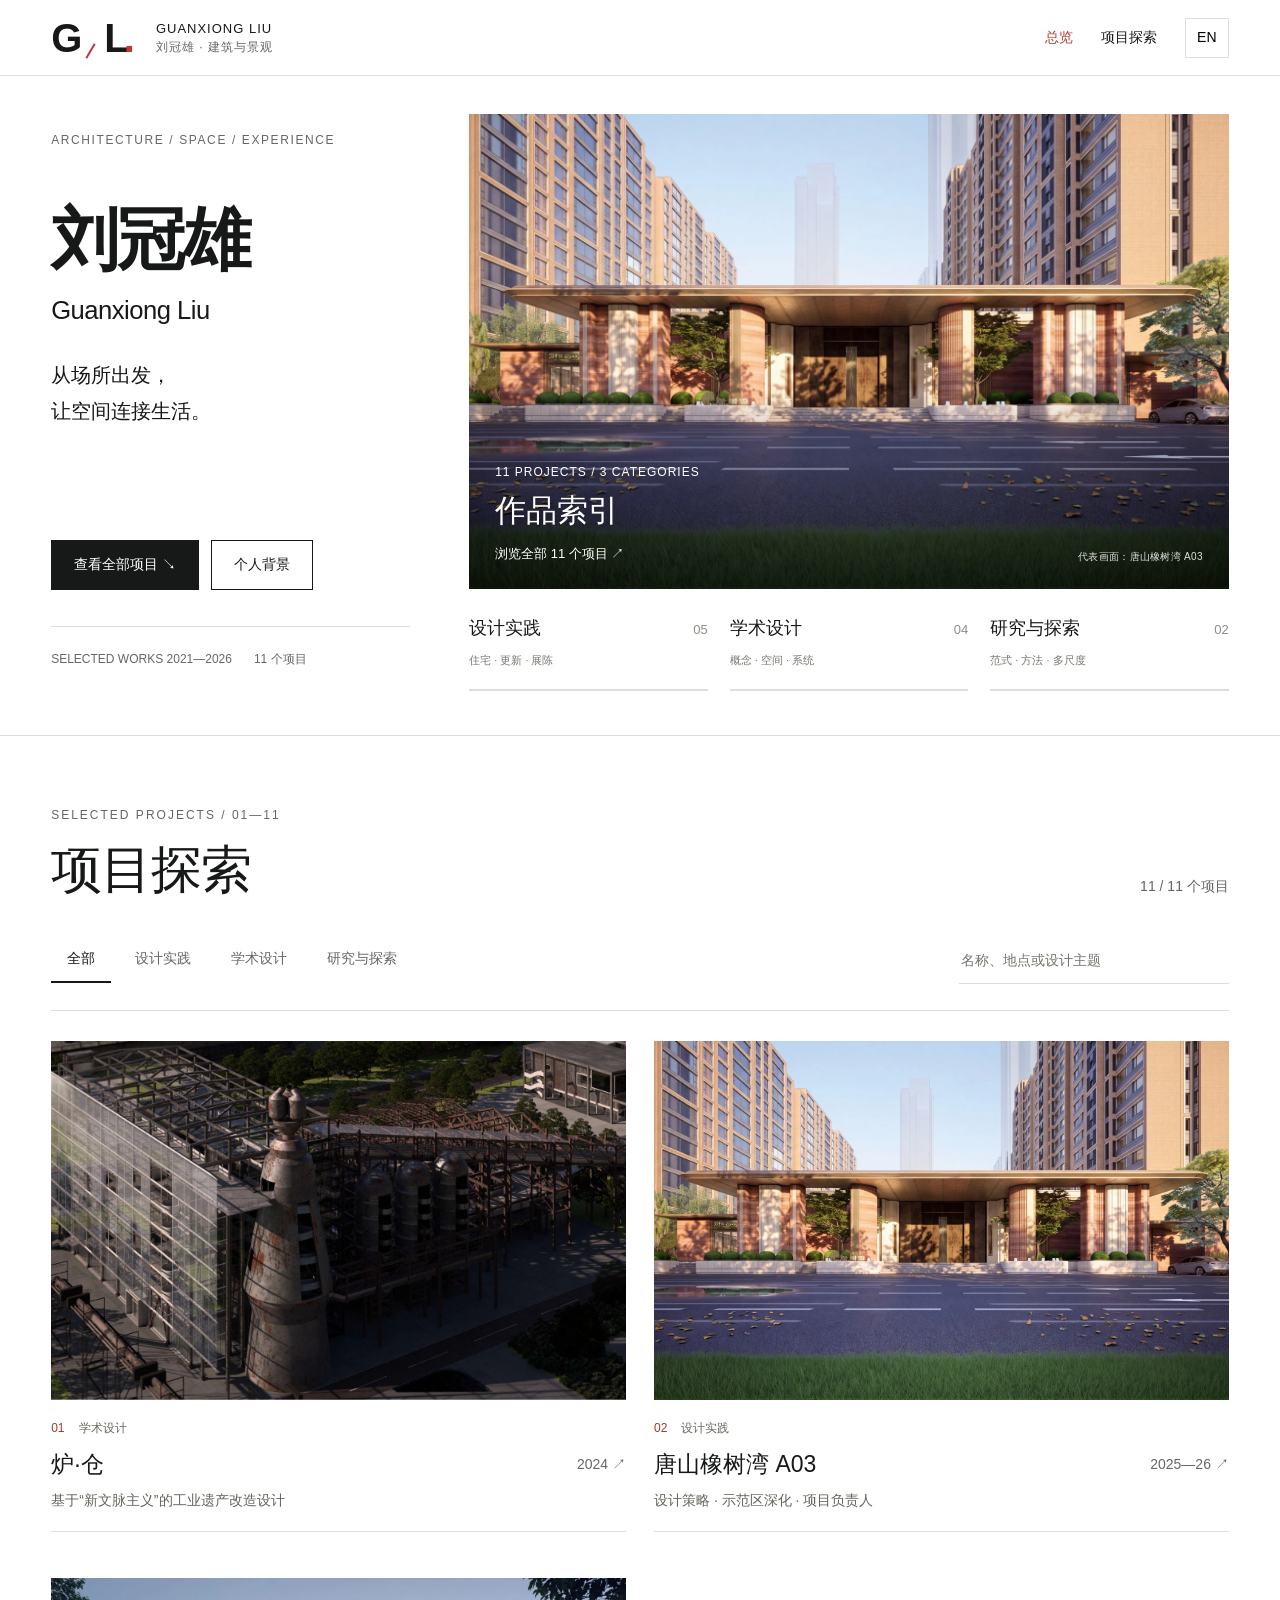
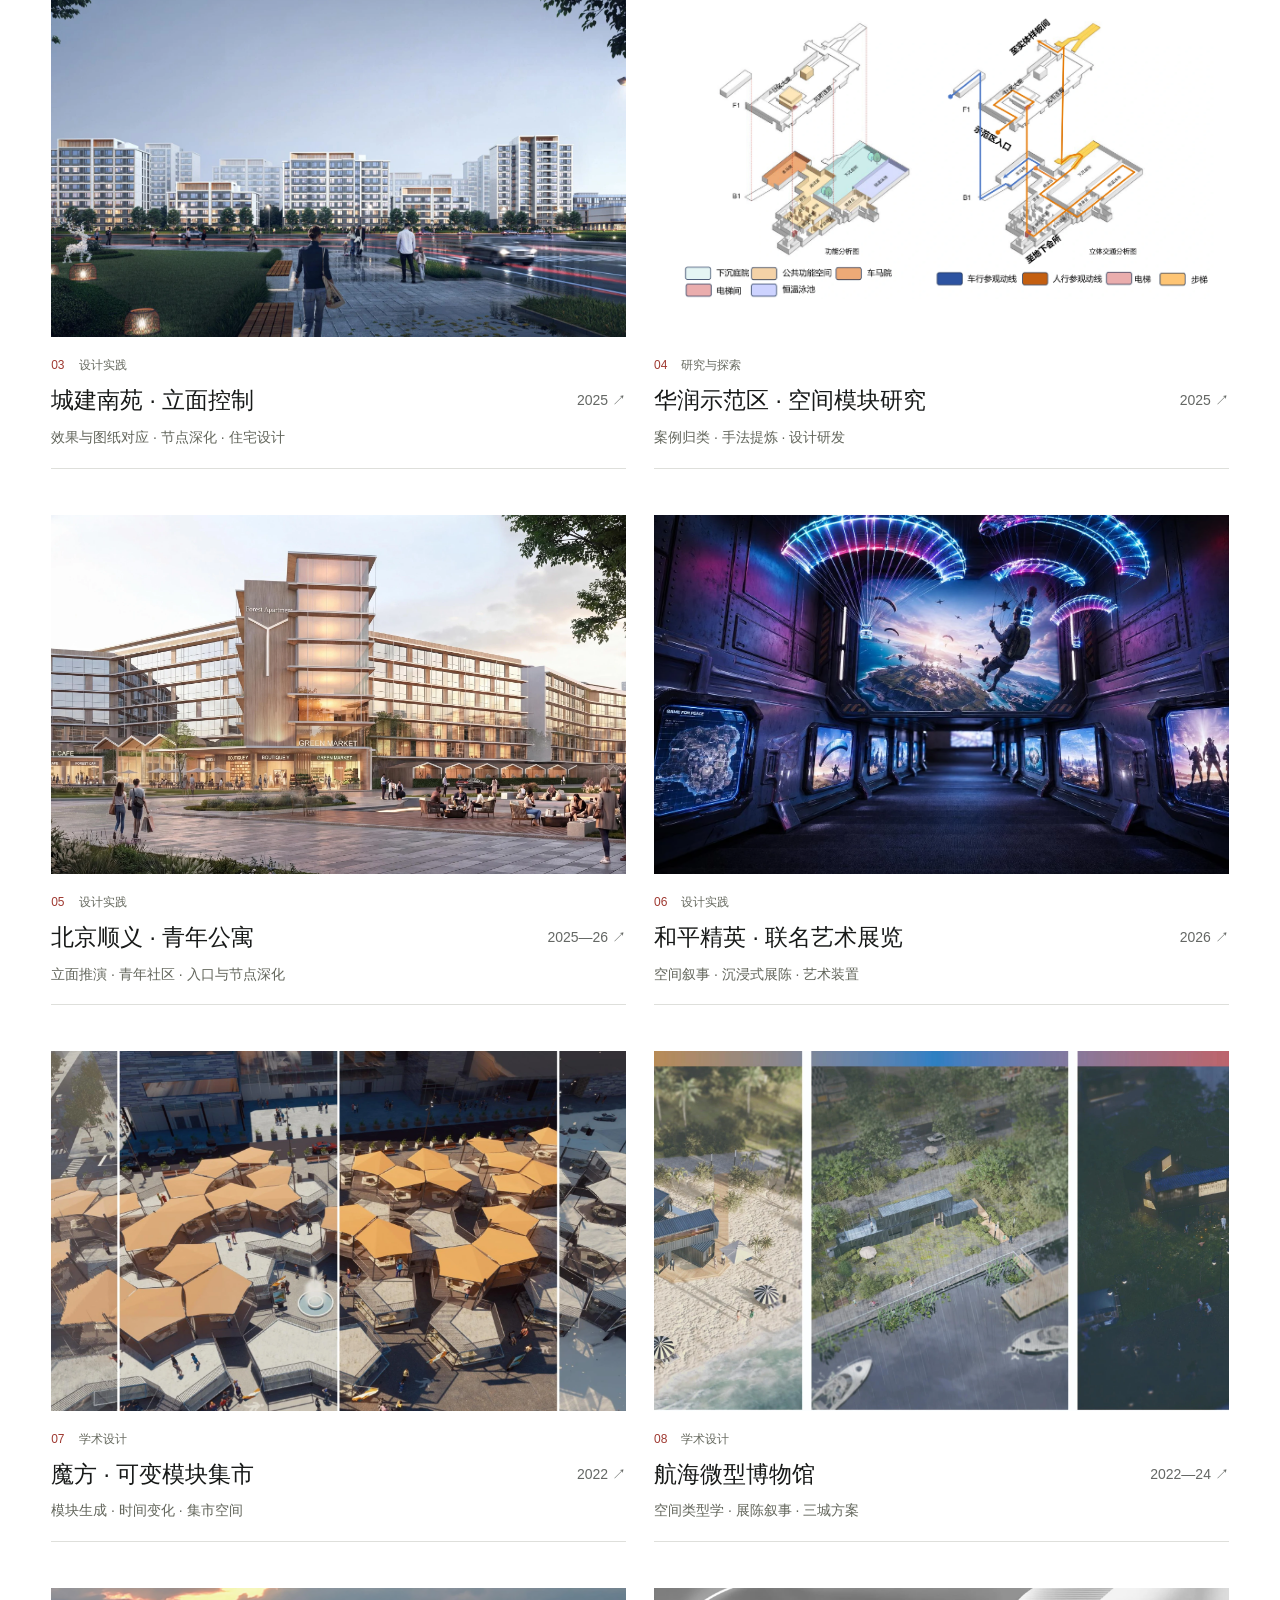
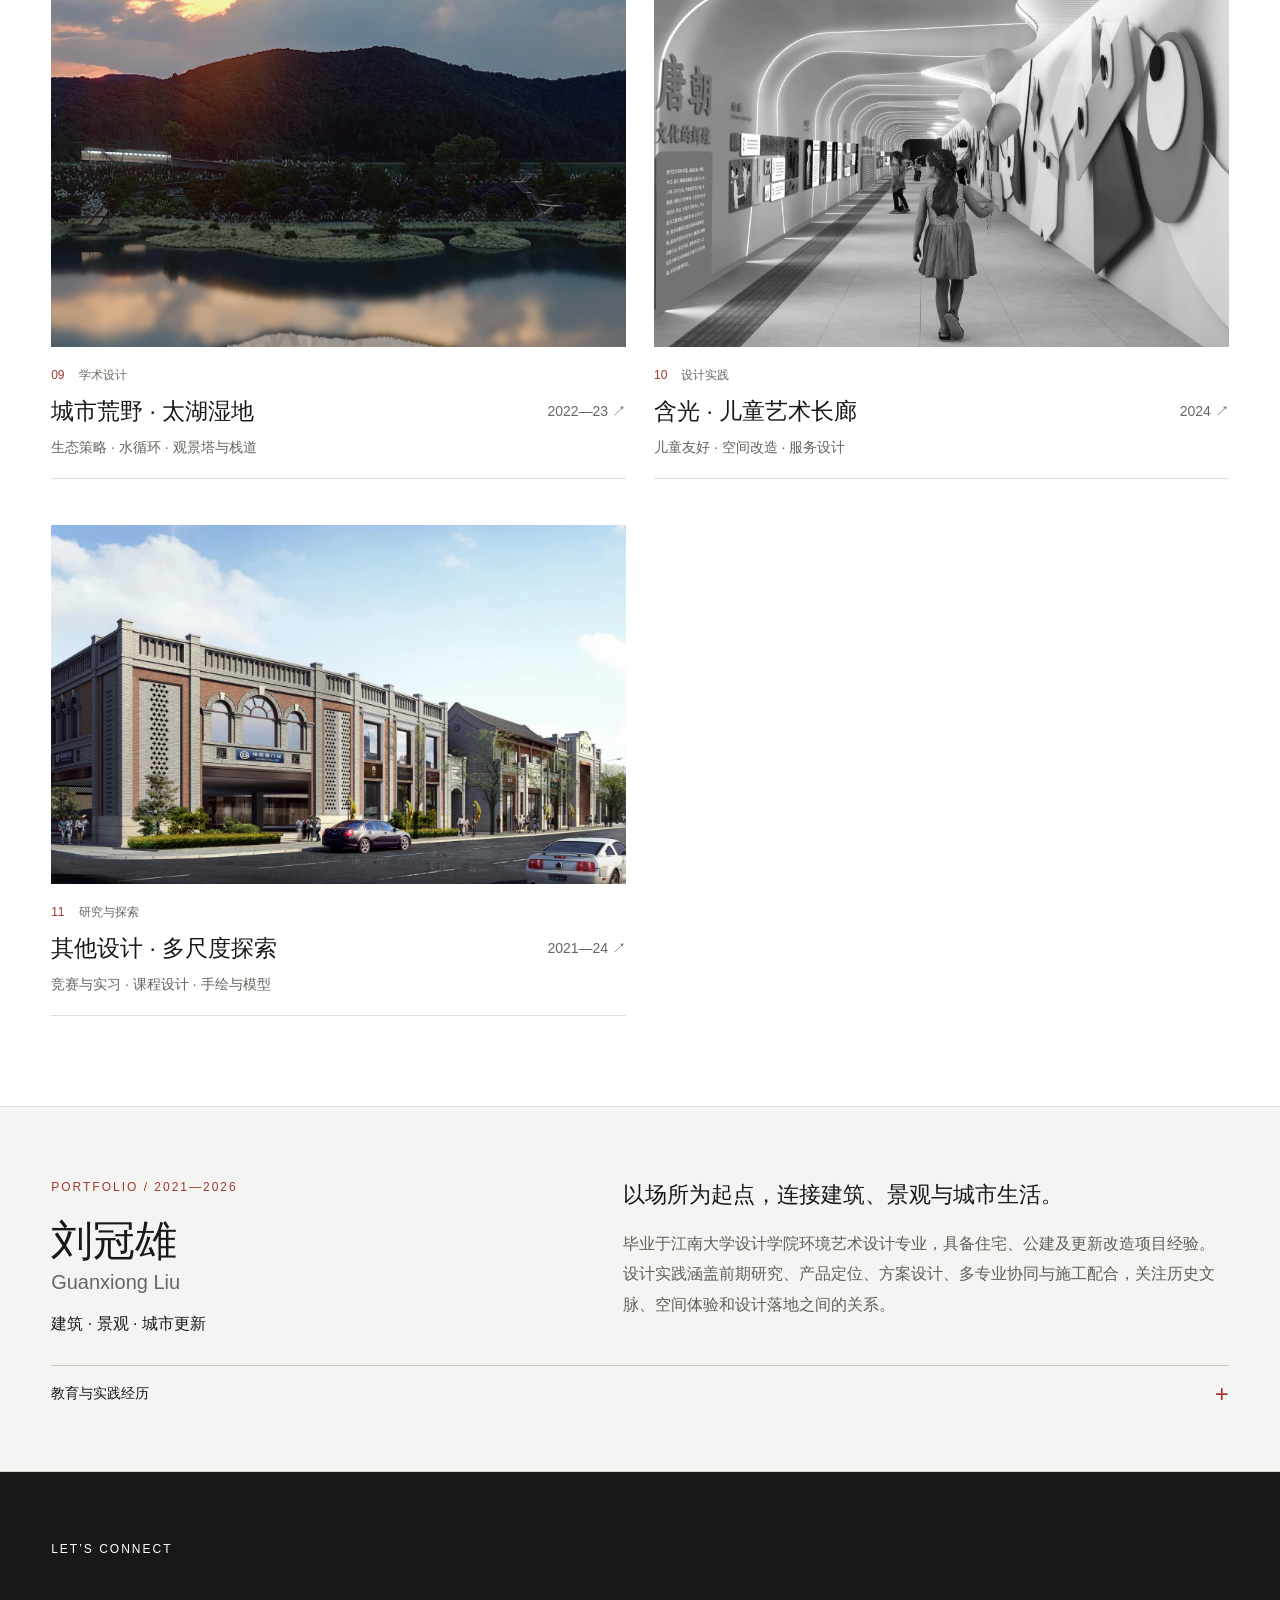
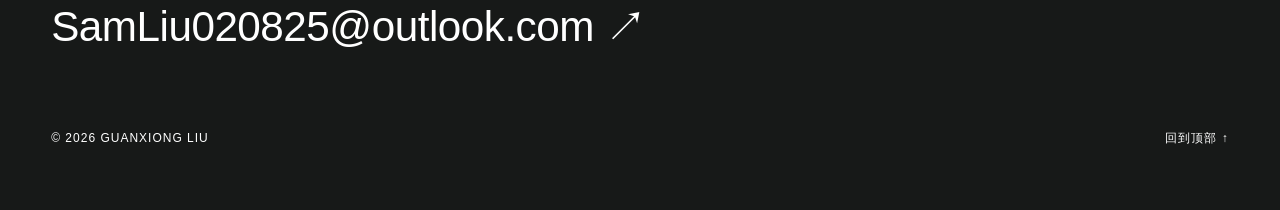
<file: index.html>
<!DOCTYPE html>

<html data-title-en="Guanxiong Liu — Architecture &amp; Landscape" data-title-zh="刘冠雄 — 建筑与景观" lang="zh-CN"><head><meta charset="utf-8"/><meta content="width=device-width,initial-scale=1" name="viewport"/><title>刘冠雄 — 建筑与景观 | Guanxiong Liu</title><meta content="刘冠雄的建筑与景观作品。探索工业遗产、场所记忆与当代空间。" name="description"/><link href="data:image/svg+xml,%3Csvg xmlns='http://www.w3.org/2000/svg' viewBox='0 0 32 32'%3E%3Crect width='32' height='32' fill='%23c63837'/%3E%3Cpath d='M8 7v18h17M15 7v11h10' fill='none' stroke='white' stroke-width='3'/%3E%3C/svg%3E" rel="icon"/><link href="style.css" rel="stylesheet"/><link href="portfolio-layout.css" rel="stylesheet"/><link href="experience.css" rel="stylesheet"/></head><body class="overview-page"><a class="skip-link" data-en="Skip to content" data-zh="跳到主要内容" href="#main-content">跳到主要内容</a>
<header><a aria-label="总览 / Overview" class="brand" href="index.html#home">G<span class="brand-line"></span>L<span class="brand-dot">.</span></a><a class="name" href="index.html#about">GUANXIONG LIU<span data-en="Architecture &amp; Landscape" data-zh="刘冠雄 · 建筑与景观">刘冠雄 · 建筑与景观</span></a><nav aria-label="主导航 / Main navigation"><a aria-current="page" data-en="Overview" data-zh="总览" href="index.html#home">总览</a><a data-en="Projects" data-project-index="" data-zh="项目探索" href="index.html#work">项目探索</a><button aria-label="Switch language" id="lang">EN</button></nav></header>
<main id="home"><span id="main-content" tabindex="-1"></span><section aria-label="作品精选 / Selected work" class="intro-stage"><div class="intro-stage-copy"><span class="small">ARCHITECTURE / SPACE / EXPERIENCE</span><h1 data-en="Guanxiong Liu&lt;span&gt;刘冠雄&lt;/span&gt;" data-zh="刘冠雄&lt;span&gt;Guanxiong Liu&lt;/span&gt;">刘冠雄<span>Guanxiong Liu</span></h1><p class="intro-line" data-en="Starting with place.&lt;br&gt;Connecting space and life." data-zh="从场所出发，&lt;br&gt;让空间连接生活。">从场所出发，<br/>让空间连接生活。</p><div class="intro-actions"><a class="action-primary" data-en="View all projects ↘" data-view-all="" data-zh="查看全部项目 ↘" href="#work">查看全部项目 ↘</a><a class="action-secondary" data-en="About me" data-zh="个人背景" href="#about">个人背景</a></div><div class="intro-stage-meta"><span>SELECTED WORKS 2021—2026</span><span data-en="11 projects" data-zh="11 个项目">11 个项目</span></div></div><div class="feature-display"><a aria-controls="project-results" class="feature-image-link" href="#work"><img alt="唐山橡树湾 A03" fetchpriority="high" src="assets/oak-cover.webp"/><div class="feature-image-label"><div><small class="feature-category-count">11 PROJECTS / 3 CATEGORIES</small><h2>作品索引</h2><p class="feature-category-action">浏览全部 11 个项目 ↗</p></div><span class="feature-representative">代表画面：唐山橡树湾 A03</span></div></a><div aria-label="按类别浏览作品 / Browse by category" class="category-choices" role="group"><button aria-controls="project-results" aria-pressed="false" class="category-choice" data-category-choice="practice" data-representative-en="Tangshan Oak Bay A03" data-representative-zh="唐山橡树湾 A03" data-src="assets/oak-cover.webp" data-title-en="Practice" data-title-zh="设计实践" type="button"><span class="category-heading"><span data-en="Practice" data-zh="设计实践">设计实践</span><span class="category-total">05</span></span><small data-en="Housing · Renewal · Exhibition" data-zh="住宅 · 更新 · 展陈">住宅 · 更新 · 展陈</small></button><button aria-controls="project-results" aria-pressed="false" class="category-choice" data-category-choice="academic" data-representative-en="Furnace &amp; Warehouse" data-representative-zh="炉·仓" data-src="assets/p1.webp" data-title-en="Academic" data-title-zh="学术设计" type="button"><span class="category-heading"><span data-en="Academic" data-zh="学术设计">学术设计</span><span class="category-total">04</span></span><small data-en="Concept · Space · Systems" data-zh="概念 · 空间 · 系统">概念 · 空间 · 系统</small></button><button aria-controls="project-results" aria-pressed="false" class="category-choice" data-category-choice="research" data-representative-en="CR Land spatial research" data-representative-zh="华润示范区研究" data-src="assets/cr-image22.webp" data-title-en="Research" data-title-zh="研究与探索" type="button"><span class="category-heading"><span data-en="Research" data-zh="研究与探索">研究与探索</span><span class="category-total">02</span></span><small data-en="Typology · Methods · Scales" data-zh="范式 · 方法 · 多尺度">范式 · 方法 · 多尺度</small></button></div></div></section>
<section aria-labelledby="explorer-title" class="work section project-explorer" id="work"><div class="explorer-heading"><div><span class="small">SELECTED PROJECTS / 01—11</span><h2 data-en="Explore projects" data-zh="项目探索" id="explorer-title">项目探索</h2></div><p aria-atomic="true" aria-live="polite" id="project-count" role="status">11 个项目</p></div><div class="explorer-controls">
<div aria-label="项目分类" class="project-filters" data-aria-en="Project categories" data-aria-zh="项目分类" role="group">
<button aria-pressed="true" data-en="All" data-filter="all" data-zh="全部" type="button">全部</button>
<button aria-pressed="false" data-en="Practice" data-filter="practice" data-zh="设计实践" type="button">设计实践</button>
<button aria-pressed="false" data-en="Academic" data-filter="academic" data-zh="学术设计" type="button">学术设计</button>
<button aria-pressed="false" data-en="Research &amp; exploration" data-filter="research" data-zh="研究与探索" type="button">研究与探索</button></div>
<div class="project-search"><label data-en="Search projects" data-zh="检索项目" for="project-query">检索项目</label>
<input autocomplete="off" data-placeholder-en="Name, place or design theme" data-placeholder-zh="名称、地点或设计主题" id="project-query" placeholder="名称、地点或设计主题" type="search"/></div>
</div><div class="project-grid" id="project-results"><a class="project-card explorer-card" data-category="academic" data-project-route="furnace-warehouse.html" data-search="炉·仓 Furnace &amp; Warehouse 上海 宝山 工业遗产 新文脉主义 更新 文化社区 2024 Shanghai Baoshan industrial heritage adaptive reuse new contextualism" href="furnace-warehouse.html" id="project-01"><div class="project-photo"><img alt="纪念馆与保留高炉鸟瞰" loading="eager" src="assets/p29.webp"/></div><div class="card-caption"><div class="card-classification"><span>01</span><span data-en="Academic" data-zh="学术设计">学术设计</span></div><div><h3 data-en="Furnace &amp; Warehouse" data-zh="炉·仓">炉·仓</h3><p data-en="Industrial Heritage Reuse through New Contextualism" data-zh="基于“新文脉主义”的工业遗产改造设计">基于“新文脉主义”的工业遗产改造设计</p></div><span class="card-year">2024 ↗</span></div></a><a class="project-card explorer-card" data-category="practice" data-project-route="oak-bay.html" data-search="唐山橡树湾 A03 Tangshan Oak Bay A03 河北 唐山 华润 住宅 示范区 产品策略 项目负责人 2025 2026 Tangshan Hebei CR Land housing residential demonstration district strategy" href="oak-bay.html" id="project-02"><div class="project-photo"><img alt="唐山橡树湾示范区入口效果图" loading="eager" src="assets/oak-cover.webp"/></div><div class="card-caption"><div class="card-classification"><span>02</span><span data-en="Practice" data-zh="设计实践">设计实践</span></div><div><h3 data-en="Tangshan Oak Bay A03" data-zh="唐山橡树湾 A03">唐山橡树湾 A03</h3><p data-en="Design strategy · Demonstration district · Project lead" data-zh="设计策略 · 示范区深化 · 项目负责人">设计策略 · 示范区深化 · 项目负责人</p></div><span class="card-year">2025—26 ↗</span></div></a><a class="project-card explorer-card" data-category="practice" data-project-route="nanyuan.html" data-search="城建南苑 · 立面控制 Nanyuan · Facade Control 北京 城建 南苑 住宅 立面 效果 图纸 节点 2025 Beijing Nanyuan residential facade elevation detail drawing" href="nanyuan.html" id="project-03"><div class="project-photo"><img alt="城建南苑沿街效果图" loading="lazy" src="assets/ny-render9.webp"/></div><div class="card-caption"><div class="card-classification"><span>03</span><span data-en="Practice" data-zh="设计实践">设计实践</span></div><div><h3 data-en="Nanyuan · Facade Control" data-zh="城建南苑 · 立面控制">城建南苑 · 立面控制</h3><p data-en="Render-to-drawing coordination · Facade details · Housing" data-zh="效果与图纸对应 · 节点深化 · 住宅设计">效果与图纸对应 · 节点深化 · 住宅设计</p></div><span class="card-year">2025 ↗</span></div></a><a class="project-card explorer-card analysis-card" data-category="research" data-project-route="cr-research.html" data-search="华润示范区 · 空间模块研究 CR Land · Spatial Design Research 华润 示范区 研发 案例 空间 模块 流线 剖面 2025 CR Land research precedent spatial module circulation section" href="cr-research.html" id="project-04"><div class="project-photo cr-card-photo"><img alt="北京和樾望云 · 功能分层与人车立体交通分析" height="1246" loading="lazy" src="assets/cr-cover-circulation.webp" width="2401"/></div><div class="card-caption"><div class="card-classification"><span>04</span><span data-en="Research &amp; exploration" data-zh="研究与探索">研究与探索</span></div><div><h3 data-en="CR Land · Spatial Design Research" data-zh="华润示范区 · 空间模块研究">华润示范区 · 空间模块研究</h3><p data-en="Precedent analysis · Design synthesis · R&amp;D" data-zh="案例归类 · 手法提炼 · 设计研发">案例归类 · 手法提炼 · 设计研发</p></div><span class="card-year">2025 ↗</span></div></a><a class="project-card explorer-card" data-category="practice" data-project-route="shunyi-apartments.html" data-search="北京 顺义 江河 建信 青年 公寓 青年公寓 立面 方案 入口 节点 漫光里 超链社区 2025 2026 Beijing Shunyi Jianghe youth apartments facade community housing" href="shunyi-apartments.html" id="project-05"><div class="project-photo"><img alt="北京顺义青年公寓 · 漫光里西南界面" height="1339" loading="lazy" src="assets/sy-p153.webp" width="2400"/></div><div class="card-caption"><div class="card-classification"><span>05</span><span data-en="Practice" data-zh="设计实践">设计实践</span></div><div><h3 data-en="Shunyi · Youth Apartments" data-zh="北京顺义 · 青年公寓">北京顺义 · 青年公寓</h3><p data-en="Facade development · Youth community · Entrances &amp; details" data-zh="立面推演 · 青年社区 · 入口与节点深化">立面推演 · 青年社区 · 入口与节点深化</p></div><span class="card-year">2025—26 ↗</span></div></a><a class="project-card explorer-card" data-category="practice" data-project-route="peace-elite.html" data-search="和平精英 游戏 联名 艺术 展览 展陈 沉浸 互动 装置 光网 森林 数字影像 2026 Game for Peace Game for Peace art collaboration exhibition immersive installation interactive media spatial design" href="peace-elite.html" id="project-06"><div class="project-photo"><img alt="和平精英联名艺术展览 · 序厅空降伞装置与沉浸式画面" height="941" loading="lazy" src="assets/pe-p9.webp" width="1672"/></div><div class="card-caption"><div class="card-classification"><span>06</span><span data-en="Practice" data-zh="设计实践">设计实践</span></div><div><h3 data-en="Game for Peace · Art Collaboration Exhibition" data-zh="和平精英 · 联名艺术展览">和平精英 · 联名艺术展览</h3><p data-en="Spatial narrative · Immersive exhibition · Art installations" data-zh="空间叙事 · 沉浸式展陈 · 艺术装置">空间叙事 · 沉浸式展陈 · 艺术装置</p></div><span class="card-year">2026 ↗</span></div></a><a class="project-card explorer-card" data-category="academic" data-project-route="modular-market.html" data-search="魔方 集市 模块 可变性 时间 竞赛 郑州 二七广场 日照 参数化 2022 Rubik cube modular market Zhengzhou Erqi competition seasonal parametric" href="modular-market.html" id="project-07"><div class="project-photo"><img alt="多功能模块集市 · 总体效果" height="1063" loading="lazy" src="assets/pf-market-hero.webp" width="2600"/></div><div class="card-caption"><div class="card-classification"><span>07</span><span data-en="Academic" data-zh="学术设计">学术设计</span></div><div><h3 data-en="Rubik’s Cube · Modular Market" data-zh="魔方 · 可变模块集市">魔方 · 可变模块集市</h3><p data-en="Modular systems · Temporal change · Market spaces" data-zh="模块生成 · 时间变化 · 集市空间">模块生成 · 时间变化 · 集市空间</p></div><span class="card-year">2022 ↗</span></div></a><a class="project-card explorer-card" data-category="academic" data-project-route="nautical-museum.html" data-search="航海 微型 博物馆 竞赛 船厂 Baglietto 纽约 迈阿密 伦敦 类型学 2022 2024 nautical micro museum New York Miami London exhibition competition" href="nautical-museum.html" id="project-08"><div class="project-photo"><img alt="迈阿密、伦敦与纽约的场景方案" height="1181" loading="lazy" src="assets/pf-nautical-hero.webp" width="2600"/></div><div class="card-caption"><div class="card-classification"><span>08</span><span data-en="Academic" data-zh="学术设计">学术设计</span></div><div><h3 data-en="Nautical Micro Museum" data-zh="航海微型博物馆">航海微型博物馆</h3><p data-en="Spatial typology · Exhibition narrative · Three cities" data-zh="空间类型学 · 展陈叙事 · 三城方案">空间类型学 · 展陈叙事 · 三城方案</p></div><span class="card-year">2022—24 ↗</span></div></a><a class="project-card explorer-card" data-category="academic" data-project-route="taihu-wilderness.html" data-search="城市 荒野 太湖 湿地 景观 生态 水循环 栖息地 观景塔 栈道 2022 2023 Taihu urban wilderness wetland landscape ecology habitat boardwalk" href="taihu-wilderness.html" id="project-09"><div class="project-photo"><img alt="城市荒野 · 湿地水岸" height="1461" loading="lazy" src="assets/pf-wetland-hero.webp" width="2600"/></div><div class="card-caption"><div class="card-classification"><span>09</span><span data-en="Academic" data-zh="学术设计">学术设计</span></div><div><h3 data-en="Urban Wilderness · Taihu Wetland" data-zh="城市荒野 · 太湖湿地">城市荒野 · 太湖湿地</h3><p data-en="Ecological strategy · Water cycles · Towers &amp; boardwalks" data-zh="生态策略 · 水循环 · 观景塔与栈道">生态策略 · 水循环 · 观景塔与栈道</p></div><span class="card-year">2022—23 ↗</span></div></a><a class="project-card explorer-card" data-category="practice" data-project-route="hanguang-gallery.html" data-search="含光 儿童 艺术 长廊 地下通道 美育 长沙 校园 体验旅程 服务蓝图 2024 Hanguang children art passage Changsha education service design" href="hanguang-gallery.html" id="project-10"><div class="project-photo"><img alt="儿童艺术长廊 · 室内方案意向" height="1115" loading="lazy" src="assets/pf-hanguang-hero.webp" width="1749"/></div><div class="card-caption"><div class="card-classification"><span>10</span><span data-en="Practice" data-zh="设计实践">设计实践</span></div><div><h3 data-en="Hanguang · Children’s Art Passage" data-zh="含光 · 儿童艺术长廊">含光 · 儿童艺术长廊</h3><p data-en="Child-friendly design · Spatial renewal · Service design" data-zh="儿童友好 · 空间改造 · 服务设计">儿童友好 · 空间改造 · 服务设计</p></div><span class="card-year">2024 ↗</span></div></a><a class="project-card explorer-card" data-category="research" data-project-route="other-designs.html" data-search="其他 设计 建筑 景观 室内 餐厅 地域 建筑 水乡 竞赛 实习 整合创新 手绘 快题 手工 模型 2021 2022 2023 2024 other work restaurant regional architecture village competition internship sketch model" href="other-designs.html" id="project-11"><div class="project-photo"><img alt="实习参与 · 沿街建筑改造效果" height="954" loading="lazy" src="assets/pf-other-hero.webp" width="1907"/></div><div class="card-caption"><div class="card-classification"><span>11</span><span data-en="Research &amp; exploration" data-zh="研究与探索">研究与探索</span></div><div><h3 data-en="Other Work · Design Across Scales" data-zh="其他设计 · 多尺度探索">其他设计 · 多尺度探索</h3><p data-en="Competitions &amp; practice · Coursework · Drawing &amp; models" data-zh="竞赛与实习 · 课程设计 · 手绘与模型">竞赛与实习 · 课程设计 · 手绘与模型</p></div><span class="card-year">2021—24 ↗</span></div></a></div><div class="project-empty" hidden="" id="project-empty"><p data-en="No matching projects." data-zh="没有找到匹配的项目。">没有找到匹配的项目。</p><button data-en="View all projects" data-zh="查看全部项目" id="reset-projects" type="button">查看全部项目</button></div></section><section class="section profile-overview" id="about"><div class="profile-layout">
<div class="profile-identity"><span class="small">PORTFOLIO / 2021—2026</span>
<h2 data-en="Guanxiong Liu&lt;span&gt;刘冠雄&lt;/span&gt;" data-zh="刘冠雄&lt;span&gt;Guanxiong Liu&lt;/span&gt;">刘冠雄<span>Guanxiong Liu</span></h2>
<p data-en="Architecture · Landscape · Urban Renewal" data-zh="建筑 · 景观 · 城市更新">建筑 · 景观 · 城市更新</p></div>
<div class="profile-summary"><p class="lead" data-en="Starting with place. Connecting architecture, landscape and urban life." data-zh="以场所为起点，连接建筑、景观与城市生活。">以场所为起点，连接建筑、景观与城市生活。</p><p data-en="A graduate of Environmental Art Design at Jiangnan University's School of Design, Guanxiong Liu has experience in residential, public-building and adaptive reuse projects. His practice spans early research, product positioning, concept design, multidisciplinary coordination and construction support, with an interest in context, spatial experience and implementation." data-zh="毕业于江南大学设计学院环境艺术设计专业，具备住宅、公建及更新改造项目经验。设计实践涵盖前期研究、产品定位、方案设计、多专业协同与施工配合，关注历史文脉、空间体验和设计落地之间的关系。">毕业于江南大学设计学院环境艺术设计专业，具备住宅、公建及更新改造项目经验。设计实践涵盖前期研究、产品定位、方案设计、多专业协同与施工配合，关注历史文脉、空间体验和设计落地之间的关系。</p></div></div><details class="profile-details"><summary><span data-en="Education &amp; experience" data-zh="教育与实践经历">教育与实践经历</span></summary><div class="profile-history"><div class="experience"><span>2025.03—2026.08</span><h3 data-en="Architectural Designer" data-zh="方案建筑师">方案建筑师</h3><p data-en="Project lead for CR Land Tangshan Oak Bay, Plot A03, covering site feasibility, product strategy, design and coordination. Contributed to 18 land feasibility studies and residential design research." data-zh="担任华润唐山橡树湾 A03 地块项目负责人，参与拿地研判、产品策略、方案设计与深化落地；参与18项拿地测算及住宅专项研发。">担任华润唐山橡树湾 A03 地块项目负责人，参与拿地研判、产品策略、方案设计与深化落地；参与18项拿地测算及住宅专项研发。</p></div><div class="experience"><span>2024.03—2024.11</span><h3 data-en="Art Education Passage · Lead Designer" data-zh="地下通道美育文化改造 · 主创设计师">地下通道美育文化改造 · 主创设计师</h3><p data-en="Research, spatial design, client presentations and construction coordination for a passage connecting two primary school campuses in Hunan." data-zh="参与湖南某小学两校区之间地下通道的调研、空间设计、方案汇报及施工沟通。">参与湖南某小学两校区之间地下通道的调研、空间设计、方案汇报及施工沟通。</p></div><div class="experience"><span>2020.09—2024.07</span><h3 data-en="Jiangnan University · Environmental Art Design" data-zh="江南大学 · 环境艺术设计本科">江南大学 · 环境艺术设计本科</h3></div><p class="skills">Rhino / CAD / Revit / SketchUp / D5 / V-Ray / Adobe Photoshop &amp; Illustrator / ArcGIS / Figma</p></div></details></section>
<footer class="section"><span class="small">LET’S CONNECT</span><a class="email" href="mailto:SamLiu020825@outlook.com">SamLiu020825@outlook.com ↗</a><div><span>© 2026 GUANXIONG LIU</span><a data-en="BACK TO TOP ↑" data-zh="回到顶部 ↑" href="#home">回到顶部 ↑</a></div></footer></main><script src="app.js"></script><script src="portfolio-index.js"></script><script src="experience.js"></script></body></html>
</file>
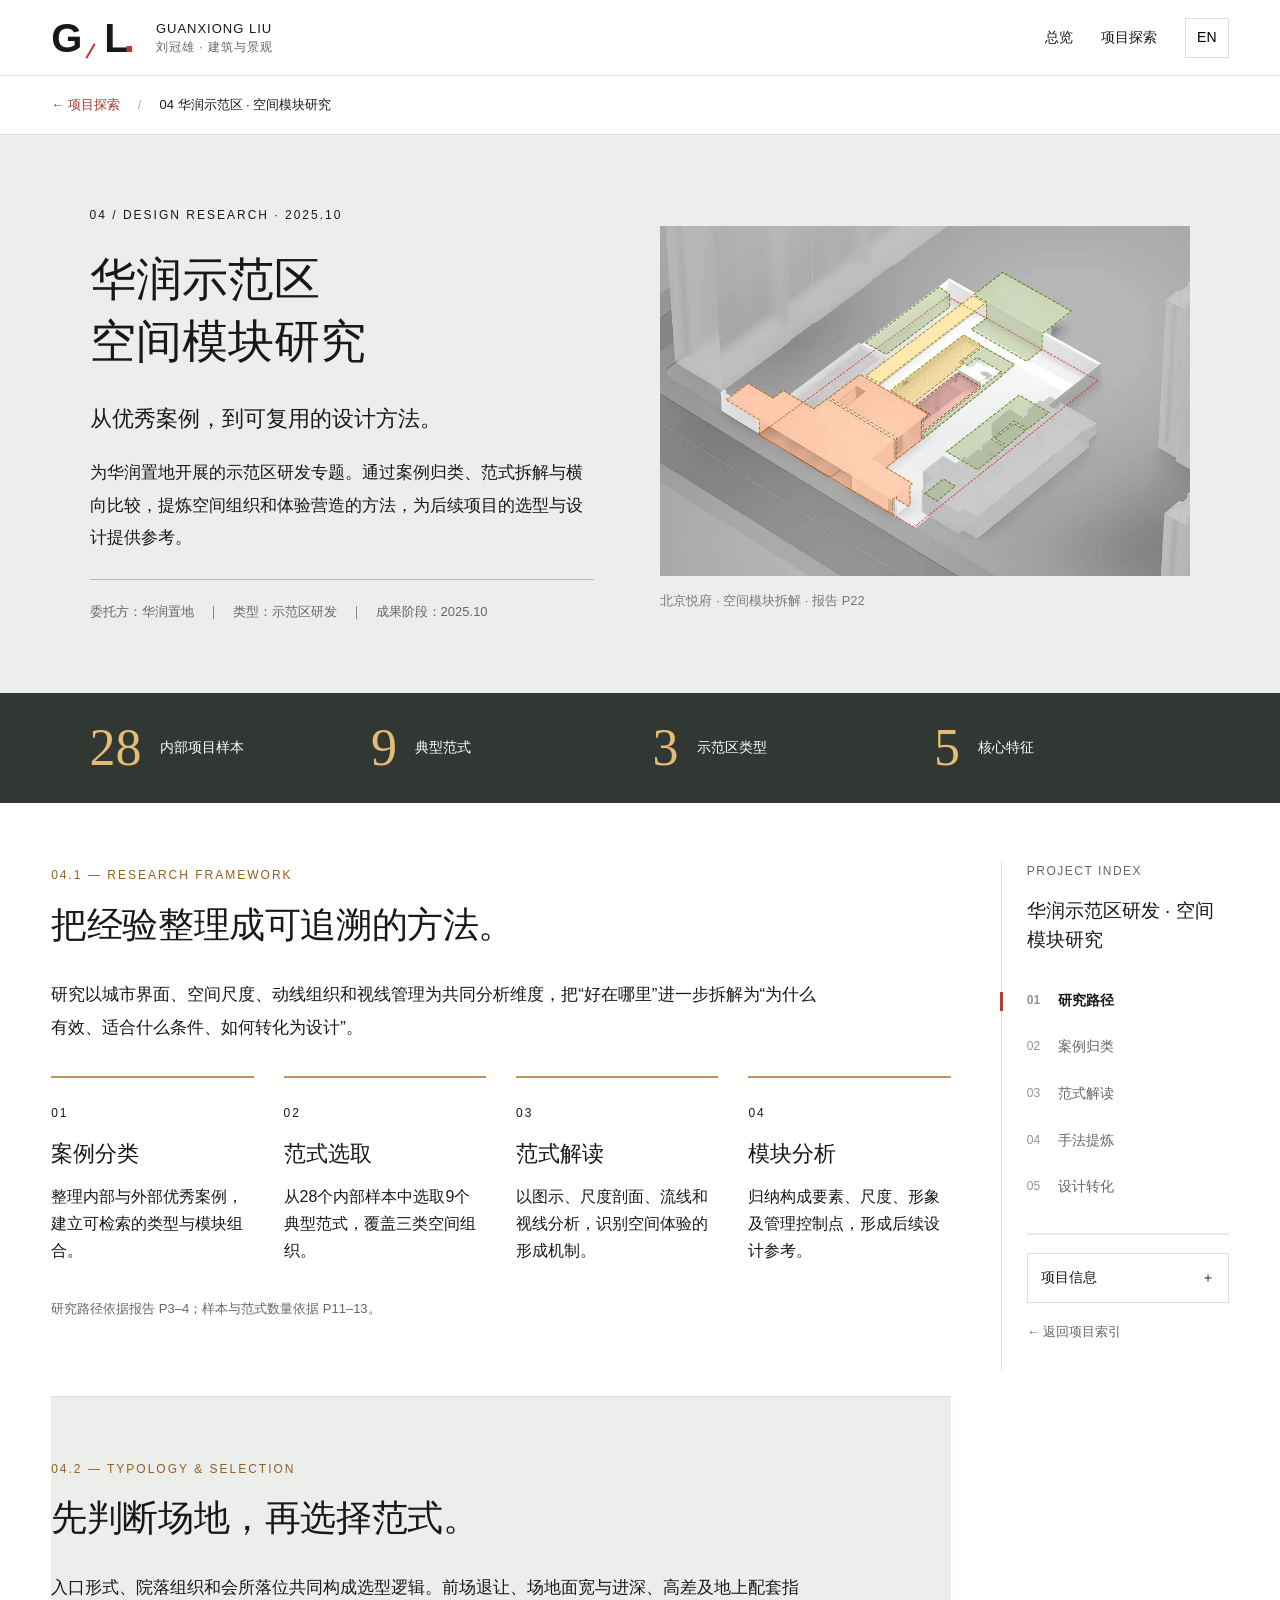
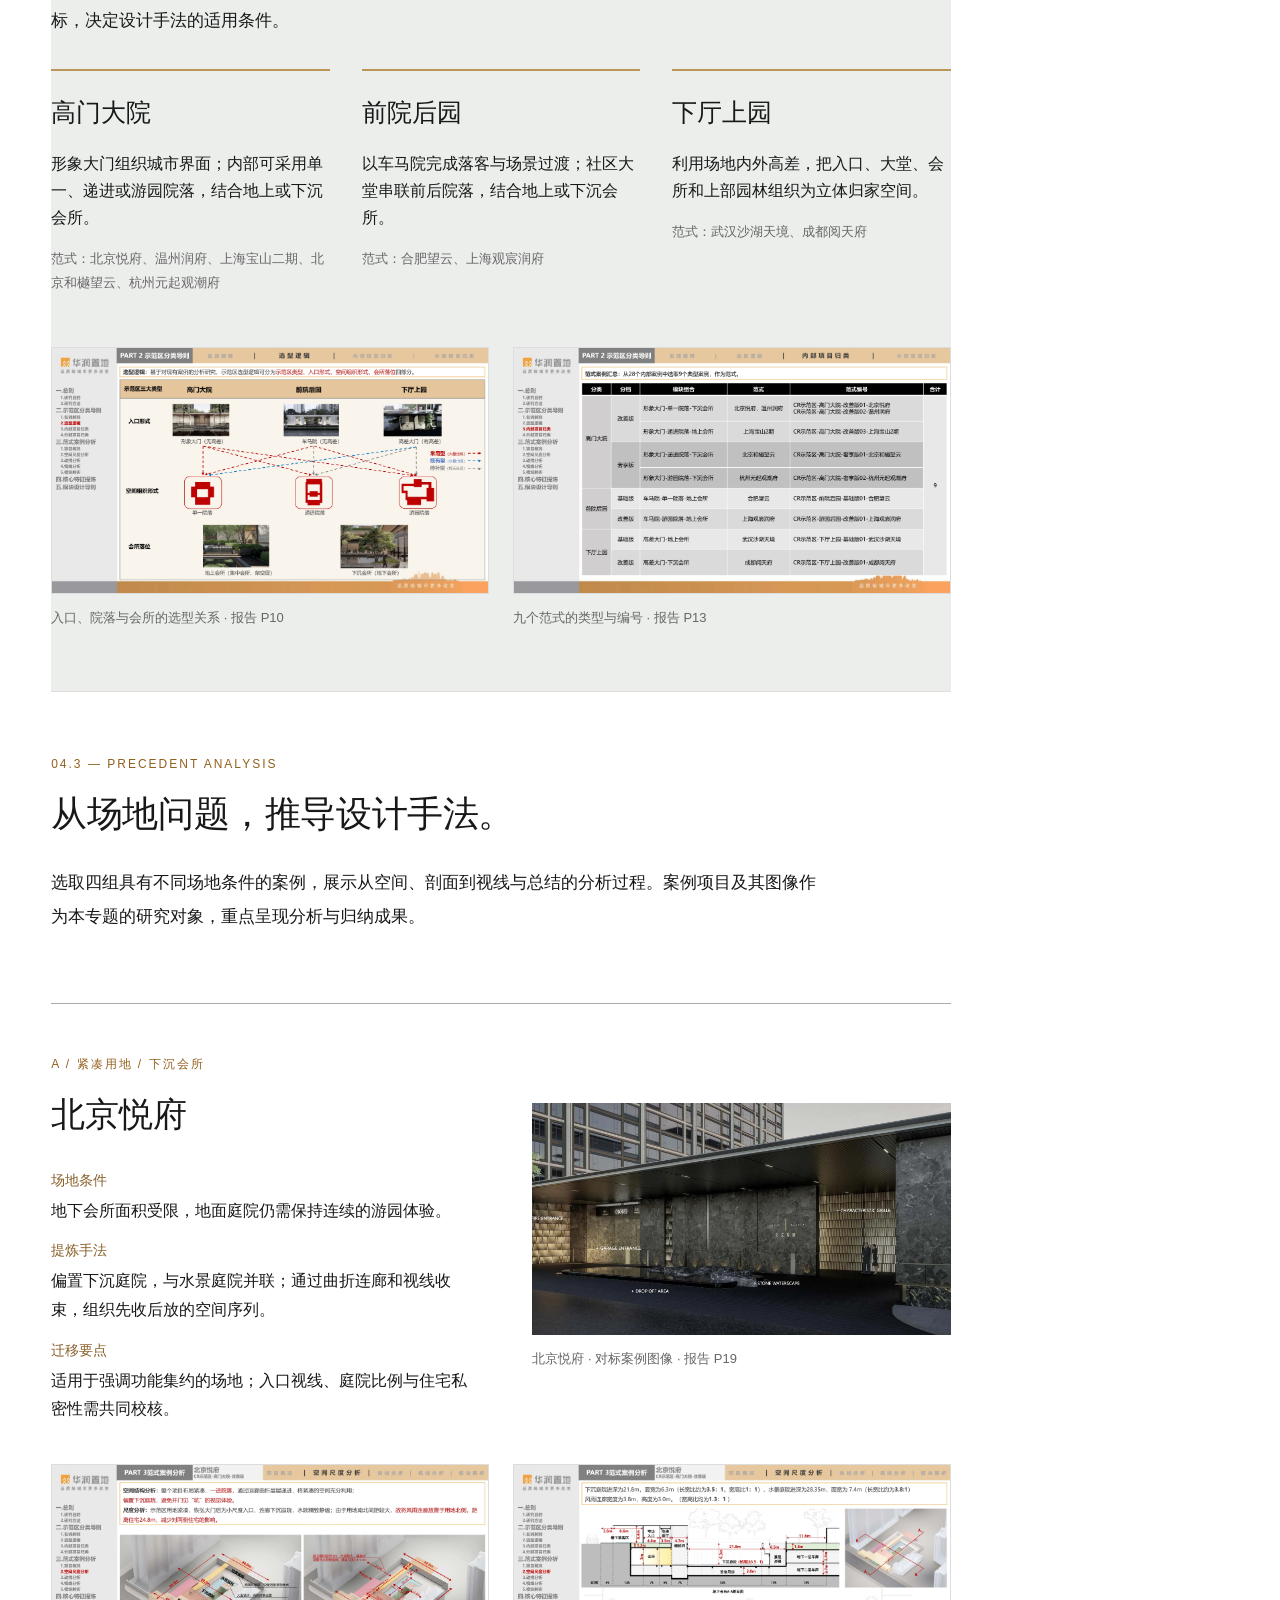
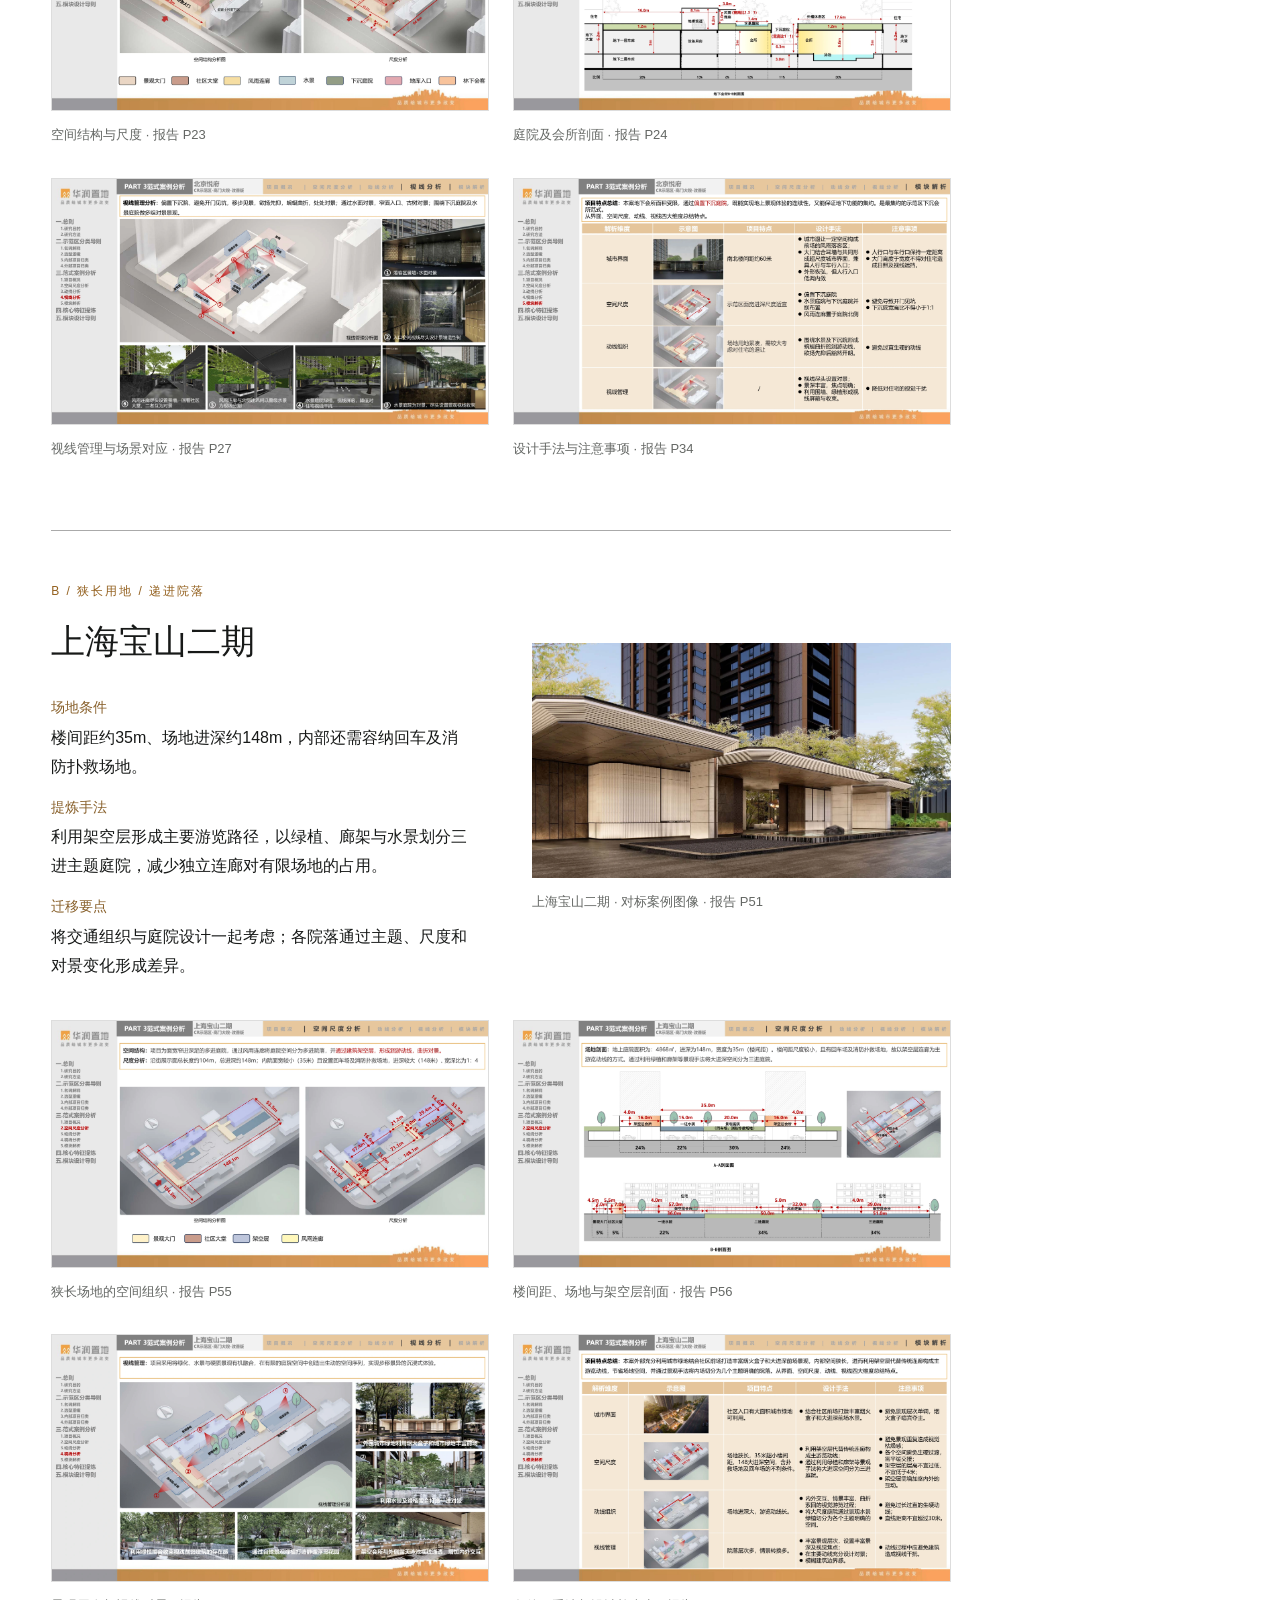
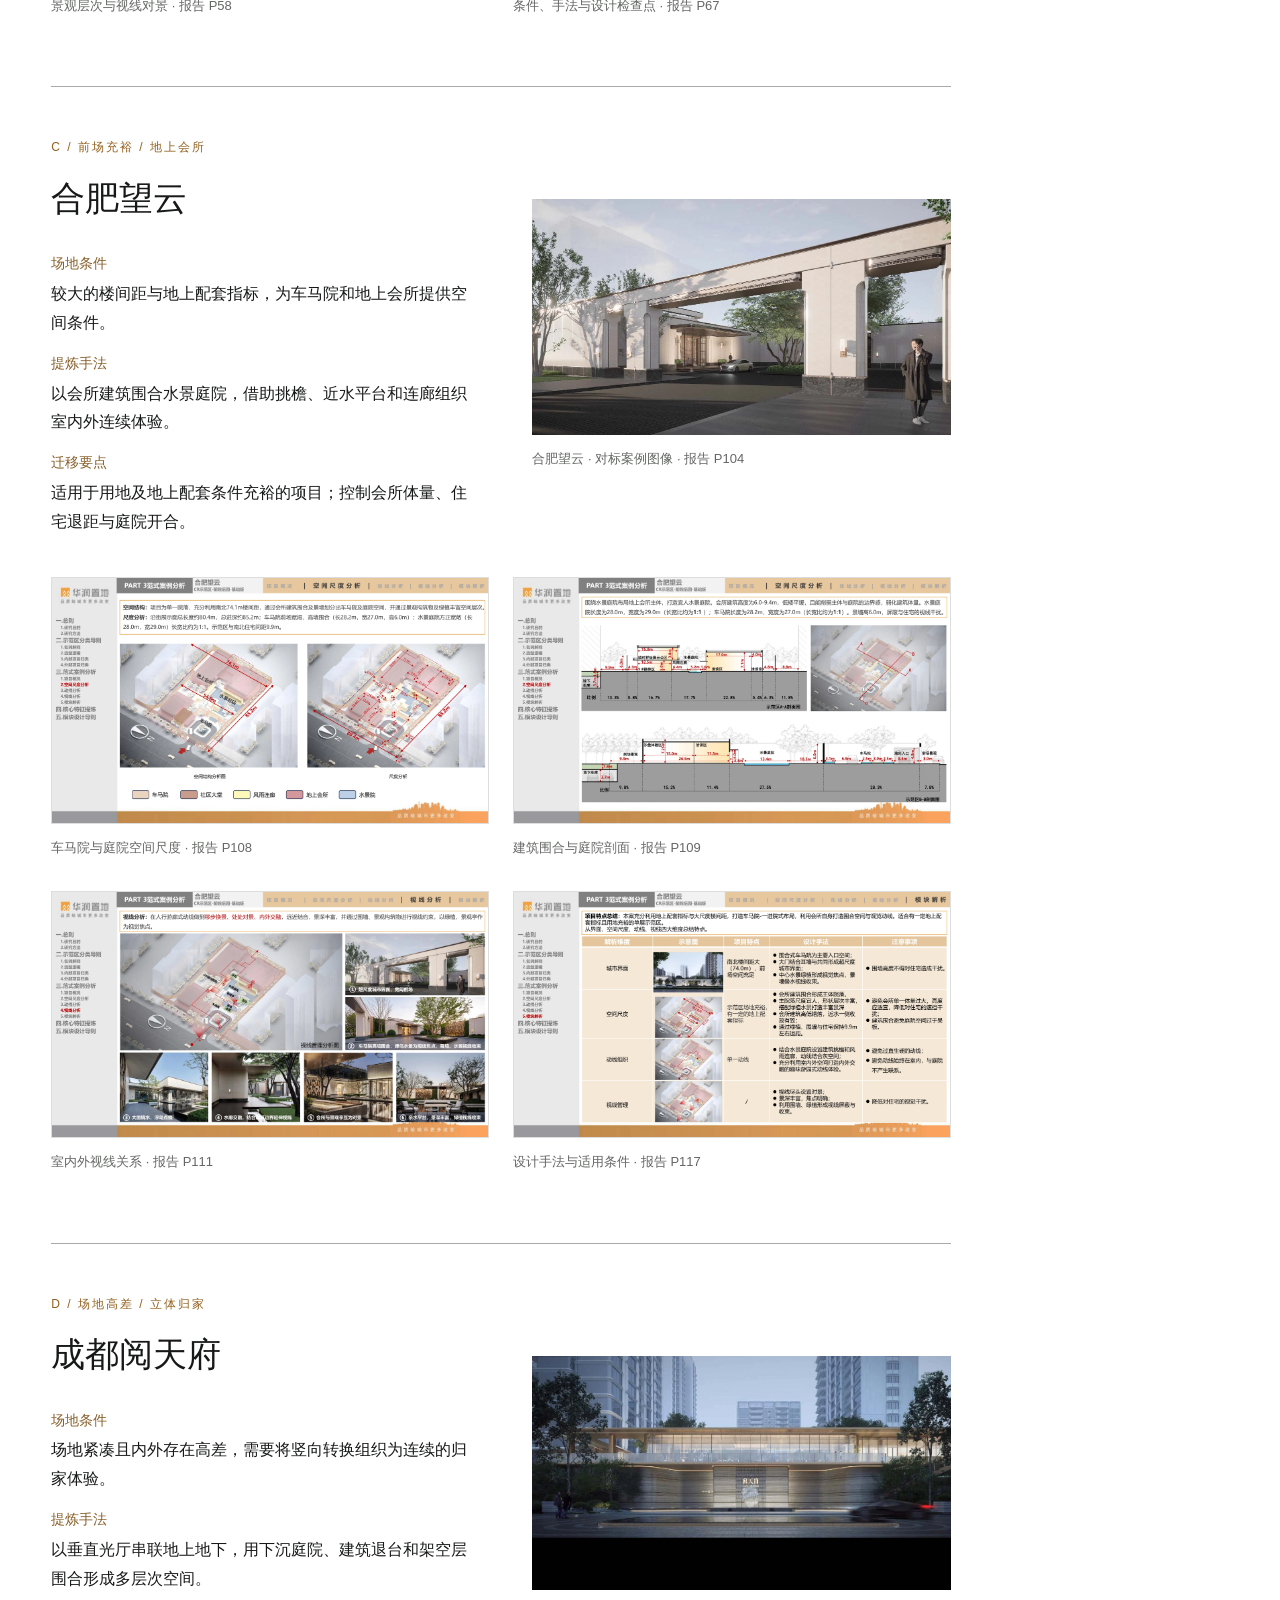
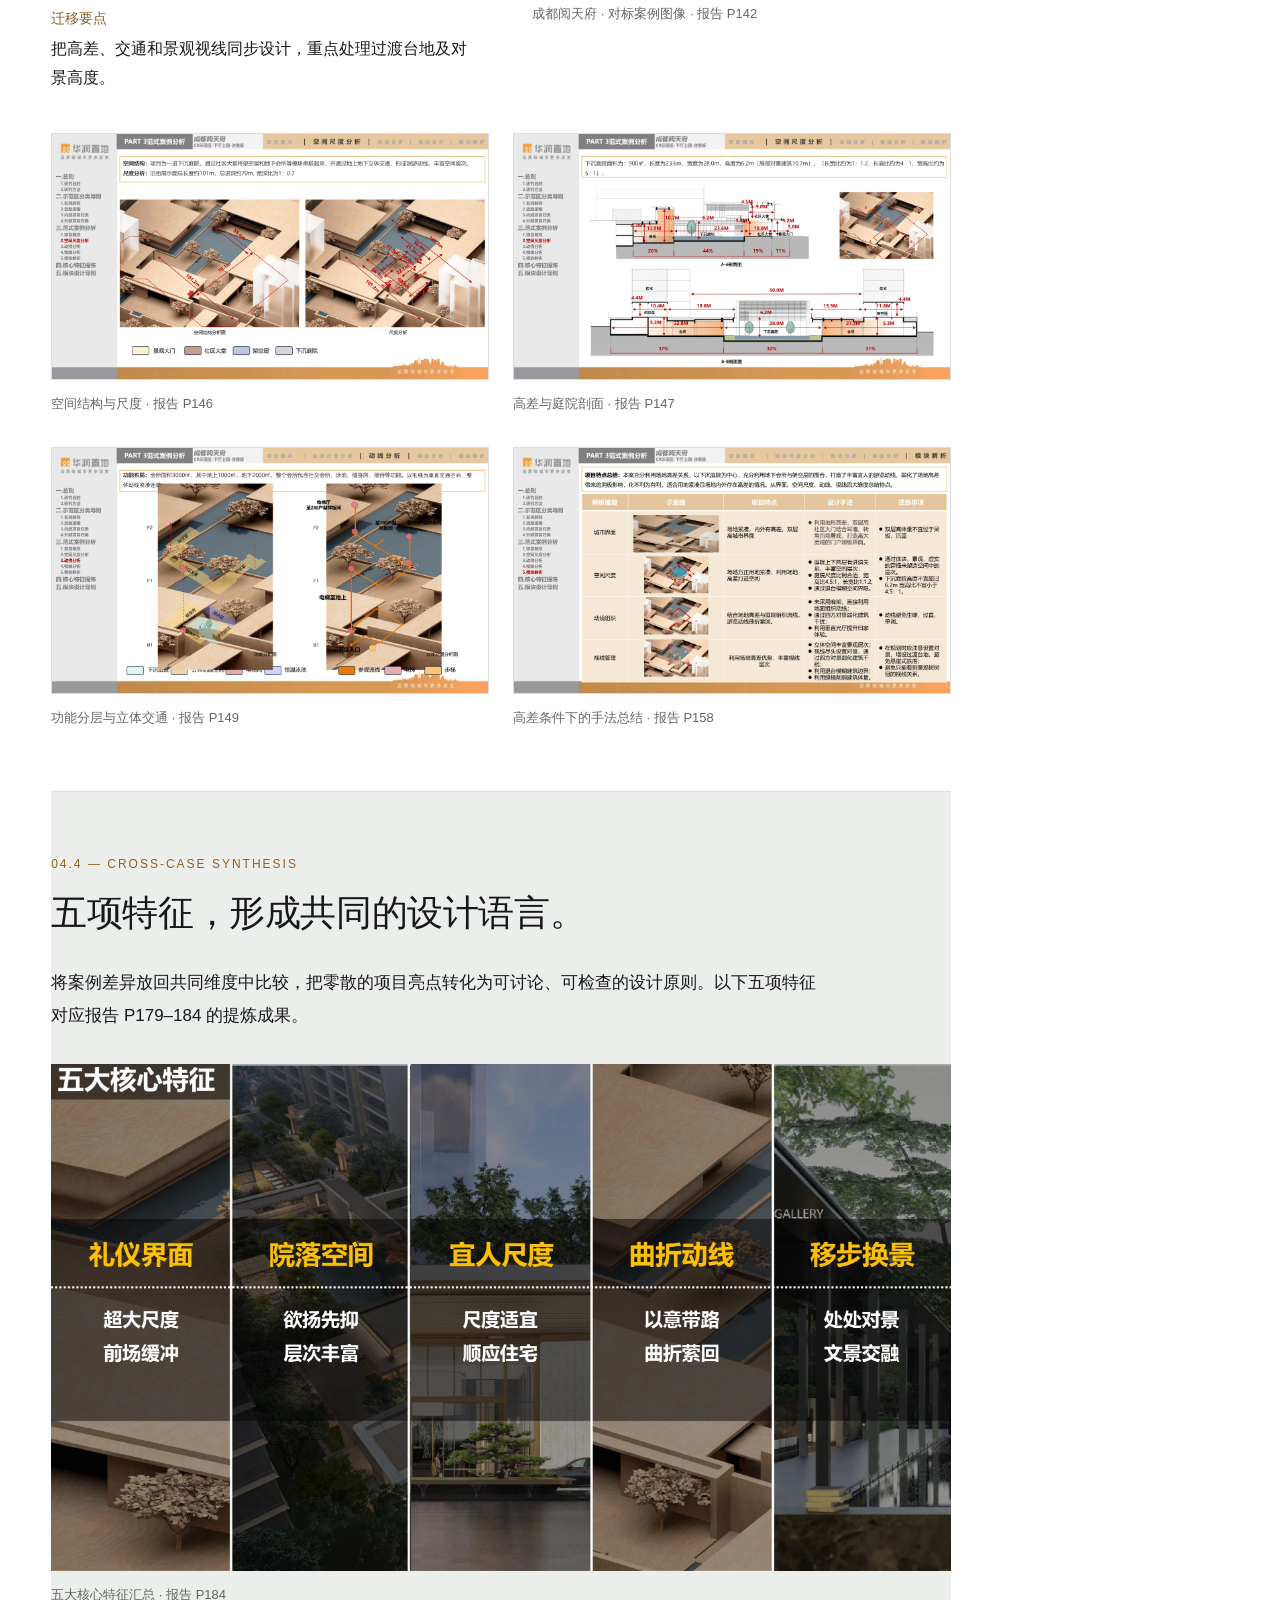
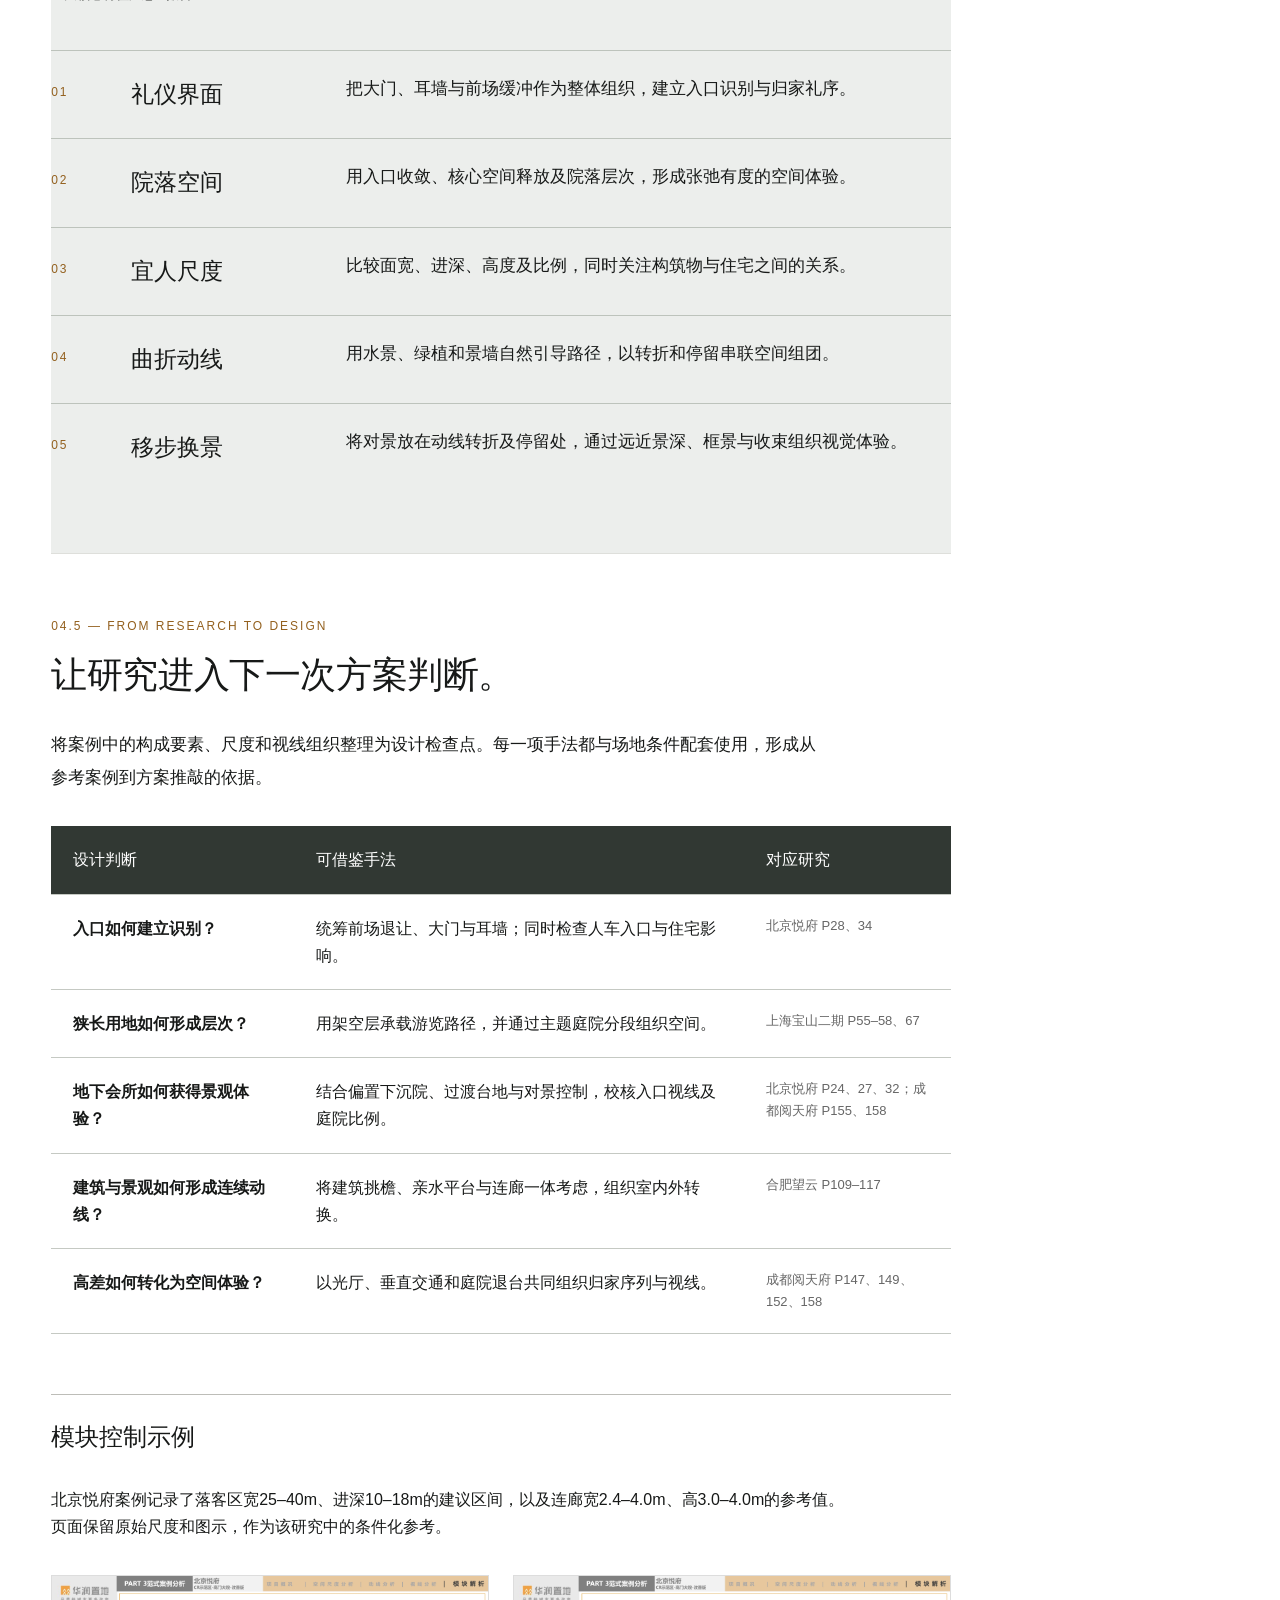
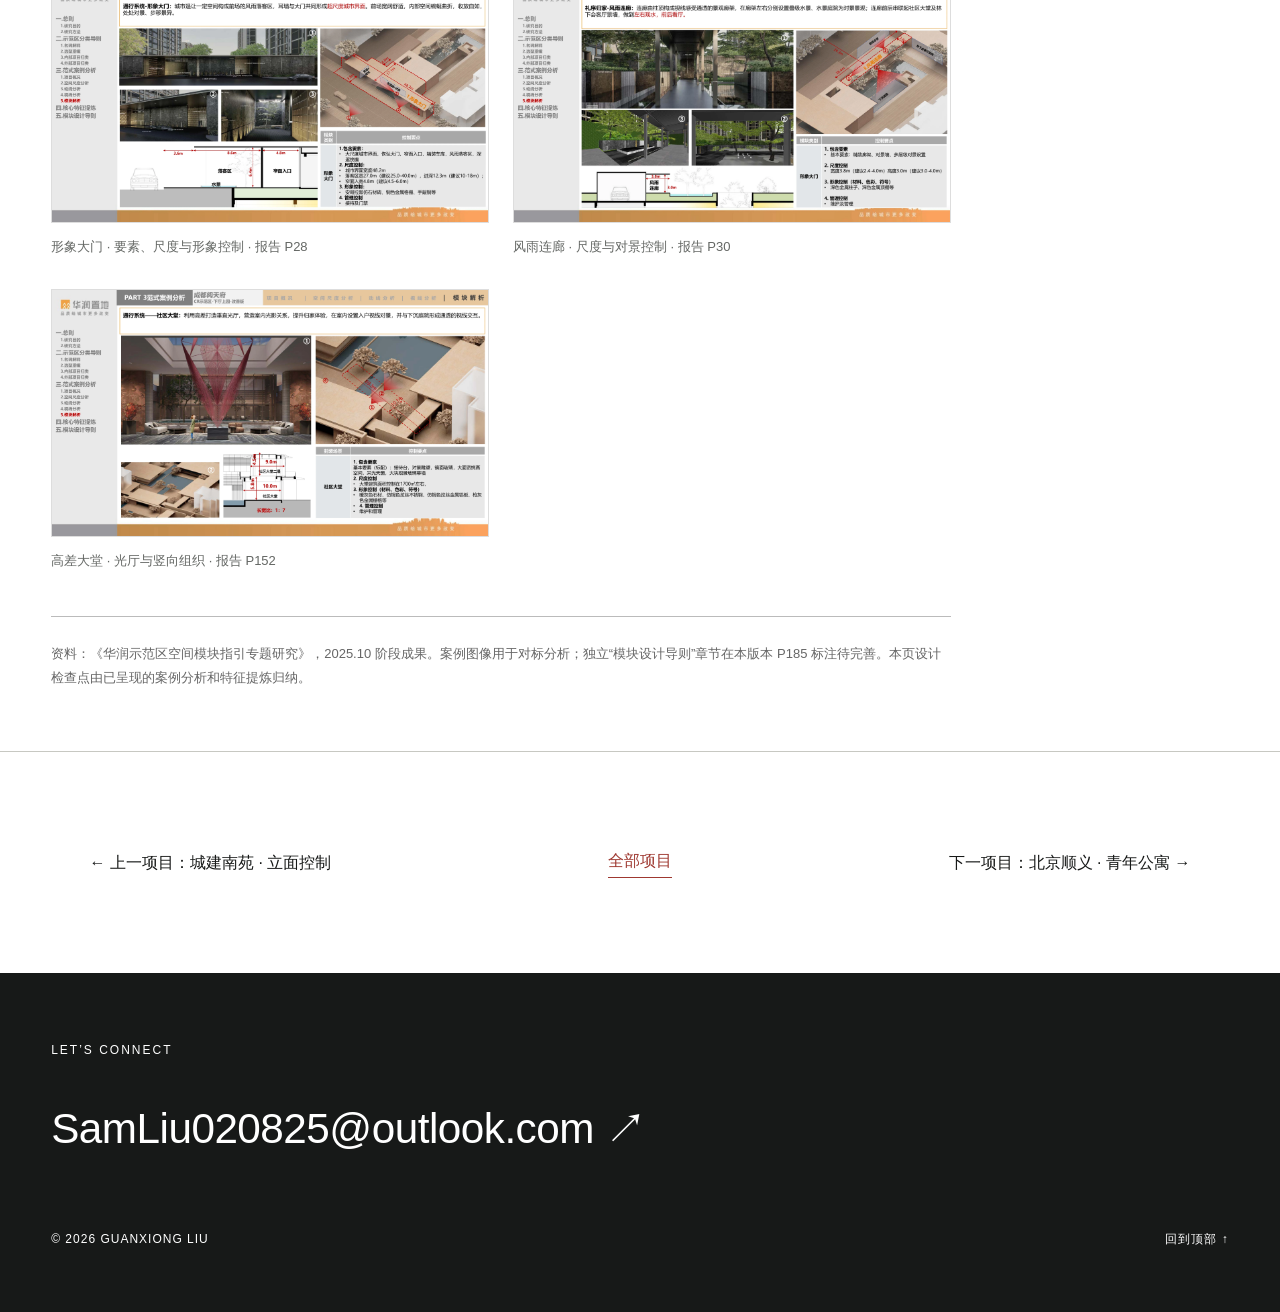
<file: cr-research.html>
<!DOCTYPE html>

<html data-title-en="CR Land · Spatial Design Research — Guanxiong Liu" data-title-zh="华润示范区研发 · 空间模块研究 — 刘冠雄" lang="zh-CN"><head><meta charset="utf-8"/><meta content="width=device-width,initial-scale=1" name="viewport"/><title>华润示范区研发 · 空间模块研究 — 刘冠雄</title><meta content="华润置地示范区研发：案例归类、范式解读、核心手法提炼与模块控制，建立可供后续项目参考的设计方法。" name="description"/><link href="data:image/svg+xml,%3Csvg xmlns='http://www.w3.org/2000/svg' viewBox='0 0 32 32'%3E%3Crect width='32' height='32' fill='%23c63837'/%3E%3Cpath d='M8 7v18h17M15 7v11h10' fill='none' stroke='white' stroke-width='3'/%3E%3C/svg%3E" rel="icon"/><link href="style.css" rel="stylesheet"/><link href="portfolio-layout.css" rel="stylesheet"/><link href="experience.css" rel="stylesheet"/></head><body class="research-page project-page"><a class="skip-link" data-en="Skip to content" data-zh="跳到主要内容" href="#main-content">跳到主要内容</a>
<header><a aria-label="总览 / Overview" class="brand" href="index.html#home">G<span class="brand-line"></span>L<span class="brand-dot">.</span></a><a class="name" href="index.html#about">GUANXIONG LIU<span data-en="Architecture &amp; Landscape" data-zh="刘冠雄 · 建筑与景观">刘冠雄 · 建筑与景观</span></a><nav aria-label="主导航 / Main navigation"><a data-en="Overview" data-zh="总览" href="index.html#home">总览</a><a data-en="Projects" data-project-index="" data-zh="项目探索" href="index.html#work">项目探索</a><button aria-label="Switch language" id="lang">EN</button></nav></header>
<main id="page-top"><span id="main-content" tabindex="-1"></span><div class="project-breadcrumb"><a data-en="← Projects" data-project-index="" data-zh="← 项目探索" href="index.html#work">← 项目探索</a><span class="breadcrumb-separator">/</span><span data-en="04 CR Land · Spatial Design Research" data-zh="04 华润示范区 · 空间模块研究">04 华润示范区 · 空间模块研究</span></div><section class="section cr-hero" id="home"><div class="cr-hero-copy"><span class="small">04 / DESIGN RESEARCH · 2025.10</span><h1 data-en="CR Land
Spatial Design Research" data-zh="华润示范区
空间模块研究">华润示范区
空间模块研究</h1><p class="cr-hero-line" data-en="Turning precedents into transferable design methods." data-zh="从优秀案例，到可复用的设计方法。">从优秀案例，到可复用的设计方法。</p><p data-en="A demonstration-area R&amp;D study for China Resources Land. Classification, spatial analysis and comparison turn precedent experience into references for future project selection and design." data-zh="为华润置地开展的示范区研发专题。通过案例归类、范式拆解与横向比较，提炼空间组织和体验营造的方法，为后续项目的选型与设计提供参考。">为华润置地开展的示范区研发专题。通过案例归类、范式拆解与横向比较，提炼空间组织和体验营造的方法，为后续项目的选型与设计提供参考。</p><p class="cr-meta" data-en="Client: China Resources Land · Type: Design R&amp;D · Research edition: October 2025" data-zh="委托方：华润置地　｜　类型：示范区研发　｜　成果阶段：2025.10">委托方：华润置地　｜　类型：示范区研发　｜　成果阶段：2025.10</p></div><figure><img alt="北京悦府 · 空间模块拆解" class="zoom" data-full="assets/cr-p22.webp" height="634" loading="lazy" src="assets/cr-image22.webp" width="958"/><figcaption data-en="Beijing Yuefu · Spatial module analysis · Report p.22" data-zh="北京悦府 · 空间模块拆解 · 报告 P22">北京悦府 · 空间模块拆解 · 报告 P22</figcaption></figure></section><div class="cr-stats"><div><strong>28</strong><span data-en="Internal project samples" data-zh="内部项目样本">内部项目样本</span></div><div><strong>9</strong><span data-en="Selected precedents" data-zh="典型范式">典型范式</span></div><div><strong>3</strong><span data-en="Spatial typologies" data-zh="示范区类型">示范区类型</span></div><div><strong>5</strong><span data-en="Core characteristics" data-zh="核心特征">核心特征</span></div></div><button aria-controls="project-info" aria-haspopup="dialog" class="project-info-open mobile-info-button" type="button"><span data-en="Project information" data-zh="项目信息">项目信息</span><span aria-hidden="true">＋</span></button><div class="reading-layout"><div class="reading-content"><section class="section cr-section" id="cr-method"><div class="section-head"><span class="small">04.1 — RESEARCH FRAMEWORK</span><h2 data-en="Making design knowledge traceable." data-zh="把经验整理成可追溯的方法。">把经验整理成可追溯的方法。</h2></div><p class="section-copy" data-en="Urban interface, spatial scale, circulation and sightlines form a shared analytical framework: what works, why it works, where it applies and how it informs design." data-zh="研究以城市界面、空间尺度、动线组织和视线管理为共同分析维度，把“好在哪里”进一步拆解为“为什么有效、适合什么条件、如何转化为设计”。">研究以城市界面、空间尺度、动线组织和视线管理为共同分析维度，把“好在哪里”进一步拆解为“为什么有效、适合什么条件、如何转化为设计”。</p><div class="cr-steps"><article><span class="small">01</span><h3 data-en="Classify" data-zh="案例分类">案例分类</h3><p data-en="Organise internal and external precedents by type and module combination." data-zh="整理内部与外部优秀案例，建立可检索的类型与模块组合。">整理内部与外部优秀案例，建立可检索的类型与模块组合。</p></article><article><span class="small">02</span><h3 data-en="Select" data-zh="范式选取">范式选取</h3><p data-en="Select nine representative precedents from 28 internal samples across three typologies." data-zh="从28个内部样本中选取9个典型范式，覆盖三类空间组织。">从28个内部样本中选取9个典型范式，覆盖三类空间组织。</p></article><article><span class="small">03</span><h3 data-en="Analyse" data-zh="范式解读">范式解读</h3><p data-en="Read diagrams, sections, routes and sightlines to understand how spatial experience is formed." data-zh="以图示、尺度剖面、流线和视线分析，识别空间体验的形成机制。">以图示、尺度剖面、流线和视线分析，识别空间体验的形成机制。</p></article><article><span class="small">04</span><h3 data-en="Translate" data-zh="模块分析">模块分析</h3><p data-en="Summarise elements, dimensions, expression and management considerations for later design." data-zh="归纳构成要素、尺度、形象及管理控制点，形成后续设计参考。">归纳构成要素、尺度、形象及管理控制点，形成后续设计参考。</p></article></div><p class="cr-source" data-en="Method: report pp.3–4. Sample and precedent counts: pp.11–13." data-zh="研究路径依据报告 P3–4；样本与范式数量依据 P11–13。">研究路径依据报告 P3–4；样本与范式数量依据 P11–13。</p></section><section class="section cr-section" id="cr-types"><div class="section-head"><span class="small">04.2 — TYPOLOGY &amp; SELECTION</span><h2 data-en="Start with the site, then choose a type." data-zh="先判断场地，再选择范式。">先判断场地，再选择范式。</h2></div><p class="section-copy" data-en="Entrance configuration, courtyard organisation and clubhouse location establish the selection logic. Forecourt space, site proportions, level changes and above-ground programme allowance determine applicability." data-zh="入口形式、院落组织和会所落位共同构成选型逻辑。前场退让、场地面宽与进深、高差及地上配套指标，决定设计手法的适用条件。">入口形式、院落组织和会所落位共同构成选型逻辑。前场退让、场地面宽与进深、高差及地上配套指标，决定设计手法的适用条件。</p><div class="cr-types"><article><h3 data-en="Monumental gateway + courts" data-zh="高门大院">高门大院</h3><p data-en="A prominent gate defines the urban edge. Single, sequential or meandering courtyards combine with above-ground or sunken clubhouses." data-zh="形象大门组织城市界面；内部可采用单一、递进或游园院落，结合地上或下沉会所。">形象大门组织城市界面；内部可采用单一、递进或游园院落，结合地上或下沉会所。</p><p class="cr-source" data-en="Precedents: Beijing Yuefu, Wenzhou Runfu, Shanghai Baoshan II, Beijing Heyue Wangyun and Hangzhou Yuanqi Guanchao Fu" data-zh="范式：北京悦府、温州润府、上海宝山二期、北京和樾望云、杭州元起观潮府">范式：北京悦府、温州润府、上海宝山二期、北京和樾望云、杭州元起观潮府</p></article><article><h3 data-en="Arrival court + garden" data-zh="前院后园">前院后园</h3><p data-en="An arrival court introduces the residential setting. The lobby links front and rear courts with an above-ground or sunken clubhouse." data-zh="以车马院完成落客与场景过渡；社区大堂串联前后院落，结合地上或下沉会所。">以车马院完成落客与场景过渡；社区大堂串联前后院落，结合地上或下沉会所。</p><p class="cr-source" data-en="Precedents: Hefei Wangyun and Shanghai Guanchen Runfu" data-zh="范式：合肥望云、上海观宸润府">范式：合肥望云、上海观宸润府</p></article><article><h3 data-en="Lower lobby + upper garden" data-zh="下厅上园">下厅上园</h3><p data-en="Level changes organise the entrance, lobby, clubhouse and upper garden into a layered arrival sequence." data-zh="利用场地内外高差，把入口、大堂、会所和上部园林组织为立体归家空间。">利用场地内外高差，把入口、大堂、会所和上部园林组织为立体归家空间。</p><p class="cr-source" data-en="Precedents: Wuhan Shahu Tianjing and Chengdu Yuetianfu" data-zh="范式：武汉沙湖天境、成都阅天府">范式：武汉沙湖天境、成都阅天府</p></article></div><div class="duo cr-gallery"><figure><img alt="入口、院落与会所的选型关系" class="zoom" height="1463" loading="lazy" src="assets/cr-p10.webp" width="2600"/><figcaption data-en="Selection logic: entrance, courts and clubhouse · Report p.10" data-zh="入口、院落与会所的选型关系 · 报告 P10">入口、院落与会所的选型关系 · 报告 P10</figcaption></figure><figure><img alt="九个范式的类型与编号" class="zoom" height="1463" loading="lazy" src="assets/cr-p13.webp" width="2600"/><figcaption data-en="The nine precedents and their classifications · Report p.13" data-zh="九个范式的类型与编号 · 报告 P13">九个范式的类型与编号 · 报告 P13</figcaption></figure></div></section><section class="section cr-section" id="cr-cases"><div class="section-head"><span class="small">04.3 — PRECEDENT ANALYSIS</span><h2 data-en="From site constraints to design moves." data-zh="从场地问题，推导设计手法。">从场地问题，推导设计手法。</h2></div><p class="section-copy" data-en="Four cases with different site conditions show the analysis from spatial structure and sections to sightlines and synthesis. The projects and their imagery are precedents studied in this R&amp;D work." data-zh="选取四组具有不同场地条件的案例，展示从空间、剖面到视线与总结的分析过程。案例项目及其图像作为本专题的研究对象，重点呈现分析与归纳成果。">选取四组具有不同场地条件的案例，展示从空间、剖面到视线与总结的分析过程。案例项目及其图像作为本专题的研究对象，重点呈现分析与归纳成果。</p><article class="cr-case"><div class="cr-case-intro"><div><span class="small" data-en="A / Compact site / Sunken clubhouse" data-zh="A / 紧凑用地 / 下沉会所">A / 紧凑用地 / 下沉会所</span><h3 class="cr-case-title" data-en="Beijing Yuefu" data-zh="北京悦府">北京悦府</h3><div class="cr-case-point"><h4 data-en="Site condition" data-zh="场地条件">场地条件</h4><p data-en="A limited underground clubhouse footprint must coexist with a continuous garden experience." data-zh="地下会所面积受限，地面庭院仍需保持连续的游园体验。">地下会所面积受限，地面庭院仍需保持连续的游园体验。</p></div><div class="cr-case-point"><h4 data-en="Design moves" data-zh="提炼手法">提炼手法</h4><p data-en="Offset the sunken court beside a water court. A meandering colonnade and focused views create a sequence of compression and release." data-zh="偏置下沉庭院，与水景庭院并联；通过曲折连廊和视线收束，组织先收后放的空间序列。">偏置下沉庭院，与水景庭院并联；通过曲折连廊和视线收束，组织先收后放的空间序列。</p></div><div class="cr-case-point"><h4 data-en="Transfer to later projects" data-zh="迁移要点">迁移要点</h4><p data-en="Useful where spatial efficiency matters; review entrance views, court proportions and residential privacy together." data-zh="适用于强调功能集约的场地；入口视线、庭院比例与住宅私密性需共同校核。">适用于强调功能集约的场地；入口视线、庭院比例与住宅私密性需共同校核。</p></div></div><figure><img alt="北京悦府 · 对标案例图像" class="zoom" height="892" loading="lazy" src="assets/cr-image19.webp" width="1603"/><figcaption data-en="Beijing Yuefu · Precedent image · Report p.19" data-zh="北京悦府 · 对标案例图像 · 报告 P19">北京悦府 · 对标案例图像 · 报告 P19</figcaption></figure></div><div class="duo cr-gallery"><figure><img alt="空间结构与尺度" class="zoom" height="1463" loading="lazy" src="assets/cr-p23.webp" width="2600"/><figcaption data-en="Spatial structure and scale · Report p.23" data-zh="空间结构与尺度 · 报告 P23">空间结构与尺度 · 报告 P23</figcaption></figure><figure><img alt="庭院及会所剖面" class="zoom" height="1463" loading="lazy" src="assets/cr-p24.webp" width="2600"/><figcaption data-en="Courtyard and clubhouse sections · Report p.24" data-zh="庭院及会所剖面 · 报告 P24">庭院及会所剖面 · 报告 P24</figcaption></figure><figure><img alt="视线管理与场景对应" class="zoom" height="1463" loading="lazy" src="assets/cr-p27.webp" width="2600"/><figcaption data-en="Sightlines and their corresponding scenes · Report p.27" data-zh="视线管理与场景对应 · 报告 P27">视线管理与场景对应 · 报告 P27</figcaption></figure><figure><img alt="设计手法与注意事项" class="zoom" height="1463" loading="lazy" src="assets/cr-p34.webp" width="2600"/><figcaption data-en="Design moves and considerations · Report p.34" data-zh="设计手法与注意事项 · 报告 P34">设计手法与注意事项 · 报告 P34</figcaption></figure></div></article><article class="cr-case"><div class="cr-case-intro"><div><span class="small" data-en="B / Narrow site / Sequential courts" data-zh="B / 狭长用地 / 递进院落">B / 狭长用地 / 递进院落</span><h3 class="cr-case-title" data-en="Shanghai Baoshan II" data-zh="上海宝山二期">上海宝山二期</h3><div class="cr-case-point"><h4 data-en="Site condition" data-zh="场地条件">场地条件</h4><p data-en="An approximately 35 m building separation and 148 m site depth must also accommodate turning and emergency access areas." data-zh="楼间距约35m、场地进深约148m，内部还需容纳回车及消防扑救场地。">楼间距约35m、场地进深约148m，内部还需容纳回车及消防扑救场地。</p></div><div class="cr-case-point"><h4 data-en="Design moves" data-zh="提炼手法">提炼手法</h4><p data-en="Use open ground floors as the main route. Planting, colonnades and water divide the depth into three themed courts while conserving open space." data-zh="利用架空层形成主要游览路径，以绿植、廊架与水景划分三进主题庭院，减少独立连廊对有限场地的占用。">利用架空层形成主要游览路径，以绿植、廊架与水景划分三进主题庭院，减少独立连廊对有限场地的占用。</p></div><div class="cr-case-point"><h4 data-en="Transfer to later projects" data-zh="迁移要点">迁移要点</h4><p data-en="Coordinate circulation and garden design; vary themes, scale and focal views between courts." data-zh="将交通组织与庭院设计一起考虑；各院落通过主题、尺度和对景变化形成差异。">将交通组织与庭院设计一起考虑；各院落通过主题、尺度和对景变化形成差异。</p></div></div><figure><img alt="上海宝山二期 · 对标案例图像" class="zoom" height="1126" loading="lazy" src="assets/cr-image51.webp" width="2002"/><figcaption data-en="Shanghai Baoshan II · Precedent image · Report p.51" data-zh="上海宝山二期 · 对标案例图像 · 报告 P51">上海宝山二期 · 对标案例图像 · 报告 P51</figcaption></figure></div><div class="duo cr-gallery"><figure><img alt="狭长场地的空间组织" class="zoom" height="1463" loading="lazy" src="assets/cr-p55.webp" width="2600"/><figcaption data-en="Spatial organisation of the narrow site · Report p.55" data-zh="狭长场地的空间组织 · 报告 P55">狭长场地的空间组织 · 报告 P55</figcaption></figure><figure><img alt="楼间距、场地与架空层剖面" class="zoom" height="1463" loading="lazy" src="assets/cr-p56.webp" width="2600"/><figcaption data-en="Building separation and open-ground-floor sections · Report p.56" data-zh="楼间距、场地与架空层剖面 · 报告 P56">楼间距、场地与架空层剖面 · 报告 P56</figcaption></figure><figure><img alt="景观层次与视线对景" class="zoom" height="1463" loading="lazy" src="assets/cr-p58.webp" width="2600"/><figcaption data-en="Landscape layers and focal views · Report p.58" data-zh="景观层次与视线对景 · 报告 P58">景观层次与视线对景 · 报告 P58</figcaption></figure><figure><img alt="条件、手法与设计检查点" class="zoom" height="1463" loading="lazy" src="assets/cr-p67.webp" width="2600"/><figcaption data-en="Conditions, design moves and review points · Report p.67" data-zh="条件、手法与设计检查点 · 报告 P67">条件、手法与设计检查点 · 报告 P67</figcaption></figure></div></article><article class="cr-case"><div class="cr-case-intro"><div><span class="small" data-en="C / Generous forecourt / Above-ground clubhouse" data-zh="C / 前场充裕 / 地上会所">C / 前场充裕 / 地上会所</span><h3 class="cr-case-title" data-en="Hefei Wangyun" data-zh="合肥望云">合肥望云</h3><div class="cr-case-point"><h4 data-en="Site condition" data-zh="场地条件">场地条件</h4><p data-en="Generous building spacing and above-ground programme allowance support an arrival court and clubhouse." data-zh="较大的楼间距与地上配套指标，为车马院和地上会所提供空间条件。">较大的楼间距与地上配套指标，为车马院和地上会所提供空间条件。</p></div><div class="cr-case-point"><h4 data-en="Design moves" data-zh="提炼手法">提炼手法</h4><p data-en="Clubhouse volumes enclose a water court. Eaves, waterside terraces and colonnades connect interior and exterior experiences." data-zh="以会所建筑围合水景庭院，借助挑檐、近水平台和连廊组织室内外连续体验。">以会所建筑围合水景庭院，借助挑檐、近水平台和连廊组织室内外连续体验。</p></div><div class="cr-case-point"><h4 data-en="Transfer to later projects" data-zh="迁移要点">迁移要点</h4><p data-en="Applicable to generous sites with above-ground allowance; coordinate building mass, residential setbacks and court enclosure." data-zh="适用于用地及地上配套条件充裕的项目；控制会所体量、住宅退距与庭院开合。">适用于用地及地上配套条件充裕的项目；控制会所体量、住宅退距与庭院开合。</p></div></div><figure><img alt="合肥望云 · 对标案例图像" class="zoom" height="767" loading="lazy" src="assets/cr-image104.webp" width="1364"/><figcaption data-en="Hefei Wangyun · Precedent image · Report p.104" data-zh="合肥望云 · 对标案例图像 · 报告 P104">合肥望云 · 对标案例图像 · 报告 P104</figcaption></figure></div><div class="duo cr-gallery"><figure><img alt="车马院与庭院空间尺度" class="zoom" height="1463" loading="lazy" src="assets/cr-p108.webp" width="2600"/><figcaption data-en="Arrival court and garden dimensions · Report p.108" data-zh="车马院与庭院空间尺度 · 报告 P108">车马院与庭院空间尺度 · 报告 P108</figcaption></figure><figure><img alt="建筑围合与庭院剖面" class="zoom" height="1463" loading="lazy" src="assets/cr-p109.webp" width="2600"/><figcaption data-en="Enclosure and courtyard sections · Report p.109" data-zh="建筑围合与庭院剖面 · 报告 P109">建筑围合与庭院剖面 · 报告 P109</figcaption></figure><figure><img alt="室内外视线关系" class="zoom" height="1463" loading="lazy" src="assets/cr-p111.webp" width="2600"/><figcaption data-en="Interior and exterior sightlines · Report p.111" data-zh="室内外视线关系 · 报告 P111">室内外视线关系 · 报告 P111</figcaption></figure><figure><img alt="设计手法与适用条件" class="zoom" height="1463" loading="lazy" src="assets/cr-p117.webp" width="2600"/><figcaption data-en="Design moves and applicability · Report p.117" data-zh="设计手法与适用条件 · 报告 P117">设计手法与适用条件 · 报告 P117</figcaption></figure></div></article><article class="cr-case"><div class="cr-case-intro"><div><span class="small" data-en="D / Level changes / Layered arrival" data-zh="D / 场地高差 / 立体归家">D / 场地高差 / 立体归家</span><h3 class="cr-case-title" data-en="Chengdu Yuetianfu" data-zh="成都阅天府">成都阅天府</h3><div class="cr-case-point"><h4 data-en="Site condition" data-zh="场地条件">场地条件</h4><p data-en="A compact site with external level changes requires a continuous arrival experience across floors." data-zh="场地紧凑且内外存在高差，需要将竖向转换组织为连续的归家体验。">场地紧凑且内外存在高差，需要将竖向转换组织为连续的归家体验。</p></div><div class="cr-case-point"><h4 data-en="Design moves" data-zh="提炼手法">提炼手法</h4><p data-en="A naturally lit vertical lobby connects levels. A sunken court, terraces and open ground floors create a layered enclosure." data-zh="以垂直光厅串联地上地下，用下沉庭院、建筑退台和架空层围合形成多层次空间。">以垂直光厅串联地上地下，用下沉庭院、建筑退台和架空层围合形成多层次空间。</p></div><div class="cr-case-point"><h4 data-en="Transfer to later projects" data-zh="迁移要点">迁移要点</h4><p data-en="Design level changes, circulation and views together, with attention to transition terraces and viewing heights." data-zh="把高差、交通和景观视线同步设计，重点处理过渡台地及对景高度。">把高差、交通和景观视线同步设计，重点处理过渡台地及对景高度。</p></div></div><figure><img alt="成都阅天府 · 对标案例图像" class="zoom" height="612" loading="lazy" src="assets/cr-image142.webp" width="1093"/><figcaption data-en="Chengdu Yuetianfu · Precedent image · Report p.142" data-zh="成都阅天府 · 对标案例图像 · 报告 P142">成都阅天府 · 对标案例图像 · 报告 P142</figcaption></figure></div><div class="duo cr-gallery"><figure><img alt="空间结构与尺度" class="zoom" height="1463" loading="lazy" src="assets/cr-p146.webp" width="2600"/><figcaption data-en="Spatial structure and scale · Report p.146" data-zh="空间结构与尺度 · 报告 P146">空间结构与尺度 · 报告 P146</figcaption></figure><figure><img alt="高差与庭院剖面" class="zoom" height="1463" loading="lazy" src="assets/cr-p147.webp" width="2600"/><figcaption data-en="Level changes and courtyard sections · Report p.147" data-zh="高差与庭院剖面 · 报告 P147">高差与庭院剖面 · 报告 P147</figcaption></figure><figure><img alt="功能分层与立体交通" class="zoom" height="1463" loading="lazy" src="assets/cr-p149.webp" width="2600"/><figcaption data-en="Programme layers and vertical circulation · Report p.149" data-zh="功能分层与立体交通 · 报告 P149">功能分层与立体交通 · 报告 P149</figcaption></figure><figure><img alt="高差条件下的手法总结" class="zoom" height="1463" loading="lazy" src="assets/cr-p158.webp" width="2600"/><figcaption data-en="Synthesis for sites with level changes · Report p.158" data-zh="高差条件下的手法总结 · 报告 P158">高差条件下的手法总结 · 报告 P158</figcaption></figure></div></article></section><section class="section cr-section" id="cr-insights"><div class="section-head"><span class="small">04.4 — CROSS-CASE SYNTHESIS</span><h2 data-en="Five characteristics, a shared design language." data-zh="五项特征，形成共同的设计语言。">五项特征，形成共同的设计语言。</h2></div><p class="section-copy" data-en="Comparing different projects through the same dimensions turns individual highlights into principles that can be discussed and reviewed. These five characteristics follow the synthesis on report pp.179–184." data-zh="将案例差异放回共同维度中比较，把零散的项目亮点转化为可讨论、可检查的设计原则。以下五项特征对应报告 P179–184 的提炼成果。">将案例差异放回共同维度中比较，把零散的项目亮点转化为可讨论、可检查的设计原则。以下五项特征对应报告 P179–184 的提炼成果。</p><figure><img alt="五大核心特征汇总" class="zoom" height="1463" loading="lazy" src="assets/cr-p184.webp" width="2600"/><figcaption data-en="Five core characteristics · Report p.184" data-zh="五大核心特征汇总 · 报告 P184">五大核心特征汇总 · 报告 P184</figcaption></figure><div class="cr-traits"><article><span class="small">01</span><h3 data-en="Ceremonial interface" data-zh="礼仪界面">礼仪界面</h3><p data-en="Coordinate the gate, side walls and forecourt to establish arrival identity and sequence." data-zh="把大门、耳墙与前场缓冲作为整体组织，建立入口识别与归家礼序。">把大门、耳墙与前场缓冲作为整体组织，建立入口识别与归家礼序。</p></article><article><span class="small">02</span><h3 data-en="Courtyard sequence" data-zh="院落空间">院落空间</h3><p data-en="Combine a compressed entrance, an opening core and layered courts to vary spatial intensity." data-zh="用入口收敛、核心空间释放及院落层次，形成张弛有度的空间体验。">用入口收敛、核心空间释放及院落层次，形成张弛有度的空间体验。</p></article><article><span class="small">03</span><h3 data-en="Human scale" data-zh="宜人尺度">宜人尺度</h3><p data-en="Study width, depth, height and proportions alongside the relationship to residential buildings." data-zh="比较面宽、进深、高度及比例，同时关注构筑物与住宅之间的关系。">比较面宽、进深、高度及比例，同时关注构筑物与住宅之间的关系。</p></article><article><span class="small">04</span><h3 data-en="Meandering circulation" data-zh="曲折动线">曲折动线</h3><p data-en="Let water, planting and walls guide routes; connect spaces through turns and pauses." data-zh="用水景、绿植和景墙自然引导路径，以转折和停留串联空间组团。">用水景、绿植和景墙自然引导路径，以转折和停留串联空间组团。</p></article><article><span class="small">05</span><h3 data-en="Changing views" data-zh="移步换景">移步换景</h3><p data-en="Place focal scenes at turns and pauses, organising views through depth, framing and enclosure." data-zh="将对景放在动线转折及停留处，通过远近景深、框景与收束组织视觉体验。">将对景放在动线转折及停留处，通过远近景深、框景与收束组织视觉体验。</p></article></div></section><section class="section cr-section" id="cr-guidance"><div class="section-head"><span class="small">04.5 — FROM RESEARCH TO DESIGN</span><h2 data-en="Bringing research into the next design decision." data-zh="让研究进入下一次方案判断。">让研究进入下一次方案判断。</h2></div><p class="section-copy" data-en="Translate precedent elements, dimensions and views into design review points. Each move is paired with site conditions to support the next design iteration." data-zh="将案例中的构成要素、尺度和视线组织整理为设计检查点。每一项手法都与场地条件配套使用，形成从参考案例到方案推敲的依据。">将案例中的构成要素、尺度和视线组织整理为设计检查点。每一项手法都与场地条件配套使用，形成从参考案例到方案推敲的依据。</p><div class="cr-table-wrap"><table class="cr-table"><thead><tr><th data-en="Design decision" data-zh="设计判断" scope="col">设计判断</th><th data-en="Transferable move" data-zh="可借鉴手法" scope="col">可借鉴手法</th><th data-en="Research reference" data-zh="对应研究" scope="col">对应研究</th></tr></thead><tbody><tr><th data-en="How should arrival be expressed?" data-zh="入口如何建立识别？" scope="row">入口如何建立识别？</th><td data-en="Coordinate forecourt setback, gate and side walls; review pedestrian/vehicle entries and residential impacts." data-zh="统筹前场退让、大门与耳墙；同时检查人车入口与住宅影响。">统筹前场退让、大门与耳墙；同时检查人车入口与住宅影响。</td><td data-en="Beijing Yuefu pp.28, 34" data-zh="北京悦府 P28、34">北京悦府 P28、34</td></tr><tr><th data-en="How can a narrow site gain layers?" data-zh="狭长用地如何形成层次？" scope="row">狭长用地如何形成层次？</th><td data-en="Route through open ground floors and organise the site into themed courts." data-zh="用架空层承载游览路径，并通过主题庭院分段组织空间。">用架空层承载游览路径，并通过主题庭院分段组织空间。</td><td data-en="Shanghai Baoshan II pp.55–58, 67" data-zh="上海宝山二期 P55–58、67">上海宝山二期 P55–58、67</td></tr><tr><th data-en="How can an underground clubhouse engage the garden?" data-zh="地下会所如何获得景观体验？" scope="row">地下会所如何获得景观体验？</th><td data-en="Combine an offset court, transition terraces and focal views; review entrance sightlines and court proportions." data-zh="结合偏置下沉院、过渡台地与对景控制，校核入口视线及庭院比例。">结合偏置下沉院、过渡台地与对景控制，校核入口视线及庭院比例。</td><td data-en="Beijing Yuefu pp.24, 27, 32; Chengdu Yuetianfu pp.155, 158" data-zh="北京悦府 P24、27、32；成都阅天府 P155、158">北京悦府 P24、27、32；成都阅天府 P155、158</td></tr><tr><th data-en="How can architecture and landscape connect?" data-zh="建筑与景观如何形成连续动线？" scope="row">建筑与景观如何形成连续动线？</th><td data-en="Coordinate eaves, waterside terraces and colonnades for transitions between indoors and outdoors." data-zh="将建筑挑檐、亲水平台与连廊一体考虑，组织室内外转换。">将建筑挑檐、亲水平台与连廊一体考虑，组织室内外转换。</td><td data-en="Hefei Wangyun pp.109–117" data-zh="合肥望云 P109–117">合肥望云 P109–117</td></tr><tr><th data-en="How can level changes enrich experience?" data-zh="高差如何转化为空间体验？" scope="row">高差如何转化为空间体验？</th><td data-en="Use a naturally lit lobby, vertical circulation and garden terraces to organise arrival and views." data-zh="以光厅、垂直交通和庭院退台共同组织归家序列与视线。">以光厅、垂直交通和庭院退台共同组织归家序列与视线。</td><td data-en="Chengdu Yuetianfu pp.147, 149, 152, 158" data-zh="成都阅天府 P147、149、152、158">成都阅天府 P147、149、152、158</td></tr></tbody></table></div><h3 class="gallery-title" data-en="Examples of module control" data-zh="模块控制示例">模块控制示例</h3><p class="cr-module-copy" data-en="The Beijing Yuefu study records suggested drop-off dimensions of 25–40 m wide by 10–18 m deep, and colonnade references of 2.4–4.0 m wide by 3.0–4.0 m high. Original dimensions and diagrams are retained as context-dependent references from the study." data-zh="北京悦府案例记录了落客区宽25–40m、进深10–18m的建议区间，以及连廊宽2.4–4.0m、高3.0–4.0m的参考值。页面保留原始尺度和图示，作为该研究中的条件化参考。">北京悦府案例记录了落客区宽25–40m、进深10–18m的建议区间，以及连廊宽2.4–4.0m、高3.0–4.0m的参考值。页面保留原始尺度和图示，作为该研究中的条件化参考。</p><div class="duo cr-gallery"><figure><img alt="形象大门 · 要素、尺度与形象控制" class="zoom" height="1463" loading="lazy" src="assets/cr-p28.webp" width="2600"/><figcaption data-en="Gateway: elements, dimensions and expression · Report p.28" data-zh="形象大门 · 要素、尺度与形象控制 · 报告 P28">形象大门 · 要素、尺度与形象控制 · 报告 P28</figcaption></figure><figure><img alt="风雨连廊 · 尺度与对景控制" class="zoom" height="1463" loading="lazy" src="assets/cr-p30.webp" width="2600"/><figcaption data-en="Colonnade: dimensions and views · Report p.30" data-zh="风雨连廊 · 尺度与对景控制 · 报告 P30">风雨连廊 · 尺度与对景控制 · 报告 P30</figcaption></figure><figure><img alt="高差大堂 · 光厅与竖向组织" class="zoom" height="1463" loading="lazy" src="assets/cr-p152.webp" width="2600"/><figcaption data-en="Lobby across levels: daylight and vertical organisation · Report p.152" data-zh="高差大堂 · 光厅与竖向组织 · 报告 P152">高差大堂 · 光厅与竖向组织 · 报告 P152</figcaption></figure></div><p class="cr-source cr-source-note" data-en="Source: CR Land Demonstration Area Spatial Module Study, October 2025 research edition. Case imagery is used for precedent analysis. The separate Module Design Guidelines chapter is marked for further development on p.185. Review points on this page are summarised from the case analyses and core characteristics." data-zh="资料：《华润示范区空间模块指引专题研究》，2025.10 阶段成果。案例图像用于对标分析；独立“模块设计导则”章节在本版本 P185 标注待完善。本页设计检查点由已呈现的案例分析和特征提炼归纳。">资料：《华润示范区空间模块指引专题研究》，2025.10 阶段成果。案例图像用于对标分析；独立“模块设计导则”章节在本版本 P185 标注待完善。本页设计检查点由已呈现的案例分析和特征提炼归纳。</p></section></div><aside aria-label="项目章节 / Project chapters" class="project-rail"><div class="rail-inner"><div class="rail-kicker">PROJECT INDEX</div><h2 class="rail-title" data-en="CR Land · Spatial Design Research" data-zh="华润示范区研发 · 空间模块研究">华润示范区研发 · 空间模块研究</h2><nav aria-label="章节导航 / Chapter navigation" class="project-menu"><a data-chapter-number="01" data-en="Method" data-zh="研究路径" href="#cr-method">研究路径</a><a data-chapter-number="02" data-en="Typologies" data-zh="案例归类" href="#cr-types">案例归类</a><a data-chapter-number="03" data-en="Case analysis" data-zh="范式解读" href="#cr-cases">范式解读</a><a data-chapter-number="04" data-en="Synthesis" data-zh="手法提炼" href="#cr-insights">手法提炼</a><a data-chapter-number="05" data-en="Application" data-zh="设计转化" href="#cr-guidance">设计转化</a></nav><div aria-hidden="true" class="rail-progress"><span></span></div><button aria-controls="project-info" aria-haspopup="dialog" class="project-info-open" type="button"><span data-en="Project information" data-zh="项目信息">项目信息</span><span aria-hidden="true">＋</span></button><a class="rail-back" data-en="← Back to projects" data-project-index="" data-zh="← 返回项目索引" href="index.html#work">← 返回项目索引</a></div></aside></div><nav aria-label="项目切换 / Project navigation" class="section project-pagination"><a class="project-previous" data-en="← Previous: Nanyuan · Facade Control" data-project-peer="" data-zh="← 上一项目：城建南苑 · 立面控制" href="nanyuan.html">← 上一项目：城建南苑 · 立面控制</a><a class="project-all" data-en="All projects" data-project-index="" data-zh="全部项目" href="index.html#work">全部项目</a><a class="project-next" data-en="Next: Shunyi · Youth Apartments →" data-project-peer="" data-zh="下一项目：北京顺义 · 青年公寓 →" href="shunyi-apartments.html">下一项目：北京顺义 · 青年公寓 →</a></nav><footer class="section"><span class="small">LET’S CONNECT</span><a class="email" href="mailto:SamLiu020825@outlook.com">SamLiu020825@outlook.com ↗</a><div><span>© 2026 GUANXIONG LIU</span><a data-en="BACK TO TOP ↑" data-zh="回到顶部 ↑" href="#page-top">回到顶部 ↑</a></div></footer></main><dialog id="lightbox"><button aria-label="Close image" id="close">×</button><div class="lightbox-frame"><img alt=""/></div><p data-en="Click outside the image or press Esc to close" data-zh="点击图像外部或按 Esc 关闭">点击图像外部或按 Esc 关闭</p></dialog><dialog aria-labelledby="info-title" class="project-sheet" id="project-info"><button aria-label="关闭 / Close" class="sheet-close" type="button">×</button><div class="sheet-label">PROJECT INFORMATION</div><h2 class="rail-title" data-en="CR Land · Spatial Design Research" data-zh="华润示范区研发 · 空间模块研究" id="info-title">华润示范区研发 · 空间模块研究</h2><p class="cr-hero-line" data-en="Turning precedents into transferable design methods." data-zh="从优秀案例，到可复用的设计方法。">从优秀案例，到可复用的设计方法。</p><p data-en="A demonstration-area R&amp;D study for China Resources Land. Classification, spatial analysis and comparison turn precedent experience into references for future project selection and design." data-zh="为华润置地开展的示范区研发专题。通过案例归类、范式拆解与横向比较，提炼空间组织和体验营造的方法，为后续项目的选型与设计提供参考。">为华润置地开展的示范区研发专题。通过案例归类、范式拆解与横向比较，提炼空间组织和体验营造的方法，为后续项目的选型与设计提供参考。</p><p class="cr-meta" data-en="Client: China Resources Land · Type: Design R&amp;D · Research edition: October 2025" data-zh="委托方：华润置地　｜　类型：示范区研发　｜　成果阶段：2025.10">委托方：华润置地　｜　类型：示范区研发　｜　成果阶段：2025.10</p><p><a data-en="Explore all projects ↗" data-project-index="" data-zh="查看全部项目 ↗" href="index.html#work">查看全部项目 ↗</a></p></dialog><script src="app.js"></script><script src="experience.js"></script></body></html>
</file>
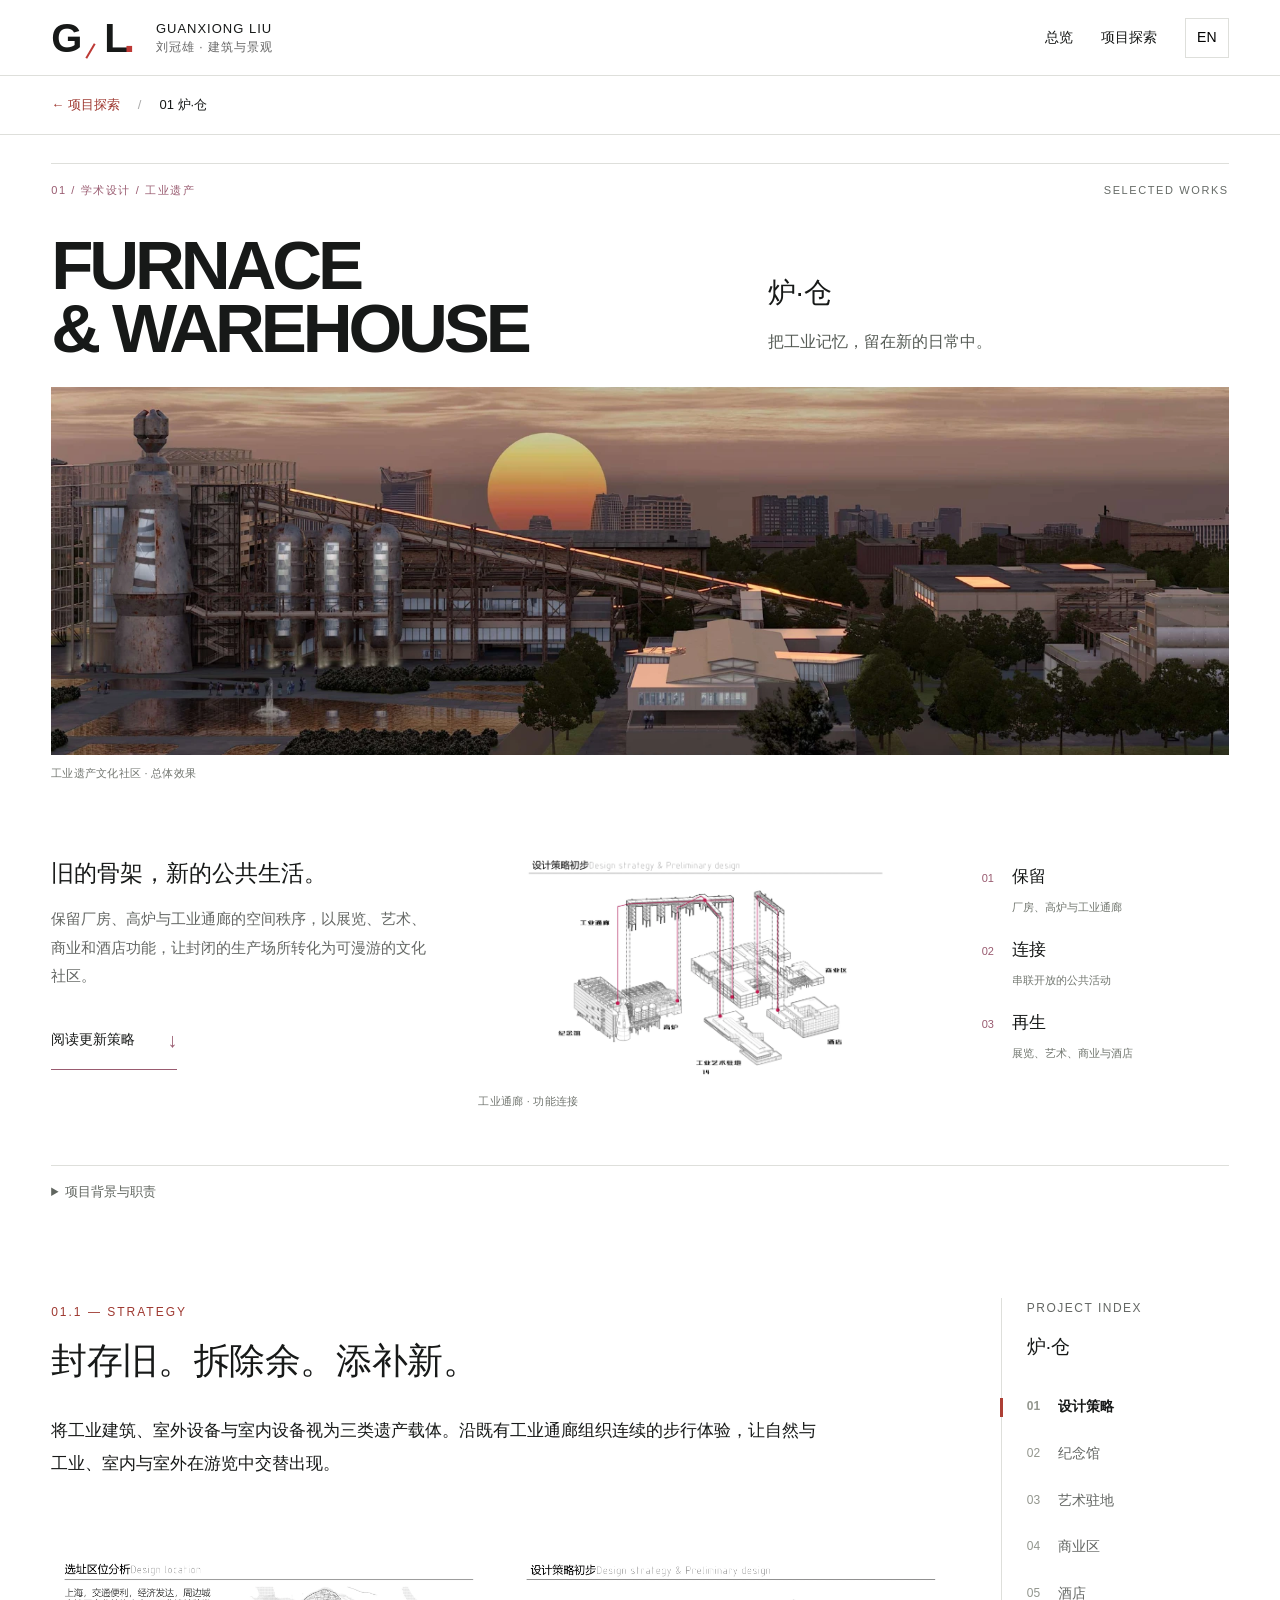
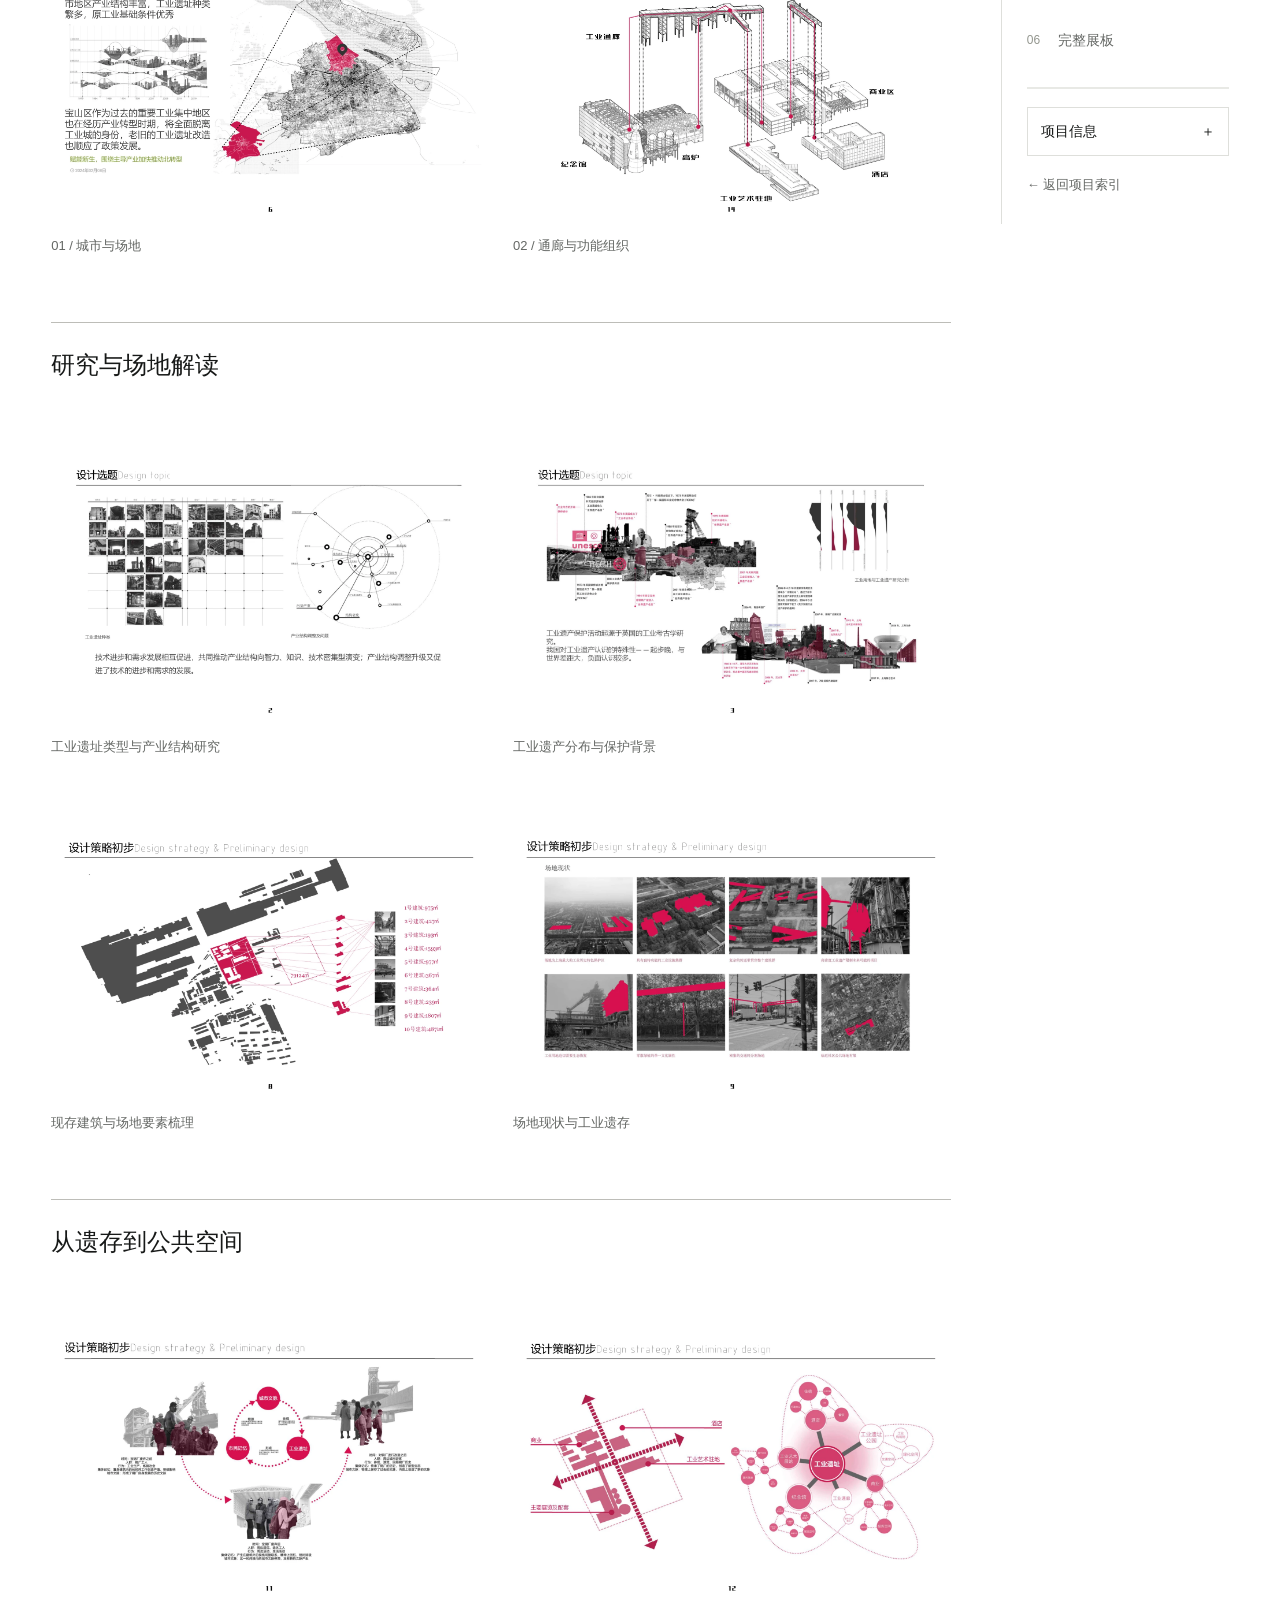
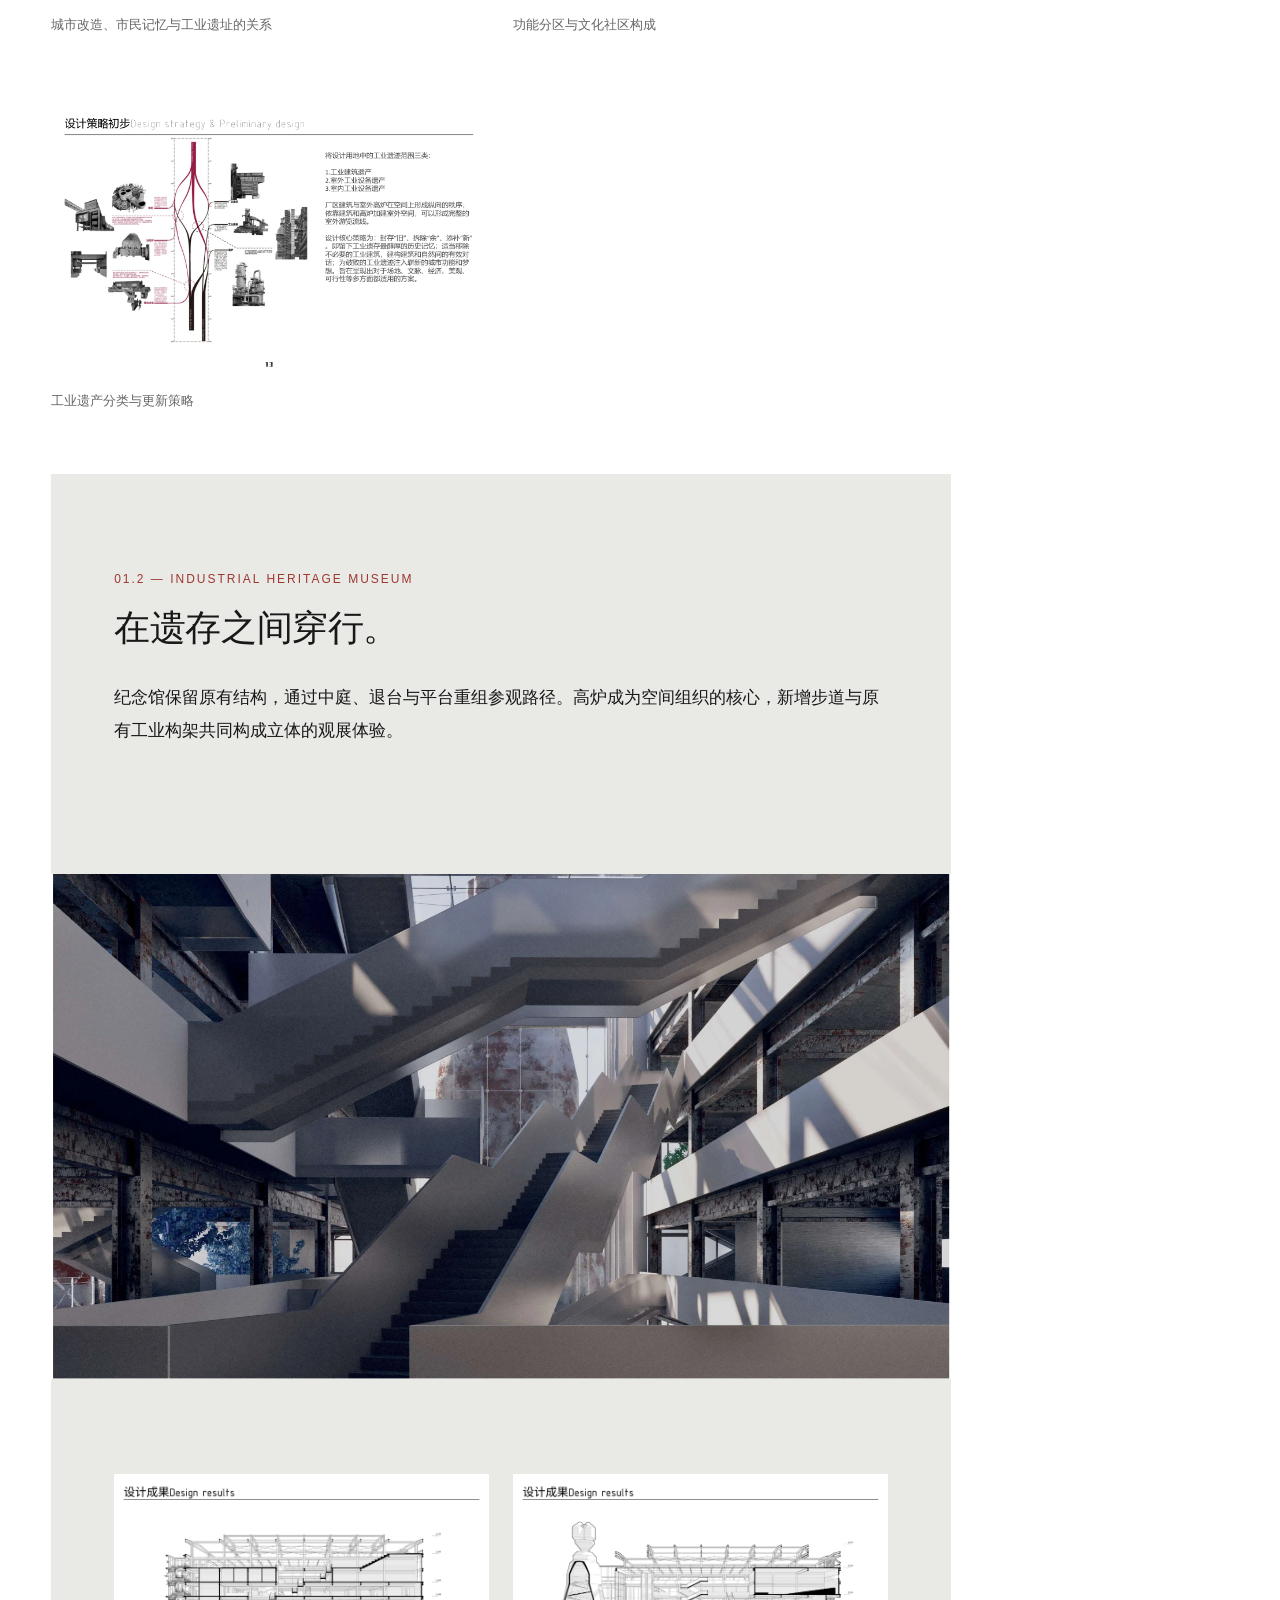
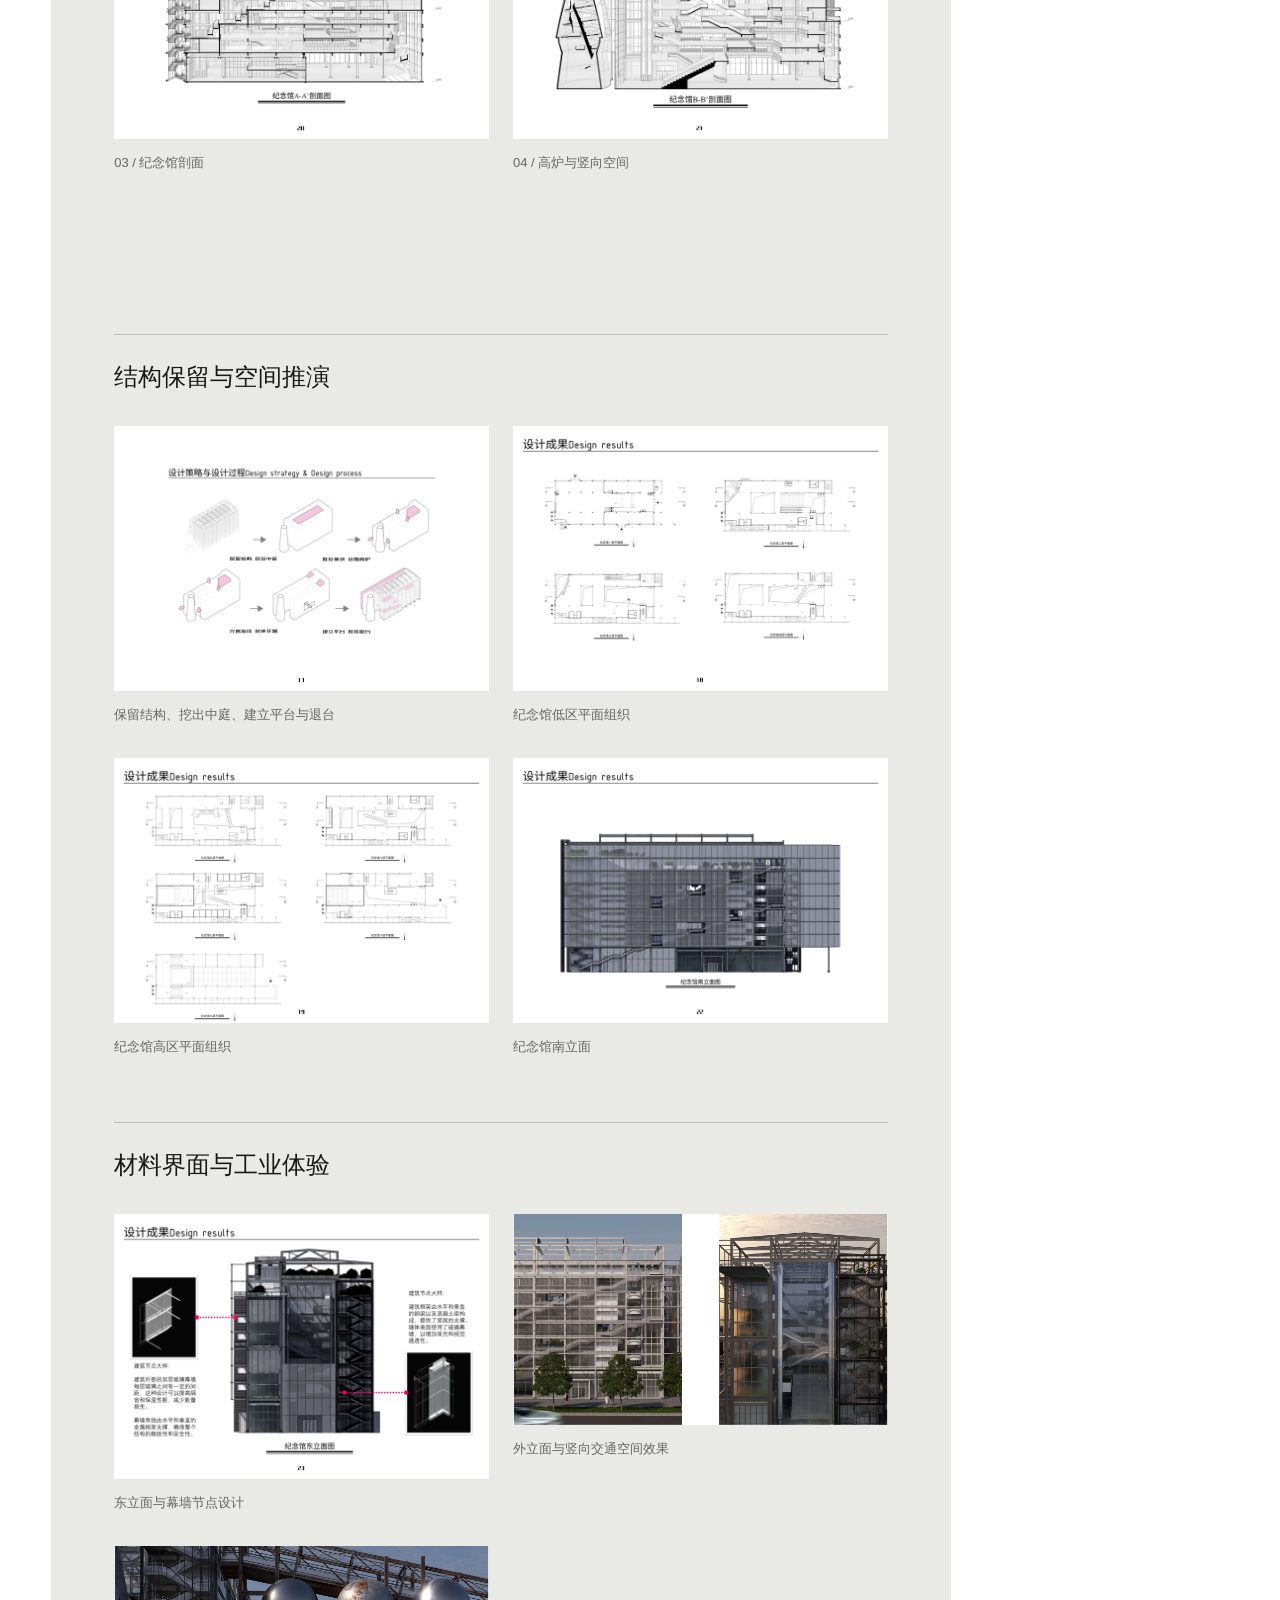
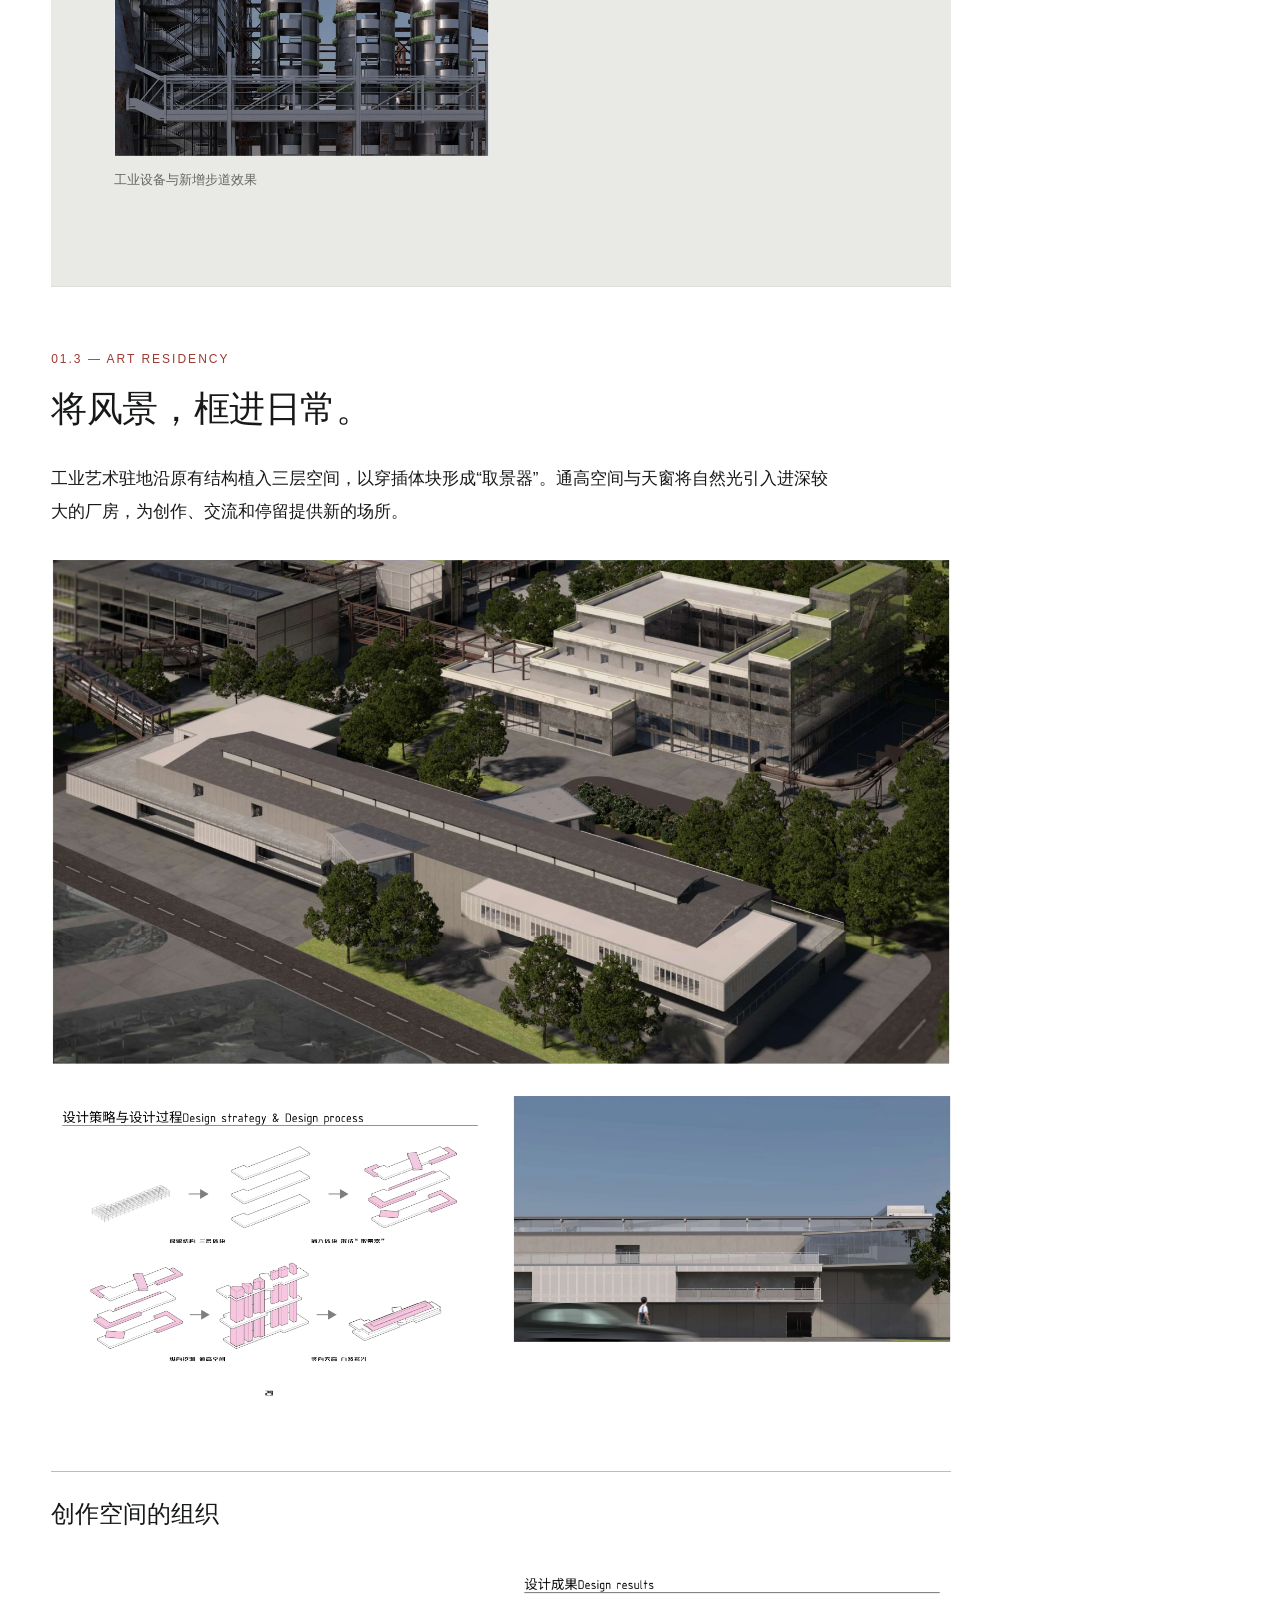
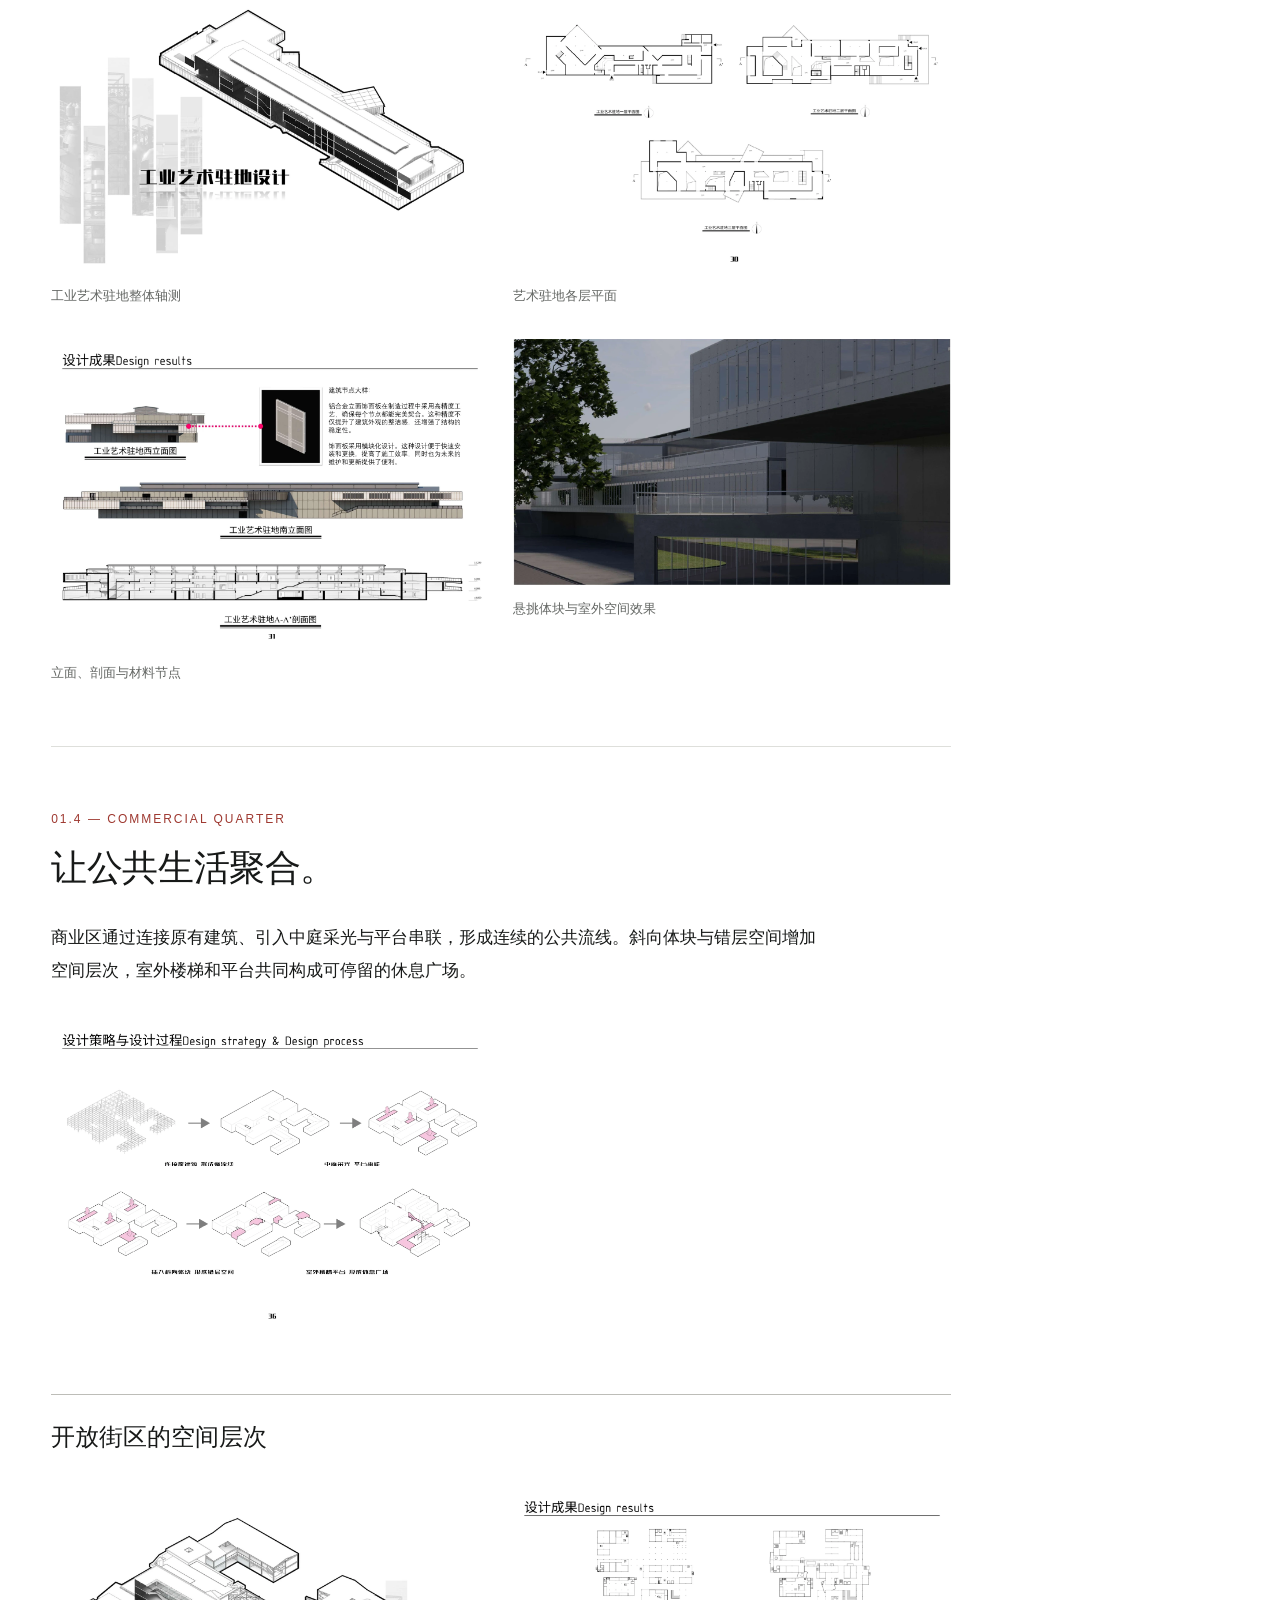
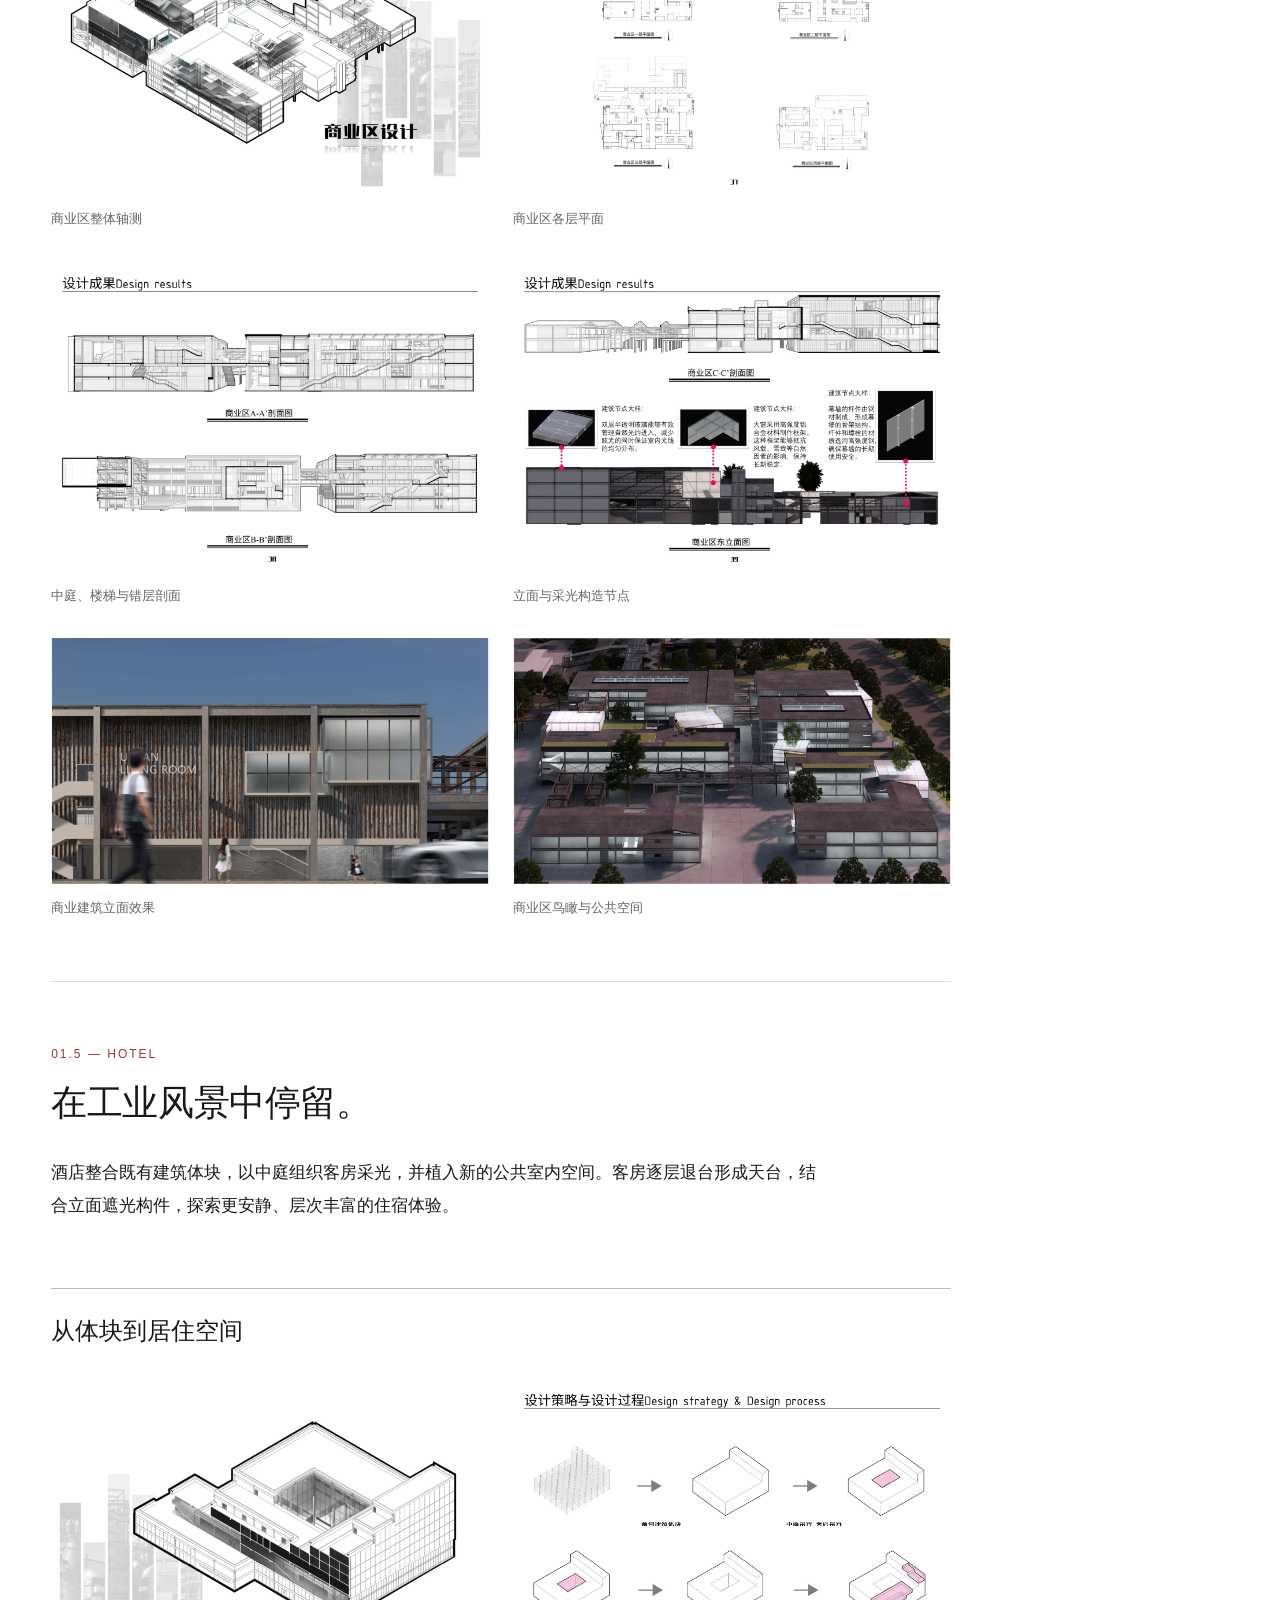
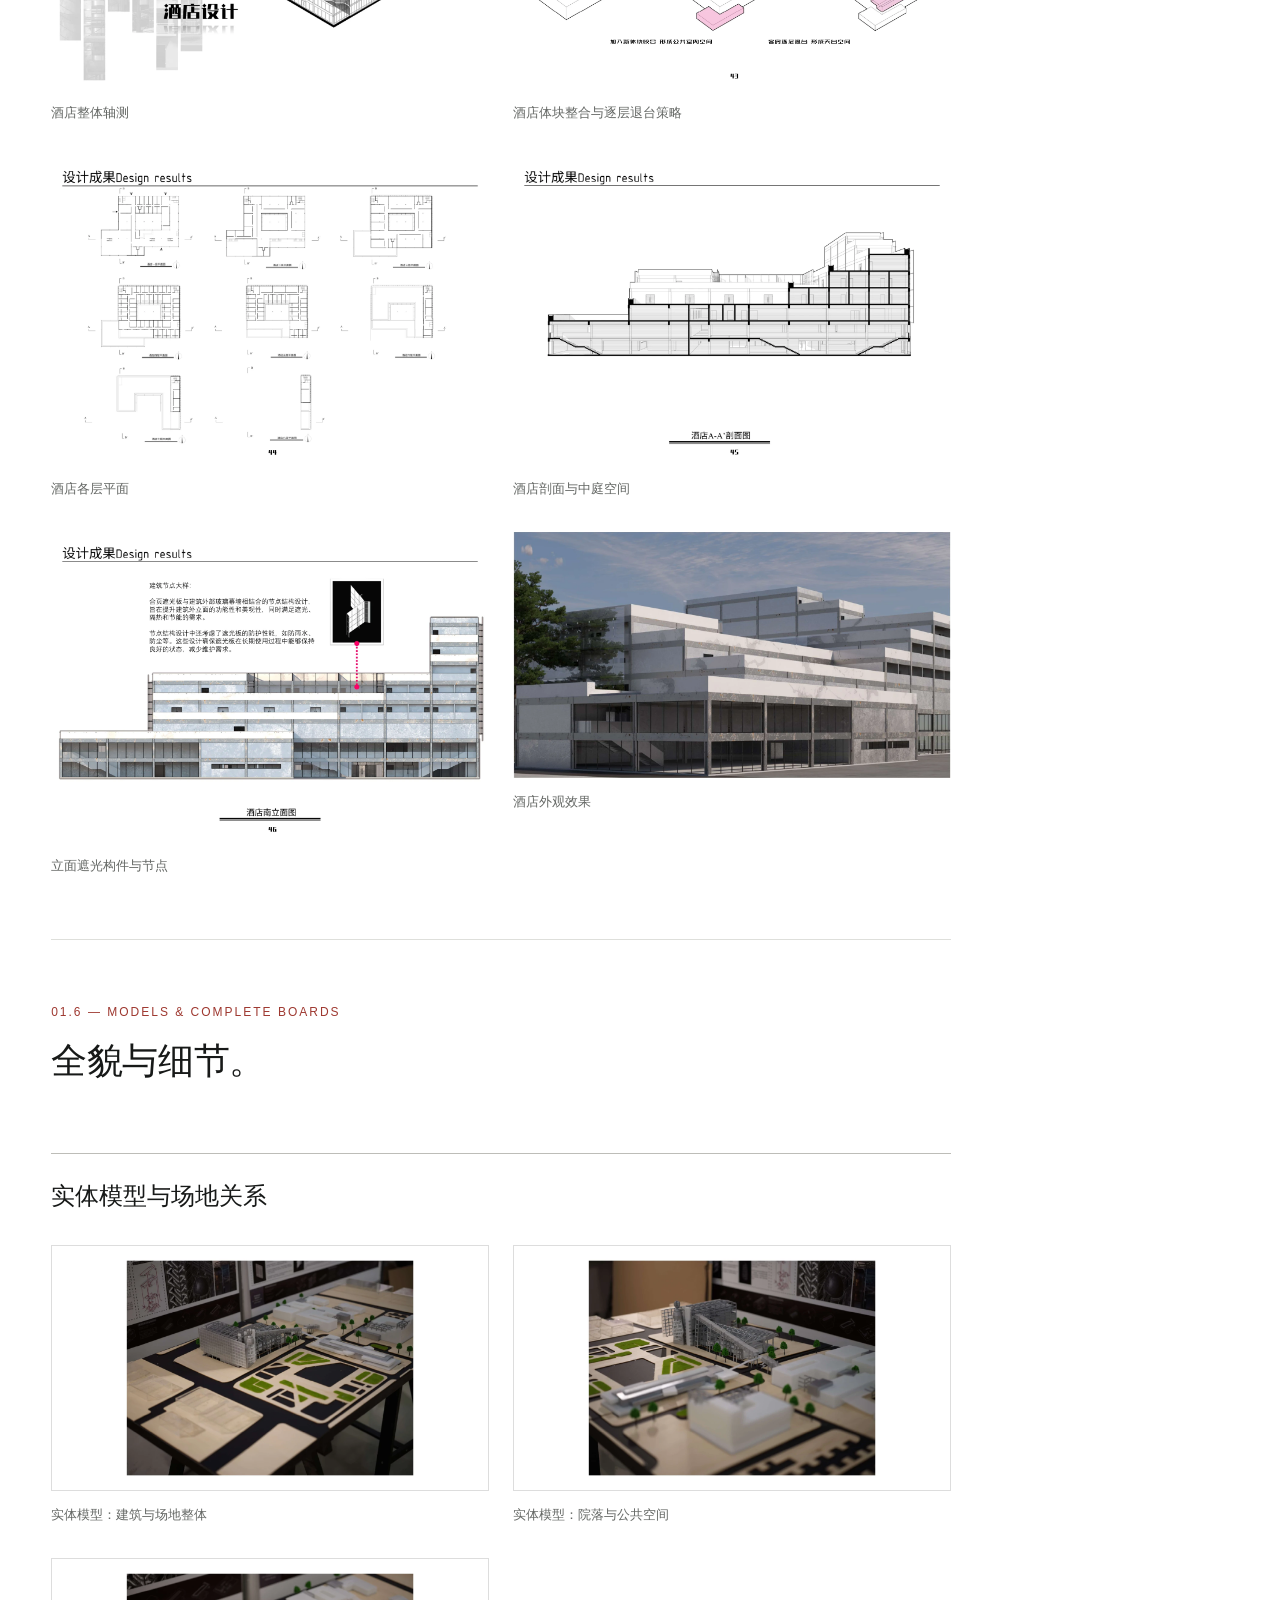
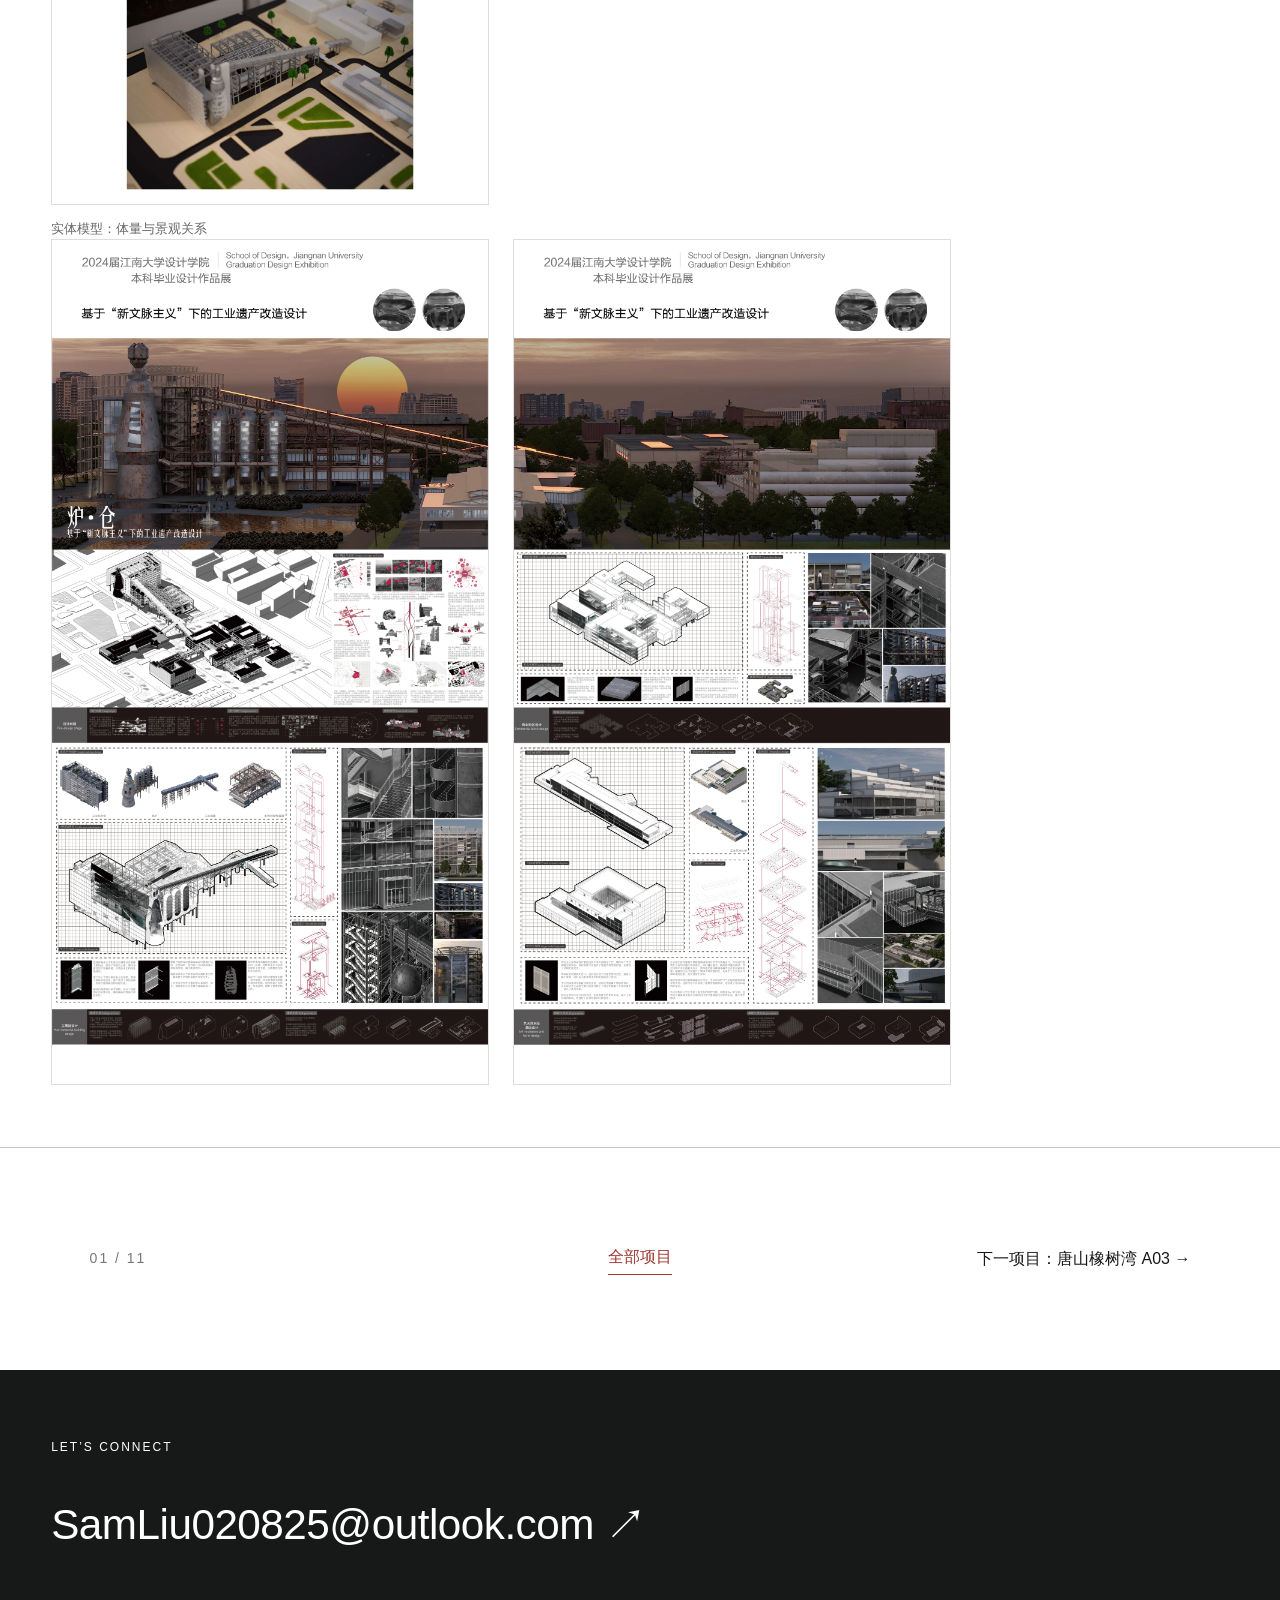
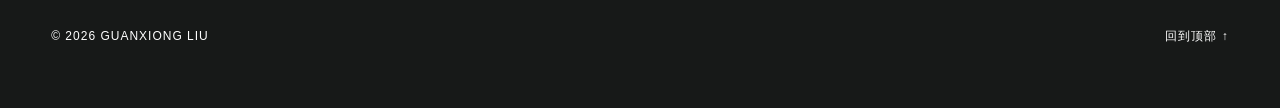
<file: furnace-warehouse.html>
<!DOCTYPE html>

<html data-title-en="Furnace &amp; Warehouse — Guanxiong Liu" data-title-zh="炉·仓 — 刘冠雄" lang="zh-CN"><head><meta charset="utf-8"/><meta content="width=device-width,initial-scale=1" name="viewport"/><title>炉·仓 — 刘冠雄</title><meta content="炉·仓：基于新文脉主义的上海宝山工业遗产改造毕业设计。" name="description"/><link href="data:image/svg+xml,%3Csvg xmlns='http://www.w3.org/2000/svg' viewBox='0 0 32 32'%3E%3Crect width='32' height='32' fill='%23c63837'/%3E%3Cpath d='M8 7v18h17M15 7v11h10' fill='none' stroke='white' stroke-width='3'/%3E%3C/svg%3E" rel="icon"/><link href="style.css" rel="stylesheet"/><link href="portfolio-layout.css" rel="stylesheet"/><link href="experience.css" rel="stylesheet"/><link href="chapter-openers.css" rel="stylesheet"/></head><body class="furnace-page project-page"><a class="skip-link" data-en="Skip to content" data-zh="跳到主要内容" href="#main-content">跳到主要内容</a>
<header><a aria-label="总览 / Overview" class="brand" href="index.html#home">G<span class="brand-line"></span>L<span class="brand-dot">.</span></a><a class="name" href="index.html#about">GUANXIONG LIU<span data-en="Architecture &amp; Landscape" data-zh="刘冠雄 · 建筑与景观">刘冠雄 · 建筑与景观</span></a><nav aria-label="主导航 / Main navigation"><a data-en="Overview" data-zh="总览" href="index.html#home">总览</a><a data-en="Projects" data-project-index="" data-zh="项目探索" href="index.html#work">项目探索</a><button aria-label="Switch language" id="lang">EN</button></nav></header>
<main id="page-top"><span id="main-content" tabindex="-1"></span><div class="project-breadcrumb"><a data-en="← Projects" data-project-index="" data-zh="← 项目探索" href="index.html#work">← 项目探索</a><span class="breadcrumb-separator">/</span><span data-en="01 Furnace &amp; Warehouse" data-zh="01 炉·仓">01 炉·仓</span></div><section class="folio-opener folio-panorama folio-furnace" id="home"><div class="folio-kicker"><span>01 / <span data-en="Academic / Industrial heritage" data-zh="学术设计 / 工业遗产">学术设计 / 工业遗产</span></span><span>SELECTED WORKS</span></div><div class="folio-title-row"><div><h1 class="folio-display">FURNACE<br/>&amp; WAREHOUSE</h1></div><div><h2 data-en="炉·仓" data-zh="炉·仓">炉·仓</h2><p class="folio-statement" data-en="Industrial memory within a new everyday life." data-zh="把工业记忆，留在新的日常中。">把工业记忆，留在新的日常中。</p></div></div><figure class="folio-wide"><img alt="工业遗产文化社区 · 总体效果" class="zoom" decoding="async" loading="eager" src="assets/p1.webp"/><figcaption data-en="Industrial heritage cultural community · Overall view" data-zh="工业遗产文化社区 · 总体效果">工业遗产文化社区 · 总体效果</figcaption></figure><div class="folio-concept-grid"><div><h3 data-en="An old framework. A new public life." data-zh="旧的骨架，新的公共生活。">旧的骨架，新的公共生活。</h3><p data-en="Existing workshops, furnaces and industrial corridors become a walkable cultural community of exhibitions, art, commerce and hospitality." data-zh="保留厂房、高炉与工业通廊的空间秩序，以展览、艺术、商业和酒店功能，让封闭的生产场所转化为可漫游的文化社区。">保留厂房、高炉与工业通廊的空间秩序，以展览、艺术、商业和酒店功能，让封闭的生产场所转化为可漫游的文化社区。</p><a class="folio-start" href="#strategy"><span data-en="Read the renewal strategy" data-zh="阅读更新策略">阅读更新策略</span><span aria-hidden="true">↓</span></a></div><figure class="folio-diagram"><img alt="工业通廊 · 功能连接" class="zoom" decoding="async" loading="eager" src="assets/p16.webp"/><figcaption data-en="Industrial corridor · Programme connections" data-zh="工业通廊 · 功能连接">工业通廊 · 功能连接</figcaption></figure><ol class="folio-moves"><li><span>01</span><div data-en="Retain&lt;small&gt;Workshops, furnaces and corridors&lt;/small&gt;" data-zh="保留&lt;small&gt;厂房、高炉与工业通廊&lt;/small&gt;">保留<small>厂房、高炉与工业通廊</small></div></li><li><span>02</span><div data-en="Connect&lt;small&gt;A network of public activity&lt;/small&gt;" data-zh="连接&lt;small&gt;串联开放的公共活动&lt;/small&gt;">连接<small>串联开放的公共活动</small></div></li><li><span>03</span><div data-en="Renew&lt;small&gt;Culture, commerce and hospitality&lt;/small&gt;" data-zh="再生&lt;small&gt;展览、艺术、商业与酒店&lt;/small&gt;">再生<small>展览、艺术、商业与酒店</small></div></li></ol></div></section>
<article id="project"><details class="folio-background"><summary data-en="Project background &amp; role" data-zh="项目背景与职责">项目背景与职责</summary><div class="project-intro section"><span class="small">PROJECT 01 / SHANGHAI</span><h2 data-en="An old framework.&lt;br&gt;A new public life." data-zh="旧的骨架，&lt;br&gt;新的公共生活。">旧的骨架，<br/>新的公共生活。</h2><div class="intro-columns"><dl><div><dt data-en="PROJECT" data-zh="项目">项目</dt><dd data-en="Furnace &amp; Warehouse / Graduation Design" data-zh="炉·仓 / 毕业设计">炉·仓 / 毕业设计</dd></div><div><dt data-en="LOCATION / YEAR" data-zh="地点 / 时间">地点 / 时间</dt><dd data-en="Baoshan, Shanghai / 2024" data-zh="上海宝山 / 2024">上海宝山 / 2024</dd></div></dl><p class="lead" data-en="Set within the industrial fabric of Baoshan, Shanghai, this graduation project explores how historical memory can coexist with contemporary urban life. Through New Contextualism, existing factory structures, furnaces and industrial corridors are reinterpreted as a cultural community for exhibitions, artistic production, commerce and hospitality." data-zh="项目以上海宝山的工业遗存为对象，在“新文脉主义”框架下，探索历史记忆与当代城市生活的共存。保留厂房、高炉及工业通廊的空间秩序，引入展览、艺术创作、商业与酒店功能，将封闭的生产场所转化为可漫游、可停留的文化社区。">项目以上海宝山的工业遗存为对象，在“新文脉主义”框架下，探索历史记忆与当代城市生活的共存。保留厂房、高炉及工业通廊的空间秩序，引入展览、艺术创作、商业与酒店功能，将封闭的生产场所转化为可漫游、可停留的文化社区。</p></div></div></details>
<button aria-controls="project-info" aria-haspopup="dialog" class="project-info-open mobile-info-button" type="button"><span data-en="Project information" data-zh="项目信息">项目信息</span><span aria-hidden="true">＋</span></button><div class="reading-layout"><div class="reading-content"><section class="section" id="strategy"><div class="section-head"><span class="small">01.1 — STRATEGY</span><h2 data-en="Retain. Remove. Introduce." data-zh="封存旧。拆除余。添补新。">封存旧。拆除余。添补新。</h2></div><p class="section-copy" data-en="Industrial buildings, outdoor machinery and interior equipment form three layers of heritage. Existing corridors connect a continuous pedestrian experience, alternating between industry and nature, interior and exterior." data-zh="将工业建筑、室外设备与室内设备视为三类遗产载体。沿既有工业通廊组织连续的步行体验，让自然与工业、室内与室外在游览中交替出现。">将工业建筑、室外设备与室内设备视为三类遗产载体。沿既有工业通廊组织连续的步行体验，让自然与工业、室内与室外在游览中交替出现。</p><div class="duo"><figure><img alt="上海宝山区位分析" class="zoom" loading="lazy" src="assets/p8.webp"/><figcaption data-en="01 / City and site" data-zh="01 / 城市与场地">01 / 城市与场地</figcaption></figure><figure><img alt="工业通廊串联功能轴测图" class="zoom" loading="lazy" src="assets/p16.webp"/><figcaption data-en="02 / Corridors and programme" data-zh="02 / 通廊与功能组织">02 / 通廊与功能组织</figcaption></figure></div><div class="chapter-gallery"><h3 class="gallery-title" data-en="Research &amp; site reading" data-zh="研究与场地解读">研究与场地解读</h3><div class="duo"><figure><img alt="工业遗址类型与产业结构研究" class="zoom" loading="lazy" src="assets/p4.webp"/><figcaption data-en="Industrial typologies and economic transition" data-zh="工业遗址类型与产业结构研究">工业遗址类型与产业结构研究</figcaption></figure><figure><img alt="工业遗产分布与保护背景" class="zoom" loading="lazy" src="assets/p5.webp"/><figcaption data-en="Industrial heritage and conservation context" data-zh="工业遗产分布与保护背景">工业遗产分布与保护背景</figcaption></figure><figure><img alt="现存建筑与场地要素梳理" class="zoom" loading="lazy" src="assets/p10.webp"/><figcaption data-en="Existing buildings and site inventory" data-zh="现存建筑与场地要素梳理">现存建筑与场地要素梳理</figcaption></figure><figure><img alt="场地现状与工业遗存" class="zoom" loading="lazy" src="assets/p11.webp"/><figcaption data-en="Site conditions and industrial remnants" data-zh="场地现状与工业遗存">场地现状与工业遗存</figcaption></figure></div></div><div class="chapter-gallery"><h3 class="gallery-title" data-en="From industrial remnants to public space" data-zh="从遗存到公共空间">从遗存到公共空间</h3><div class="duo"><figure><img alt="城市改造、市民记忆与工业遗址的关系" class="zoom" loading="lazy" src="assets/p13.webp"/><figcaption data-en="Urban transformation, collective memory and heritage" data-zh="城市改造、市民记忆与工业遗址的关系">城市改造、市民记忆与工业遗址的关系</figcaption></figure><figure><img alt="功能分区与文化社区构成" class="zoom" loading="lazy" src="assets/p14.webp"/><figcaption data-en="Programme zoning and cultural community" data-zh="功能分区与文化社区构成">功能分区与文化社区构成</figcaption></figure><figure><img alt="工业遗产分类与更新策略" class="zoom" loading="lazy" src="assets/p15.webp"/><figcaption data-en="Heritage classification and reuse strategy" data-zh="工业遗产分类与更新策略">工业遗产分类与更新策略</figcaption></figure></div></div></section><section class="museum" id="museum"><div class="section"><div class="section-head"><span class="small">01.2 — INDUSTRIAL HERITAGE MUSEUM</span><h2 data-en="Moving through memory." data-zh="在遗存之间穿行。">在遗存之间穿行。</h2></div><p class="section-copy" data-en="The museum retains the existing structural framework, introducing atria, terraces and platforms to reshape circulation. The furnace anchors the spatial sequence, while new walkways create a layered exhibition experience within the industrial fabric." data-zh="纪念馆保留原有结构，通过中庭、退台与平台重组参观路径。高炉成为空间组织的核心，新增步道与原有工业构架共同构成立体的观展体验。">纪念馆保留原有结构，通过中庭、退台与平台重组参观路径。高炉成为空间组织的核心，新增步道与原有工业构架共同构成立体的观展体验。</p></div><img alt="纪念馆内部楼梯与展览空间" class="full-image zoom" loading="lazy" src="assets/p28.webp"/><div class="section duo"><figure><img alt="纪念馆A-A剖面图" class="zoom" loading="lazy" src="assets/p22.webp"/><figcaption data-en="03 / Museum section" data-zh="03 / 纪念馆剖面">03 / 纪念馆剖面</figcaption></figure><figure><img alt="纪念馆高炉剖面图" class="zoom" loading="lazy" src="assets/p23.webp"/><figcaption data-en="04 / Furnace and vertical space" data-zh="04 / 高炉与竖向空间">04 / 高炉与竖向空间</figcaption></figure></div><div class="section expanded-museum"><div class="chapter-gallery"><h3 class="gallery-title" data-en="Structural retention &amp; spatial development" data-zh="结构保留与空间推演">结构保留与空间推演</h3><div class="duo"><figure><img alt="保留结构、挖出中庭、建立平台与退台" class="zoom" loading="lazy" src="assets/p19.webp"/><figcaption data-en="Retaining the frame, carving atria and creating terraces" data-zh="保留结构、挖出中庭、建立平台与退台">保留结构、挖出中庭、建立平台与退台</figcaption></figure><figure><img alt="纪念馆低区平面组织" class="zoom" loading="lazy" src="assets/p20.webp"/><figcaption data-en="Museum lower-level plans" data-zh="纪念馆低区平面组织">纪念馆低区平面组织</figcaption></figure><figure><img alt="纪念馆高区平面组织" class="zoom" loading="lazy" src="assets/p21.webp"/><figcaption data-en="Museum upper-level plans" data-zh="纪念馆高区平面组织">纪念馆高区平面组织</figcaption></figure><figure><img alt="纪念馆南立面" class="zoom" loading="lazy" src="assets/p24.webp"/><figcaption data-en="Museum south elevation" data-zh="纪念馆南立面">纪念馆南立面</figcaption></figure></div></div><div class="chapter-gallery"><h3 class="gallery-title" data-en="Material interfaces &amp; industrial experience" data-zh="材料界面与工业体验">材料界面与工业体验</h3><div class="duo"><figure><img alt="东立面与幕墙节点设计" class="zoom" loading="lazy" src="assets/p25.webp"/><figcaption data-en="East elevation and facade details" data-zh="东立面与幕墙节点设计">东立面与幕墙节点设计</figcaption></figure><figure><img alt="外立面与竖向交通空间效果" class="zoom" loading="lazy" src="assets/p26.webp"/><figcaption data-en="Facade and vertical circulation views" data-zh="外立面与竖向交通空间效果">外立面与竖向交通空间效果</figcaption></figure><figure><img alt="工业设备与新增步道效果" class="zoom" loading="lazy" src="assets/p27.webp"/><figcaption data-en="Industrial machinery and new walkways" data-zh="工业设备与新增步道效果">工业设备与新增步道效果</figcaption></figure></div></div></div></section><section class="section" id="arts"><div class="section-head"><span class="small">01.3 — ART RESIDENCY</span><h2 data-en="Framing the everyday." data-zh="将风景，框进日常。">将风景，框进日常。</h2></div><p class="section-copy" data-en="Three levels are inserted within the existing structure of the art residency. Intersecting volumes act as viewfinders, while double-height spaces and skylights bring daylight into the deep factory footprint, creating places for making, exchange and pause." data-zh="工业艺术驻地沿原有结构植入三层空间，以穿插体块形成“取景器”。通高空间与天窗将自然光引入进深较大的厂房，为创作、交流和停留提供新的场所。">工业艺术驻地沿原有结构植入三层空间，以穿插体块形成“取景器”。通高空间与天窗将自然光引入进深较大的厂房，为创作、交流和停留提供新的场所。</p><img alt="工业艺术驻地鸟瞰" class="wide zoom" loading="lazy" src="assets/p36.webp"/><div class="duo"><img alt="艺术驻地体块推演" class="zoom" loading="lazy" src="assets/p31.webp"/><img alt="艺术驻地立面效果" class="zoom" loading="lazy" src="assets/p34.webp"/></div><div class="chapter-gallery"><h3 class="gallery-title" data-en="Organising spaces for making" data-zh="创作空间的组织">创作空间的组织</h3><div class="duo"><figure><img alt="工业艺术驻地整体轴测" class="zoom" loading="lazy" src="assets/p30.webp"/><figcaption data-en="Art residency axonometric" data-zh="工业艺术驻地整体轴测">工业艺术驻地整体轴测</figcaption></figure><figure><img alt="艺术驻地各层平面" class="zoom" loading="lazy" src="assets/p32.webp"/><figcaption data-en="Art residency floor plans" data-zh="艺术驻地各层平面">艺术驻地各层平面</figcaption></figure><figure><img alt="立面、剖面与材料节点" class="zoom" loading="lazy" src="assets/p33.webp"/><figcaption data-en="Elevations, section and material details" data-zh="立面、剖面与材料节点">立面、剖面与材料节点</figcaption></figure><figure><img alt="悬挑体块与室外空间效果" class="zoom" loading="lazy" src="assets/p35.webp"/><figcaption data-en="Cantilevered volumes and outdoor space" data-zh="悬挑体块与室外空间效果">悬挑体块与室外空间效果</figcaption></figure></div></div></section><section class="section" id="commerce"><div class="section-head"><span class="small">01.4 — COMMERCIAL QUARTER</span><h2 data-en="A place to gather." data-zh="让公共生活聚合。">让公共生活聚合。</h2></div><p class="section-copy" data-en="Existing buildings are linked through daylit atria and interconnected platforms. Diagonal volumes and split levels enrich the spatial sequence, while outdoor stairs and terraces create places to pause and gather." data-zh="商业区通过连接原有建筑、引入中庭采光与平台串联，形成连续的公共流线。斜向体块与错层空间增加空间层次，室外楼梯和平台共同构成可停留的休息广场。">商业区通过连接原有建筑、引入中庭采光与平台串联，形成连续的公共流线。斜向体块与错层空间增加空间层次，室外楼梯和平台共同构成可停留的休息广场。</p><div class="duo"><img alt="商业区体块推演" class="zoom" loading="lazy" src="assets/p38.webp"/></div><div class="chapter-gallery"><h3 class="gallery-title" data-en="Layers of an open quarter" data-zh="开放街区的空间层次">开放街区的空间层次</h3><div class="duo"><figure><img alt="商业区整体轴测" class="zoom" loading="lazy" src="assets/p37.webp"/><figcaption data-en="Commercial quarter axonometric" data-zh="商业区整体轴测">商业区整体轴测</figcaption></figure><figure><img alt="商业区各层平面" class="zoom" loading="lazy" src="assets/p39.webp"/><figcaption data-en="Commercial quarter floor plans" data-zh="商业区各层平面">商业区各层平面</figcaption></figure><figure><img alt="中庭、楼梯与错层剖面" class="zoom" loading="lazy" src="assets/p40.webp"/><figcaption data-en="Sections through atria, stairs and split levels" data-zh="中庭、楼梯与错层剖面">中庭、楼梯与错层剖面</figcaption></figure><figure><img alt="立面与采光构造节点" class="zoom" loading="lazy" src="assets/p41.webp"/><figcaption data-en="Facade and daylighting details" data-zh="立面与采光构造节点">立面与采光构造节点</figcaption></figure><figure><img alt="商业建筑立面效果" class="zoom" loading="lazy" src="assets/p42.webp"/><figcaption data-en="Commercial facade view" data-zh="商业建筑立面效果">商业建筑立面效果</figcaption></figure><figure><img alt="商业区鸟瞰与公共空间" class="zoom" loading="lazy" src="assets/p43.webp"/><figcaption data-en="Aerial view and shared outdoor spaces" data-zh="商业区鸟瞰与公共空间">商业区鸟瞰与公共空间</figcaption></figure></div></div></section><section class="section hotel-section" id="hotel"><div class="section-head"><span class="small">01.5 — HOTEL</span><h2 data-en="A retreat within the industrial landscape." data-zh="在工业风景中停留。">在工业风景中停留。</h2></div><p class="section-copy" data-en="The hotel consolidates the existing building volumes around a daylit courtyard and introduces new shared interiors. Stepped guest-room levels create roof terraces, while facade shading elements shape a quieter, layered hospitality experience." data-zh="酒店整合既有建筑体块，以中庭组织客房采光，并植入新的公共室内空间。客房逐层退台形成天台，结合立面遮光构件，探索更安静、层次丰富的住宿体验。">酒店整合既有建筑体块，以中庭组织客房采光，并植入新的公共室内空间。客房逐层退台形成天台，结合立面遮光构件，探索更安静、层次丰富的住宿体验。</p><div class="chapter-gallery"><h3 class="gallery-title" data-en="From massing to guest spaces" data-zh="从体块到居住空间">从体块到居住空间</h3><div class="duo"><figure><img alt="酒店整体轴测" class="zoom" loading="lazy" src="assets/p44.webp"/><figcaption data-en="Hotel axonometric" data-zh="酒店整体轴测">酒店整体轴测</figcaption></figure><figure><img alt="酒店体块整合与逐层退台策略" class="zoom" loading="lazy" src="assets/p45.webp"/><figcaption data-en="Hotel massing and stepped terraces" data-zh="酒店体块整合与逐层退台策略">酒店体块整合与逐层退台策略</figcaption></figure><figure><img alt="酒店各层平面" class="zoom" loading="lazy" src="assets/p46.webp"/><figcaption data-en="Hotel floor plans" data-zh="酒店各层平面">酒店各层平面</figcaption></figure><figure><img alt="酒店剖面与中庭空间" class="zoom" loading="lazy" src="assets/p47.webp"/><figcaption data-en="Hotel section and courtyard" data-zh="酒店剖面与中庭空间">酒店剖面与中庭空间</figcaption></figure><figure><img alt="立面遮光构件与节点" class="zoom" loading="lazy" src="assets/p48.webp"/><figcaption data-en="Facade shading elements and details" data-zh="立面遮光构件与节点">立面遮光构件与节点</figcaption></figure><figure><img alt="酒店外观效果" class="zoom" loading="lazy" src="assets/p49.webp"/><figcaption data-en="Hotel exterior view" data-zh="酒店外观效果">酒店外观效果</figcaption></figure></div></div></section><section class="section boards" id="boards"><div class="section-head"><span class="small">01.6 — MODELS &amp; COMPLETE BOARDS</span><h2 data-en="The whole and its parts." data-zh="全貌与细节。">全貌与细节。</h2></div><div><div class="chapter-gallery"><h3 class="gallery-title" data-en="Physical models &amp; site relationships" data-zh="实体模型与场地关系">实体模型与场地关系</h3><div class="duo"><figure><img alt="实体模型：建筑与场地整体" class="zoom" loading="lazy" src="assets/p51.webp"/><figcaption data-en="Physical model: buildings and site" data-zh="实体模型：建筑与场地整体">实体模型：建筑与场地整体</figcaption></figure><figure><img alt="实体模型：院落与公共空间" class="zoom" loading="lazy" src="assets/p52.webp"/><figcaption data-en="Physical model: courtyards and public spaces" data-zh="实体模型：院落与公共空间">实体模型：院落与公共空间</figcaption></figure><figure><img alt="实体模型：体量与景观关系" class="zoom" loading="lazy" src="assets/p53.webp"/><figcaption data-en="Physical model: massing and landscape" data-zh="实体模型：体量与景观关系">实体模型：体量与景观关系</figcaption></figure></div></div></div><div class="duo"><div class="board-frame"><img alt="毕业设计完整展板一" class="zoom" loading="lazy" src="assets/board1.webp"/></div><div class="board-frame"><img alt="毕业设计完整展板二" class="zoom" loading="lazy" src="assets/board2.webp"/></div></div></section></div><aside aria-label="项目章节 / Project chapters" class="project-rail"><div class="rail-inner"><div class="rail-kicker">PROJECT INDEX</div><h2 class="rail-title" data-en="Furnace &amp; Warehouse" data-zh="炉·仓">炉·仓</h2><nav aria-label="章节导航 / Chapter navigation" class="project-menu"><a data-chapter-number="01" data-en="Strategy" data-zh="设计策略" href="#strategy">设计策略</a><a data-chapter-number="02" data-en="Museum" data-zh="纪念馆" href="#museum">纪念馆</a><a data-chapter-number="03" data-en="Arts" data-zh="艺术驻地" href="#arts">艺术驻地</a><a data-chapter-number="04" data-en="Commerce" data-zh="商业区" href="#commerce">商业区</a><a data-chapter-number="05" data-en="Hotel" data-zh="酒店" href="#hotel">酒店</a><a data-chapter-number="06" data-en="Boards" data-zh="完整展板" href="#boards">完整展板</a></nav><div aria-hidden="true" class="rail-progress"><span></span></div><button aria-controls="project-info" aria-haspopup="dialog" class="project-info-open" type="button"><span data-en="Project information" data-zh="项目信息">项目信息</span><span aria-hidden="true">＋</span></button><a class="rail-back" data-en="← Back to projects" data-project-index="" data-zh="← 返回项目索引" href="index.html#work">← 返回项目索引</a></div></aside></div>
</article>
<nav aria-label="项目切换 / Project navigation" class="section project-pagination"><span class="project-position">01 / 11</span><a class="project-all" data-en="All projects" data-project-index="" data-zh="全部项目" href="index.html#work">全部项目</a><a class="project-next" data-en="Next: Tangshan Oak Bay A03 →" data-project-peer="" data-zh="下一项目：唐山橡树湾 A03 →" href="oak-bay.html">下一项目：唐山橡树湾 A03 →</a></nav><footer class="section"><span class="small">LET’S CONNECT</span><a class="email" href="mailto:SamLiu020825@outlook.com">SamLiu020825@outlook.com ↗</a><div><span>© 2026 GUANXIONG LIU</span><a data-en="BACK TO TOP ↑" data-zh="回到顶部 ↑" href="#page-top">回到顶部 ↑</a></div></footer></main><dialog id="lightbox"><button aria-label="Close image" id="close">×</button><div class="lightbox-frame"><img alt=""/></div><p data-en="Click outside the image or press Esc to close" data-zh="点击图像外部或按 Esc 关闭">点击图像外部或按 Esc 关闭</p></dialog><dialog aria-labelledby="info-title" class="project-sheet" id="project-info"><button aria-label="关闭 / Close" class="sheet-close" type="button">×</button><div class="sheet-label">PROJECT INFORMATION</div><h2 class="rail-title" data-en="Furnace &amp; Warehouse" data-zh="炉·仓" id="info-title">炉·仓</h2><dl><div><dt data-en="PROJECT" data-zh="项目">项目</dt><dd data-en="Furnace &amp; Warehouse / Graduation Design" data-zh="炉·仓 / 毕业设计">炉·仓 / 毕业设计</dd></div><div><dt data-en="LOCATION / YEAR" data-zh="地点 / 时间">地点 / 时间</dt><dd data-en="Baoshan, Shanghai / 2024" data-zh="上海宝山 / 2024">上海宝山 / 2024</dd></div></dl><p class="lead" data-en="Set within the industrial fabric of Baoshan, Shanghai, this graduation project explores how historical memory can coexist with contemporary urban life. Through New Contextualism, existing factory structures, furnaces and industrial corridors are reinterpreted as a cultural community for exhibitions, artistic production, commerce and hospitality." data-zh="项目以上海宝山的工业遗存为对象，在“新文脉主义”框架下，探索历史记忆与当代城市生活的共存。保留厂房、高炉及工业通廊的空间秩序，引入展览、艺术创作、商业与酒店功能，将封闭的生产场所转化为可漫游、可停留的文化社区。">项目以上海宝山的工业遗存为对象，在“新文脉主义”框架下，探索历史记忆与当代城市生活的共存。保留厂房、高炉及工业通廊的空间秩序，引入展览、艺术创作、商业与酒店功能，将封闭的生产场所转化为可漫游、可停留的文化社区。</p><p><a data-en="Explore all projects ↗" data-project-index="" data-zh="查看全部项目 ↗" href="index.html#work">查看全部项目 ↗</a></p></dialog><script src="app.js"></script><script src="experience.js"></script></body></html>
</file>
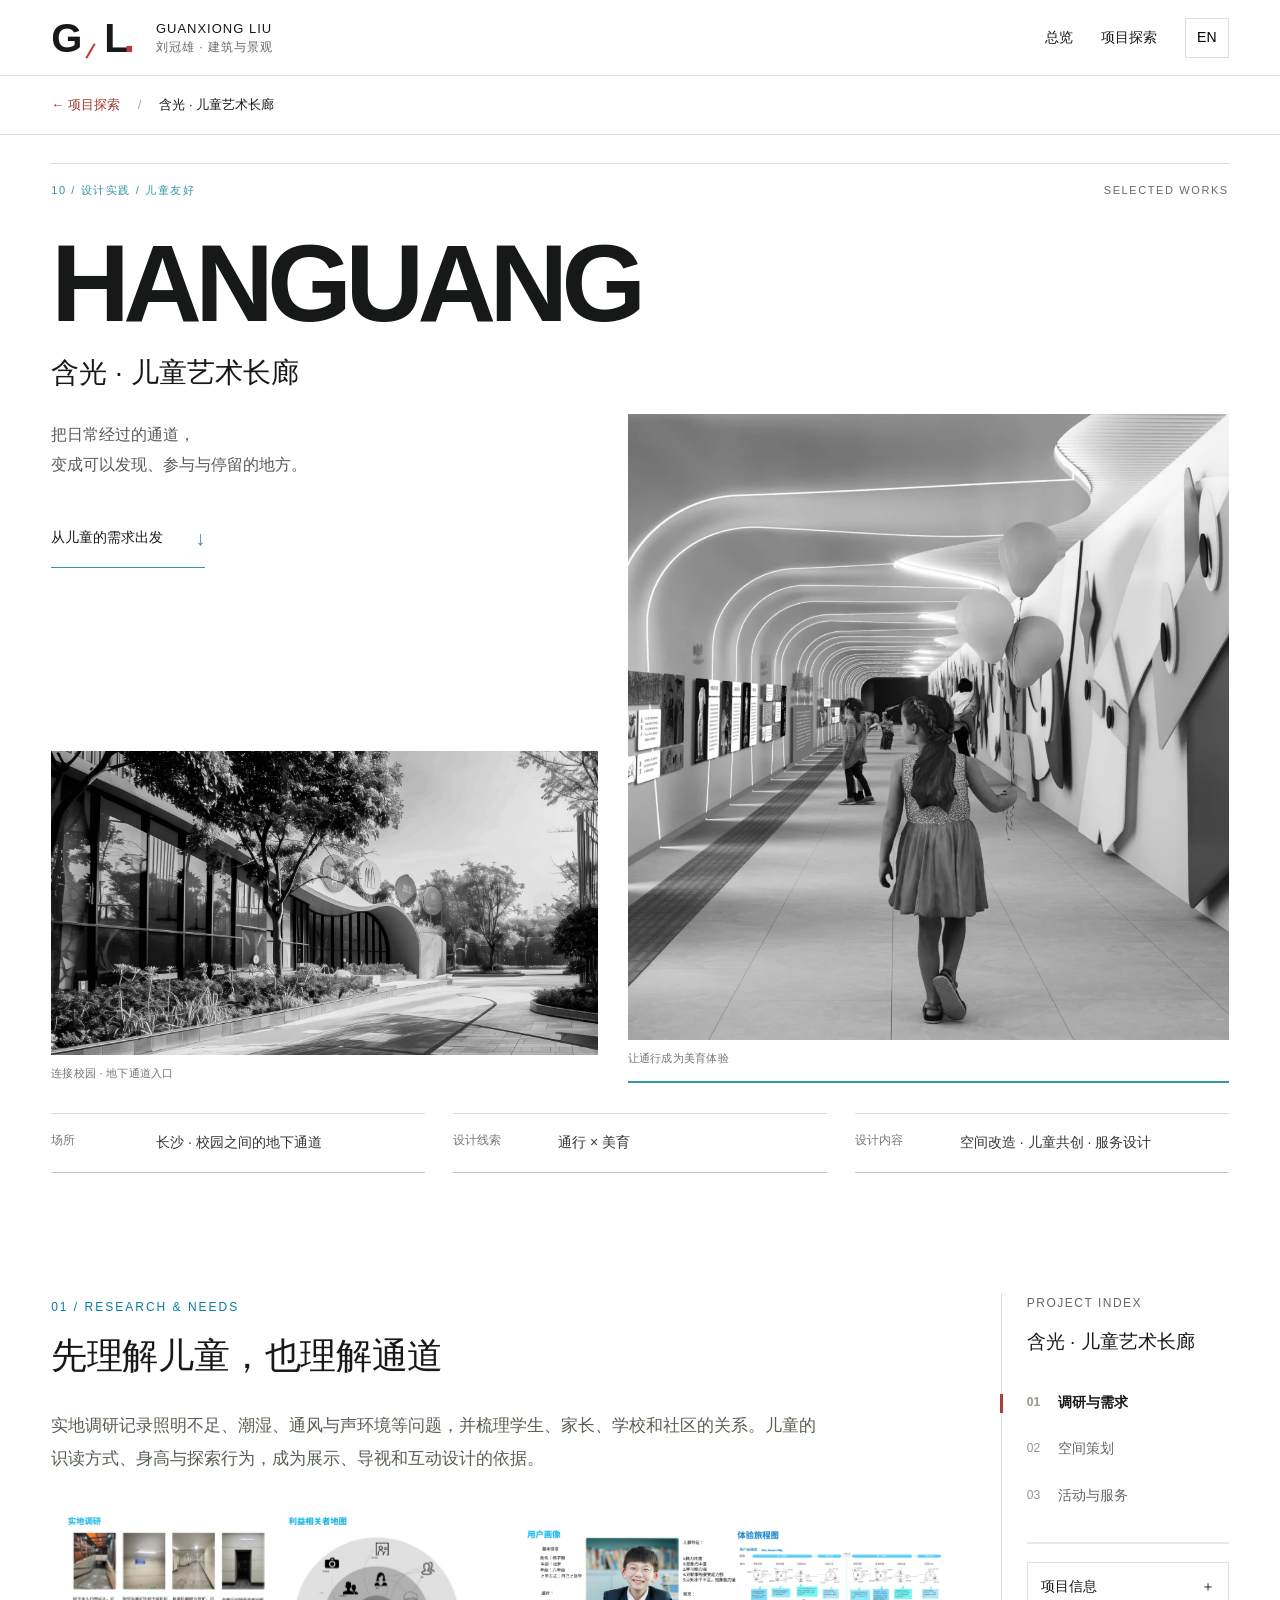
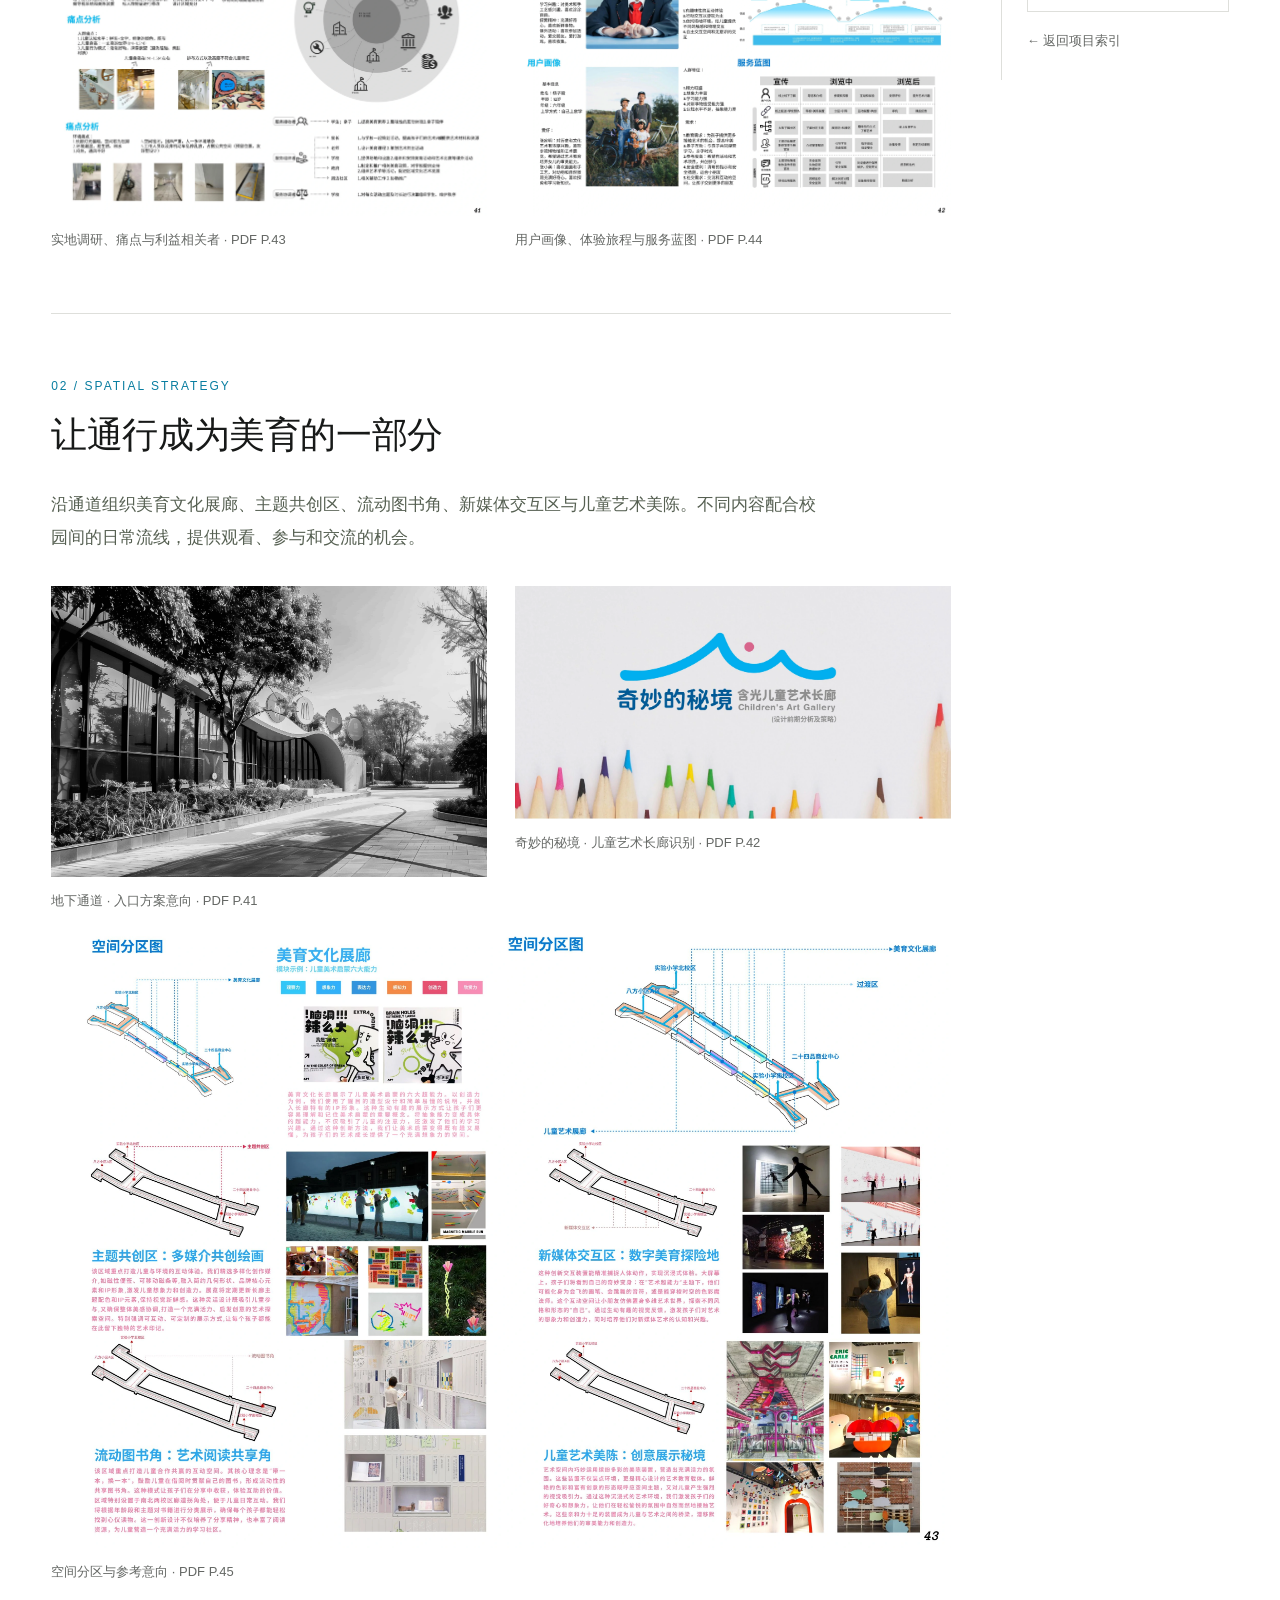
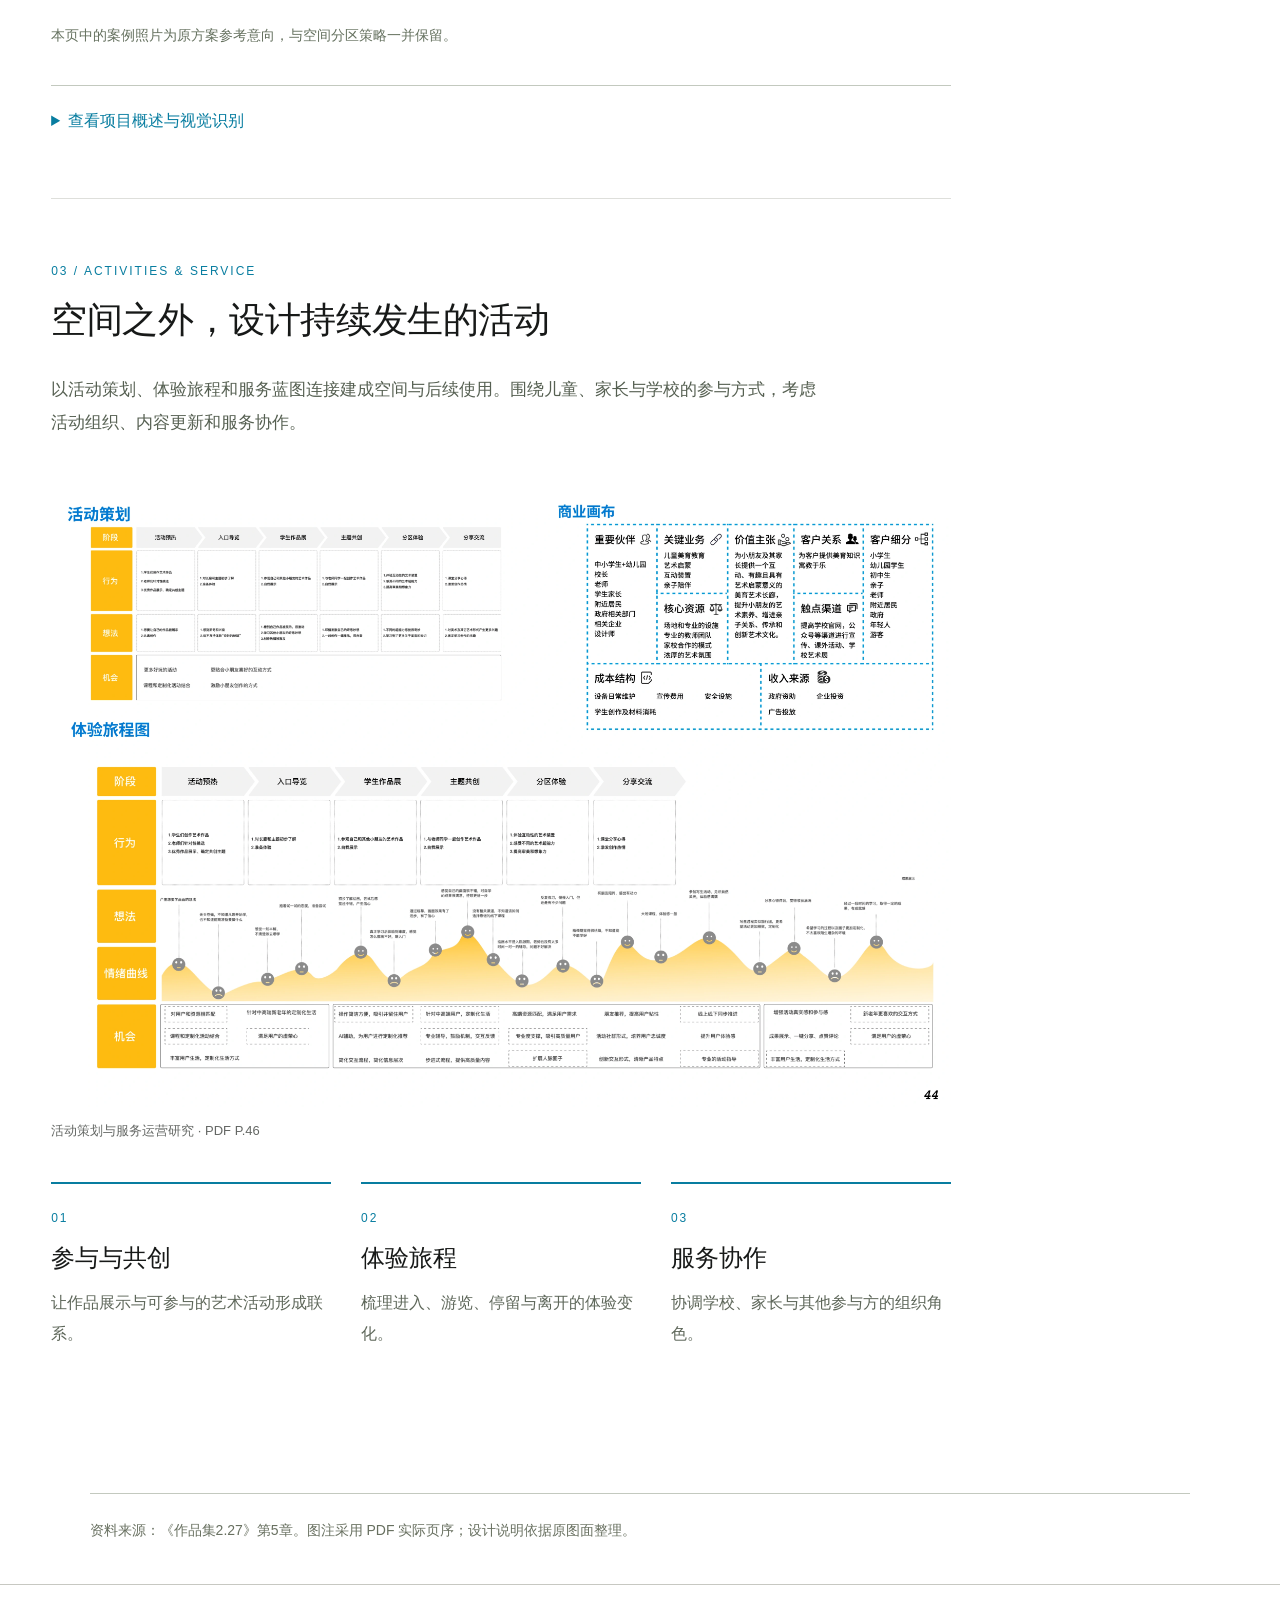
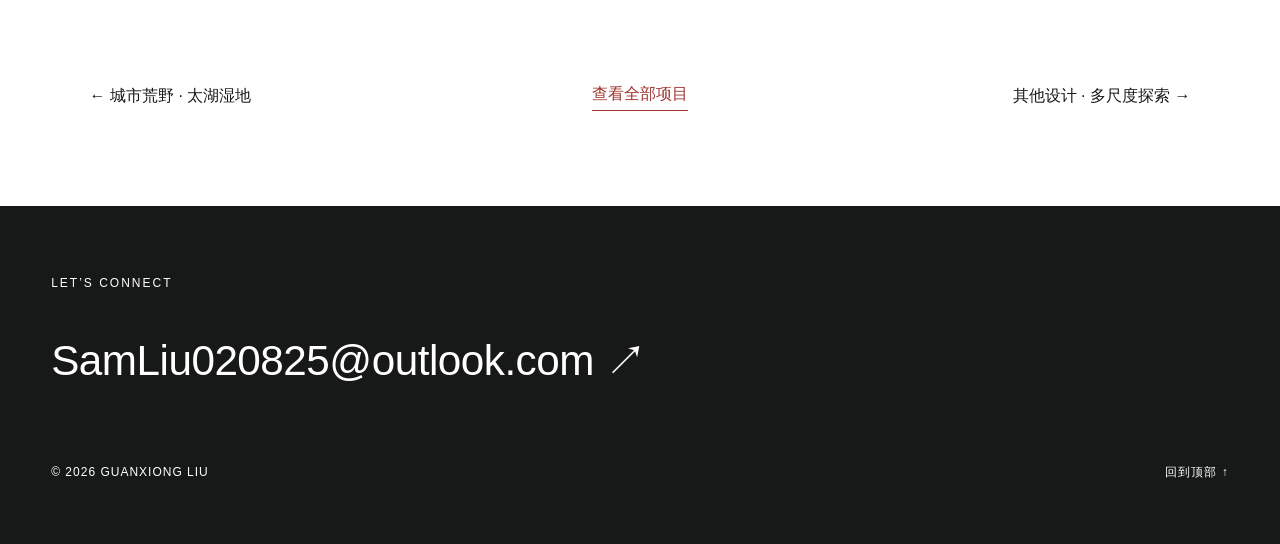
<file: hanguang-gallery.html>
<!DOCTYPE html>

<html data-title-en="Hanguang · Children’s Art Passage — Guanxiong Liu" data-title-zh="含光 · 儿童艺术长廊 — 刘冠雄" lang="zh-CN"><head><meta charset="utf-8"/><meta content="width=device-width,initial-scale=1" name="viewport"/><title>含光 · 儿童艺术长廊 — 刘冠雄</title><meta content="将连接校园的地下通道转化为日常美育空间。以实地调研和儿童需求为基础，结合空间改造、艺术展示与服务设计，让通行过程成为观察、共创和交流的机会。" name="description"/><link href="data:image/svg+xml,%3Csvg xmlns='http://www.w3.org/2000/svg' viewBox='0 0 32 32'%3E%3Crect width='32' height='32' fill='%23c63837'/%3E%3Cpath d='M8 7v18h17M15 7v11h10' fill='none' stroke='white' stroke-width='3'/%3E%3C/svg%3E" rel="icon"/><link href="style.css" rel="stylesheet"/><link href="portfolio-layout.css" rel="stylesheet"/><link href="portfolio-chapters.css" rel="stylesheet"/><link href="experience.css" rel="stylesheet"/><link href="chapter-openers.css" rel="stylesheet"/></head><body class="project-page chapter-page hanguang-page"><a class="skip-link" data-en="Skip to content" data-zh="跳到主要内容" href="#main-content">跳到主要内容</a><div id="page-top"></div><header><a aria-label="总览 / Overview" class="brand" href="index.html#home">G<span class="brand-line"></span>L<span class="brand-dot">.</span></a><a class="name" href="index.html#about">GUANXIONG LIU<span data-en="Architecture &amp; Landscape" data-zh="刘冠雄 · 建筑与景观">刘冠雄 · 建筑与景观</span></a><nav aria-label="主导航 / Main navigation"><a data-en="Overview" data-zh="总览" href="index.html#home">总览</a><a data-en="Projects" data-project-index="" data-zh="项目探索" href="index.html#work">项目探索</a><button aria-label="Switch language" id="lang">EN</button></nav></header><div class="project-breadcrumb"><a data-project-index="" href="index.html#work"><span data-en="← Explore projects" data-zh="← 项目探索">← 项目探索</span></a><span class="breadcrumb-separator">/</span><span data-en="Hanguang · Children’s Art Passage" data-zh="含光 · 儿童艺术长廊">含光 · 儿童艺术长廊</span></div><main><span id="main-content" tabindex="-1"></span><section class="folio-opener folio-hanguang" id="home"><div class="folio-kicker"><span>10 / <span data-en="Practice / Child-friendly space" data-zh="设计实践 / 儿童友好">设计实践 / 儿童友好</span></span><span>SELECTED WORKS</span></div><div class="folio-hanguang-grid"><div class="folio-hanguang-copy"><h1 class="folio-display">HANGUANG</h1><h2 data-en="Hanguang · Children’s art passage" data-zh="含光 · 儿童艺术长廊">含光 · 儿童艺术长廊</h2><p class="folio-statement" data-en="An everyday passage becomes a place&lt;br&gt;to discover, participate and pause." data-zh="把日常经过的通道，&lt;br&gt;变成可以发现、参与与停留的地方。">把日常经过的通道，<br/>变成可以发现、参与与停留的地方。</p><a class="folio-start" href="#hanguang-research"><span data-en="Start with children’s needs" data-zh="从儿童的需求出发">从儿童的需求出发</span><span aria-hidden="true">↓</span></a></div><figure class="folio-hanguang-street"><img alt="连接校园 · 地下通道入口" class="zoom" decoding="async" loading="eager" src="assets/pf-hanguang-entrance.webp"/><figcaption data-en="Connecting campuses · Passage entrance" data-zh="连接校园 · 地下通道入口">连接校园 · 地下通道入口</figcaption></figure><figure class="folio-hanguang-interior"><img alt="让通行成为美育体验" class="zoom" decoding="async" loading="eager" src="assets/pf-hanguang-hero.webp"/><figcaption data-en="Movement becomes an art experience" data-zh="让通行成为美育体验">让通行成为美育体验</figcaption></figure></div><dl class="folio-facts"><div><dt data-en="Place" data-zh="场所">场所</dt><dd data-en="Changsha · An inter-campus passage" data-zh="长沙 · 校园之间的地下通道">长沙 · 校园之间的地下通道</dd></div><div><dt data-en="Design approach" data-zh="设计线索">设计线索</dt><dd data-en="Movement × Art education" data-zh="通行 × 美育">通行 × 美育</dd></div><div><dt data-en="Scope" data-zh="设计内容">设计内容</dt><dd data-en="Spatial renewal · Co-creation · Service design" data-zh="空间改造 · 儿童共创 · 服务设计">空间改造 · 儿童共创 · 服务设计</dd></div></dl></section><button aria-controls="project-info" aria-haspopup="dialog" class="project-info-open mobile-info-button" type="button"><span data-en="Project information" data-zh="项目信息">项目信息</span><span aria-hidden="true">＋</span></button><div class="reading-layout"><div class="reading-content"><section class="section cp-section" id="hanguang-research"><div class="section-head"><span class="small">01 / RESEARCH &amp; NEEDS</span><h2 data-en="Understanding children and the passage" data-zh="先理解儿童，也理解通道">先理解儿童，也理解通道</h2></div><p class="section-copy" data-en="Site research records issues with lighting, dampness, ventilation and acoustics, alongside the relationships between children, parents, schools and the community. Children’s reading habits, scale and exploratory behaviour inform displays, wayfinding and interaction." data-zh="实地调研记录照明不足、潮湿、通风与声环境等问题，并梳理学生、家长、学校和社区的关系。儿童的识读方式、身高与探索行为，成为展示、导视和互动设计的依据。">实地调研记录照明不足、潮湿、通风与声环境等问题，并梳理学生、家长、学校和社区的关系。儿童的识读方式、身高与探索行为，成为展示、导视和互动设计的依据。</p><div class="cp-grid"><figure><img alt="实地调研、痛点与利益相关者" class="zoom" decoding="async" height="2479" loading="lazy" src="assets/pf-p43.webp" width="3506"/><figcaption data-en="Site research, issues and stakeholders · PDF P.43" data-zh="实地调研、痛点与利益相关者 · PDF P.43">实地调研、痛点与利益相关者 · PDF P.43</figcaption></figure><figure><img alt="用户画像、体验旅程与服务蓝图" class="zoom" decoding="async" height="2970" loading="lazy" src="assets/pf-p44.webp" width="4200"/><figcaption data-en="Personas, visitor journey and service blueprint · PDF P.44" data-zh="用户画像、体验旅程与服务蓝图 · PDF P.44">用户画像、体验旅程与服务蓝图 · PDF P.44</figcaption></figure></div></section><section class="section cp-section cp-tint" id="hanguang-space"><div class="section-head"><span class="small">02 / SPATIAL STRATEGY</span><h2 data-en="Making everyday movement part of art education" data-zh="让通行成为美育的一部分">让通行成为美育的一部分</h2></div><p class="section-copy" data-en="An art education gallery, co-creation areas, shared books, digital interaction and art installations follow the passage. These programmes connect with everyday school routes and create opportunities to view, participate and exchange." data-zh="沿通道组织美育文化展廊、主题共创区、流动图书角、新媒体交互区与儿童艺术美陈。不同内容配合校园间的日常流线，提供观看、参与和交流的机会。">沿通道组织美育文化展廊、主题共创区、流动图书角、新媒体交互区与儿童艺术美陈。不同内容配合校园间的日常流线，提供观看、参与和交流的机会。</p><div class="cp-grid"><figure><img alt="地下通道 · 入口方案意向" class="zoom" decoding="async" height="1115" loading="lazy" src="assets/pf-hanguang-entrance.webp" width="1669"/><figcaption data-en="Underground passage · proposed entrance · PDF P.41" data-zh="地下通道 · 入口方案意向 · PDF P.41">地下通道 · 入口方案意向 · PDF P.41</figcaption></figure><figure><img alt="奇妙的秘境 · 儿童艺术长廊识别" class="zoom" decoding="async" height="1386" loading="lazy" src="assets/pf-hanguang-identity.webp" width="2600"/><figcaption data-en="A World of Wonder · children’s gallery identity · PDF P.42" data-zh="奇妙的秘境 · 儿童艺术长廊识别 · PDF P.42">奇妙的秘境 · 儿童艺术长廊识别 · PDF P.42</figcaption></figure></div><div class="cp-feature"><figure><img alt="空间分区与参考意向" class="zoom" decoding="async" height="2479" loading="lazy" src="assets/pf-p45.webp" width="3506"/><figcaption data-en="Spatial zoning and design references · PDF P.45" data-zh="空间分区与参考意向 · PDF P.45">空间分区与参考意向 · PDF P.45</figcaption></figure></div><p class="cp-caption-note" data-en="Reference photographs on this board are precedents included in the original proposal and are shown alongside the zoning strategy." data-zh="本页中的案例照片为原方案参考意向，与空间分区策略一并保留。">本页中的案例照片为原方案参考意向，与空间分区策略一并保留。</p><details class="cp-boards"><summary><span data-en="View the project overview and visual identity" data-zh="查看项目概述与视觉识别">查看项目概述与视觉识别</span></summary><div class="cp-grid"><figure><img alt="含光艺术长廊 · 项目概述" class="zoom" decoding="async" height="2479" loading="lazy" src="assets/pf-p41.webp" width="3506"/><figcaption data-en="Hanguang Art Gallery · project overview · PDF P.41" data-zh="含光艺术长廊 · 项目概述 · PDF P.41">含光艺术长廊 · 项目概述 · PDF P.41</figcaption></figure><figure><img alt="奇妙的秘境 · 项目识别" class="zoom" decoding="async" height="2970" loading="lazy" src="assets/pf-p42.webp" width="4200"/><figcaption data-en="A World of Wonder · project identity · PDF P.42" data-zh="奇妙的秘境 · 项目识别 · PDF P.42">奇妙的秘境 · 项目识别 · PDF P.42</figcaption></figure></div></details></section><section class="section cp-section" id="hanguang-service"><div class="section-head"><span class="small">03 / ACTIVITIES &amp; SERVICE</span><h2 data-en="Designing activities that sustain the space" data-zh="空间之外，设计持续发生的活动">空间之外，设计持续发生的活动</h2></div><p class="section-copy" data-en="Activity planning, visitor journeys and service blueprints connect the spatial proposal with its future use. Participation by children, parents and schools informs event organisation, content updates and service coordination." data-zh="以活动策划、体验旅程和服务蓝图连接建成空间与后续使用。围绕儿童、家长与学校的参与方式，考虑活动组织、内容更新和服务协作。">以活动策划、体验旅程和服务蓝图连接建成空间与后续使用。围绕儿童、家长与学校的参与方式，考虑活动组织、内容更新和服务协作。</p><div class="cp-feature"><figure><img alt="活动策划与服务运营研究" class="zoom" decoding="async" height="2479" loading="lazy" src="assets/pf-p46.webp" width="3506"/><figcaption data-en="Activity planning and service operations · PDF P.46" data-zh="活动策划与服务运营研究 · PDF P.46">活动策划与服务运营研究 · PDF P.46</figcaption></figure></div><div class="cp-points"><article><span class="small">01</span><h3 data-en="Participation and co-creation" data-zh="参与与共创">参与与共创</h3><p data-en="Connect displayed work with participatory art activities." data-zh="让作品展示与可参与的艺术活动形成联系。">让作品展示与可参与的艺术活动形成联系。</p></article><article><span class="small">02</span><h3 data-en="Visitor journeys" data-zh="体验旅程">体验旅程</h3><p data-en="Trace the experience of arrival, exploration, pause and departure." data-zh="梳理进入、游览、停留与离开的体验变化。">梳理进入、游览、停留与离开的体验变化。</p></article><article><span class="small">03</span><h3 data-en="Service coordination" data-zh="服务协作">服务协作</h3><p data-en="Coordinate the organisational roles of schools, parents and other participants." data-zh="协调学校、家长与其他参与方的组织角色。">协调学校、家长与其他参与方的组织角色。</p></article></div></section></div><aside aria-label="项目章节 / Project chapters" class="project-rail"><div class="rail-inner"><div class="rail-kicker">PROJECT INDEX</div><h2 class="rail-title" data-en="Hanguang · Children’s Art Passage" data-zh="含光 · 儿童艺术长廊">含光 · 儿童艺术长廊</h2><nav aria-label="章节导航 / Chapter navigation" class="project-menu"><a data-chapter-number="01" href="#hanguang-research"><span data-en="Research" data-zh="调研与需求">调研与需求</span></a><a data-chapter-number="02" href="#hanguang-space"><span data-en="Spatial strategy" data-zh="空间策划">空间策划</span></a><a data-chapter-number="03" href="#hanguang-service"><span data-en="Activities &amp; service" data-zh="活动与服务">活动与服务</span></a></nav><div aria-hidden="true" class="rail-progress"><span></span></div><button aria-controls="project-info" aria-haspopup="dialog" class="project-info-open" type="button"><span data-en="Project information" data-zh="项目信息">项目信息</span><span aria-hidden="true">＋</span></button><a class="rail-back" data-en="← Back to projects" data-project-index="" data-zh="← 返回项目索引" href="index.html#work">← 返回项目索引</a></div></aside></div><div class="section" style="padding-top:0;padding-bottom:40px"><p class="cp-source-note" data-en="Source: Portfolio 2.27, chapter 5. Captions refer to the actual PDF page order; descriptions are based on the original boards." data-zh="资料来源：《作品集2.27》第5章。图注采用 PDF 实际页序；设计说明依据原图面整理。">资料来源：《作品集2.27》第5章。图注采用 PDF 实际页序；设计说明依据原图面整理。</p></div><nav aria-label="项目导航 / Project navigation" class="section project-pagination"><a class="project-previous" data-project-peer="" href="taihu-wilderness.html"><span data-en="← Urban Wilderness · Taihu Wetland" data-zh="← 城市荒野 · 太湖湿地">← 城市荒野 · 太湖湿地</span></a><a class="project-all" data-project-index="" href="index.html#work"><span data-en="View all projects" data-zh="查看全部项目">查看全部项目</span></a><a class="project-next" data-project-peer="" href="other-designs.html"><span data-en="Other Work · Design Across Scales →" data-zh="其他设计 · 多尺度探索 →">其他设计 · 多尺度探索 →</span></a></nav><footer class="section"><span class="small">LET’S CONNECT</span><a class="email" href="mailto:SamLiu020825@outlook.com">SamLiu020825@outlook.com ↗</a><div><span>© 2026 GUANXIONG LIU</span><a data-en="BACK TO TOP ↑" data-zh="回到顶部 ↑" href="#page-top">回到顶部 ↑</a></div></footer></main><dialog id="lightbox"><button aria-label="Close image" id="close">×</button><div class="lightbox-frame"><img alt=""/></div><p data-en="Click outside the image or press Esc to close" data-zh="点击图像外部或按 Esc 关闭">点击图像外部或按 Esc 关闭</p><button aria-label="切换原图尺寸 / Toggle original image size" aria-pressed="false" id="chapter-scale" type="button">1:1 / Fit</button></dialog><dialog aria-labelledby="info-title" class="project-sheet" id="project-info"><button aria-label="关闭 / Close" class="sheet-close" type="button">×</button><div class="sheet-label">PROJECT INFORMATION</div><h2 class="rail-title" data-en="Hanguang · Children’s Art Passage" data-zh="含光 · 儿童艺术长廊" id="info-title">含光 · 儿童艺术长廊</h2><p class="cp-subtitle" data-en="A children’s art gallery within an underground passage" data-zh="地下通道儿童艺术长廊设计">地下通道儿童艺术长廊设计</p><p class="cp-description" data-en="An underground passage connecting school campuses becomes a place for everyday art education. Site research and children’s needs inform spatial improvements, art displays and service design, turning movement into opportunities to observe, create and connect." data-zh="将连接校园的地下通道转化为日常美育空间。以实地调研和儿童需求为基础，结合空间改造、艺术展示与服务设计，让通行过程成为观察、共创和交流的机会。">将连接校园的地下通道转化为日常美育空间。以实地调研和儿童需求为基础，结合空间改造、艺术展示与服务设计，让通行过程成为观察、共创和交流的机会。</p><dl><div><dt data-en="Type" data-zh="设计类型">设计类型</dt><dd data-en="Project design · early strategy" data-zh="项目设计 · 前期策略">项目设计 · 前期策略</dd></div><div><dt data-en="Period" data-zh="项目时间">项目时间</dt><dd data-en="2024.06—2024.11" data-zh="2024.06—2024.11">2024.06—2024.11</dd></div><div><dt data-en="Context" data-zh="项目范围">项目范围</dt><dd data-en="Changsha · an inter-campus underground passage" data-zh="长沙 · 校园之间的地下通道">长沙 · 校园之间的地下通道</dd></div></dl><p><a data-en="Explore all projects ↗" data-project-index="" data-zh="查看全部项目 ↗" href="index.html#work">查看全部项目 ↗</a></p></dialog><script src="app.js"></script><script src="experience.js"></script></body></html>
</file>
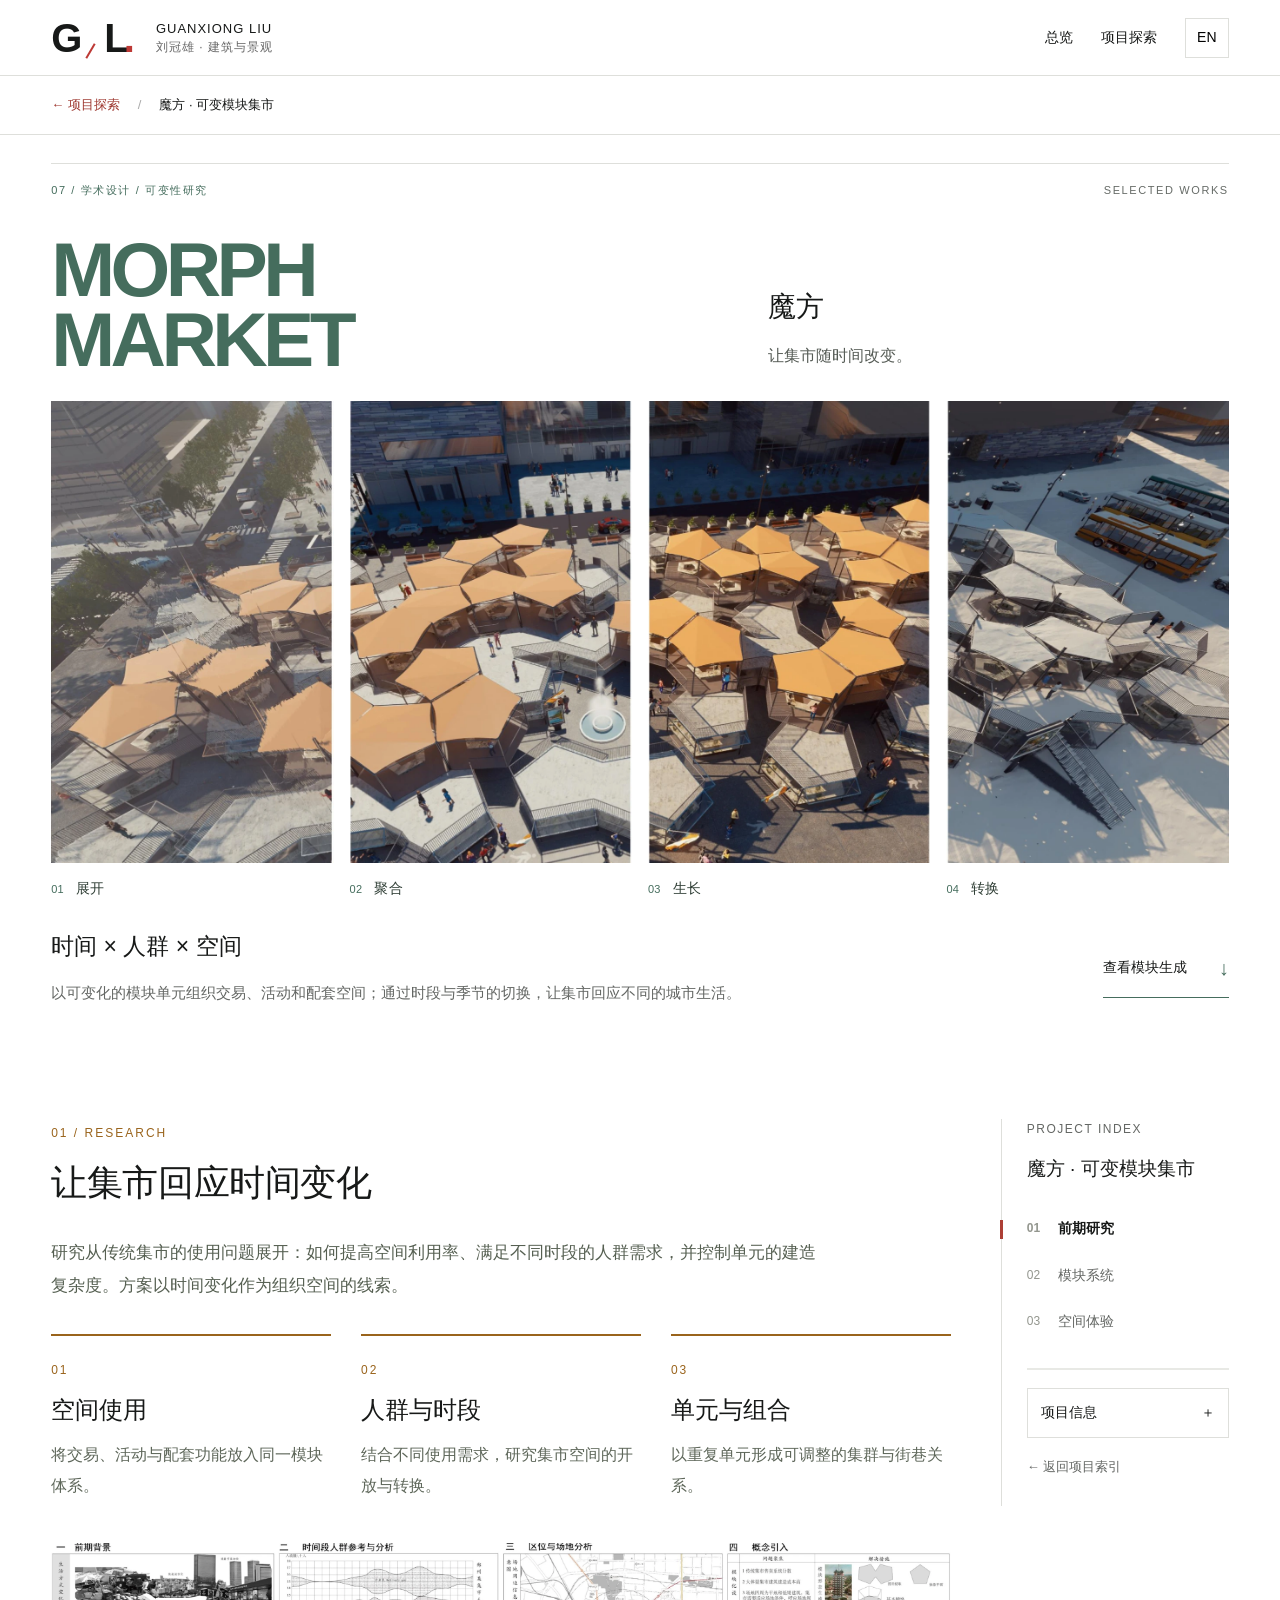
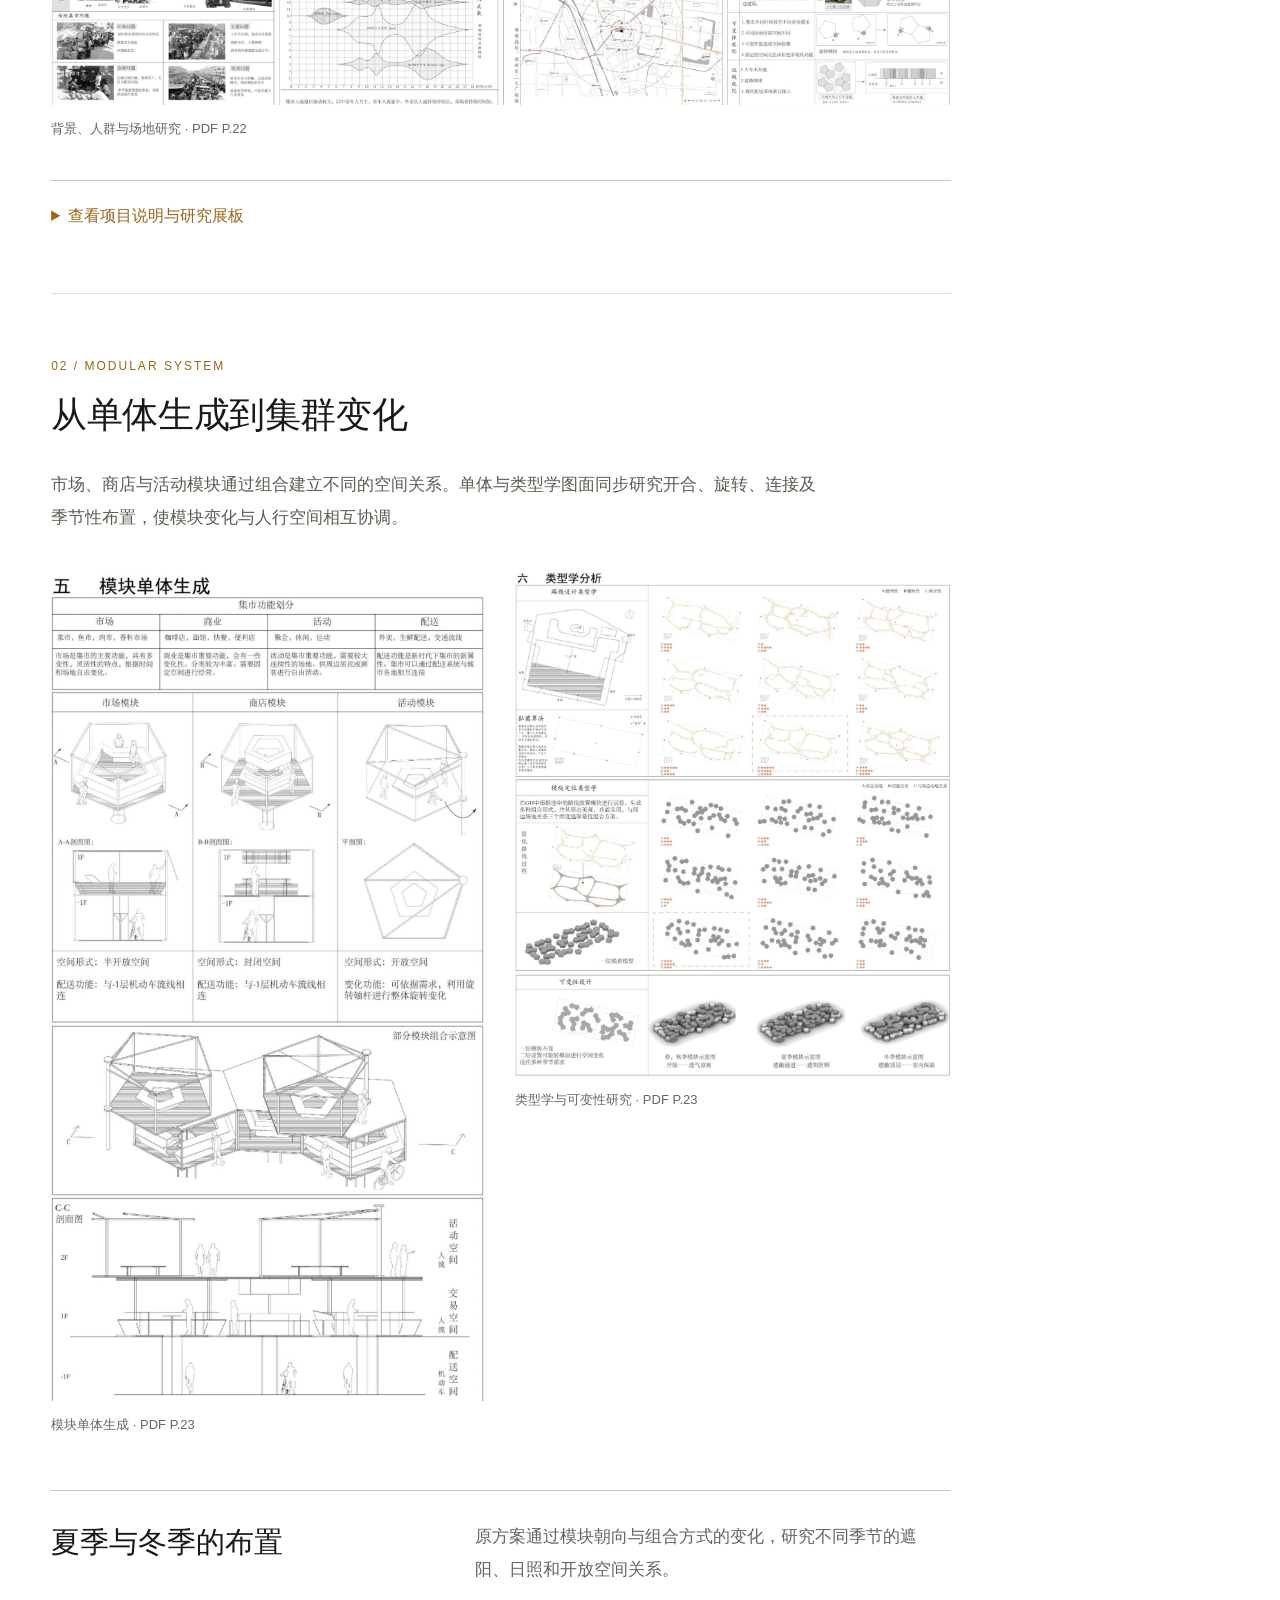
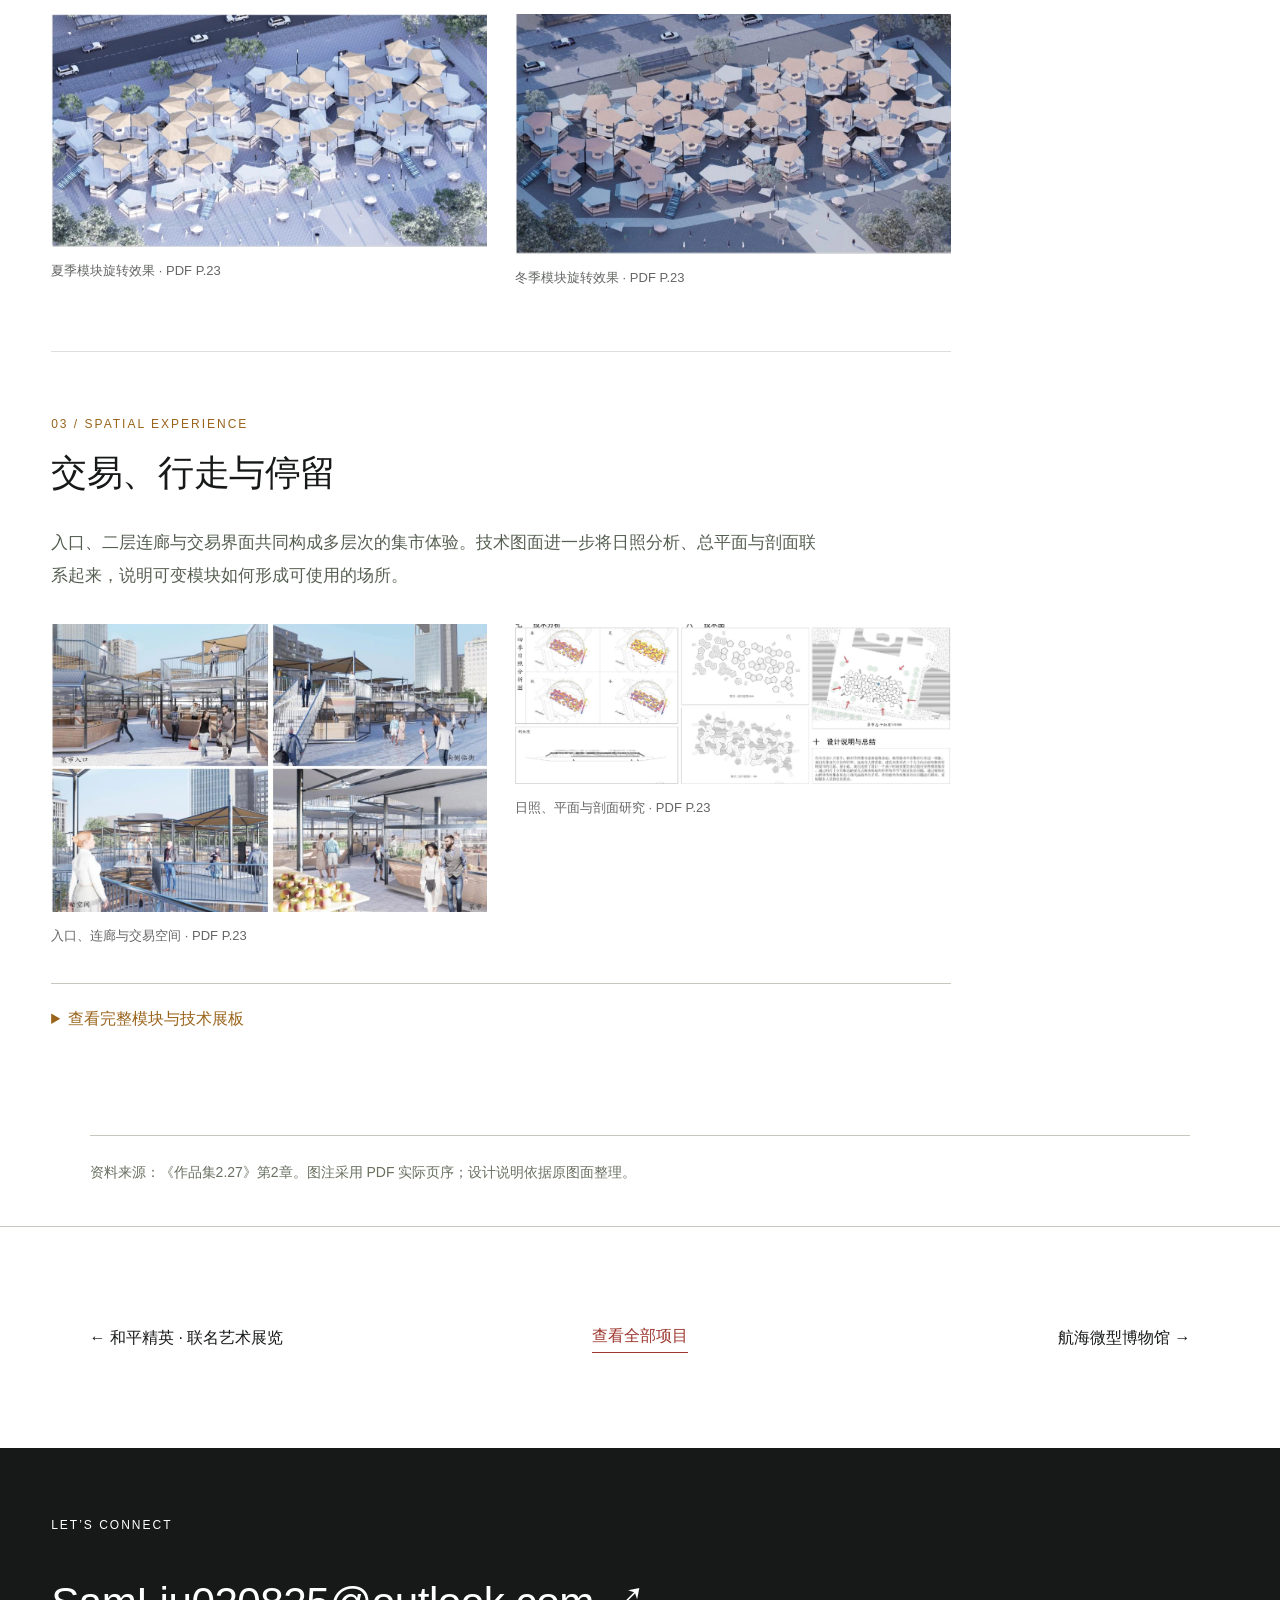
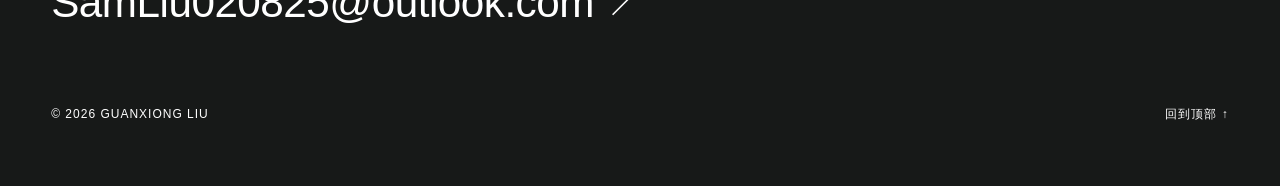
<file: modular-market.html>
<!DOCTYPE html>

<html data-title-en="Rubik’s Cube · Modular Market — Guanxiong Liu" data-title-zh="魔方 · 可变模块集市 — 刘冠雄" lang="zh-CN"><head><meta charset="utf-8"/><meta content="width=device-width,initial-scale=1" name="viewport"/><title>魔方 · 可变模块集市 — 刘冠雄</title><meta content="从集市空间利用、人群需求与建造成本出发，以可变化的模块单元组织交易、活动和配套空间。通过时段与季节的切换，探索传统集市与当代城市生活之间的联系。" name="description"/><link href="data:image/svg+xml,%3Csvg xmlns='http://www.w3.org/2000/svg' viewBox='0 0 32 32'%3E%3Crect width='32' height='32' fill='%23c63837'/%3E%3Cpath d='M8 7v18h17M15 7v11h10' fill='none' stroke='white' stroke-width='3'/%3E%3C/svg%3E" rel="icon"/><link href="style.css" rel="stylesheet"/><link href="portfolio-layout.css" rel="stylesheet"/><link href="portfolio-chapters.css" rel="stylesheet"/><link href="experience.css" rel="stylesheet"/><link href="chapter-openers.css" rel="stylesheet"/></head><body class="project-page chapter-page market-page"><a class="skip-link" data-en="Skip to content" data-zh="跳到主要内容" href="#main-content">跳到主要内容</a><div id="page-top"></div><header><a aria-label="总览 / Overview" class="brand" href="index.html#home">G<span class="brand-line"></span>L<span class="brand-dot">.</span></a><a class="name" href="index.html#about">GUANXIONG LIU<span data-en="Architecture &amp; Landscape" data-zh="刘冠雄 · 建筑与景观">刘冠雄 · 建筑与景观</span></a><nav aria-label="主导航 / Main navigation"><a data-en="Overview" data-zh="总览" href="index.html#home">总览</a><a data-en="Projects" data-project-index="" data-zh="项目探索" href="index.html#work">项目探索</a><button aria-label="Switch language" id="lang">EN</button></nav></header><div class="project-breadcrumb"><a data-project-index="" href="index.html#work"><span data-en="← Explore projects" data-zh="← 项目探索">← 项目探索</span></a><span class="breadcrumb-separator">/</span><span data-en="Rubik’s Cube · Modular Market" data-zh="魔方 · 可变模块集市">魔方 · 可变模块集市</span></div><main><span id="main-content" tabindex="-1"></span><section class="folio-opener folio-market" id="home"><div class="folio-kicker"><span>07 / <span data-en="Academic / Adaptable systems" data-zh="学术设计 / 可变性研究">学术设计 / 可变性研究</span></span><span>SELECTED WORKS</span></div><div class="folio-title-row"><h1 class="folio-display">MORPH<br/>MARKET</h1><div><h2 data-en="魔方 · Modular market" data-zh="魔方">魔方</h2><p class="folio-statement" data-en="A market that changes with time." data-zh="让集市随时间改变。">让集市随时间改变。</p></div></div><div class="folio-slices" style="--slices:4"><figure><div class="folio-slice-window"><img alt="展开" decoding="async" loading="eager" src="assets/pf-market-hero.webp" style="--slice:0"/></div><figcaption><span>01</span><strong data-en="Unfold" data-zh="展开">展开</strong></figcaption></figure><figure><div class="folio-slice-window"><img alt="聚合" decoding="async" loading="eager" src="assets/pf-market-hero.webp" style="--slice:1"/></div><figcaption><span>02</span><strong data-en="Gather" data-zh="聚合">聚合</strong></figcaption></figure><figure><div class="folio-slice-window"><img alt="生长" decoding="async" loading="eager" src="assets/pf-market-hero.webp" style="--slice:2"/></div><figcaption><span>03</span><strong data-en="Grow" data-zh="生长">生长</strong></figcaption></figure><figure><div class="folio-slice-window"><img alt="转换" decoding="async" loading="eager" src="assets/pf-market-hero.webp" style="--slice:3"/></div><figcaption><span>04</span><strong data-en="Transform" data-zh="转换">转换</strong></figcaption></figure></div><div class="folio-brief"><div><h3 data-en="Time × People × Space" data-zh="时间 × 人群 × 空间">时间 × 人群 × 空间</h3><p data-en="Adaptable modules organise trading, activities and amenities; daily and seasonal changes respond to different patterns of urban life." data-zh="以可变化的模块单元组织交易、活动和配套空间；通过时段与季节的切换，让集市回应不同的城市生活。">以可变化的模块单元组织交易、活动和配套空间；通过时段与季节的切换，让集市回应不同的城市生活。</p></div><a class="folio-start" href="#market-system"><span data-en="Explore the modular system" data-zh="查看模块生成">查看模块生成</span><span aria-hidden="true">↓</span></a></div></section><button aria-controls="project-info" aria-haspopup="dialog" class="project-info-open mobile-info-button" type="button"><span data-en="Project information" data-zh="项目信息">项目信息</span><span aria-hidden="true">＋</span></button><div class="reading-layout"><div class="reading-content"><section class="section cp-section" id="market-research"><div class="section-head"><span class="small">01 / RESEARCH</span><h2 data-en="A market that responds to time" data-zh="让集市回应时间变化">让集市回应时间变化</h2></div><p class="section-copy" data-en="The study asks how traditional markets can use space more effectively, support users at different times and manage the complexity of individual units. Temporal change becomes a way to organise space." data-zh="研究从传统集市的使用问题展开：如何提高空间利用率、满足不同时段的人群需求，并控制单元的建造复杂度。方案以时间变化作为组织空间的线索。">研究从传统集市的使用问题展开：如何提高空间利用率、满足不同时段的人群需求，并控制单元的建造复杂度。方案以时间变化作为组织空间的线索。</p><div class="cp-points"><article><span class="small">01</span><h3 data-en="Spatial use" data-zh="空间使用">空间使用</h3><p data-en="Trading, activities and support functions share a modular system." data-zh="将交易、活动与配套功能放入同一模块体系。">将交易、活动与配套功能放入同一模块体系。</p></article><article><span class="small">02</span><h3 data-en="Users and time" data-zh="人群与时段">人群与时段</h3><p data-en="Changing needs inform how market spaces open and transform." data-zh="结合不同使用需求，研究集市空间的开放与转换。">结合不同使用需求，研究集市空间的开放与转换。</p></article><article><span class="small">03</span><h3 data-en="Units and clusters" data-zh="单元与组合">单元与组合</h3><p data-en="Repeated units form adaptable clusters and passage networks." data-zh="以重复单元形成可调整的集群与街巷关系。">以重复单元形成可调整的集群与街巷关系。</p></article></div><div class="cp-feature"><figure><img alt="背景、人群与场地研究" class="zoom" decoding="async" height="469" loading="lazy" src="assets/pf-market-research.webp" width="2600"/><figcaption data-en="Context, users and site research · PDF P.22" data-zh="背景、人群与场地研究 · PDF P.22">背景、人群与场地研究 · PDF P.22</figcaption></figure></div><details class="cp-boards"><summary><span data-en="View the project statement and research board" data-zh="查看项目说明与研究展板">查看项目说明与研究展板</span></summary><div class="cp-grid"><figure><img alt="魔方 · 项目概述" class="zoom" decoding="async" height="2479" loading="lazy" src="assets/pf-p21.webp" width="3506"/><figcaption data-en="Rubik’s Cube · project overview · PDF P.21" data-zh="魔方 · 项目概述 · PDF P.21">魔方 · 项目概述 · PDF P.21</figcaption></figure><figure><img alt="场地研究与设计概念" class="zoom" decoding="async" height="2479" loading="lazy" src="assets/pf-p22.webp" width="3506"/><figcaption data-en="Site research and design concept · PDF P.22" data-zh="场地研究与设计概念 · PDF P.22">场地研究与设计概念 · PDF P.22</figcaption></figure></div></details></section><section class="section cp-section cp-tint" id="market-system"><div class="section-head"><span class="small">02 / MODULAR SYSTEM</span><h2 data-en="From individual units to changing clusters" data-zh="从单体生成到集群变化">从单体生成到集群变化</h2></div><p class="section-copy" data-en="Market, shop and activity modules form varied spatial relationships. Unit and typology studies explore opening, rotation, connections and seasonal arrangements alongside pedestrian spaces." data-zh="市场、商店与活动模块通过组合建立不同的空间关系。单体与类型学图面同步研究开合、旋转、连接及季节性布置，使模块变化与人行空间相互协调。">市场、商店与活动模块通过组合建立不同的空间关系。单体与类型学图面同步研究开合、旋转、连接及季节性布置，使模块变化与人行空间相互协调。</p><div class="cp-grid"><figure><img alt="模块单体生成" class="zoom" decoding="async" height="1470" loading="lazy" src="assets/pf-market-modules.webp" width="768"/><figcaption data-en="Module development · PDF P.23" data-zh="模块单体生成 · PDF P.23">模块单体生成 · PDF P.23</figcaption></figure><figure><img alt="类型学与可变性研究" class="zoom" decoding="async" height="1475" loading="lazy" src="assets/pf-market-typology.webp" width="1262"/><figcaption data-en="Typology and reconfiguration studies · PDF P.23" data-zh="类型学与可变性研究 · PDF P.23">类型学与可变性研究 · PDF P.23</figcaption></figure></div><div class="cp-subsection"><div class="cp-subheading"><h3 data-en="Summer and winter configurations" data-zh="夏季与冬季的布置">夏季与冬季的布置</h3><p data-en="Changes in orientation and arrangement explore seasonal shading, sunlight and open-space relationships." data-zh="原方案通过模块朝向与组合方式的变化，研究不同季节的遮阳、日照和开放空间关系。">原方案通过模块朝向与组合方式的变化，研究不同季节的遮阳、日照和开放空间关系。</p></div><div class="cp-grid"><figure><img alt="夏季模块旋转效果" class="zoom" decoding="async" height="620" loading="lazy" src="assets/pf-market-summer.webp" width="1157"/><figcaption data-en="Summer module configuration · PDF P.23" data-zh="夏季模块旋转效果 · PDF P.23">夏季模块旋转效果 · PDF P.23</figcaption></figure><figure><img alt="冬季模块旋转效果" class="zoom" decoding="async" height="637" loading="lazy" src="assets/pf-market-winter.webp" width="1157"/><figcaption data-en="Winter module configuration · PDF P.23" data-zh="冬季模块旋转效果 · PDF P.23">冬季模块旋转效果 · PDF P.23</figcaption></figure></div></div></section><section class="section cp-section" id="market-space"><div class="section-head"><span class="small">03 / SPATIAL EXPERIENCE</span><h2 data-en="Trading, movement and pause" data-zh="交易、行走与停留">交易、行走与停留</h2></div><p class="section-copy" data-en="Entrances, upper walkways and trading edges create a layered market experience. Sunlight studies, plans and sections explain how the changing modules form usable places." data-zh="入口、二层连廊与交易界面共同构成多层次的集市体验。技术图面进一步将日照分析、总平面与剖面联系起来，说明可变模块如何形成可使用的场所。">入口、二层连廊与交易界面共同构成多层次的集市体验。技术图面进一步将日照分析、总平面与剖面联系起来，说明可变模块如何形成可使用的场所。</p><div class="cp-grid"><figure><img alt="入口、连廊与交易空间" class="zoom" decoding="async" height="763" loading="lazy" src="assets/pf-market-experience.webp" width="1157"/><figcaption data-en="Entrance, upper walkway and trading spaces · PDF P.23" data-zh="入口、连廊与交易空间 · PDF P.23">入口、连廊与交易空间 · PDF P.23</figcaption></figure><figure><img alt="日照、平面与剖面研究" class="zoom" decoding="async" height="746" loading="lazy" src="assets/pf-market-technical.webp" width="2037"/><figcaption data-en="Sunlight, plan and section studies · PDF P.23" data-zh="日照、平面与剖面研究 · PDF P.23">日照、平面与剖面研究 · PDF P.23</figcaption></figure></div><details class="cp-boards"><summary><span data-en="View the complete modular and technical board" data-zh="查看完整模块与技术展板">查看完整模块与技术展板</span></summary><div class="cp-grid"><figure><img alt="模块、类型学与技术分析" class="zoom" decoding="async" height="2479" loading="lazy" src="assets/pf-p23.webp" width="3506"/><figcaption data-en="Modules, typology and technical studies · PDF P.23" data-zh="模块、类型学与技术分析 · PDF P.23">模块、类型学与技术分析 · PDF P.23</figcaption></figure></div></details></section></div><aside aria-label="项目章节 / Project chapters" class="project-rail"><div class="rail-inner"><div class="rail-kicker">PROJECT INDEX</div><h2 class="rail-title" data-en="Rubik’s Cube · Modular Market" data-zh="魔方 · 可变模块集市">魔方 · 可变模块集市</h2><nav aria-label="章节导航 / Chapter navigation" class="project-menu"><a data-chapter-number="01" href="#market-research"><span data-en="Research" data-zh="前期研究">前期研究</span></a><a data-chapter-number="02" href="#market-system"><span data-en="Modular system" data-zh="模块系统">模块系统</span></a><a data-chapter-number="03" href="#market-space"><span data-en="Spatial experience" data-zh="空间体验">空间体验</span></a></nav><div aria-hidden="true" class="rail-progress"><span></span></div><button aria-controls="project-info" aria-haspopup="dialog" class="project-info-open" type="button"><span data-en="Project information" data-zh="项目信息">项目信息</span><span aria-hidden="true">＋</span></button><a class="rail-back" data-en="← Back to projects" data-project-index="" data-zh="← 返回项目索引" href="index.html#work">← 返回项目索引</a></div></aside></div><div class="section" style="padding-top:0;padding-bottom:40px"><p class="cp-source-note" data-en="Source: Portfolio 2.27, chapter 2. Captions refer to the actual PDF page order; descriptions are based on the original boards." data-zh="资料来源：《作品集2.27》第2章。图注采用 PDF 实际页序；设计说明依据原图面整理。">资料来源：《作品集2.27》第2章。图注采用 PDF 实际页序；设计说明依据原图面整理。</p></div><nav aria-label="项目导航 / Project navigation" class="section project-pagination"><a class="project-previous" data-project-peer="" href="peace-elite.html"><span data-en="← Game for Peace · Art Exhibition" data-zh="← 和平精英 · 联名艺术展览">← 和平精英 · 联名艺术展览</span></a><a class="project-all" data-project-index="" href="index.html#work"><span data-en="View all projects" data-zh="查看全部项目">查看全部项目</span></a><a class="project-next" data-project-peer="" href="nautical-museum.html"><span data-en="Nautical Micro Museum →" data-zh="航海微型博物馆 →">航海微型博物馆 →</span></a></nav><footer class="section"><span class="small">LET’S CONNECT</span><a class="email" href="mailto:SamLiu020825@outlook.com">SamLiu020825@outlook.com ↗</a><div><span>© 2026 GUANXIONG LIU</span><a data-en="BACK TO TOP ↑" data-zh="回到顶部 ↑" href="#page-top">回到顶部 ↑</a></div></footer></main><dialog id="lightbox"><button aria-label="Close image" id="close">×</button><div class="lightbox-frame"><img alt=""/></div><p data-en="Click outside the image or press Esc to close" data-zh="点击图像外部或按 Esc 关闭">点击图像外部或按 Esc 关闭</p><button aria-label="切换原图尺寸 / Toggle original image size" aria-pressed="false" id="chapter-scale" type="button">1:1 / Fit</button></dialog><dialog aria-labelledby="info-title" class="project-sheet" id="project-info"><button aria-label="关闭 / Close" class="sheet-close" type="button">×</button><div class="sheet-label">PROJECT INFORMATION</div><h2 class="rail-title" data-en="Rubik’s Cube · Modular Market" data-zh="魔方 · 可变模块集市" id="info-title">魔方 · 可变模块集市</h2><p class="cp-subtitle" data-en="A multifunctional modular market that changes over time" data-zh="基于时间变化的多功能可变性模块集市">基于时间变化的多功能可变性模块集市</p><p class="cp-description" data-en="Starting with spatial use, user needs and construction cost, adaptable modules organise trading, activities and supporting spaces. Changes across times of day and seasons explore a market that responds to contemporary urban life." data-zh="从集市空间利用、人群需求与建造成本出发，以可变化的模块单元组织交易、活动和配套空间。通过时段与季节的切换，探索传统集市与当代城市生活之间的联系。">从集市空间利用、人群需求与建造成本出发，以可变化的模块单元组织交易、活动和配套空间。通过时段与季节的切换，探索传统集市与当代城市生活之间的联系。</p><dl><div><dt data-en="Type" data-zh="设计类型">设计类型</dt><dd data-en="Design competition" data-zh="设计竞赛">设计竞赛</dd></div><div><dt data-en="Period" data-zh="项目时间">项目时间</dt><dd data-en="2022.05—2022.07" data-zh="2022.05—2022.07">2022.05—2022.07</dd></div><div><dt data-en="Context" data-zh="项目范围">项目范围</dt><dd data-en="Erqi Square · Zhengzhou" data-zh="郑州 · 二七广场">郑州 · 二七广场</dd></div></dl><p><a data-en="Explore all projects ↗" data-project-index="" data-zh="查看全部项目 ↗" href="index.html#work">查看全部项目 ↗</a></p></dialog><script src="app.js"></script><script src="experience.js"></script></body></html>
</file>
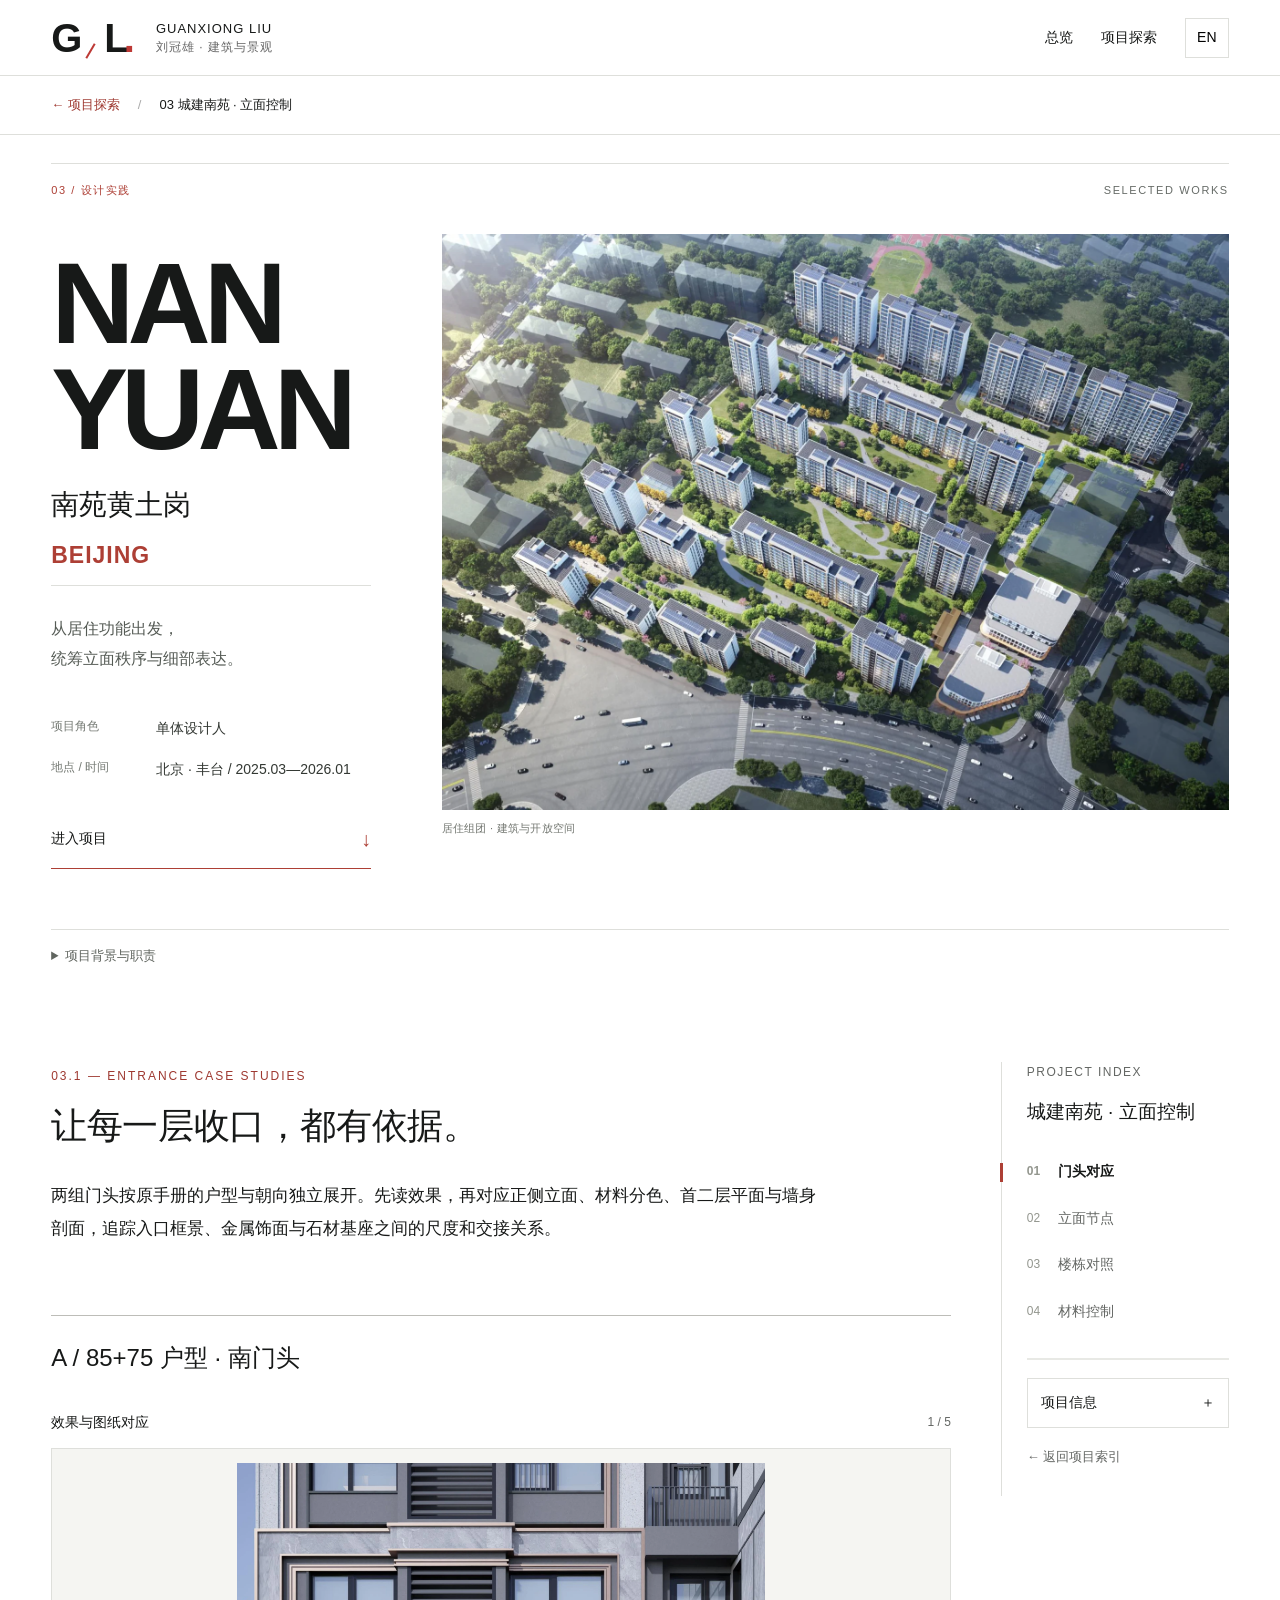
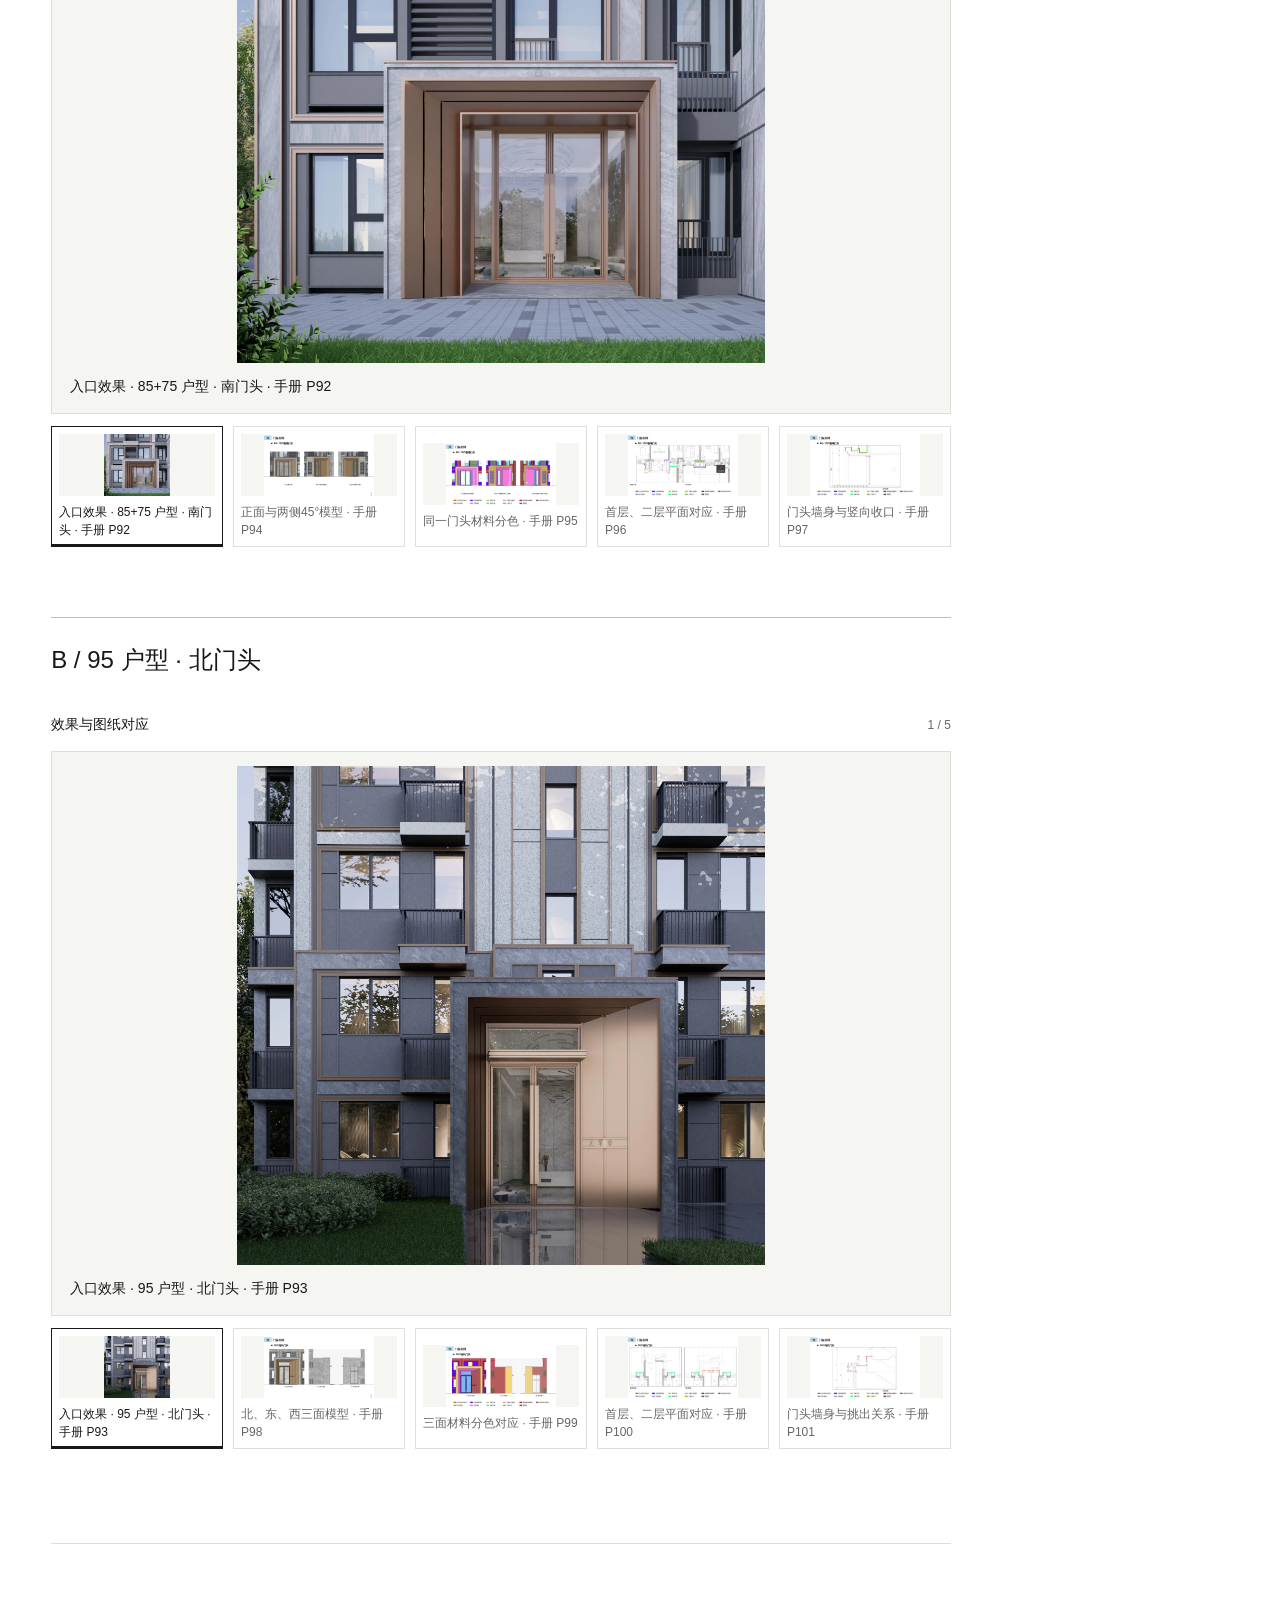
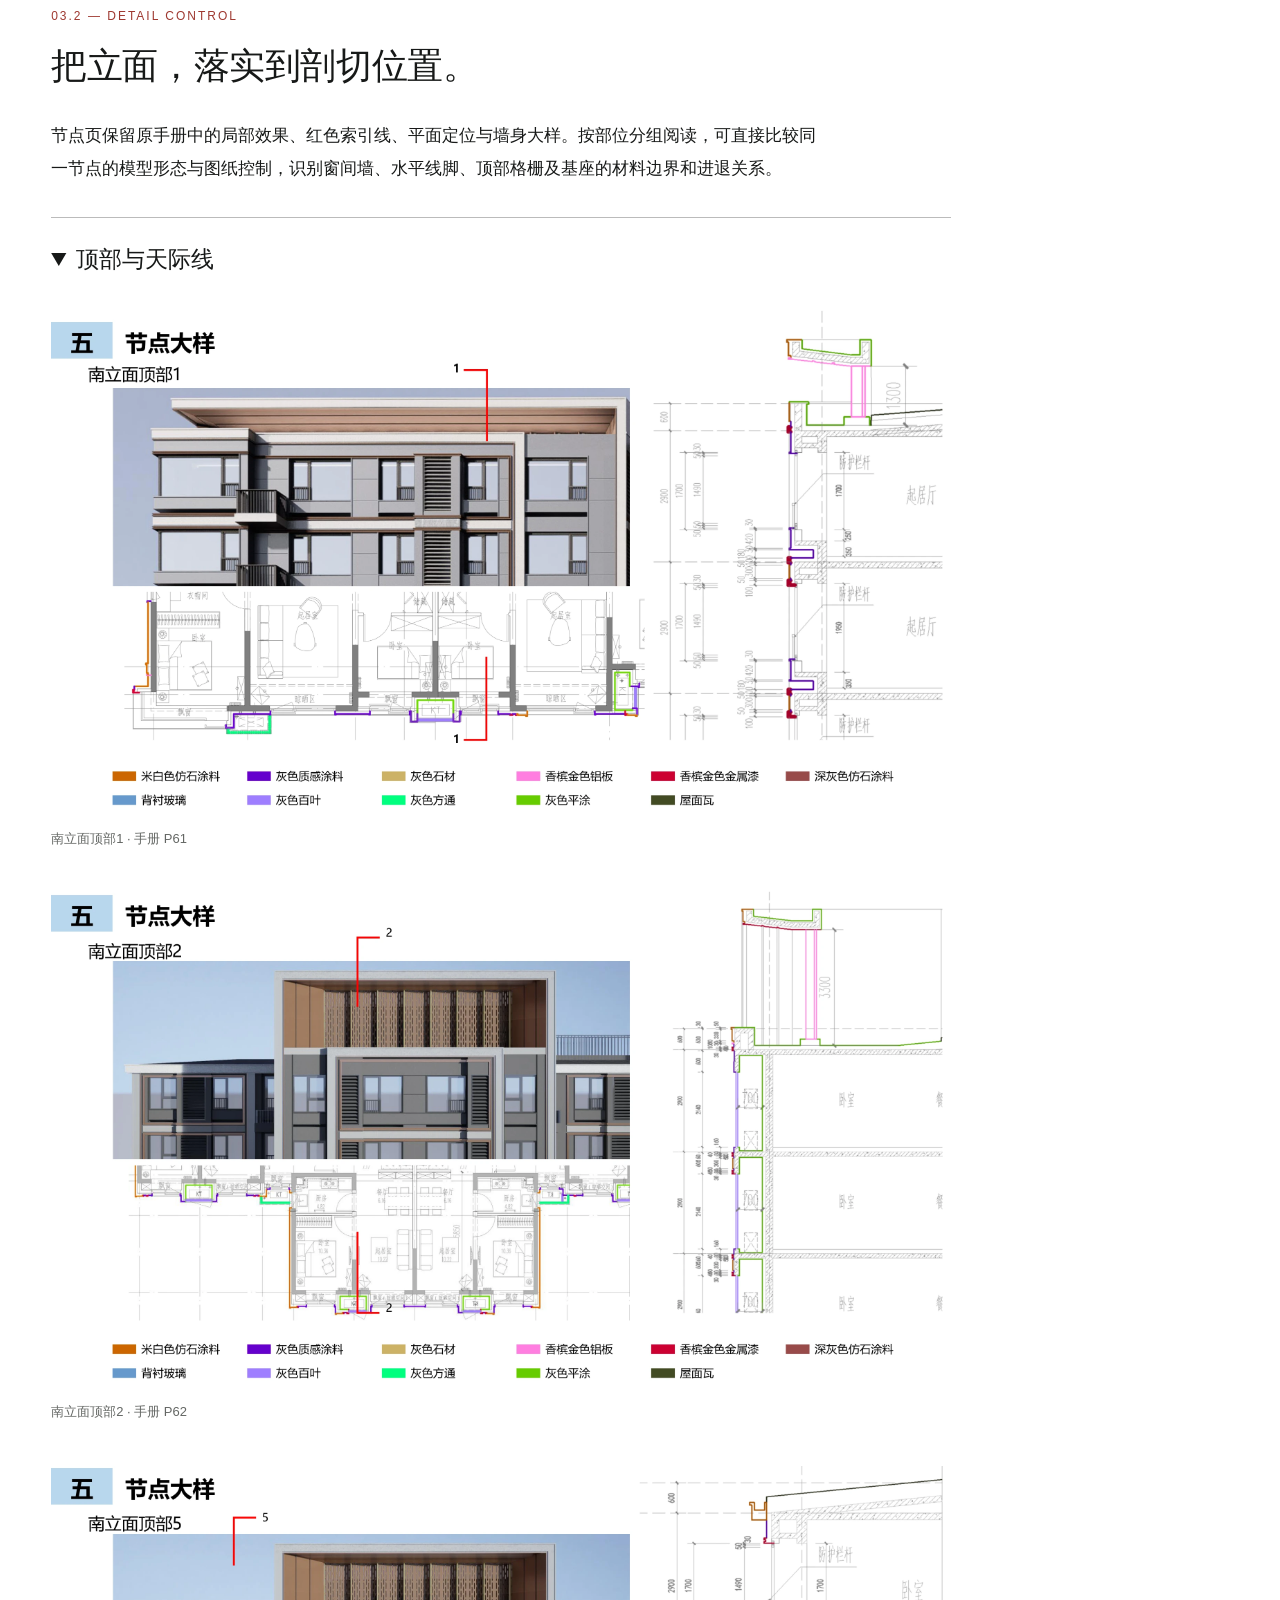
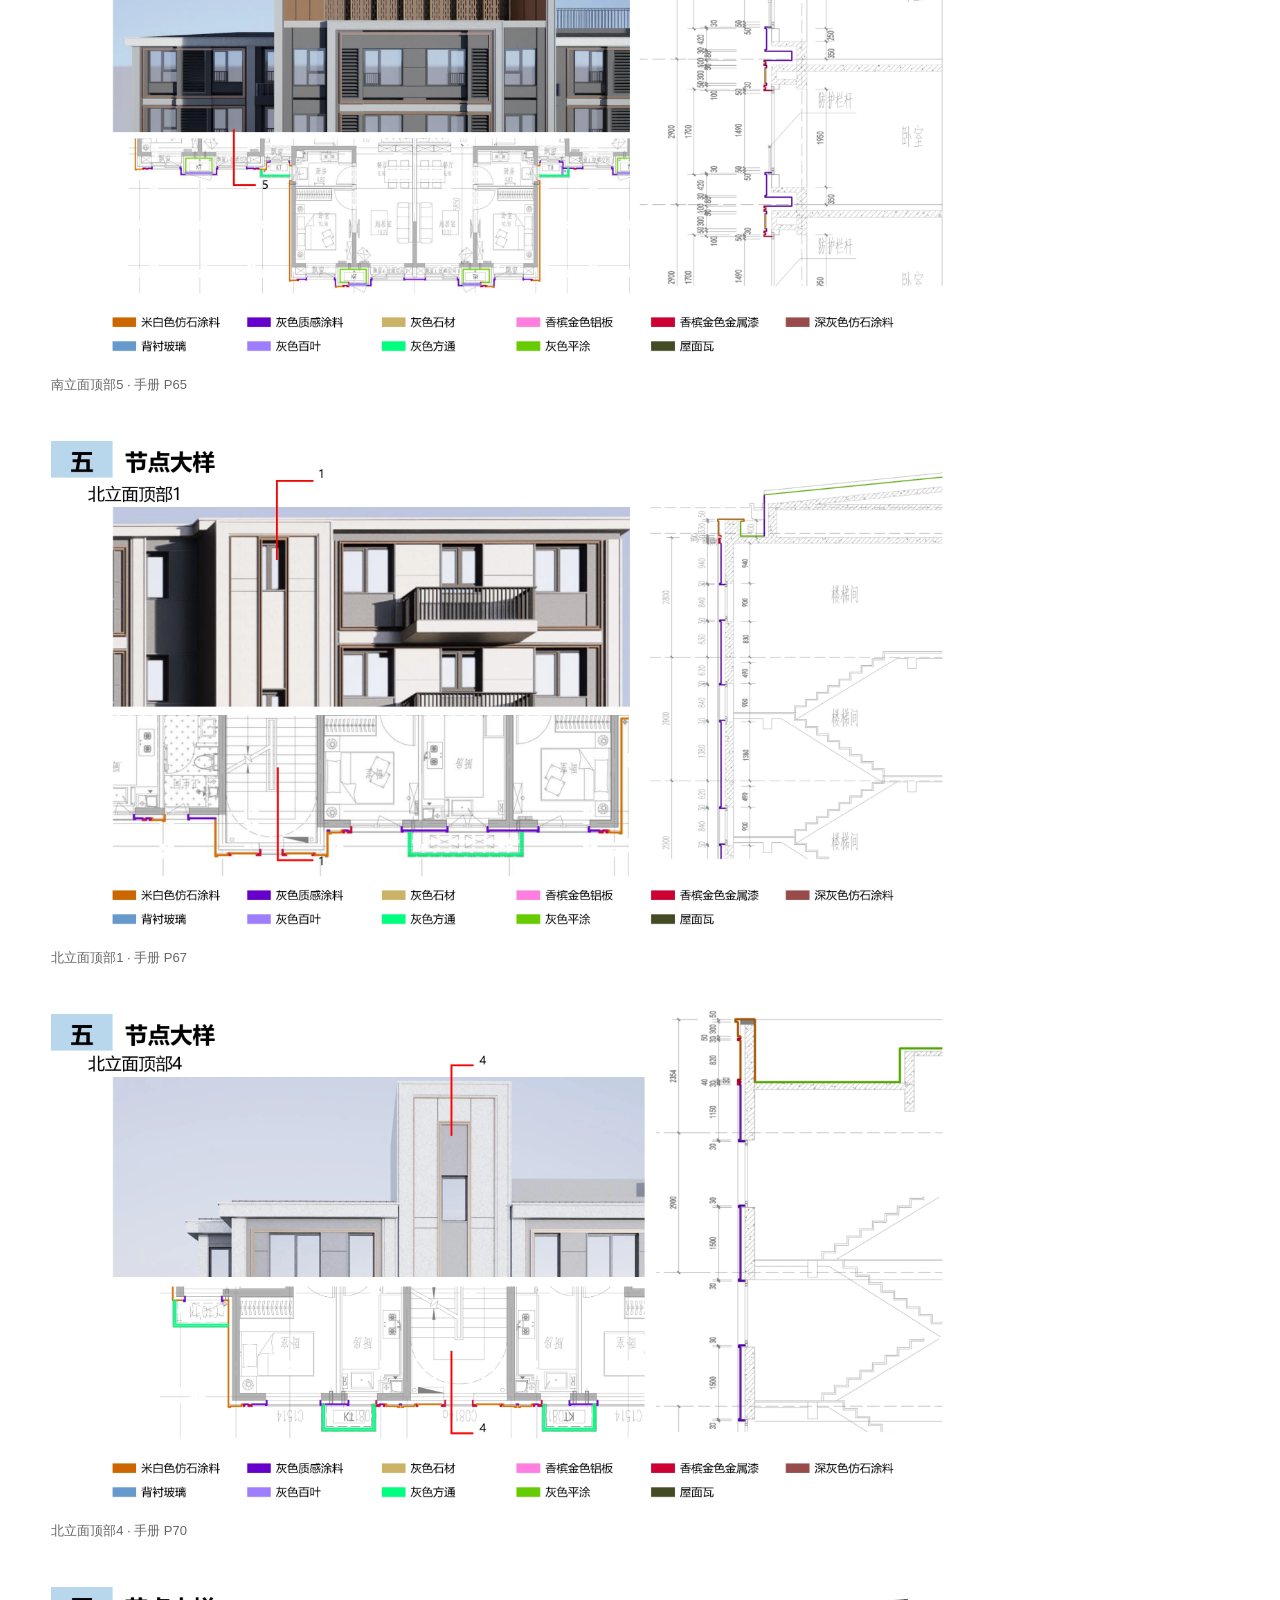
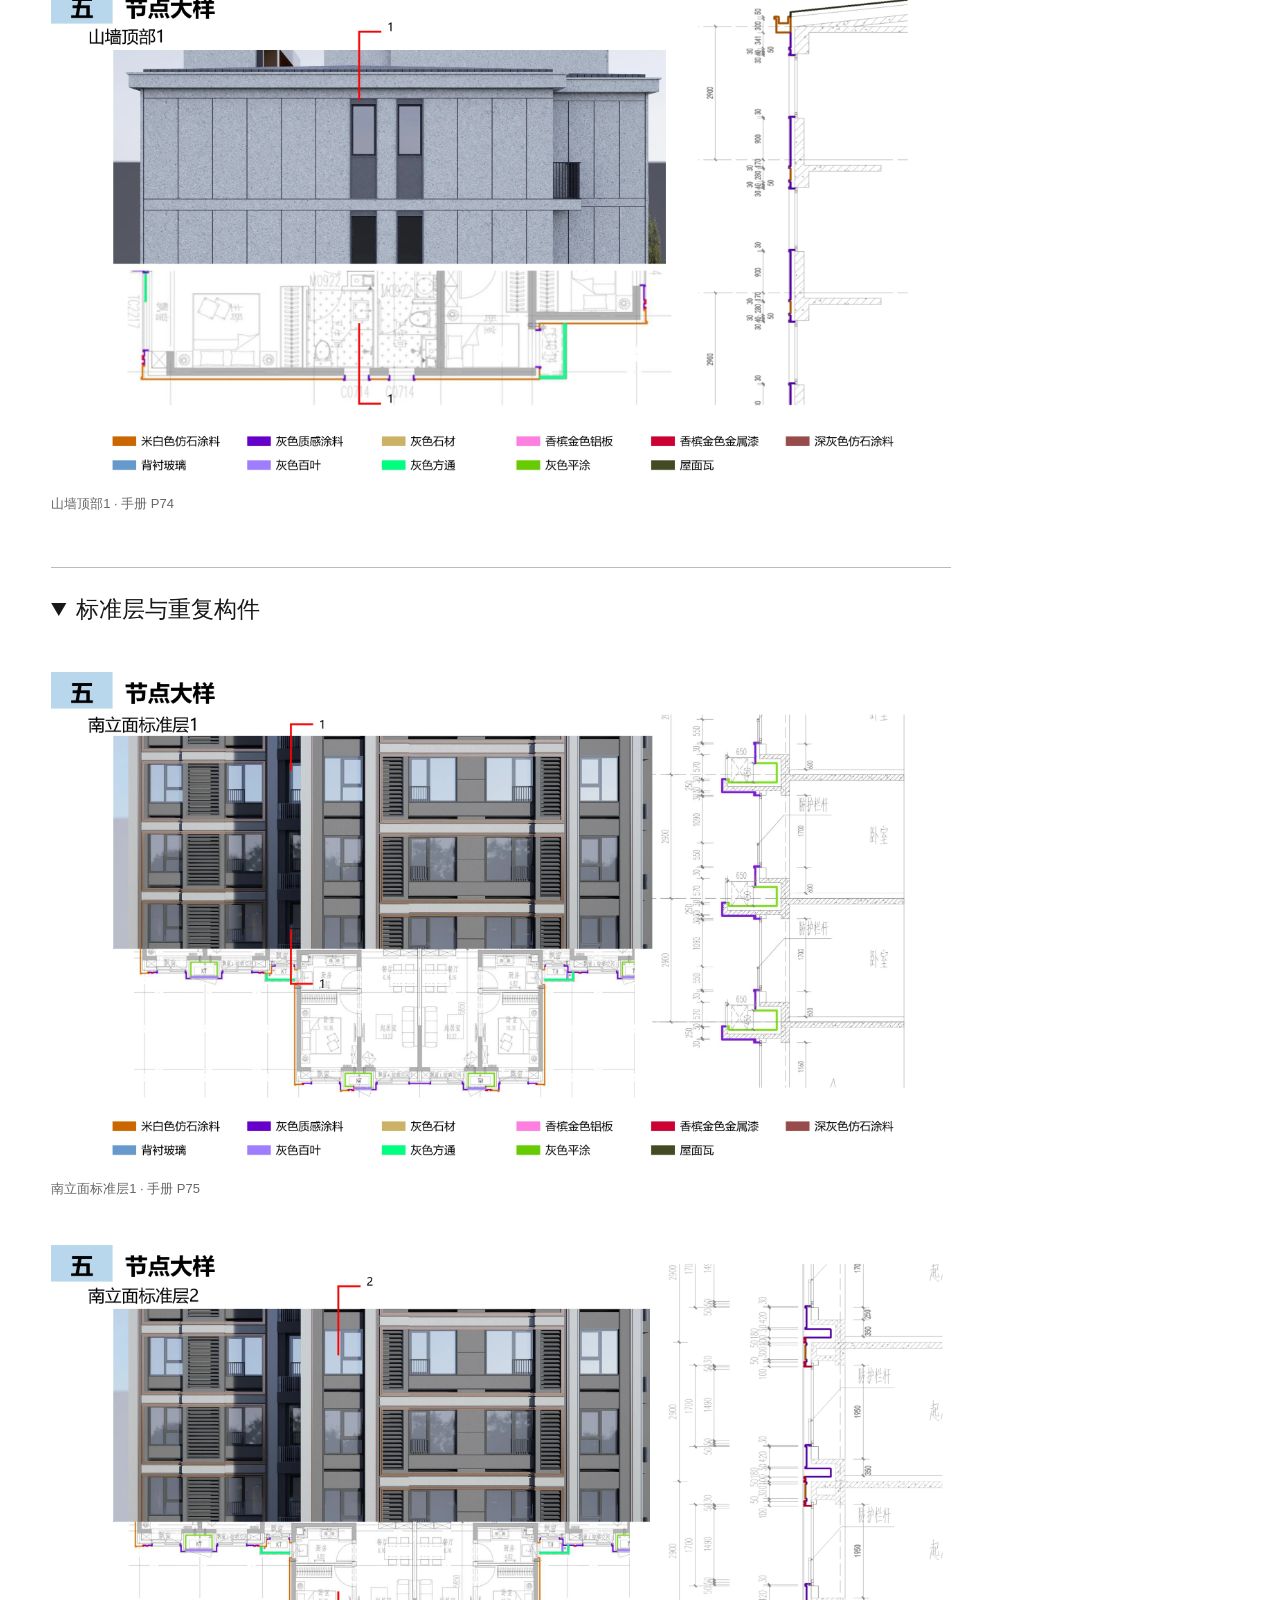
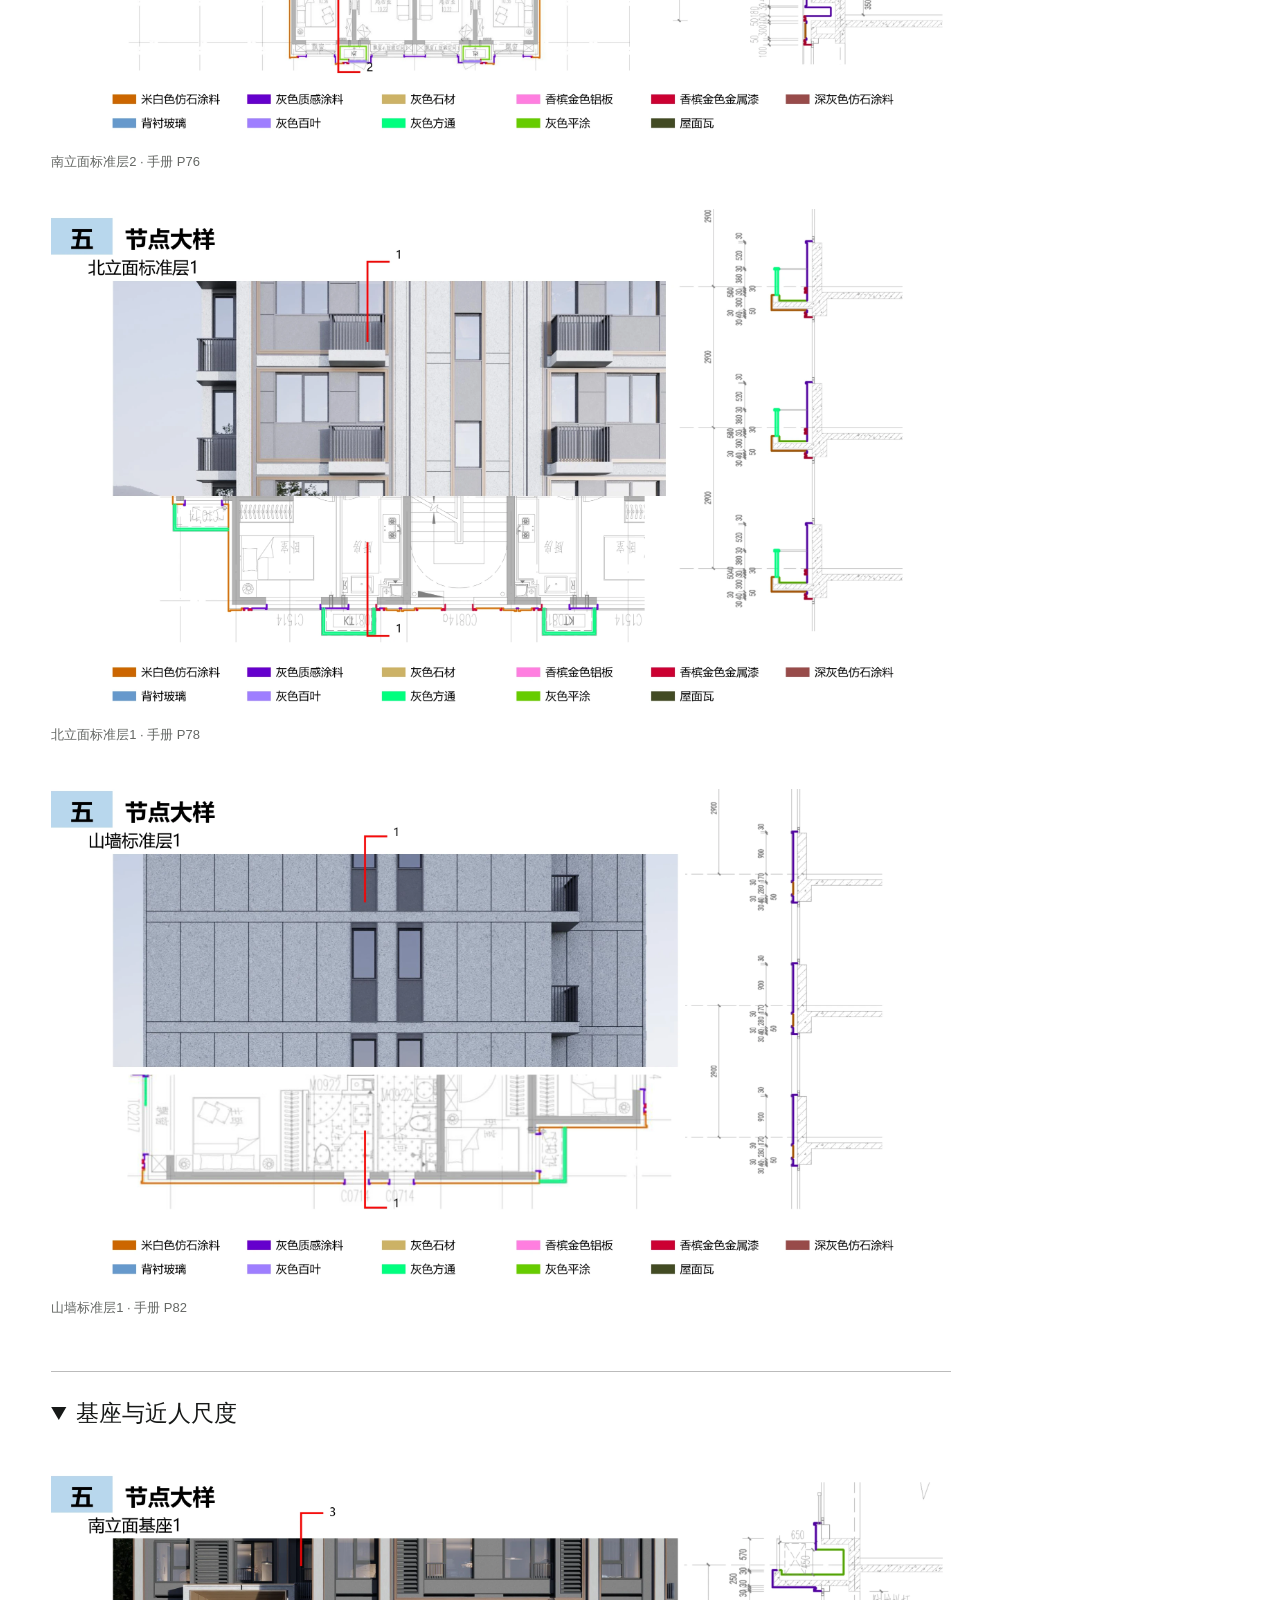
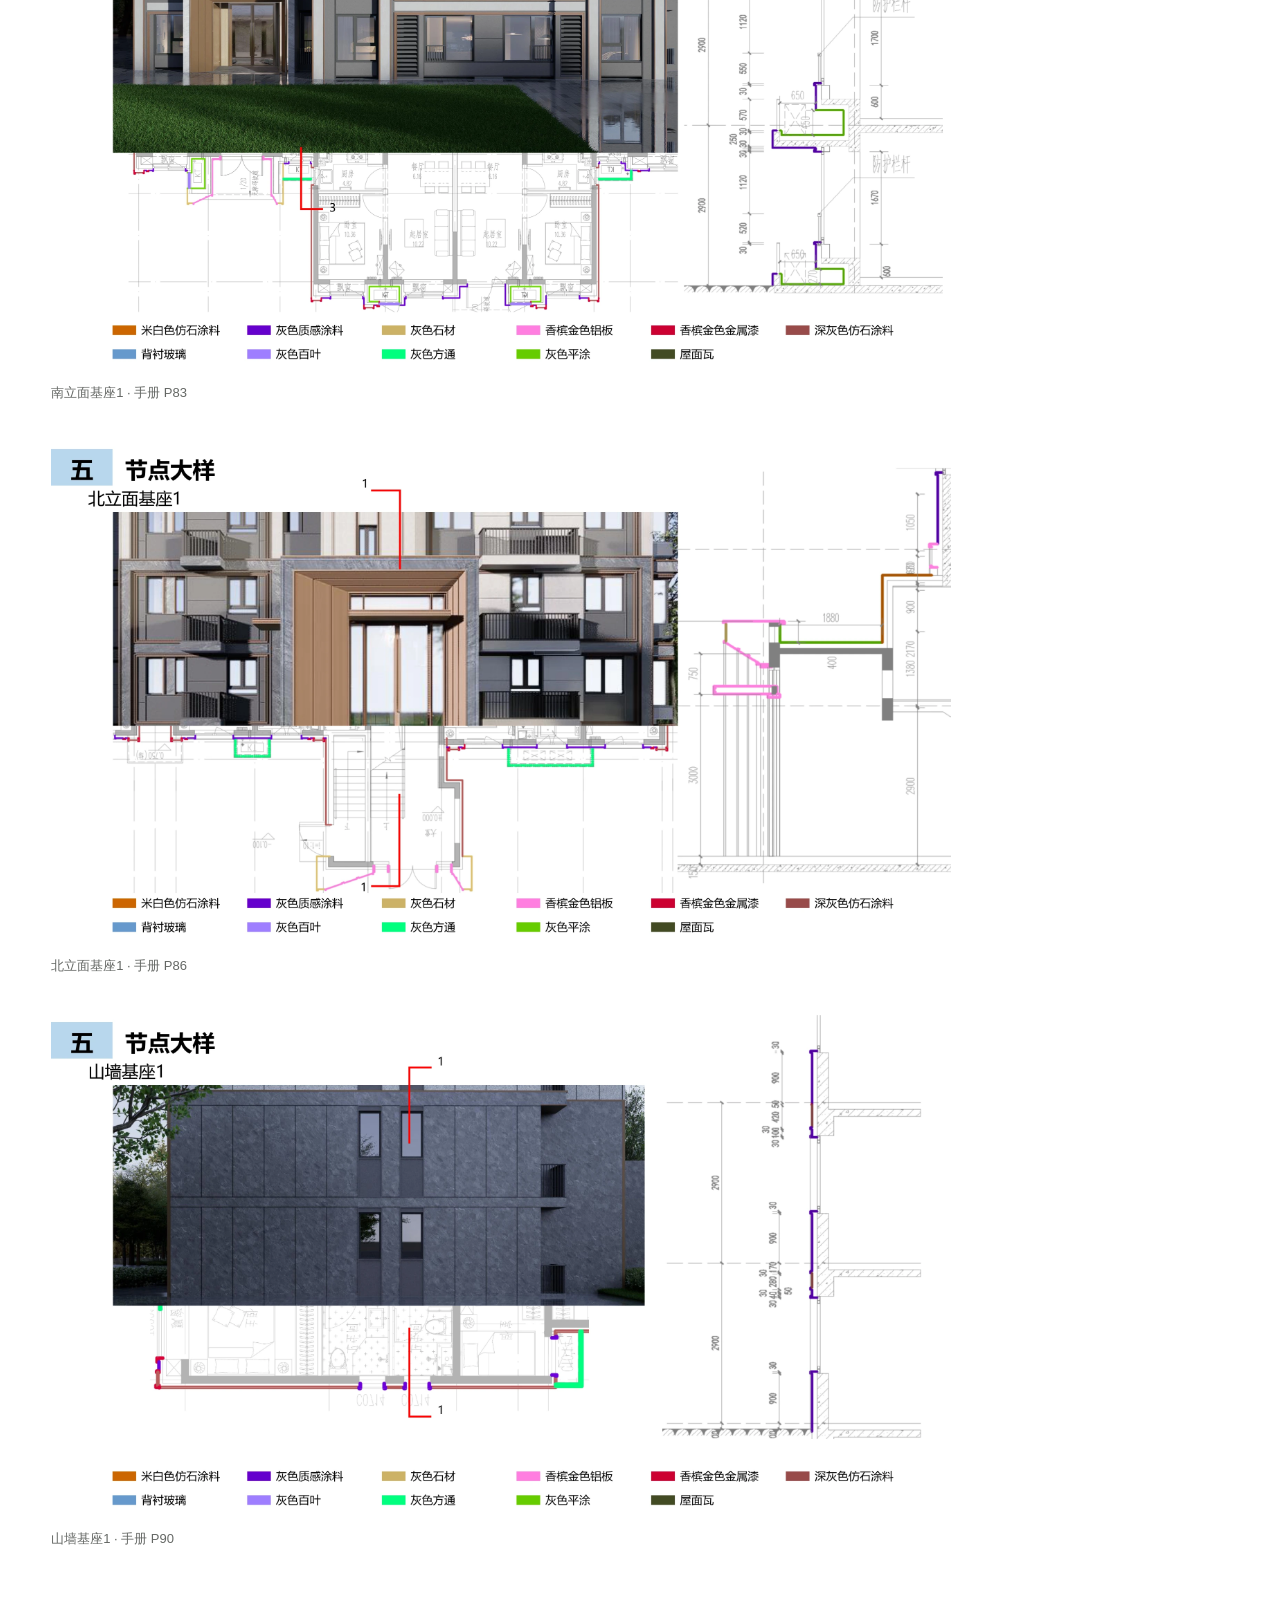
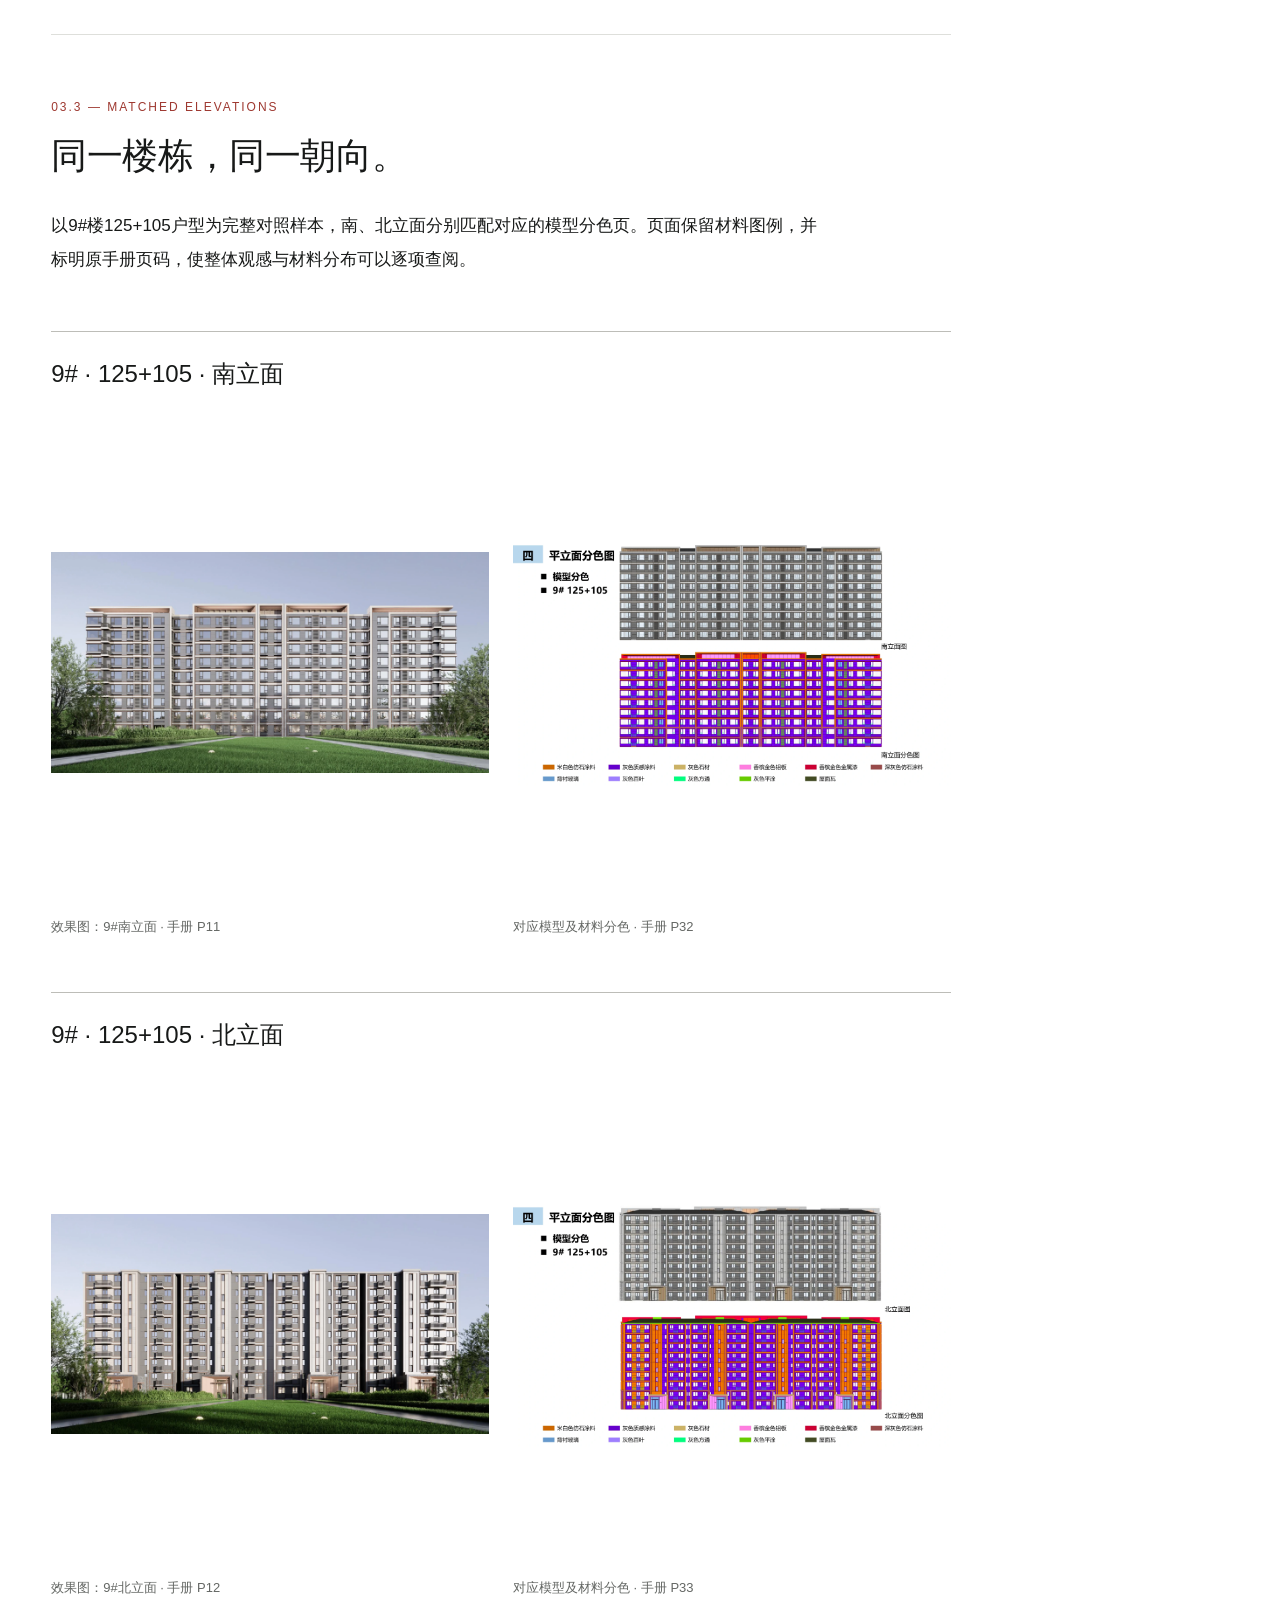
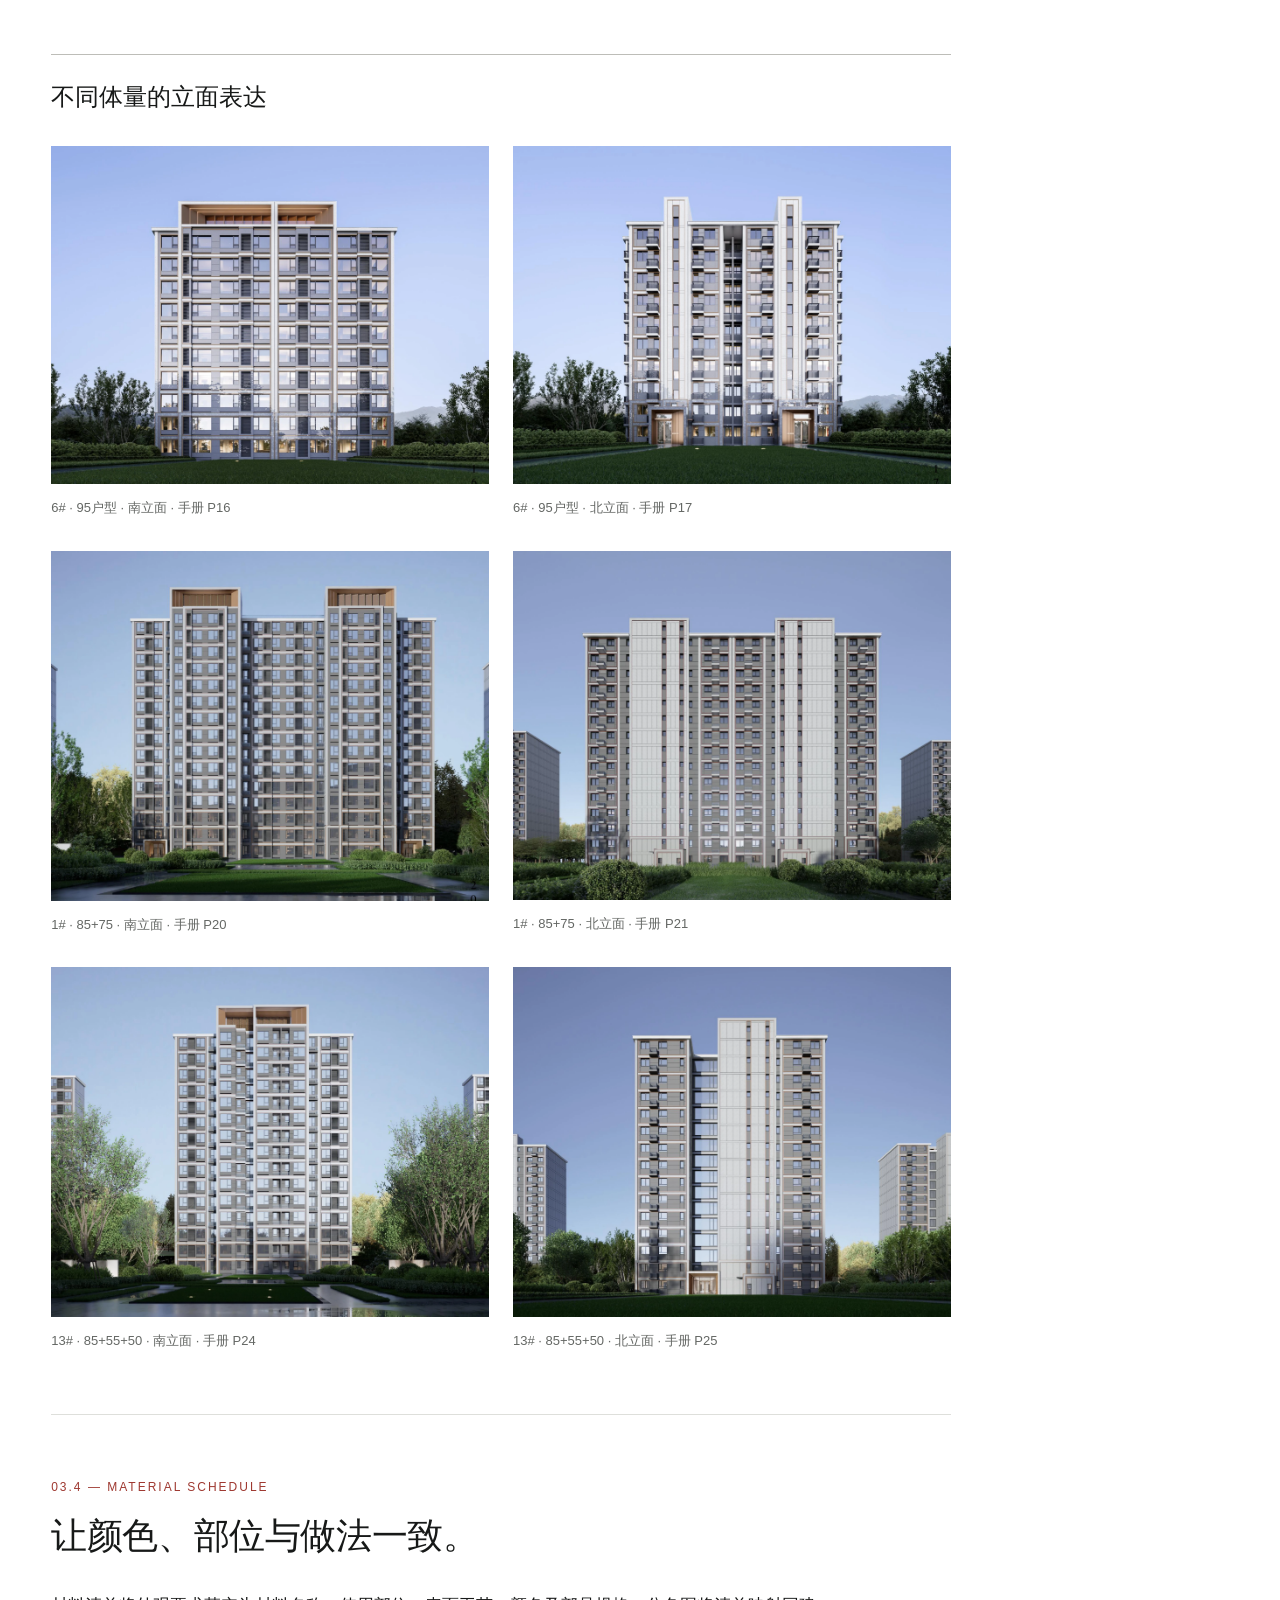
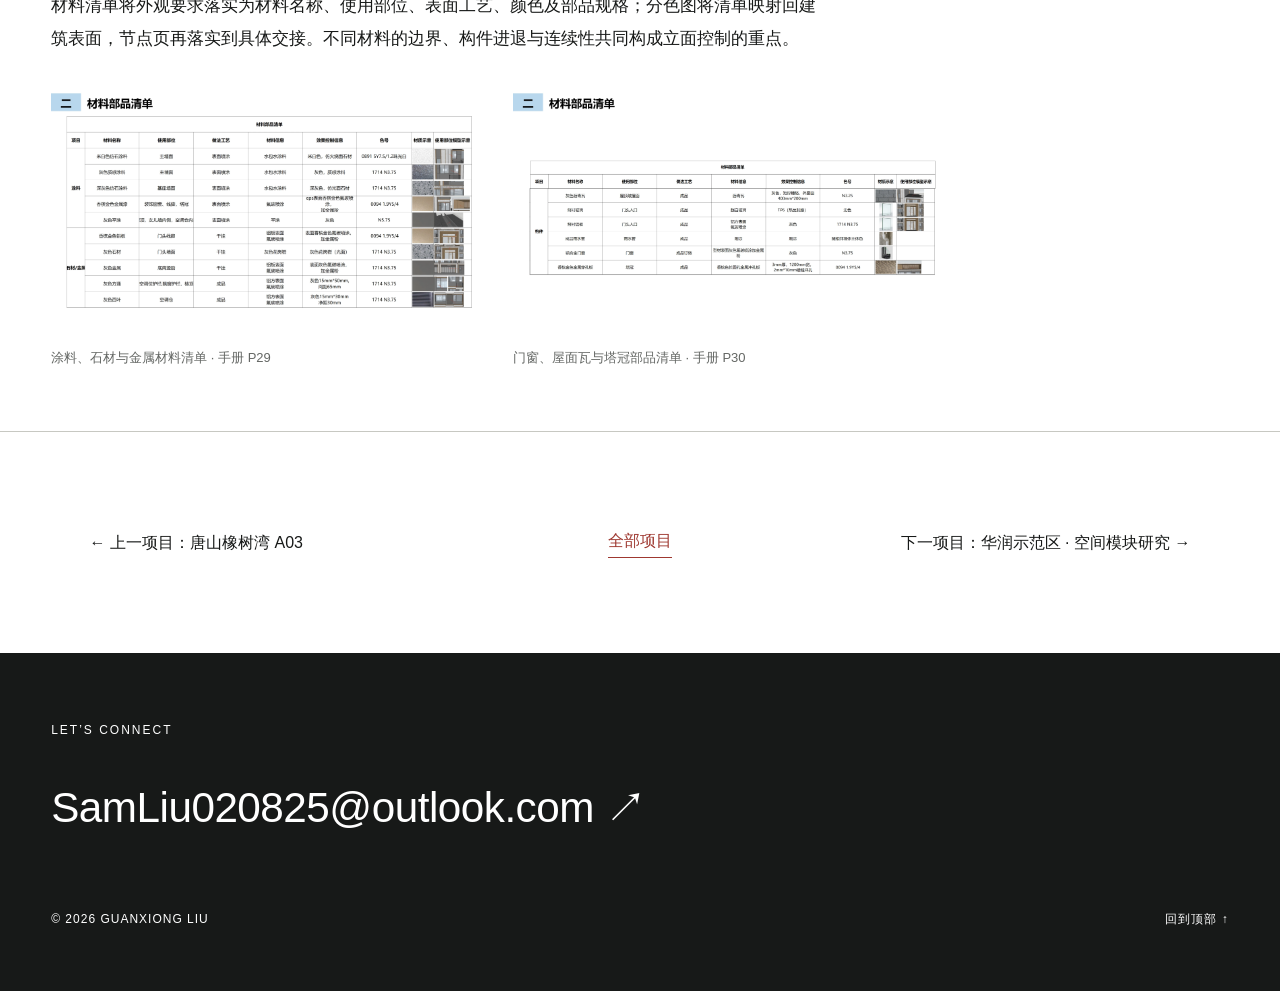
<file: nanyuan.html>
<!DOCTYPE html>

<html data-title-en="Nanyuan · Facade Control — Guanxiong Liu" data-title-zh="城建南苑 · 立面控制 — 刘冠雄" lang="zh-CN"><head><meta charset="utf-8"/><meta content="width=device-width,initial-scale=1" name="viewport"/><title>城建南苑 · 立面控制 — 刘冠雄</title><meta content="城建南苑立面控制：效果、材料分色、节点与门头墙身的对应展示。" name="description"/><link href="data:image/svg+xml,%3Csvg xmlns='http://www.w3.org/2000/svg' viewBox='0 0 32 32'%3E%3Crect width='32' height='32' fill='%23c63837'/%3E%3Cpath d='M8 7v18h17M15 7v11h10' fill='none' stroke='white' stroke-width='3'/%3E%3C/svg%3E" rel="icon"/><link href="style.css" rel="stylesheet"/><link href="portfolio-layout.css" rel="stylesheet"/><link href="experience.css" rel="stylesheet"/><link href="chapter-openers.css" rel="stylesheet"/></head><body class="nanyuan-page project-page"><a class="skip-link" data-en="Skip to content" data-zh="跳到主要内容" href="#main-content">跳到主要内容</a>
<header><a aria-label="总览 / Overview" class="brand" href="index.html#home">G<span class="brand-line"></span>L<span class="brand-dot">.</span></a><a class="name" href="index.html#about">GUANXIONG LIU<span data-en="Architecture &amp; Landscape" data-zh="刘冠雄 · 建筑与景观">刘冠雄 · 建筑与景观</span></a><nav aria-label="主导航 / Main navigation"><a data-en="Overview" data-zh="总览" href="index.html#home">总览</a><a data-en="Projects" data-project-index="" data-zh="项目探索" href="index.html#work">项目探索</a><button aria-label="Switch language" id="lang">EN</button></nav></header>
<main id="page-top"><span id="main-content" tabindex="-1"></span><div class="project-breadcrumb"><a data-en="← Projects" data-project-index="" data-zh="← 项目探索" href="index.html#work">← 项目探索</a><span class="breadcrumb-separator">/</span><span data-en="03 Nanyuan · Facade Control" data-zh="03 城建南苑 · 立面控制">03 城建南苑 · 立面控制</span></div><section class="folio-opener folio-split folio-nanyuan" id="home"><div class="folio-kicker"><span>03 / <span data-en="Professional practice" data-zh="设计实践">设计实践</span></span><span>SELECTED WORKS</span></div><div class="folio-split-grid"><div class="folio-title-column"><h1 class="folio-display">NAN<br/>YUAN</h1><h2 data-en="Nanyuan · Huangtugang" data-zh="南苑黄土岗">南苑黄土岗</h2><div class="folio-edition">BEIJING</div><p class="folio-statement" data-en="Starting with the home.&lt;br&gt;Connecting facade order and detail." data-zh="从居住功能出发，&lt;br&gt;统筹立面秩序与细部表达。">从居住功能出发，<br/>统筹立面秩序与细部表达。</p><dl class="folio-facts"><div><dt data-en="Role" data-zh="项目角色">项目角色</dt><dd data-en="Building designer" data-zh="单体设计人">单体设计人</dd></div><div><dt data-en="Location / Period" data-zh="地点 / 时间">地点 / 时间</dt><dd data-en="Fengtai, Beijing / 2025.03—2026.01" data-zh="北京 · 丰台 / 2025.03—2026.01">北京 · 丰台 / 2025.03—2026.01</dd></div></dl><a class="folio-start" href="#ny-entry"><span data-en="Explore project" data-zh="进入项目">进入项目</span><span aria-hidden="true">↓</span></a></div><figure class="folio-main"><img alt="居住组团 · 建筑与开放空间" class="zoom" decoding="async" loading="eager" src="assets/folio-nanyuan-aerial.webp"/><figcaption data-en="Residential neighbourhood · Buildings and open space" data-zh="居住组团 · 建筑与开放空间">居住组团 · 建筑与开放空间</figcaption></figure></div></section><details class="folio-background"><summary data-en="Project background &amp; role" data-zh="项目背景与职责">项目背景与职责</summary><section class="section ny-section" id="ny-intro"><div class="section-head"><span class="small">PROJECT 03 / FACADE DESIGN</span><h2 data-en="From elevation to detail." data-zh="从整体观感，到节点尺度。">从整体观感，到节点尺度。</h2></div><p class="section-copy" data-en="The Huangtugang Nanjiao Nursery resettlement housing project in Fengtai, Beijing. Facade control is organised by building and orientation, then by crown, typical floor, base and entrance. Material maps, plan locations and wall sections connect the intended architectural expression to its drawn definition." data-zh="丰台区城中村改造黄土岗南郊花圃安置房项目。立面控制以楼栋与朝向为索引，将建筑形象拆解为顶部、标准层、基座与入口四个层次，通过材料分色、平面定位和墙身大样，建立模型效果与图纸之间的控制关系。">丰台区城中村改造黄土岗南郊花圃安置房项目。立面控制以楼栋与朝向为索引，将建筑形象拆解为顶部、标准层、基座与入口四个层次，通过材料分色、平面定位和墙身大样，建立模型效果与图纸之间的控制关系。</p><p class="oak-role" data-en="Role: building designer, contributing to residential and ancillary building design, facade design and multidisciplinary coordination. Selected project-team material from the September 2025 Facade Control Manual." data-zh="项目角色：单体设计人 · 住宅及配套建筑方案、立面设计与多专业深化配合。页面选录项目团队《立面控制手册》2025.09 方案成果。">项目角色：单体设计人 · 住宅及配套建筑方案、立面设计与多专业深化配合。页面选录项目团队《立面控制手册》2025.09 方案成果。</p></section></details><button aria-controls="project-info" aria-haspopup="dialog" class="project-info-open mobile-info-button" type="button"><span data-en="Project information" data-zh="项目信息">项目信息</span><span aria-hidden="true">＋</span></button><div class="reading-layout"><div class="reading-content"><section class="section ny-section" id="ny-entry"><div class="section-head"><span class="small">03.1 — ENTRANCE CASE STUDIES</span><h2 data-en="A clear basis for every junction." data-zh="让每一层收口，都有依据。">让每一层收口，都有依据。</h2></div><p class="section-copy" data-en="Two entrances are presented separately by the unit type and orientation specified in the manual. Renderings are followed by front and side elevations, material maps, first- and second-floor plans and wall sections, tracing the geometry and junctions of the portal, metal finish and stone base." data-zh="两组门头按原手册的户型与朝向独立展开。先读效果，再对应正侧立面、材料分色、首二层平面与墙身剖面，追踪入口框景、金属饰面与石材基座之间的尺度和交接关系。">两组门头按原手册的户型与朝向独立展开。先读效果，再对应正侧立面、材料分色、首二层平面与墙身剖面，追踪入口框景、金属饰面与石材基座之间的尺度和交接关系。</p><div class="entrance-case"><h3 class="gallery-title" data-en="A / 85+75 unit combination · South entrance" data-zh="A / 85+75 户型 · 南门头">A / 85+75 户型 · 南门头</h3><div class="image-switcher" data-switcher="0"><div class="switcher-heading"><span data-en="Renderings &amp; corresponding drawings" data-zh="效果与图纸对应">效果与图纸对应</span><span aria-live="polite" class="switcher-counter"></span></div><figure class="switcher-stage"><img alt="入口效果 · 85+75 户型 · 南门头" class="zoom" loading="lazy" src="assets/ny-render92.webp"/><figcaption data-en="Entrance rendering · 85+75 unit combination · South entrance · Manual p.92" data-zh="入口效果 · 85+75 户型 · 南门头 · 手册 P92">入口效果 · 85+75 户型 · 南门头 · 手册 P92</figcaption></figure><div aria-label="对应图纸 / Corresponding drawings" class="switcher-thumbnails" role="group"><button aria-pressed="true" data-alt="入口效果 · 85+75 户型 · 南门头" data-src="assets/ny-render92.webp" type="button"><img alt="" loading="lazy" src="assets/ny-render92.webp"/><span data-en="Entrance rendering · 85+75 unit combination · South entrance · Manual p.92" data-zh="入口效果 · 85+75 户型 · 南门头 · 手册 P92">入口效果 · 85+75 户型 · 南门头 · 手册 P92</span></button><button aria-pressed="false" data-alt="正面与两侧45°模型" data-src="assets/ny-p94.webp" type="button"><img alt="" loading="lazy" src="assets/ny-p94.webp"/><span data-en="Front and oblique model views · Manual p.94" data-zh="正面与两侧45°模型 · 手册 P94">正面与两侧45°模型 · 手册 P94</span></button><button aria-pressed="false" data-alt="同一门头材料分色" data-src="assets/ny-p95.webp" type="button"><img alt="" loading="lazy" src="assets/ny-p95.webp"/><span data-en="Material mapping of the same entrance · Manual p.95" data-zh="同一门头材料分色 · 手册 P95">同一门头材料分色 · 手册 P95</span></button><button aria-pressed="false" data-alt="首层、二层平面对应" data-src="assets/ny-p96.webp" type="button"><img alt="" loading="lazy" src="assets/ny-p96.webp"/><span data-en="First- and second-floor plan locations · Manual p.96" data-zh="首层、二层平面对应 · 手册 P96">首层、二层平面对应 · 手册 P96</span></button><button aria-pressed="false" data-alt="门头墙身与竖向收口" data-src="assets/ny-p97.webp" type="button"><img alt="" loading="lazy" src="assets/ny-p97.webp"/><span data-en="Entrance wall section and vertical junctions · Manual p.97" data-zh="门头墙身与竖向收口 · 手册 P97">门头墙身与竖向收口 · 手册 P97</span></button></div></div></div><div class="entrance-case"><h3 class="gallery-title" data-en="B / 95 unit type · North entrance" data-zh="B / 95 户型 · 北门头">B / 95 户型 · 北门头</h3><div class="image-switcher" data-switcher="1"><div class="switcher-heading"><span data-en="Renderings &amp; corresponding drawings" data-zh="效果与图纸对应">效果与图纸对应</span><span aria-live="polite" class="switcher-counter"></span></div><figure class="switcher-stage"><img alt="入口效果 · 95 户型 · 北门头" class="zoom" loading="lazy" src="assets/ny-render93.webp"/><figcaption data-en="Entrance rendering · 95 unit type · North entrance · Manual p.93" data-zh="入口效果 · 95 户型 · 北门头 · 手册 P93">入口效果 · 95 户型 · 北门头 · 手册 P93</figcaption></figure><div aria-label="对应图纸 / Corresponding drawings" class="switcher-thumbnails" role="group"><button aria-pressed="true" data-alt="入口效果 · 95 户型 · 北门头" data-src="assets/ny-render93.webp" type="button"><img alt="" loading="lazy" src="assets/ny-render93.webp"/><span data-en="Entrance rendering · 95 unit type · North entrance · Manual p.93" data-zh="入口效果 · 95 户型 · 北门头 · 手册 P93">入口效果 · 95 户型 · 北门头 · 手册 P93</span></button><button aria-pressed="false" data-alt="北、东、西三面模型" data-src="assets/ny-p98.webp" type="button"><img alt="" loading="lazy" src="assets/ny-p98.webp"/><span data-en="North, east and west model views · Manual p.98" data-zh="北、东、西三面模型 · 手册 P98">北、东、西三面模型 · 手册 P98</span></button><button aria-pressed="false" data-alt="三面材料分色对应" data-src="assets/ny-p99.webp" type="button"><img alt="" loading="lazy" src="assets/ny-p99.webp"/><span data-en="Material mapping across three elevations · Manual p.99" data-zh="三面材料分色对应 · 手册 P99">三面材料分色对应 · 手册 P99</span></button><button aria-pressed="false" data-alt="首层、二层平面对应" data-src="assets/ny-p100.webp" type="button"><img alt="" loading="lazy" src="assets/ny-p100.webp"/><span data-en="First- and second-floor plan locations · Manual p.100" data-zh="首层、二层平面对应 · 手册 P100">首层、二层平面对应 · 手册 P100</span></button><button aria-pressed="false" data-alt="门头墙身与挑出关系" data-src="assets/ny-p101.webp" type="button"><img alt="" loading="lazy" src="assets/ny-p101.webp"/><span data-en="Entrance wall section and projection · Manual p.101" data-zh="门头墙身与挑出关系 · 手册 P101">门头墙身与挑出关系 · 手册 P101</span></button></div></div></div></section><section class="section ny-section" id="ny-nodes"><div class="section-head"><span class="small">03.2 — DETAIL CONTROL</span><h2 data-en="Locating each detail within the facade." data-zh="把立面，落实到剖切位置。">把立面，落实到剖切位置。</h2></div><p class="section-copy" data-en="Each detail plate retains the original local model view, red section markers, plan location and wall detail. Grouping by facade zone makes it possible to trace each model feature to its drawing and review the boundaries and offsets of piers, horizontal bands, crown screens and the base." data-zh="节点页保留原手册中的局部效果、红色索引线、平面定位与墙身大样。按部位分组阅读，可直接比较同一节点的模型形态与图纸控制，识别窗间墙、水平线脚、顶部格栅及基座的材料边界和进退关系。">节点页保留原手册中的局部效果、红色索引线、平面定位与墙身大样。按部位分组阅读，可直接比较同一节点的模型形态与图纸控制，识别窗间墙、水平线脚、顶部格栅及基座的材料边界和进退关系。</p><details class="node-group" open=""><summary><span data-en="Crown and roofline" data-zh="顶部与天际线">顶部与天际线</span></summary><div class="duo ny-gallery"><figure><img alt="南立面顶部1" class="zoom" loading="lazy" src="assets/ny-p61.webp"/><figcaption data-en="South crown detail 1 · Manual p.61" data-zh="南立面顶部1 · 手册 P61">南立面顶部1 · 手册 P61</figcaption></figure><figure><img alt="南立面顶部2" class="zoom" loading="lazy" src="assets/ny-p62.webp"/><figcaption data-en="South crown detail 2 · Manual p.62" data-zh="南立面顶部2 · 手册 P62">南立面顶部2 · 手册 P62</figcaption></figure><figure><img alt="南立面顶部5" class="zoom" loading="lazy" src="assets/ny-p65.webp"/><figcaption data-en="South crown detail 5 · Manual p.65" data-zh="南立面顶部5 · 手册 P65">南立面顶部5 · 手册 P65</figcaption></figure><figure><img alt="北立面顶部1" class="zoom" loading="lazy" src="assets/ny-p67.webp"/><figcaption data-en="North crown detail 1 · Manual p.67" data-zh="北立面顶部1 · 手册 P67">北立面顶部1 · 手册 P67</figcaption></figure><figure><img alt="北立面顶部4" class="zoom" loading="lazy" src="assets/ny-p70.webp"/><figcaption data-en="North crown detail 4 · Manual p.70" data-zh="北立面顶部4 · 手册 P70">北立面顶部4 · 手册 P70</figcaption></figure><figure><img alt="山墙顶部1" class="zoom" loading="lazy" src="assets/ny-p74.webp"/><figcaption data-en="Gable crown detail 1 · Manual p.74" data-zh="山墙顶部1 · 手册 P74">山墙顶部1 · 手册 P74</figcaption></figure></div></details><details class="node-group" open=""><summary><span data-en="Typical floor and repeated elements" data-zh="标准层与重复构件">标准层与重复构件</span></summary><div class="duo ny-gallery"><figure><img alt="南立面标准层1" class="zoom" loading="lazy" src="assets/ny-p75.webp"/><figcaption data-en="South typical-floor detail 1 · Manual p.75" data-zh="南立面标准层1 · 手册 P75">南立面标准层1 · 手册 P75</figcaption></figure><figure><img alt="南立面标准层2" class="zoom" loading="lazy" src="assets/ny-p76.webp"/><figcaption data-en="South typical-floor detail 2 · Manual p.76" data-zh="南立面标准层2 · 手册 P76">南立面标准层2 · 手册 P76</figcaption></figure><figure><img alt="北立面标准层1" class="zoom" loading="lazy" src="assets/ny-p78.webp"/><figcaption data-en="North typical-floor detail 1 · Manual p.78" data-zh="北立面标准层1 · 手册 P78">北立面标准层1 · 手册 P78</figcaption></figure><figure><img alt="山墙标准层1" class="zoom" loading="lazy" src="assets/ny-p82.webp"/><figcaption data-en="Gable typical-floor detail 1 · Manual p.82" data-zh="山墙标准层1 · 手册 P82">山墙标准层1 · 手册 P82</figcaption></figure></div></details><details class="node-group" open=""><summary><span data-en="Base and pedestrian scale" data-zh="基座与近人尺度">基座与近人尺度</span></summary><div class="duo ny-gallery"><figure><img alt="南立面基座1" class="zoom" loading="lazy" src="assets/ny-p83.webp"/><figcaption data-en="South base detail 1 · Manual p.83" data-zh="南立面基座1 · 手册 P83">南立面基座1 · 手册 P83</figcaption></figure><figure><img alt="北立面基座1" class="zoom" loading="lazy" src="assets/ny-p86.webp"/><figcaption data-en="North base detail 1 · Manual p.86" data-zh="北立面基座1 · 手册 P86">北立面基座1 · 手册 P86</figcaption></figure><figure><img alt="山墙基座1" class="zoom" loading="lazy" src="assets/ny-p90.webp"/><figcaption data-en="Gable base detail 1 · Manual p.90" data-zh="山墙基座1 · 手册 P90">山墙基座1 · 手册 P90</figcaption></figure></div></details></section><section class="section ny-section" id="ny-elevations"><div class="section-head"><span class="small">03.3 — MATCHED ELEVATIONS</span><h2 data-en="One building. One orientation." data-zh="同一楼栋，同一朝向。">同一楼栋，同一朝向。</h2></div><p class="section-copy" data-en="Building 9, with the 125+105 unit combination, provides a complete comparison. South and north renderings are paired with their corresponding material-mapped model elevations. Original legends and manual page references allow the architectural expression and material distribution to be reviewed together." data-zh="以9#楼125+105户型为完整对照样本，南、北立面分别匹配对应的模型分色页。页面保留材料图例，并标明原手册页码，使整体观感与材料分布可以逐项查阅。">以9#楼125+105户型为完整对照样本，南、北立面分别匹配对应的模型分色页。页面保留材料图例，并标明原手册页码，使整体观感与材料分布可以逐项查阅。</p><div class="elevation-pair"><h3 class="gallery-title" data-en="Building 9 · 125+105 · South elevation" data-zh="9# · 125+105 · 南立面">9# · 125+105 · 南立面</h3><div class="duo ny-gallery"><figure><img alt="效果图：9#南立面" class="zoom" loading="lazy" src="assets/ny-render11.webp"/><figcaption data-en="Rendering: building 9 south · Manual p.11" data-zh="效果图：9#南立面 · 手册 P11">效果图：9#南立面 · 手册 P11</figcaption></figure><figure><img alt="对应模型及材料分色" class="zoom" loading="lazy" src="assets/ny-p32.webp"/><figcaption data-en="Corresponding model and material map · Manual p.32" data-zh="对应模型及材料分色 · 手册 P32">对应模型及材料分色 · 手册 P32</figcaption></figure></div></div><div class="elevation-pair"><h3 class="gallery-title" data-en="Building 9 · 125+105 · North elevation" data-zh="9# · 125+105 · 北立面">9# · 125+105 · 北立面</h3><div class="duo ny-gallery"><figure><img alt="效果图：9#北立面" class="zoom" loading="lazy" src="assets/ny-render12.webp"/><figcaption data-en="Rendering: building 9 north · Manual p.12" data-zh="效果图：9#北立面 · 手册 P12">效果图：9#北立面 · 手册 P12</figcaption></figure><figure><img alt="对应模型及材料分色" class="zoom" loading="lazy" src="assets/ny-p33.webp"/><figcaption data-en="Corresponding model and material map · Manual p.33" data-zh="对应模型及材料分色 · 手册 P33">对应模型及材料分色 · 手册 P33</figcaption></figure></div></div><h3 class="gallery-title" data-en="Facade expression across building types" data-zh="不同体量的立面表达">不同体量的立面表达</h3><div class="duo ny-gallery"><figure><img alt="6# · 95户型 · 南立面" class="zoom" loading="lazy" src="assets/ny-render16.webp"/><figcaption data-en="Building 6 · 95 unit · South · Manual p.16" data-zh="6# · 95户型 · 南立面 · 手册 P16">6# · 95户型 · 南立面 · 手册 P16</figcaption></figure><figure><img alt="6# · 95户型 · 北立面" class="zoom" loading="lazy" src="assets/ny-render17.webp"/><figcaption data-en="Building 6 · 95 unit · North · Manual p.17" data-zh="6# · 95户型 · 北立面 · 手册 P17">6# · 95户型 · 北立面 · 手册 P17</figcaption></figure><figure><img alt="1# · 85+75 · 南立面" class="zoom" loading="lazy" src="assets/ny-render20.webp"/><figcaption data-en="Building 1 · 85+75 · South · Manual p.20" data-zh="1# · 85+75 · 南立面 · 手册 P20">1# · 85+75 · 南立面 · 手册 P20</figcaption></figure><figure><img alt="1# · 85+75 · 北立面" class="zoom" loading="lazy" src="assets/ny-render21.webp"/><figcaption data-en="Building 1 · 85+75 · North · Manual p.21" data-zh="1# · 85+75 · 北立面 · 手册 P21">1# · 85+75 · 北立面 · 手册 P21</figcaption></figure><figure><img alt="13# · 85+55+50 · 南立面" class="zoom" loading="lazy" src="assets/ny-render24.webp"/><figcaption data-en="Building 13 · 85+55+50 · South · Manual p.24" data-zh="13# · 85+55+50 · 南立面 · 手册 P24">13# · 85+55+50 · 南立面 · 手册 P24</figcaption></figure><figure><img alt="13# · 85+55+50 · 北立面" class="zoom" loading="lazy" src="assets/ny-render25.webp"/><figcaption data-en="Building 13 · 85+55+50 · North · Manual p.25" data-zh="13# · 85+55+50 · 北立面 · 手册 P25">13# · 85+55+50 · 北立面 · 手册 P25</figcaption></figure></div></section><section class="section ny-section" id="ny-materials"><div class="section-head"><span class="small">03.4 — MATERIAL SCHEDULE</span><h2 data-en="Aligning finish, location and detail." data-zh="让颜色、部位与做法一致。">让颜色、部位与做法一致。</h2></div><p class="section-copy" data-en="The material schedule defines names, locations, surface treatments, colours and component specifications. Material maps locate these choices on the building, and detail plates resolve individual junctions. Boundaries, offsets and continuity form the core of facade control." data-zh="材料清单将外观要求落实为材料名称、使用部位、表面工艺、颜色及部品规格；分色图将清单映射回建筑表面，节点页再落实到具体交接。不同材料的边界、构件进退与连续性共同构成立面控制的重点。">材料清单将外观要求落实为材料名称、使用部位、表面工艺、颜色及部品规格；分色图将清单映射回建筑表面，节点页再落实到具体交接。不同材料的边界、构件进退与连续性共同构成立面控制的重点。</p><div class="duo ny-gallery"><figure><img alt="涂料、石材与金属材料清单" class="zoom" loading="lazy" src="assets/ny-p29.webp"/><figcaption data-en="Coating, stone and metal schedule · Manual p.29" data-zh="涂料、石材与金属材料清单 · 手册 P29">涂料、石材与金属材料清单 · 手册 P29</figcaption></figure><figure><img alt="门窗、屋面瓦与塔冠部品清单" class="zoom" loading="lazy" src="assets/ny-p30.webp"/><figcaption data-en="Windows, roof tiles and crown components · Manual p.30" data-zh="门窗、屋面瓦与塔冠部品清单 · 手册 P30">门窗、屋面瓦与塔冠部品清单 · 手册 P30</figcaption></figure></div></section></div><aside aria-label="项目章节 / Project chapters" class="project-rail"><div class="rail-inner"><div class="rail-kicker">PROJECT INDEX</div><h2 class="rail-title" data-en="Nanyuan · Facade Control" data-zh="城建南苑 · 立面控制">城建南苑 · 立面控制</h2><nav aria-label="章节导航 / Chapter navigation" class="project-menu"><a data-chapter-number="01" data-en="Entrances" data-zh="门头对应" href="#ny-entry">门头对应</a><a data-chapter-number="02" data-en="Details" data-zh="立面节点" href="#ny-nodes">立面节点</a><a data-chapter-number="03" data-en="Elevations" data-zh="楼栋对照" href="#ny-elevations">楼栋对照</a><a data-chapter-number="04" data-en="Materials" data-zh="材料控制" href="#ny-materials">材料控制</a></nav><div aria-hidden="true" class="rail-progress"><span></span></div><button aria-controls="project-info" aria-haspopup="dialog" class="project-info-open" type="button"><span data-en="Project information" data-zh="项目信息">项目信息</span><span aria-hidden="true">＋</span></button><a class="rail-back" data-en="← Back to projects" data-project-index="" data-zh="← 返回项目索引" href="index.html#work">← 返回项目索引</a></div></aside></div><nav aria-label="项目切换 / Project navigation" class="section project-pagination"><a class="project-previous" data-en="← Previous: Tangshan Oak Bay A03" data-project-peer="" data-zh="← 上一项目：唐山橡树湾 A03" href="oak-bay.html">← 上一项目：唐山橡树湾 A03</a><a class="project-all" data-en="All projects" data-project-index="" data-zh="全部项目" href="index.html#work">全部项目</a><a class="project-next" data-en="Next: CR Land · Spatial Design Research →" data-project-peer="" data-zh="下一项目：华润示范区 · 空间模块研究 →" href="cr-research.html">下一项目：华润示范区 · 空间模块研究 →</a></nav><footer class="section"><span class="small">LET’S CONNECT</span><a class="email" href="mailto:SamLiu020825@outlook.com">SamLiu020825@outlook.com ↗</a><div><span>© 2026 GUANXIONG LIU</span><a data-en="BACK TO TOP ↑" data-zh="回到顶部 ↑" href="#page-top">回到顶部 ↑</a></div></footer></main><dialog id="lightbox"><button aria-label="Close image" id="close">×</button><div class="lightbox-frame"><img alt=""/></div><p data-en="Click outside the image or press Esc to close" data-zh="点击图像外部或按 Esc 关闭">点击图像外部或按 Esc 关闭</p></dialog><dialog aria-labelledby="info-title" class="project-sheet" id="project-info"><button aria-label="关闭 / Close" class="sheet-close" type="button">×</button><div class="sheet-label">PROJECT INFORMATION</div><h2 class="rail-title" data-en="Nanyuan · Facade Control" data-zh="城建南苑 · 立面控制" id="info-title">城建南苑 · 立面控制</h2><p class="section-copy" data-en="The Huangtugang Nanjiao Nursery resettlement housing project in Fengtai, Beijing. Facade control is organised by building and orientation, then by crown, typical floor, base and entrance. Material maps, plan locations and wall sections connect the intended architectural expression to its drawn definition." data-zh="丰台区城中村改造黄土岗南郊花圃安置房项目。立面控制以楼栋与朝向为索引，将建筑形象拆解为顶部、标准层、基座与入口四个层次，通过材料分色、平面定位和墙身大样，建立模型效果与图纸之间的控制关系。">丰台区城中村改造黄土岗南郊花圃安置房项目。立面控制以楼栋与朝向为索引，将建筑形象拆解为顶部、标准层、基座与入口四个层次，通过材料分色、平面定位和墙身大样，建立模型效果与图纸之间的控制关系。</p><p class="oak-role" data-en="Role: building designer, contributing to residential and ancillary building design, facade design and multidisciplinary coordination. Selected project-team material from the September 2025 Facade Control Manual." data-zh="项目角色：单体设计人 · 住宅及配套建筑方案、立面设计与多专业深化配合。页面选录项目团队《立面控制手册》2025.09 方案成果。">项目角色：单体设计人 · 住宅及配套建筑方案、立面设计与多专业深化配合。页面选录项目团队《立面控制手册》2025.09 方案成果。</p><p><a data-en="Explore all projects ↗" data-project-index="" data-zh="查看全部项目 ↗" href="index.html#work">查看全部项目 ↗</a></p></dialog><script src="app.js"></script><script src="experience.js"></script></body></html>
</file>
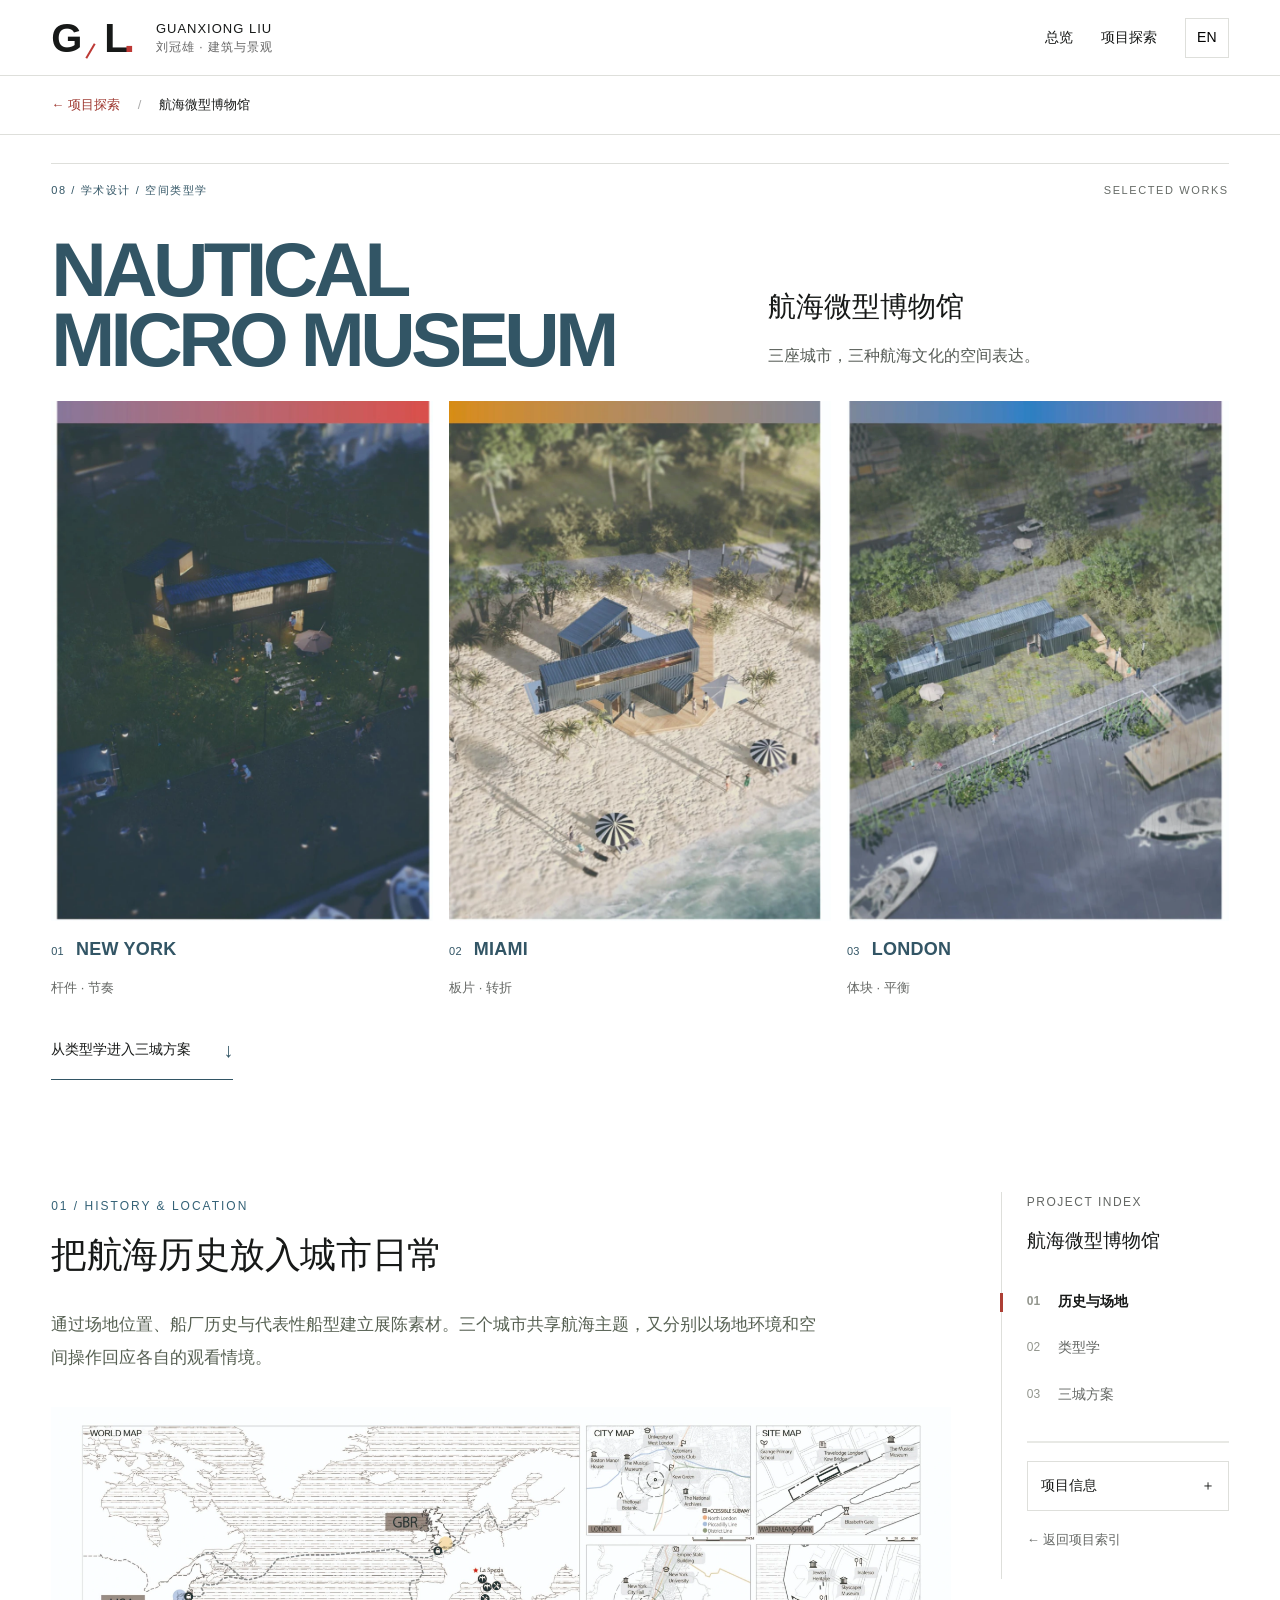
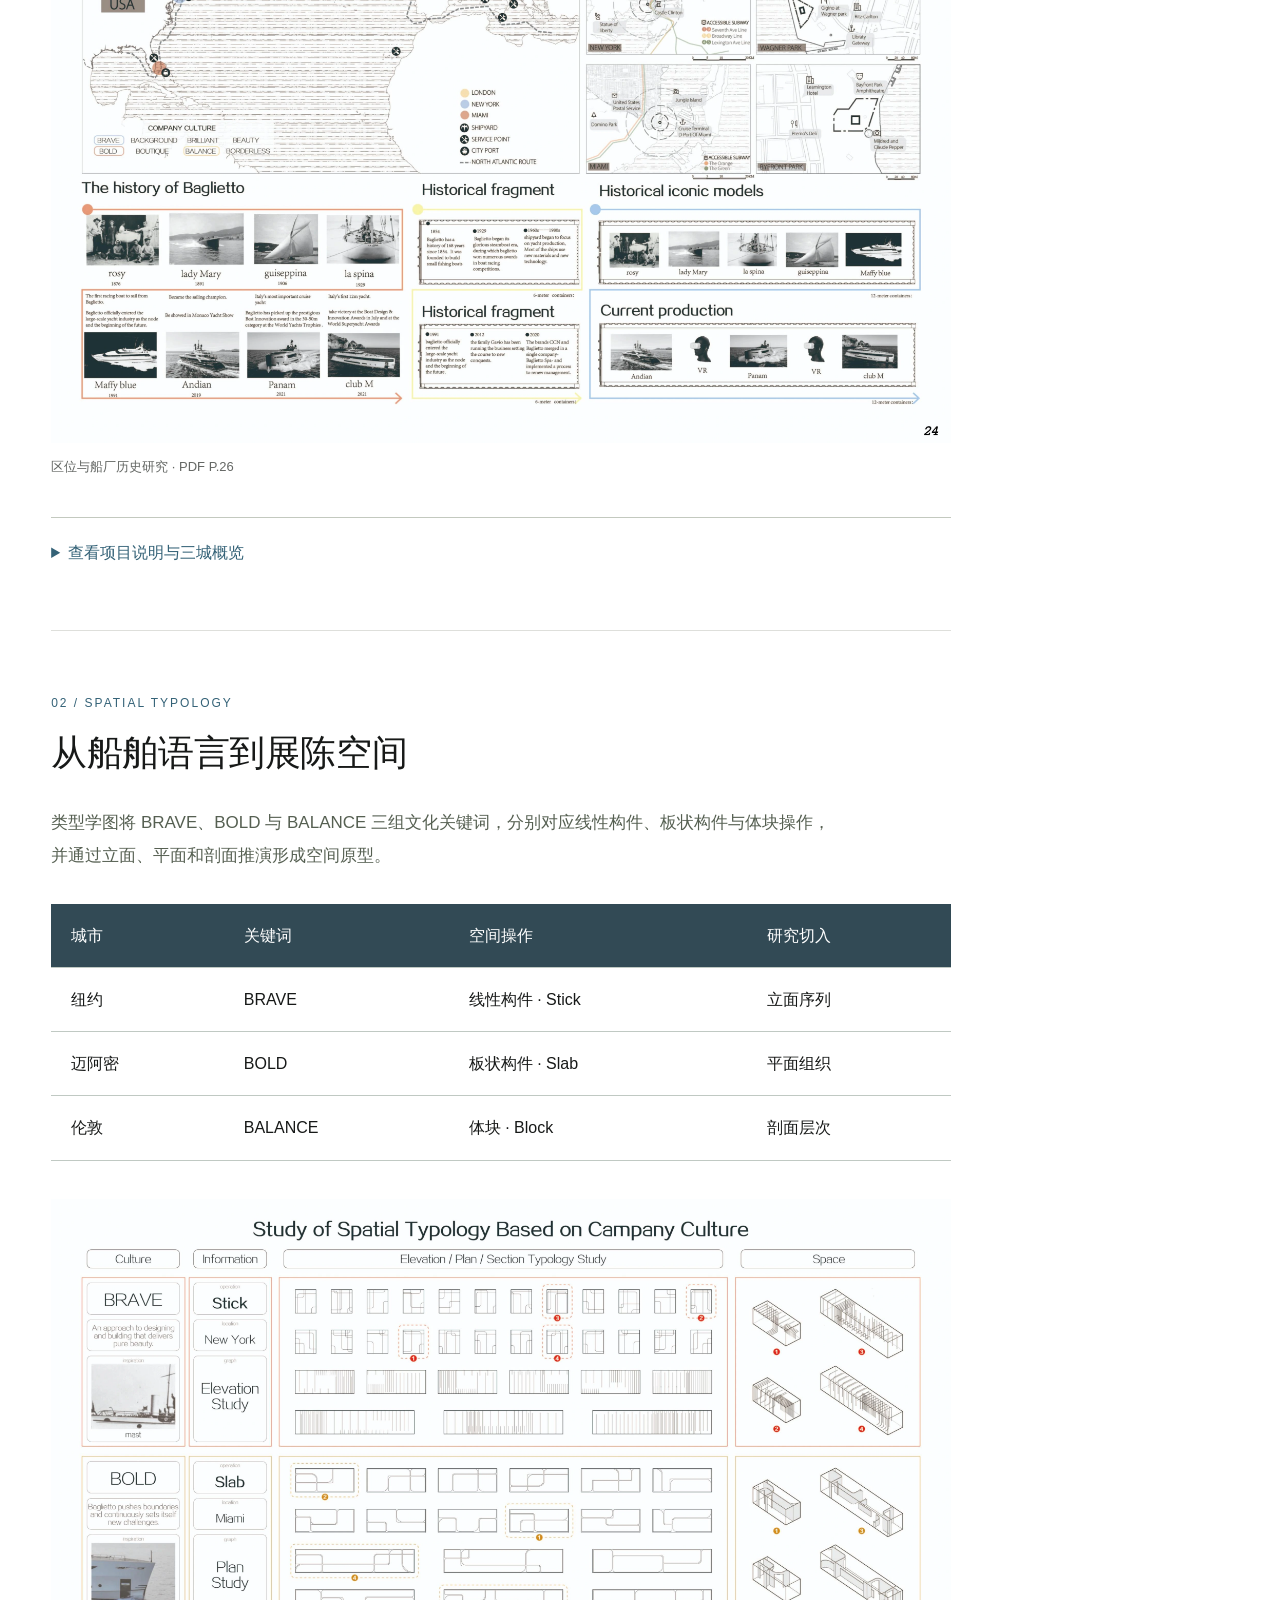
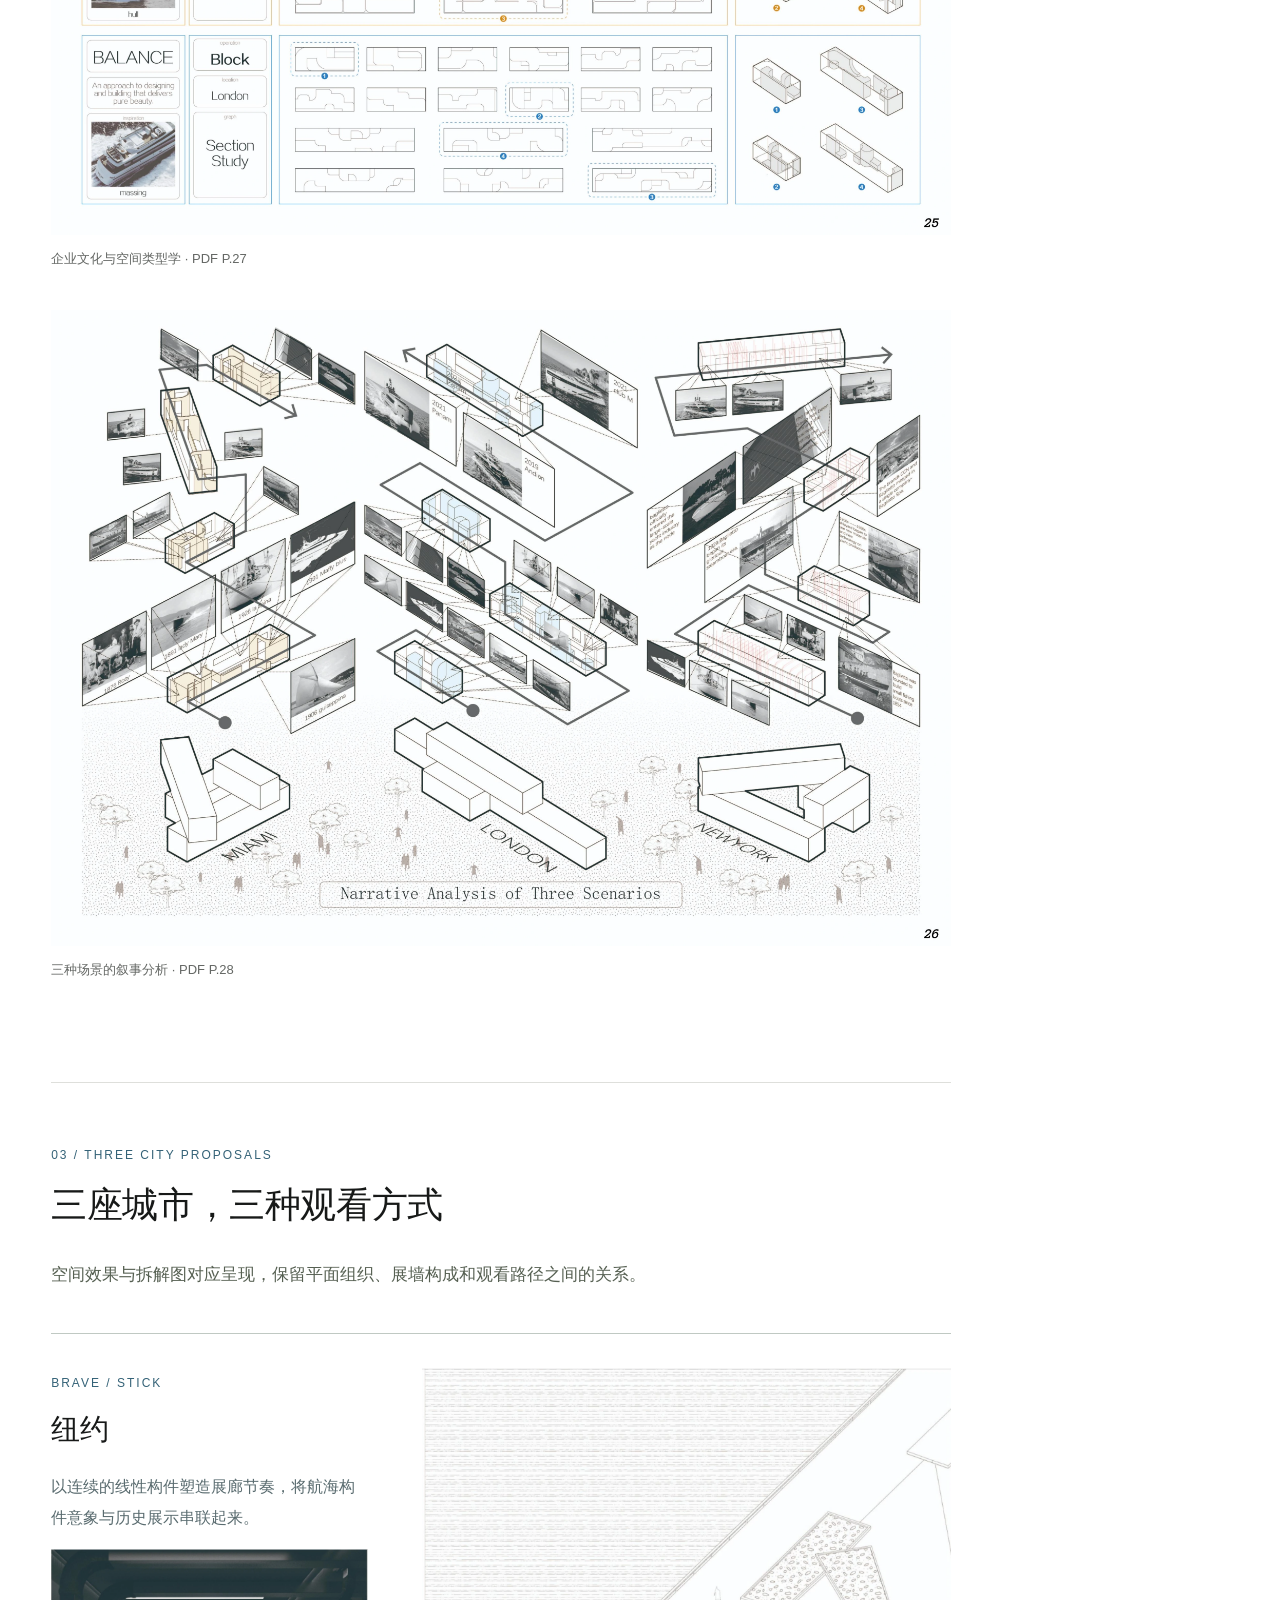
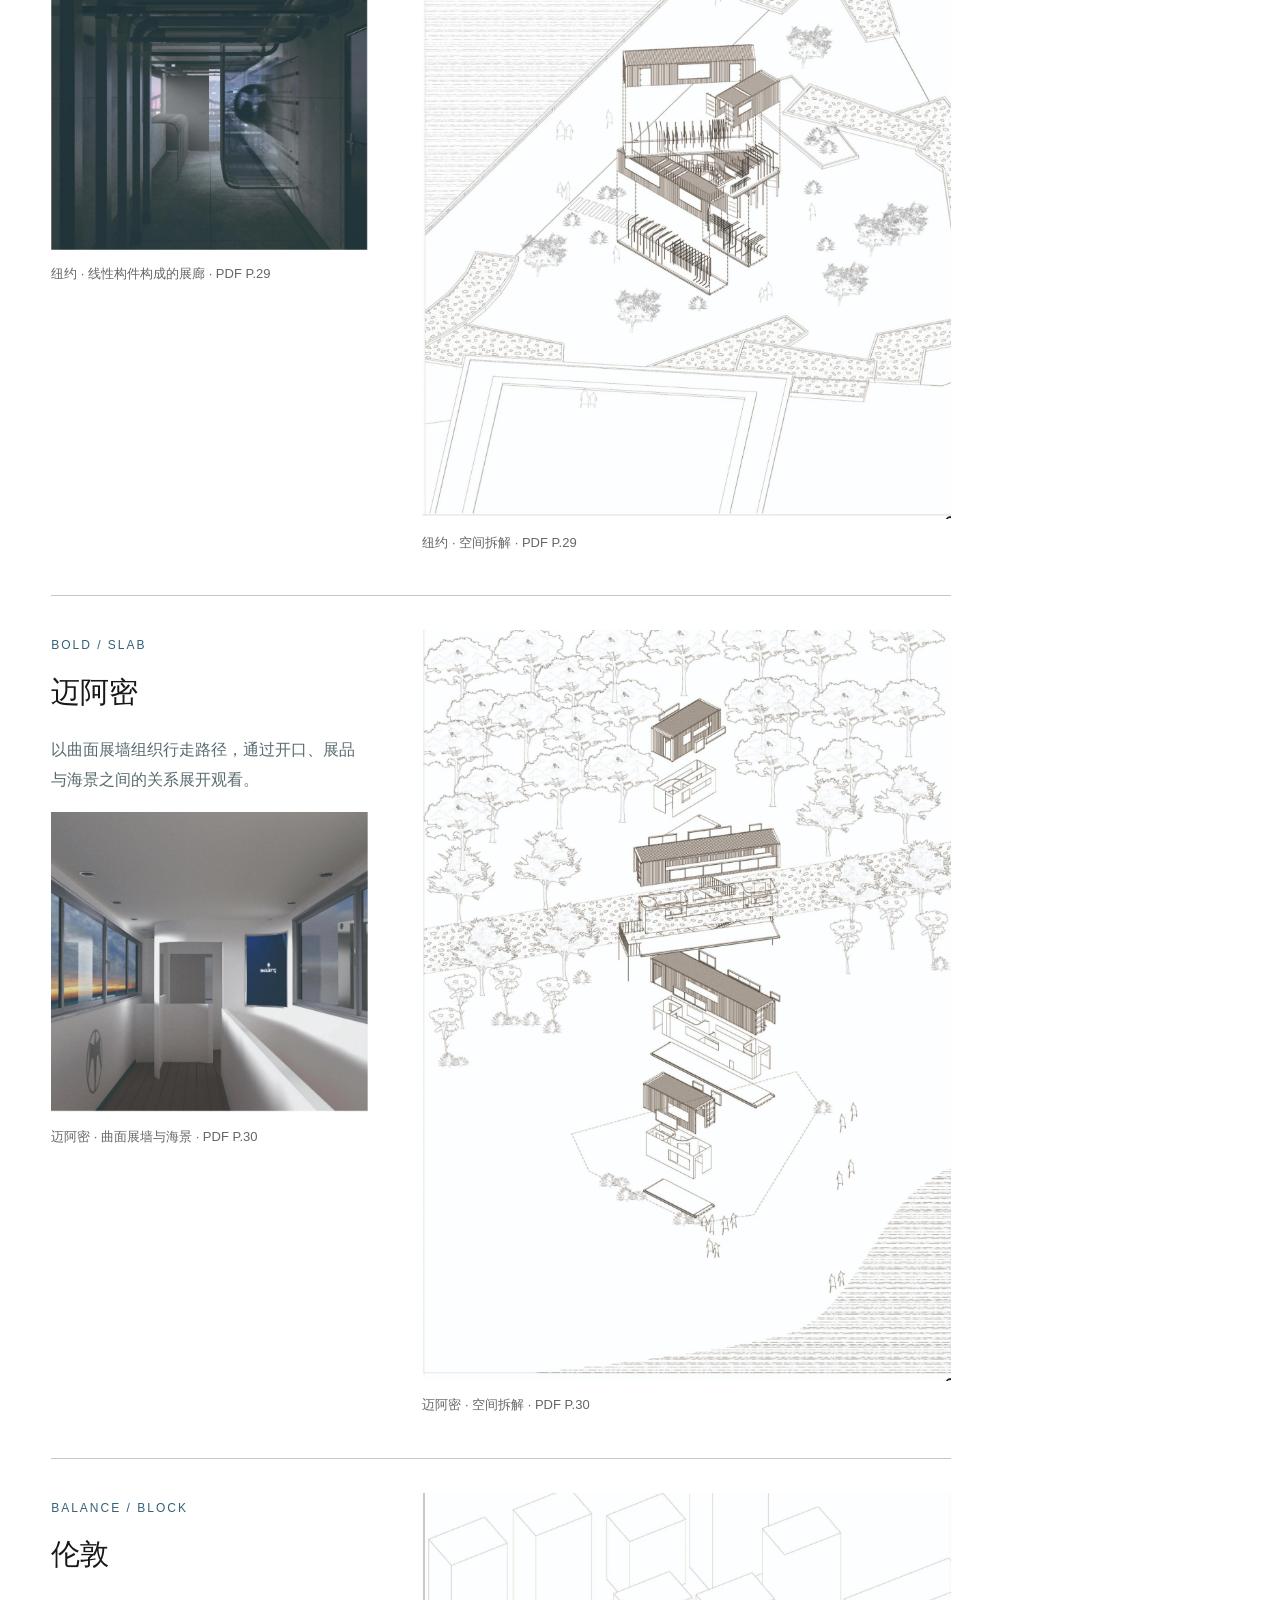
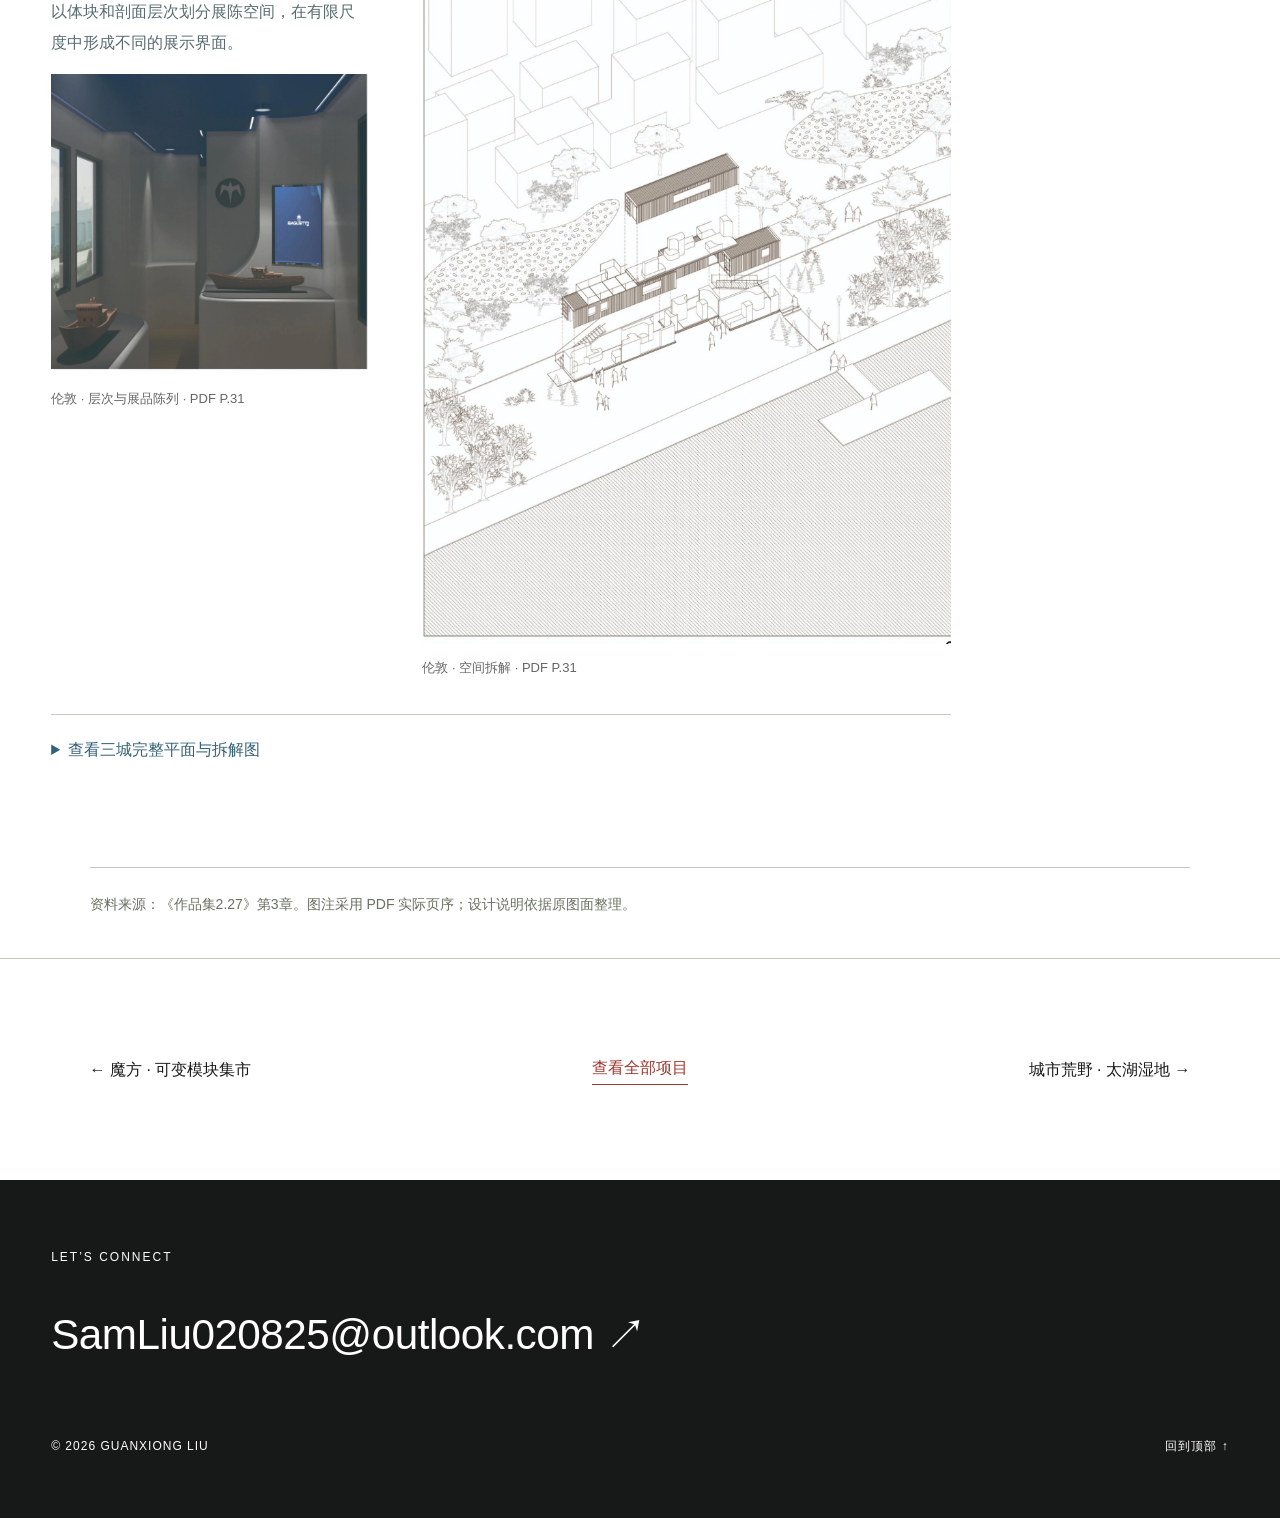
<file: nautical-museum.html>
<!DOCTYPE html>

<html data-title-en="Nautical Micro Museum — Guanxiong Liu" data-title-zh="航海微型博物馆 — 刘冠雄" lang="zh-CN"><head><meta charset="utf-8"/><meta content="width=device-width,initial-scale=1" name="viewport"/><title>航海微型博物馆 — 刘冠雄</title><meta content="以 Baglietto 船厂的历史与文化为线索，在纽约、迈阿密和伦敦提出三座微型博物馆。将船舶构件、空间类型与展陈叙事联系起来，让有限尺度承载连续的观看体验。" name="description"/><link href="data:image/svg+xml,%3Csvg xmlns='http://www.w3.org/2000/svg' viewBox='0 0 32 32'%3E%3Crect width='32' height='32' fill='%23c63837'/%3E%3Cpath d='M8 7v18h17M15 7v11h10' fill='none' stroke='white' stroke-width='3'/%3E%3C/svg%3E" rel="icon"/><link href="style.css" rel="stylesheet"/><link href="portfolio-layout.css" rel="stylesheet"/><link href="portfolio-chapters.css" rel="stylesheet"/><link href="experience.css" rel="stylesheet"/><link href="chapter-openers.css" rel="stylesheet"/></head><body class="project-page chapter-page nautical-page"><a class="skip-link" data-en="Skip to content" data-zh="跳到主要内容" href="#main-content">跳到主要内容</a><div id="page-top"></div><header><a aria-label="总览 / Overview" class="brand" href="index.html#home">G<span class="brand-line"></span>L<span class="brand-dot">.</span></a><a class="name" href="index.html#about">GUANXIONG LIU<span data-en="Architecture &amp; Landscape" data-zh="刘冠雄 · 建筑与景观">刘冠雄 · 建筑与景观</span></a><nav aria-label="主导航 / Main navigation"><a data-en="Overview" data-zh="总览" href="index.html#home">总览</a><a data-en="Projects" data-project-index="" data-zh="项目探索" href="index.html#work">项目探索</a><button aria-label="Switch language" id="lang">EN</button></nav></header><div class="project-breadcrumb"><a data-project-index="" href="index.html#work"><span data-en="← Explore projects" data-zh="← 项目探索">← 项目探索</span></a><span class="breadcrumb-separator">/</span><span data-en="Nautical Micro Museum" data-zh="航海微型博物馆">航海微型博物馆</span></div><main><span id="main-content" tabindex="-1"></span><section class="folio-opener folio-nautical" id="home"><div class="folio-kicker"><span>08 / <span data-en="Academic / Spatial typologies" data-zh="学术设计 / 空间类型学">学术设计 / 空间类型学</span></span><span>SELECTED WORKS</span></div><div class="folio-title-row"><h1 class="folio-display">NAUTICAL<br/>MICRO MUSEUM</h1><div><h2 data-en="航海微型博物馆" data-zh="航海微型博物馆">航海微型博物馆</h2><p class="folio-statement" data-en="Three cities. Three spatial expressions of maritime culture." data-zh="三座城市，三种航海文化的空间表达。">三座城市，三种航海文化的空间表达。</p></div></div><div class="folio-slices" style="--slices:3"><figure><div class="folio-slice-window"><img alt="NEW YORK" decoding="async" loading="eager" src="assets/pf-nautical-hero.webp" style="--slice:2"/></div><figcaption><span>01</span><strong data-en="NEW YORK" data-zh="NEW YORK">NEW YORK</strong></figcaption></figure><figure><div class="folio-slice-window"><img alt="MIAMI" decoding="async" loading="eager" src="assets/pf-nautical-hero.webp" style="--slice:0"/></div><figcaption><span>02</span><strong data-en="MIAMI" data-zh="MIAMI">MIAMI</strong></figcaption></figure><figure><div class="folio-slice-window"><img alt="LONDON" decoding="async" loading="eager" src="assets/pf-nautical-hero.webp" style="--slice:1"/></div><figcaption><span>03</span><strong data-en="LONDON" data-zh="LONDON">LONDON</strong></figcaption></figure></div><div class="folio-city-notes"><p data-en="Rods · Rhythm" data-zh="杆件 · 节奏">杆件 · 节奏</p><p data-en="Plates · Folds" data-zh="板片 · 转折">板片 · 转折</p><p data-en="Volumes · Balance" data-zh="体块 · 平衡">体块 · 平衡</p></div><a class="folio-start" href="#nautical-typology"><span data-en="From typologies to three cities" data-zh="从类型学进入三城方案">从类型学进入三城方案</span><span aria-hidden="true">↓</span></a></section><button aria-controls="project-info" aria-haspopup="dialog" class="project-info-open mobile-info-button" type="button"><span data-en="Project information" data-zh="项目信息">项目信息</span><span aria-hidden="true">＋</span></button><div class="reading-layout"><div class="reading-content"><section class="section cp-section" id="nautical-research"><div class="section-head"><span class="small">01 / HISTORY &amp; LOCATION</span><h2 data-en="Bringing maritime history into urban life" data-zh="把航海历史放入城市日常">把航海历史放入城市日常</h2></div><p class="section-copy" data-en="Location studies, shipyard history and representative vessels provide the exhibition material. The three cities share a nautical theme while developing distinct responses to their settings." data-zh="通过场地位置、船厂历史与代表性船型建立展陈素材。三个城市共享航海主题，又分别以场地环境和空间操作回应各自的观看情境。">通过场地位置、船厂历史与代表性船型建立展陈素材。三个城市共享航海主题，又分别以场地环境和空间操作回应各自的观看情境。</p><div class="cp-feature"><figure><img alt="区位与船厂历史研究" class="zoom" decoding="async" height="2479" loading="lazy" src="assets/pf-p26.webp" width="3506"/><figcaption data-en="Locations and shipyard history · PDF P.26" data-zh="区位与船厂历史研究 · PDF P.26">区位与船厂历史研究 · PDF P.26</figcaption></figure></div><details class="cp-boards"><summary><span data-en="View the statement and three-city overview" data-zh="查看项目说明与三城概览">查看项目说明与三城概览</span></summary><div class="cp-grid"><figure><img alt="航海微型博物馆 · 项目概述" class="zoom" decoding="async" height="2970" loading="lazy" src="assets/pf-p24.webp" width="4200"/><figcaption data-en="Nautical Micro Museum · project overview · PDF P.24" data-zh="航海微型博物馆 · 项目概述 · PDF P.24">航海微型博物馆 · 项目概述 · PDF P.24</figcaption></figure><figure><img alt="三个城市的微型博物馆" class="zoom" decoding="async" height="2970" loading="lazy" src="assets/pf-p25.webp" width="4200"/><figcaption data-en="Micro museums in three cities · PDF P.25" data-zh="三个城市的微型博物馆 · PDF P.25">三个城市的微型博物馆 · PDF P.25</figcaption></figure></div></details></section><section class="section cp-section cp-tint" id="nautical-typology"><div class="section-head"><span class="small">02 / SPATIAL TYPOLOGY</span><h2 data-en="From boat elements to exhibition space" data-zh="从船舶语言到展陈空间">从船舶语言到展陈空间</h2></div><p class="section-copy" data-en="The typology study translates BRAVE, BOLD and BALANCE into linear elements, planes and volumes. Elevation, plan and section studies develop these operations into spatial prototypes." data-zh="类型学图将 BRAVE、BOLD 与 BALANCE 三组文化关键词，分别对应线性构件、板状构件与体块操作，并通过立面、平面和剖面推演形成空间原型。">类型学图将 BRAVE、BOLD 与 BALANCE 三组文化关键词，分别对应线性构件、板状构件与体块操作，并通过立面、平面和剖面推演形成空间原型。</p><div class="cp-table-wrap"><table class="cp-table"><thead><tr><th data-en="City" data-zh="城市">城市</th><th data-en="Theme" data-zh="关键词">关键词</th><th data-en="Spatial operation" data-zh="空间操作">空间操作</th><th data-en="Study focus" data-zh="研究切入">研究切入</th></tr></thead><tbody><tr><th data-en="New York" data-zh="纽约">纽约</th><td>BRAVE</td><td data-en="Linear elements · Stick" data-zh="线性构件 · Stick">线性构件 · Stick</td><td data-en="Elevation sequence" data-zh="立面序列">立面序列</td></tr><tr><th data-en="Miami" data-zh="迈阿密">迈阿密</th><td>BOLD</td><td data-en="Planes · Slab" data-zh="板状构件 · Slab">板状构件 · Slab</td><td data-en="Plan organisation" data-zh="平面组织">平面组织</td></tr><tr><th data-en="London" data-zh="伦敦">伦敦</th><td>BALANCE</td><td data-en="Volumes · Block" data-zh="体块 · Block">体块 · Block</td><td data-en="Sectional layers" data-zh="剖面层次">剖面层次</td></tr></tbody></table></div><div class="cp-feature"><figure><img alt="企业文化与空间类型学" class="zoom" decoding="async" height="2479" loading="lazy" src="assets/pf-p27.webp" width="3506"/><figcaption data-en="Corporate culture and spatial typology · PDF P.27" data-zh="企业文化与空间类型学 · PDF P.27">企业文化与空间类型学 · PDF P.27</figcaption></figure></div><div class="cp-feature"><figure><img alt="三种场景的叙事分析" class="zoom" decoding="async" height="2479" loading="lazy" src="assets/pf-p28.webp" width="3506"/><figcaption data-en="Narrative analysis of three scenarios · PDF P.28" data-zh="三种场景的叙事分析 · PDF P.28">三种场景的叙事分析 · PDF P.28</figcaption></figure></div></section><section class="section cp-section" id="nautical-cities"><div class="section-head"><span class="small">03 / THREE CITY PROPOSALS</span><h2 data-en="Three cities, three ways of viewing" data-zh="三座城市，三种观看方式">三座城市，三种观看方式</h2></div><p class="section-copy" data-en="Interior views and exploded drawings connect the plans, display elements and visitor routes." data-zh="空间效果与拆解图对应呈现，保留平面组织、展墙构成和观看路径之间的关系。">空间效果与拆解图对应呈现，保留平面组织、展墙构成和观看路径之间的关系。</p><article class="cp-city"><div><span class="small">BRAVE / STICK</span><h3 data-en="New York" data-zh="纽约">纽约</h3><p data-en="Repeated linear elements establish the gallery rhythm and connect maritime references with historical displays." data-zh="以连续的线性构件塑造展廊节奏，将航海构件意象与历史展示串联起来。">以连续的线性构件塑造展廊节奏，将航海构件意象与历史展示串联起来。</p><figure><img alt="纽约 · 线性构件构成的展廊" class="zoom" decoding="async" height="1564" loading="lazy" src="assets/pf-nautical-newyork.webp" width="1651"/><figcaption data-en="New York · gallery formed by linear elements · PDF P.29" data-zh="纽约 · 线性构件构成的展廊 · PDF P.29">纽约 · 线性构件构成的展廊 · PDF P.29</figcaption></figure></div><div class="cp-feature"><figure><img alt="纽约 · 空间拆解" class="zoom" decoding="async" height="2200" loading="lazy" src="assets/pf-nautical-newyork-axon.webp" width="1549"/><figcaption data-en="New York · exploded spatial study · PDF P.29" data-zh="纽约 · 空间拆解 · PDF P.29">纽约 · 空间拆解 · PDF P.29</figcaption></figure></div></article><article class="cp-city"><div><span class="small">BOLD / SLAB</span><h3 data-en="Miami" data-zh="迈阿密">迈阿密</h3><p data-en="Curved display walls shape the route, bringing openings, exhibits and coastal views into dialogue." data-zh="以曲面展墙组织行走路径，通过开口、展品与海景之间的关系展开观看。">以曲面展墙组织行走路径，通过开口、展品与海景之间的关系展开观看。</p><figure><img alt="迈阿密 · 曲面展墙与海景" class="zoom" decoding="async" height="1567" loading="lazy" src="assets/pf-nautical-miami.webp" width="1651"/><figcaption data-en="Miami · curved display walls and coastal views · PDF P.30" data-zh="迈阿密 · 曲面展墙与海景 · PDF P.30">迈阿密 · 曲面展墙与海景 · PDF P.30</figcaption></figure></div><div class="cp-feature"><figure><img alt="迈阿密 · 空间拆解" class="zoom" decoding="async" height="2200" loading="lazy" src="assets/pf-nautical-miami-axon.webp" width="1549"/><figcaption data-en="Miami · exploded spatial study · PDF P.30" data-zh="迈阿密 · 空间拆解 · PDF P.30">迈阿密 · 空间拆解 · PDF P.30</figcaption></figure></div></article><article class="cp-city"><div><span class="small">BALANCE / BLOCK</span><h3 data-en="London" data-zh="伦敦">伦敦</h3><p data-en="Volumes and sectional layers define a sequence of display conditions within a compact interior." data-zh="以体块和剖面层次划分展陈空间，在有限尺度中形成不同的展示界面。">以体块和剖面层次划分展陈空间，在有限尺度中形成不同的展示界面。</p><figure><img alt="伦敦 · 层次与展品陈列" class="zoom" decoding="async" height="1567" loading="lazy" src="assets/pf-nautical-london.webp" width="1651"/><figcaption data-en="London · spatial layers and object display · PDF P.31" data-zh="伦敦 · 层次与展品陈列 · PDF P.31">伦敦 · 层次与展品陈列 · PDF P.31</figcaption></figure></div><div class="cp-feature"><figure><img alt="伦敦 · 空间拆解" class="zoom" decoding="async" height="2200" loading="lazy" src="assets/pf-nautical-london-axon.webp" width="1549"/><figcaption data-en="London · exploded spatial study · PDF P.31" data-zh="伦敦 · 空间拆解 · PDF P.31">伦敦 · 空间拆解 · PDF P.31</figcaption></figure></div></article><details class="cp-boards"><summary><span data-en="View complete plans and exploded drawings" data-zh="查看三城完整平面与拆解图">查看三城完整平面与拆解图</span></summary><div class="cp-grid"><figure><img alt="纽约 · 空间、平面与拆解" class="zoom" decoding="async" height="2479" loading="lazy" src="assets/pf-p29.webp" width="3506"/><figcaption data-en="New York · interior, plans and exploded view · PDF P.29" data-zh="纽约 · 空间、平面与拆解 · PDF P.29">纽约 · 空间、平面与拆解 · PDF P.29</figcaption></figure><figure><img alt="迈阿密 · 空间、平面与拆解" class="zoom" decoding="async" height="2479" loading="lazy" src="assets/pf-p30.webp" width="3506"/><figcaption data-en="Miami · interior, plans and exploded view · PDF P.30" data-zh="迈阿密 · 空间、平面与拆解 · PDF P.30">迈阿密 · 空间、平面与拆解 · PDF P.30</figcaption></figure><figure><img alt="伦敦 · 空间、平面与拆解" class="zoom" decoding="async" height="2479" loading="lazy" src="assets/pf-p31.webp" width="3506"/><figcaption data-en="London · interior, plans and exploded view · PDF P.31" data-zh="伦敦 · 空间、平面与拆解 · PDF P.31">伦敦 · 空间、平面与拆解 · PDF P.31</figcaption></figure></div></details></section></div><aside aria-label="项目章节 / Project chapters" class="project-rail"><div class="rail-inner"><div class="rail-kicker">PROJECT INDEX</div><h2 class="rail-title" data-en="Nautical Micro Museum" data-zh="航海微型博物馆">航海微型博物馆</h2><nav aria-label="章节导航 / Chapter navigation" class="project-menu"><a data-chapter-number="01" href="#nautical-research"><span data-en="History &amp; sites" data-zh="历史与场地">历史与场地</span></a><a data-chapter-number="02" href="#nautical-typology"><span data-en="Typology" data-zh="类型学">类型学</span></a><a data-chapter-number="03" href="#nautical-cities"><span data-en="Three cities" data-zh="三城方案">三城方案</span></a></nav><div aria-hidden="true" class="rail-progress"><span></span></div><button aria-controls="project-info" aria-haspopup="dialog" class="project-info-open" type="button"><span data-en="Project information" data-zh="项目信息">项目信息</span><span aria-hidden="true">＋</span></button><a class="rail-back" data-en="← Back to projects" data-project-index="" data-zh="← 返回项目索引" href="index.html#work">← 返回项目索引</a></div></aside></div><div class="section" style="padding-top:0;padding-bottom:40px"><p class="cp-source-note" data-en="Source: Portfolio 2.27, chapter 3. Captions refer to the actual PDF page order; descriptions are based on the original boards." data-zh="资料来源：《作品集2.27》第3章。图注采用 PDF 实际页序；设计说明依据原图面整理。">资料来源：《作品集2.27》第3章。图注采用 PDF 实际页序；设计说明依据原图面整理。</p></div><nav aria-label="项目导航 / Project navigation" class="section project-pagination"><a class="project-previous" data-project-peer="" href="modular-market.html"><span data-en="← Rubik’s Cube · Modular Market" data-zh="← 魔方 · 可变模块集市">← 魔方 · 可变模块集市</span></a><a class="project-all" data-project-index="" href="index.html#work"><span data-en="View all projects" data-zh="查看全部项目">查看全部项目</span></a><a class="project-next" data-project-peer="" href="taihu-wilderness.html"><span data-en="Urban Wilderness · Taihu Wetland →" data-zh="城市荒野 · 太湖湿地 →">城市荒野 · 太湖湿地 →</span></a></nav><footer class="section"><span class="small">LET’S CONNECT</span><a class="email" href="mailto:SamLiu020825@outlook.com">SamLiu020825@outlook.com ↗</a><div><span>© 2026 GUANXIONG LIU</span><a data-en="BACK TO TOP ↑" data-zh="回到顶部 ↑" href="#page-top">回到顶部 ↑</a></div></footer></main><dialog id="lightbox"><button aria-label="Close image" id="close">×</button><div class="lightbox-frame"><img alt=""/></div><p data-en="Click outside the image or press Esc to close" data-zh="点击图像外部或按 Esc 关闭">点击图像外部或按 Esc 关闭</p><button aria-label="切换原图尺寸 / Toggle original image size" aria-pressed="false" id="chapter-scale" type="button">1:1 / Fit</button></dialog><dialog aria-labelledby="info-title" class="project-sheet" id="project-info"><button aria-label="关闭 / Close" class="sheet-close" type="button">×</button><div class="sheet-label">PROJECT INFORMATION</div><h2 class="rail-title" data-en="Nautical Micro Museum" data-zh="航海微型博物馆" id="info-title">航海微型博物馆</h2><p class="cp-subtitle" data-en="A nautical narrative across three cities" data-zh="在三个城市中展开航海叙事">在三个城市中展开航海叙事</p><p class="cp-description" data-en="Three micro museums in New York, Miami and London explore Baglietto’s history and culture. Boat elements, spatial typologies and exhibition narratives are connected to create continuous visitor experiences within compact spaces." data-zh="以 Baglietto 船厂的历史与文化为线索，在纽约、迈阿密和伦敦提出三座微型博物馆。将船舶构件、空间类型与展陈叙事联系起来，让有限尺度承载连续的观看体验。">以 Baglietto 船厂的历史与文化为线索，在纽约、迈阿密和伦敦提出三座微型博物馆。将船舶构件、空间类型与展陈叙事联系起来，让有限尺度承载连续的观看体验。</p><dl><div><dt data-en="Type" data-zh="设计类型">设计类型</dt><dd data-en="Design competition" data-zh="设计竞赛">设计竞赛</dd></div><div><dt data-en="Period" data-zh="项目时间">项目时间</dt><dd data-en="2022.03—2024.05" data-zh="2022.03—2024.05">2022.03—2024.05</dd></div><div><dt data-en="Context" data-zh="项目范围">项目范围</dt><dd data-en="New York · Miami · London" data-zh="纽约 · 迈阿密 · 伦敦">纽约 · 迈阿密 · 伦敦</dd></div></dl><p><a data-en="Explore all projects ↗" data-project-index="" data-zh="查看全部项目 ↗" href="index.html#work">查看全部项目 ↗</a></p></dialog><script src="app.js"></script><script src="experience.js"></script></body></html>
</file>
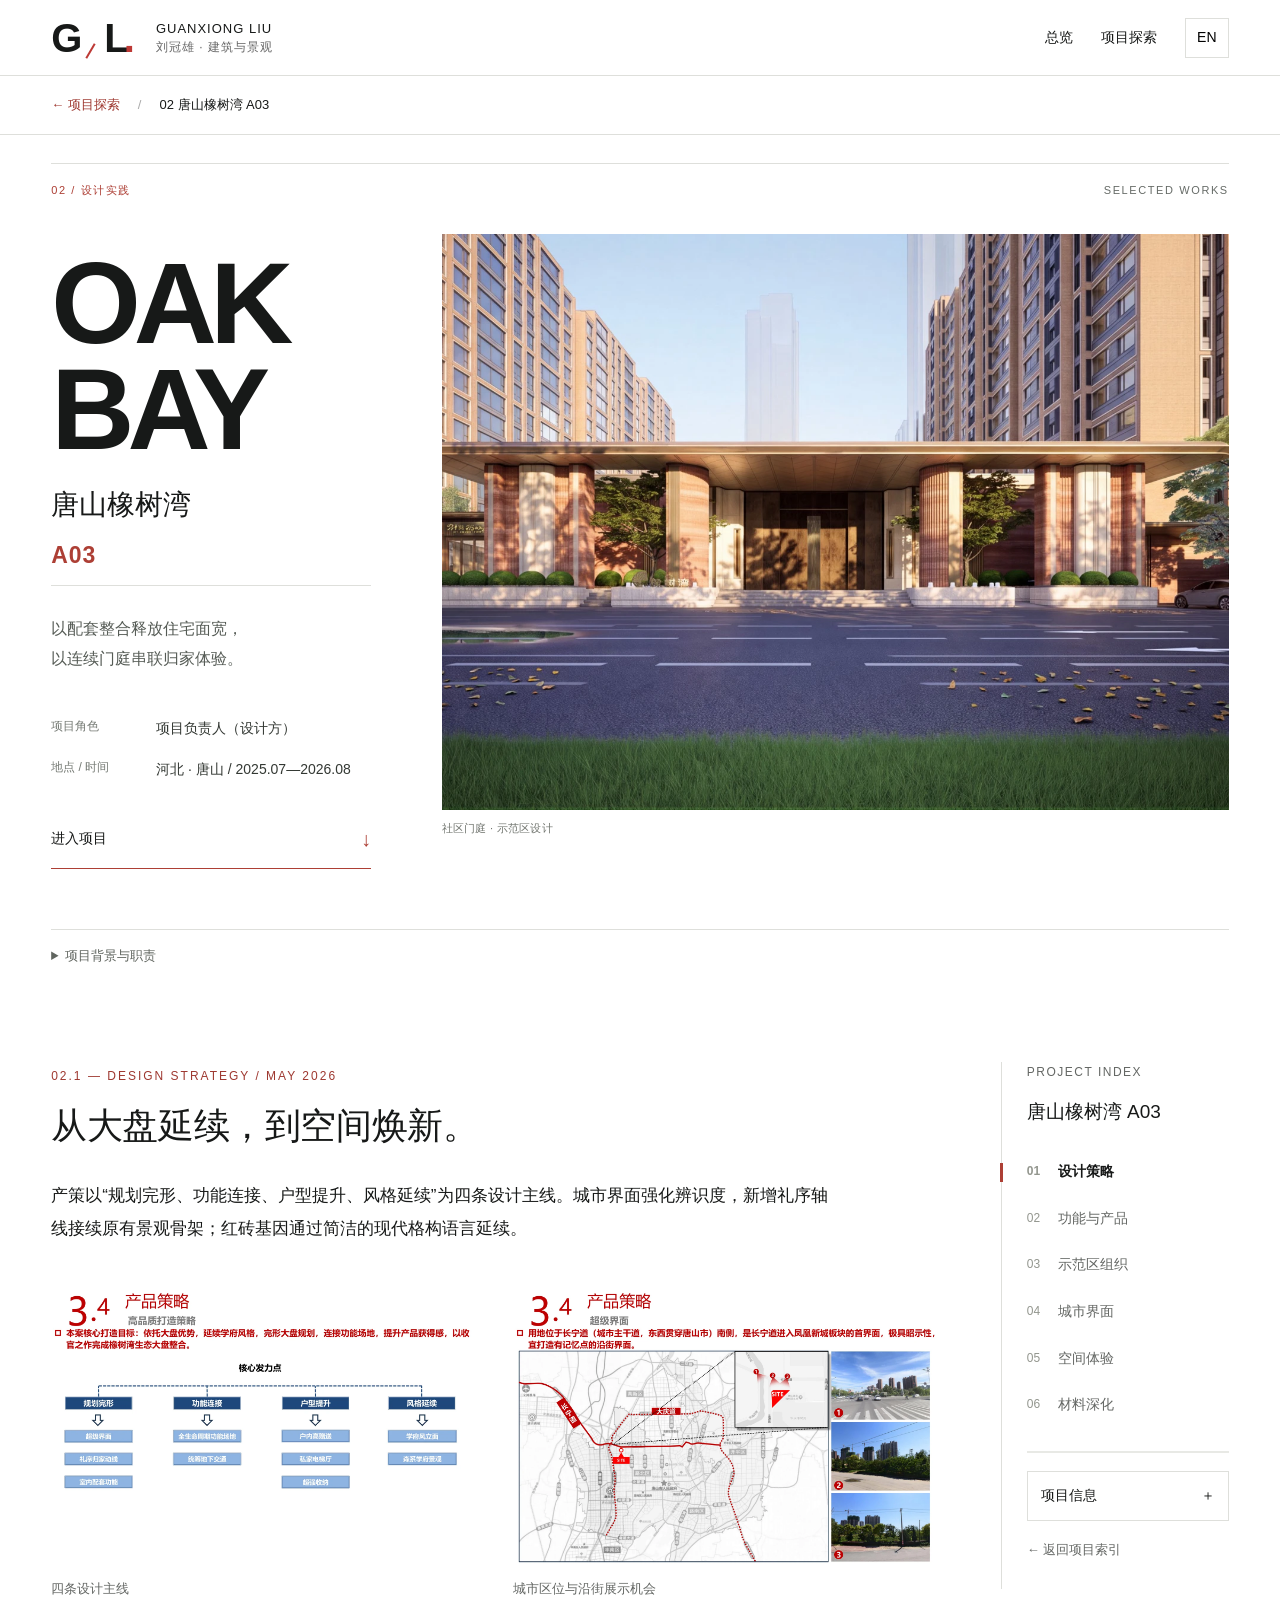
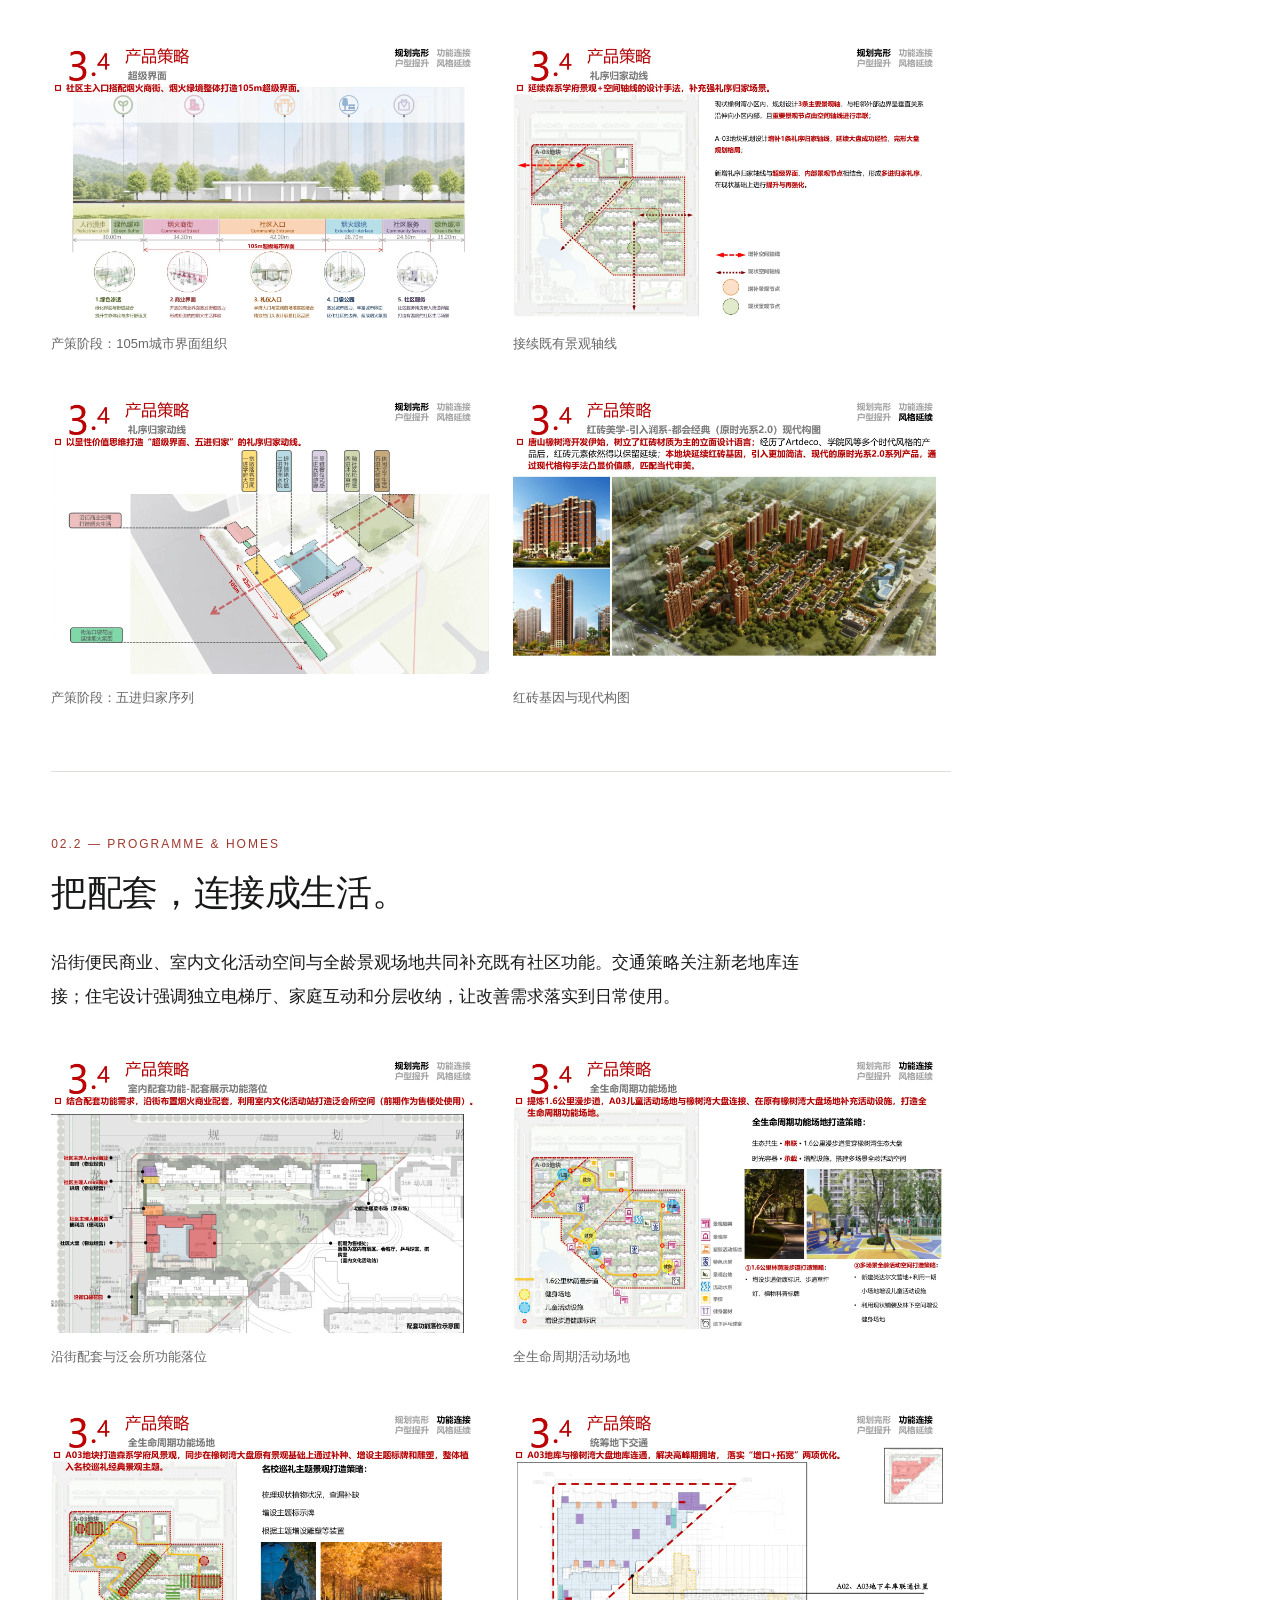
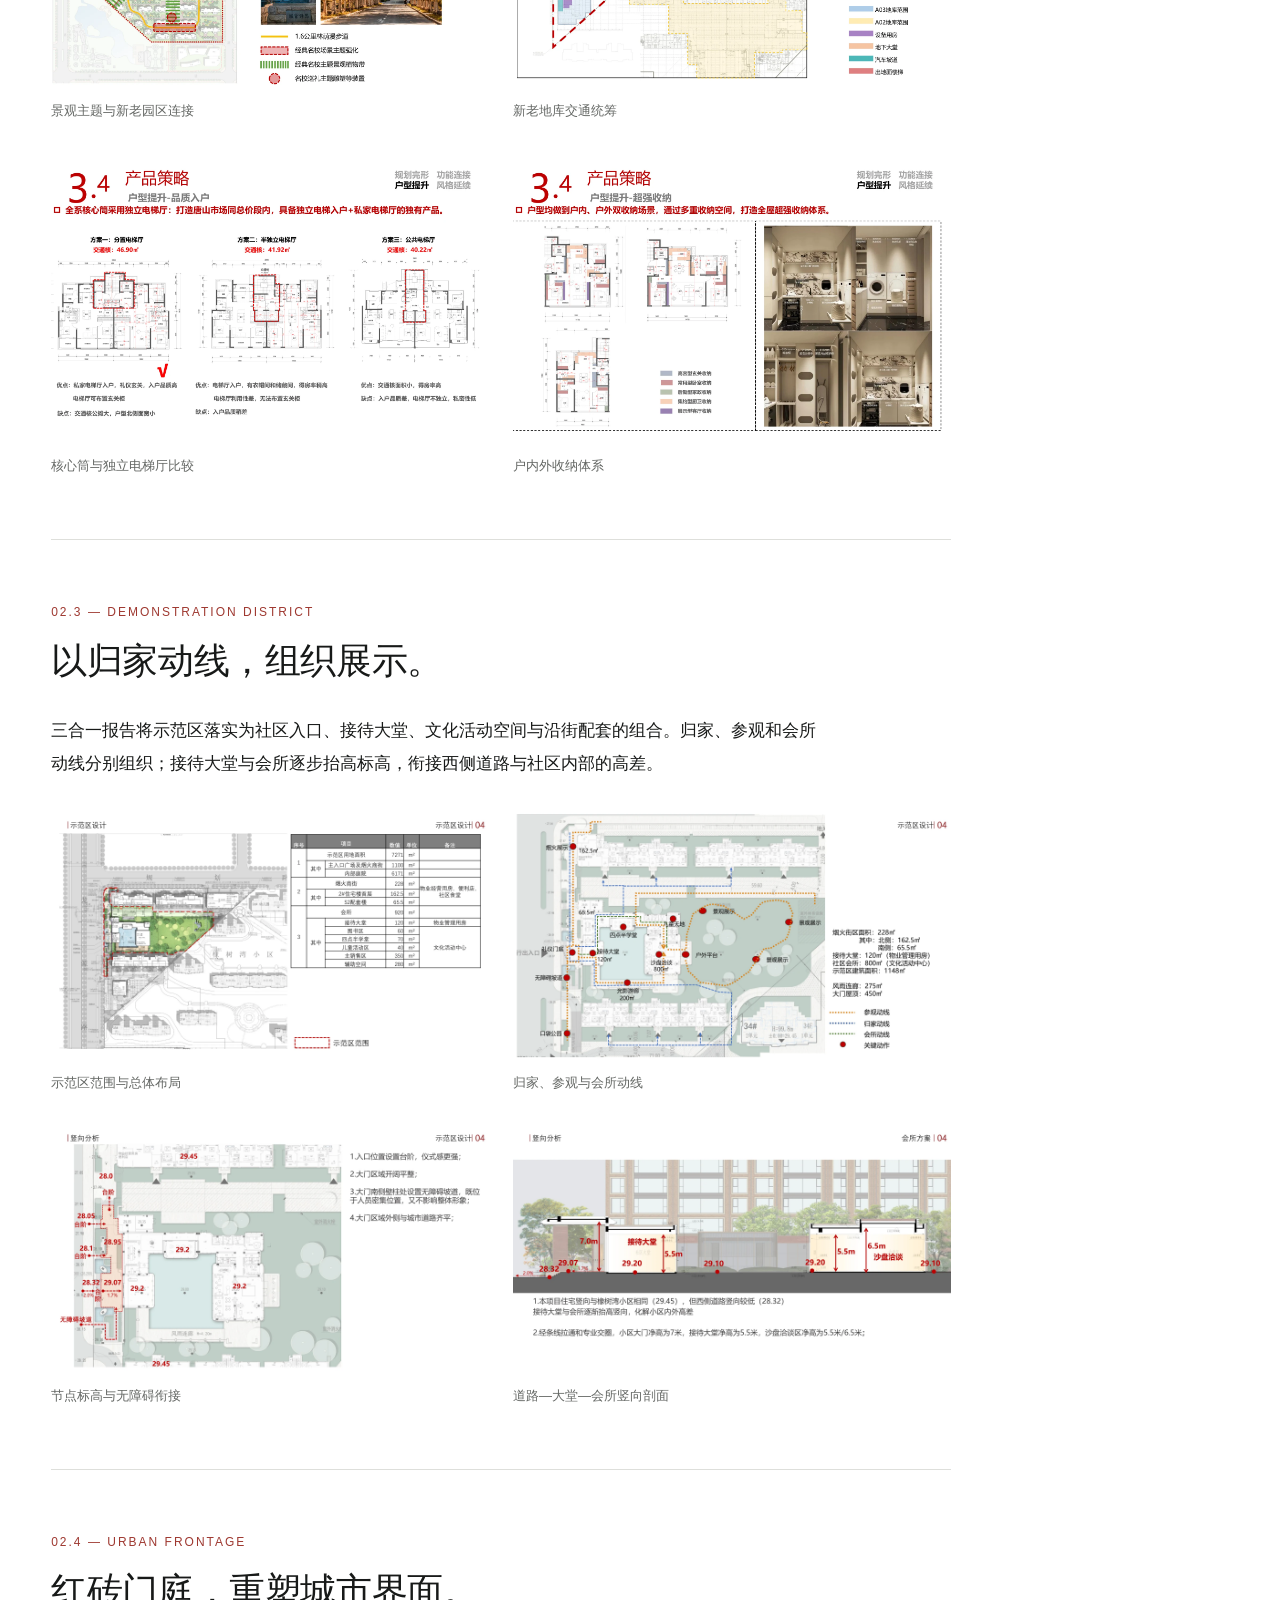
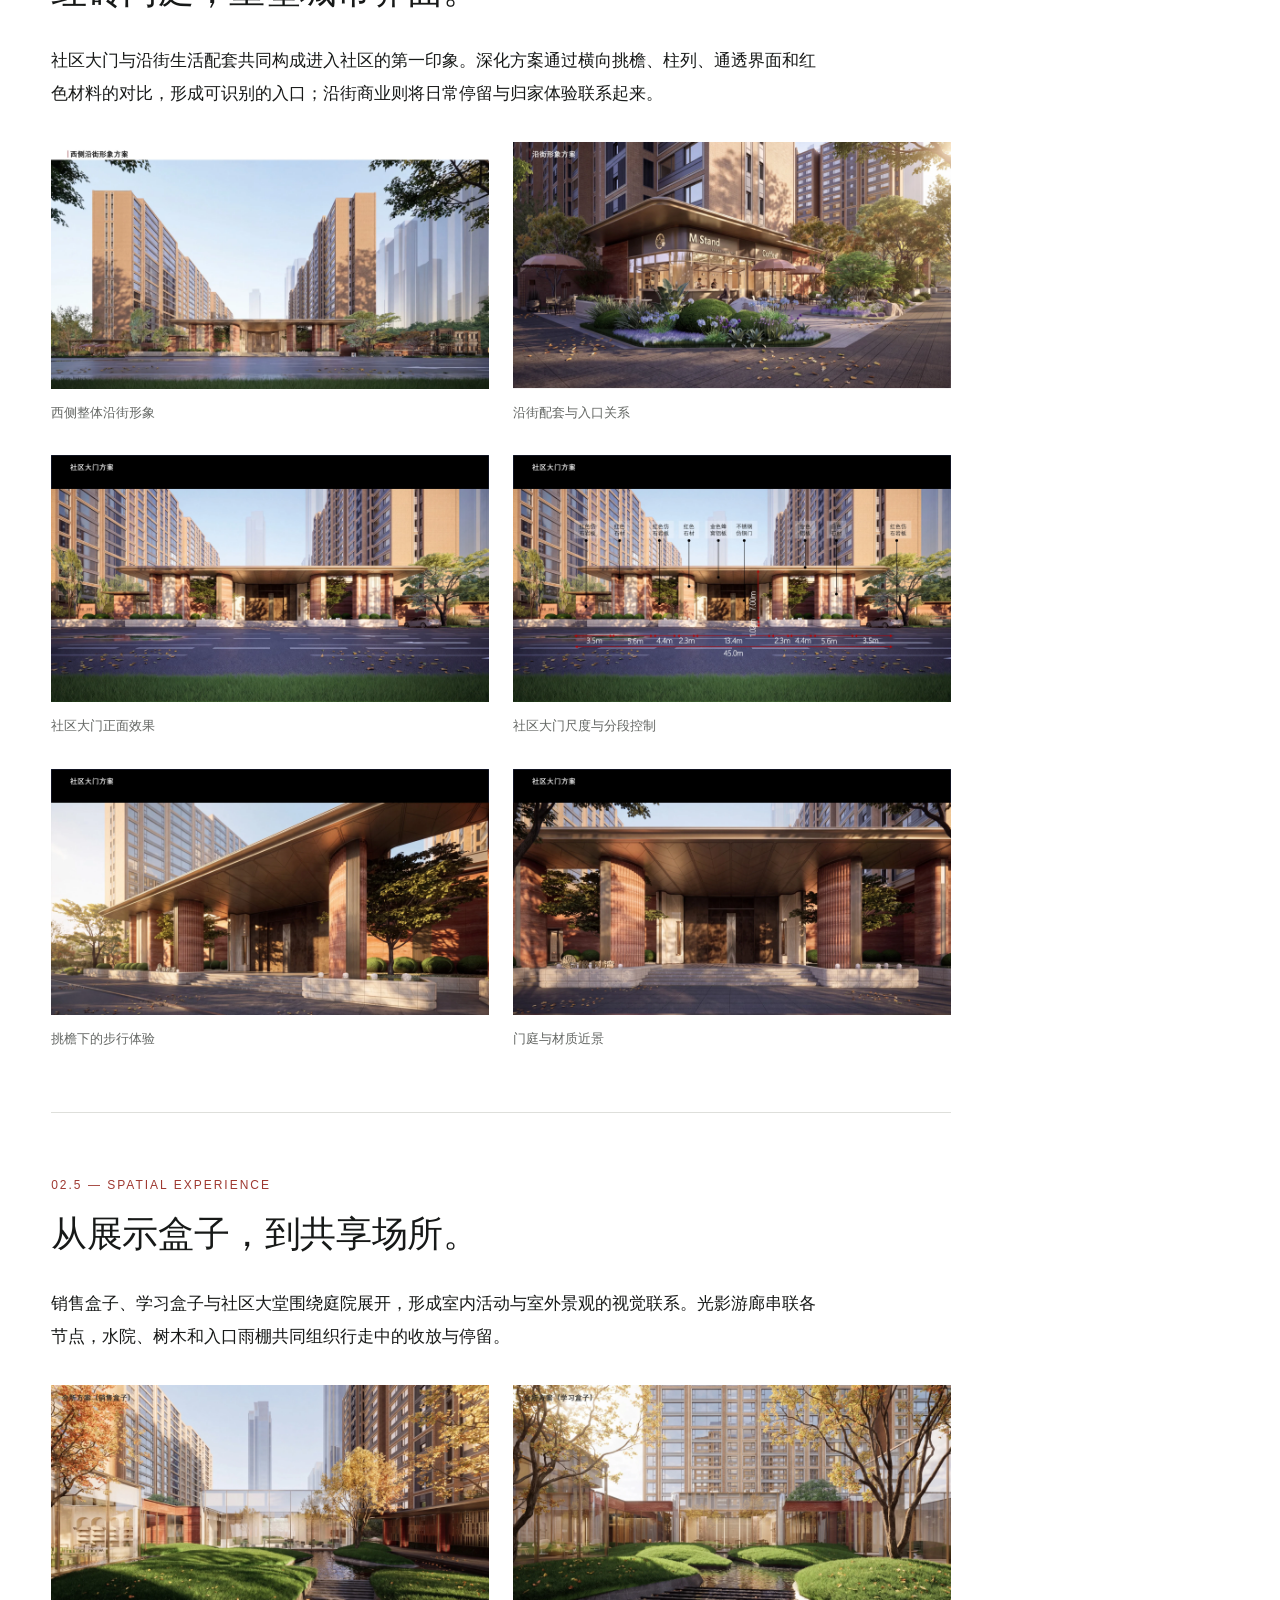
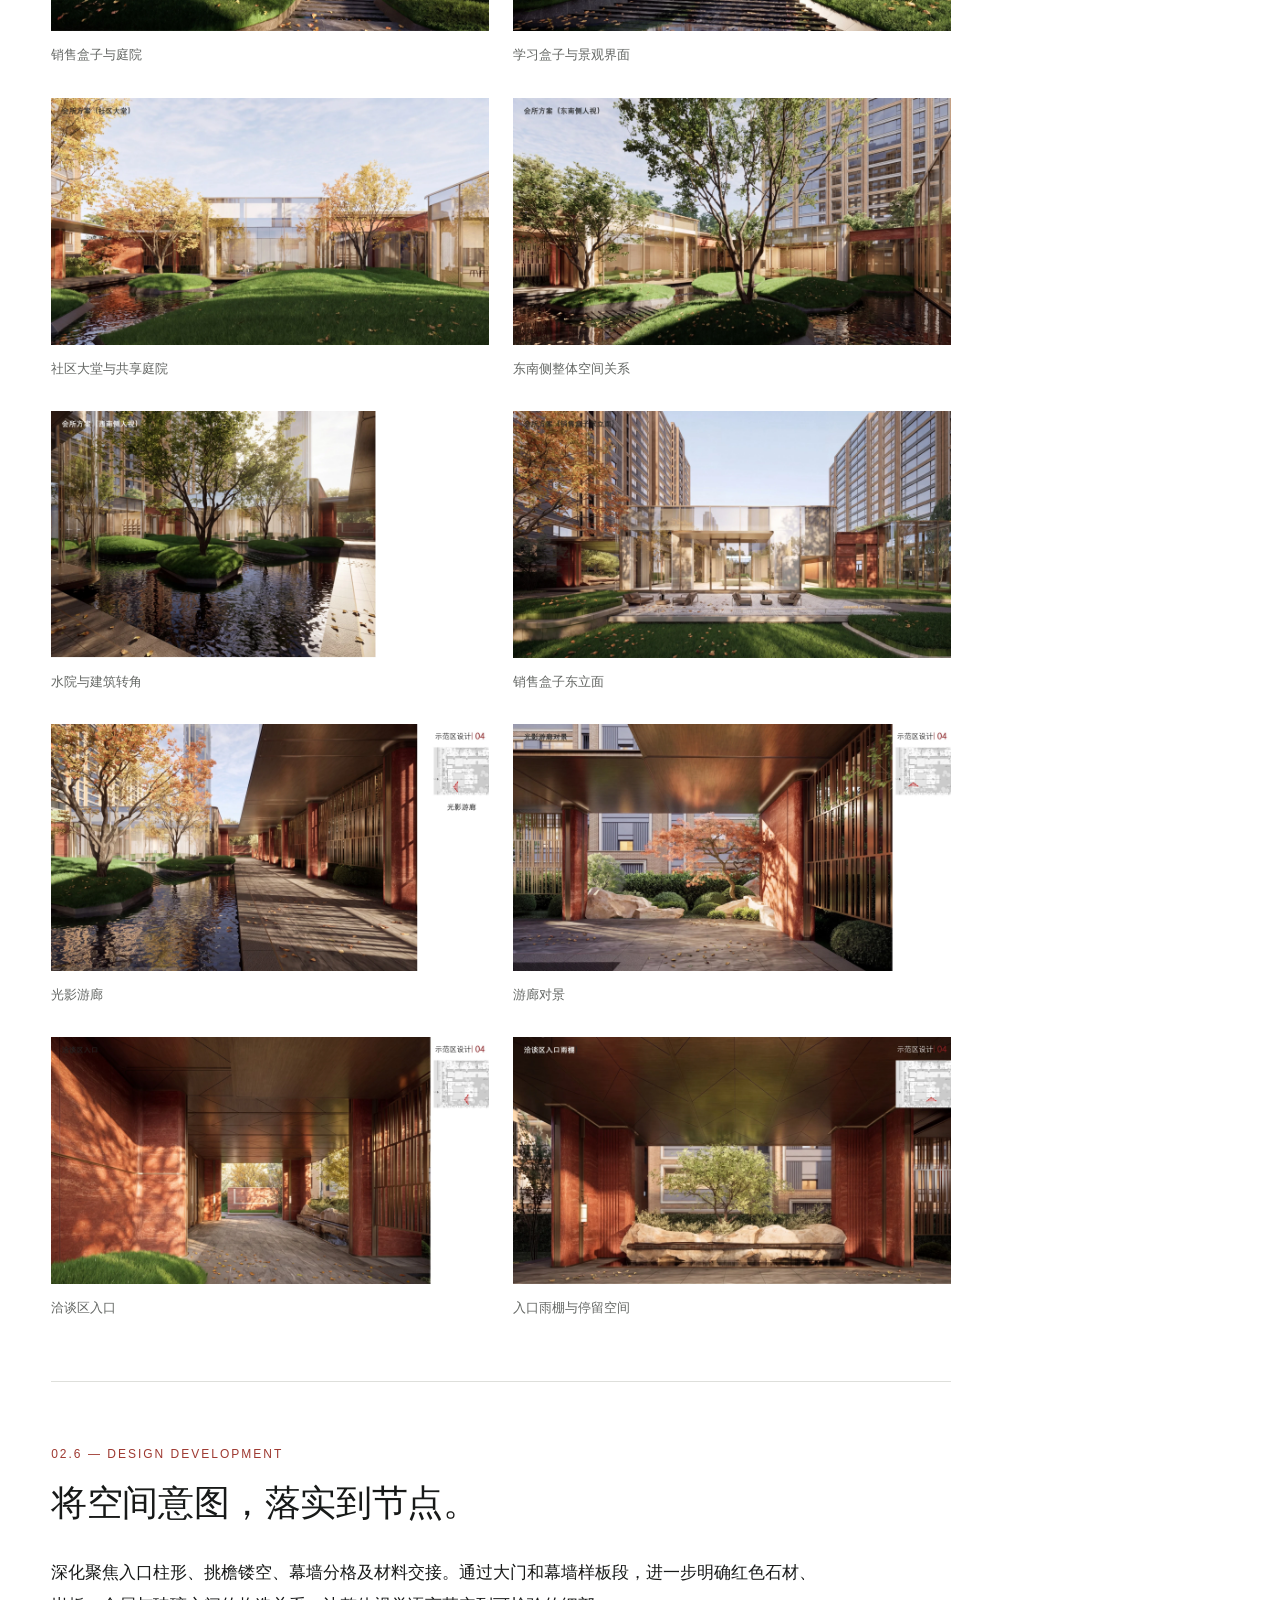
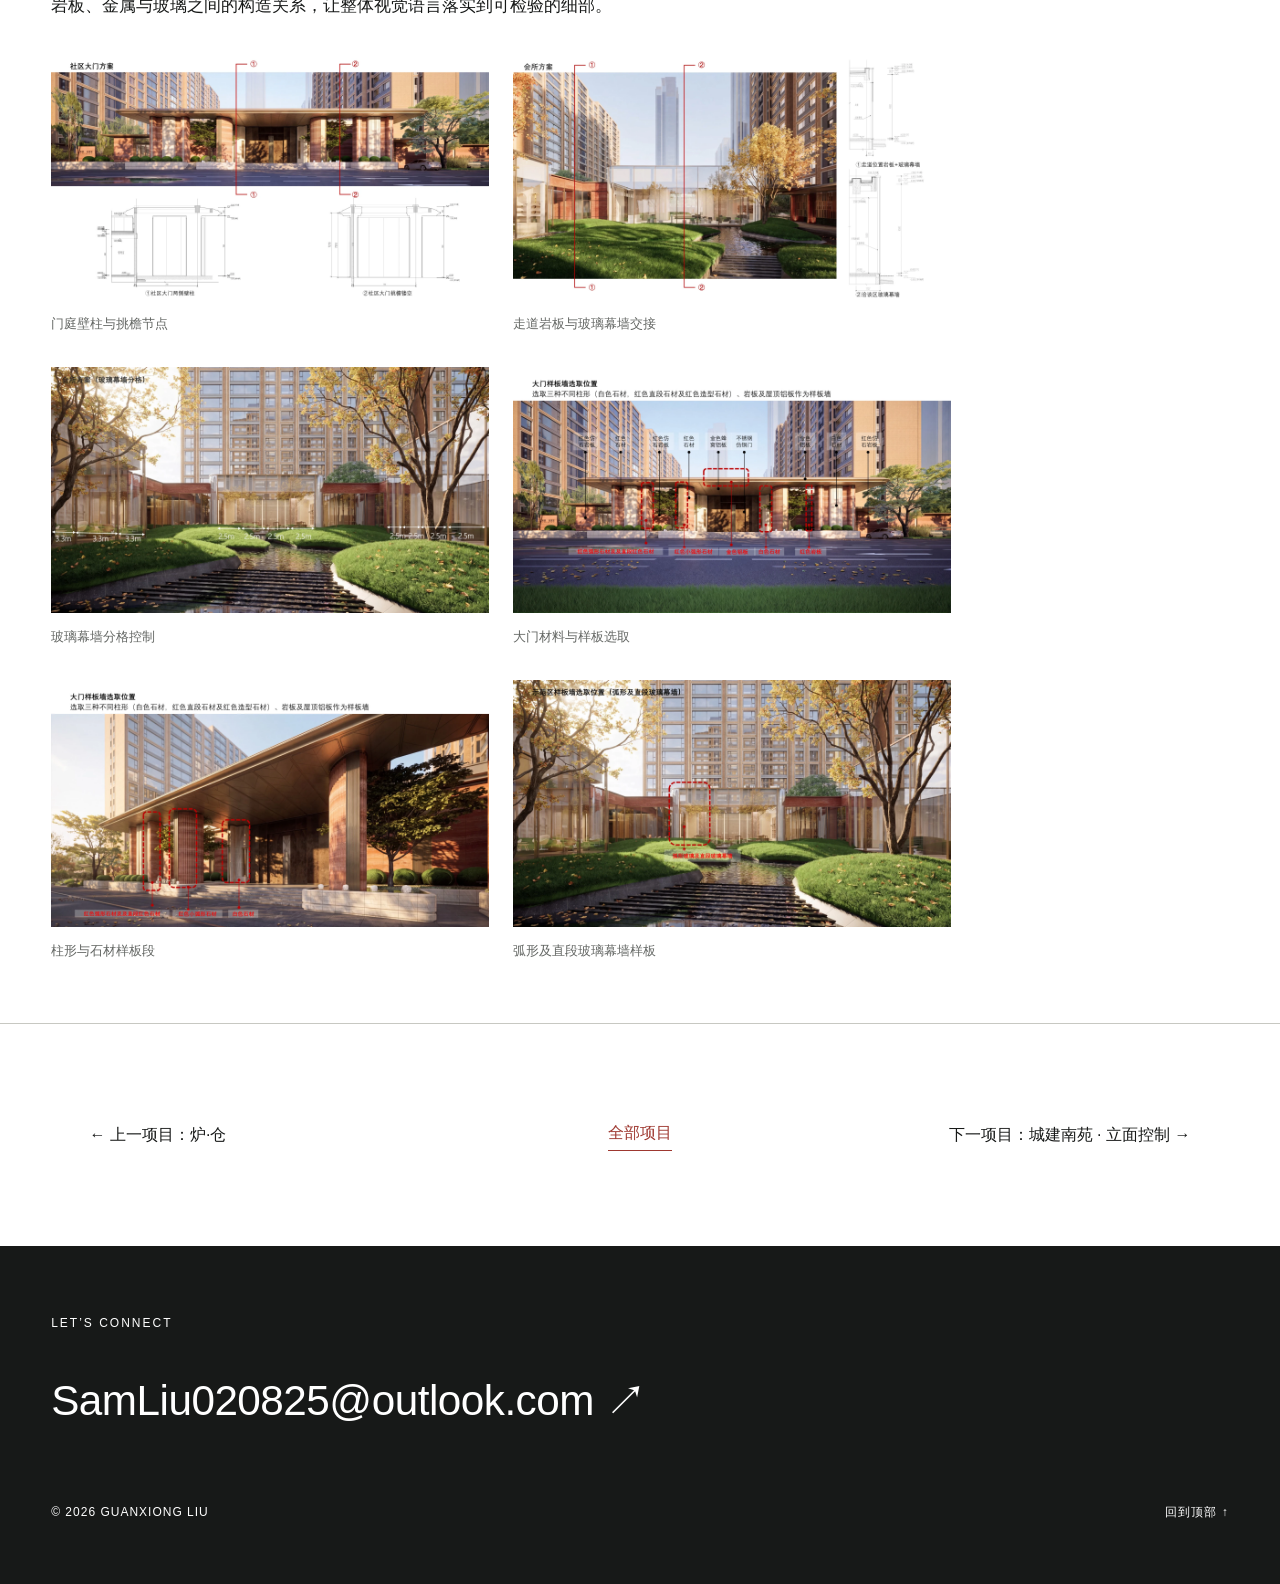
<file: oak-bay.html>
<!DOCTYPE html>

<html data-title-en="Tangshan Oak Bay A03 — Guanxiong Liu" data-title-zh="唐山橡树湾 A03 — 刘冠雄" lang="zh-CN"><head><meta charset="utf-8"/><meta content="width=device-width,initial-scale=1" name="viewport"/><title>唐山橡树湾 A03 — 刘冠雄 | Tangshan Oak Bay</title><meta content="唐山橡树湾A03项目：设计策略与示范区深化。Tangshan Oak Bay A03: design strategy and demonstration district." name="description"/><link href="data:image/svg+xml,%3Csvg xmlns='http://www.w3.org/2000/svg' viewBox='0 0 32 32'%3E%3Crect width='32' height='32' fill='%23c63837'/%3E%3Cpath d='M8 7v18h17M15 7v11h10' fill='none' stroke='white' stroke-width='3'/%3E%3C/svg%3E" rel="icon"/><link href="style.css" rel="stylesheet"/><link href="portfolio-layout.css" rel="stylesheet"/><link href="experience.css" rel="stylesheet"/><link href="chapter-openers.css" rel="stylesheet"/></head><body class="project-page"><a class="skip-link" data-en="Skip to content" data-zh="跳到主要内容" href="#main-content">跳到主要内容</a>
<header><a aria-label="总览 / Overview" class="brand" href="index.html#home">G<span class="brand-line"></span>L<span class="brand-dot">.</span></a><a class="name" href="index.html#about">GUANXIONG LIU<span data-en="Architecture &amp; Landscape" data-zh="刘冠雄 · 建筑与景观">刘冠雄 · 建筑与景观</span></a><nav aria-label="主导航 / Main navigation"><a data-en="Overview" data-zh="总览" href="index.html#home">总览</a><a data-en="Projects" data-project-index="" data-zh="项目探索" href="index.html#work">项目探索</a><button aria-label="Switch language" id="lang">EN</button></nav></header>
<main id="page-top"><span id="main-content" tabindex="-1"></span><div class="project-breadcrumb"><a data-en="← Projects" data-project-index="" data-zh="← 项目探索" href="index.html#work">← 项目探索</a><span class="breadcrumb-separator">/</span><span data-en="02 Tangshan Oak Bay A03" data-zh="02 唐山橡树湾 A03">02 唐山橡树湾 A03</span></div><section class="folio-opener folio-split" id="home"><div class="folio-kicker"><span>02 / <span data-en="Professional practice" data-zh="设计实践">设计实践</span></span><span>SELECTED WORKS</span></div><div class="folio-split-grid"><div class="folio-title-column"><h1 class="folio-display">OAK<br/>BAY</h1><h2 data-en="Tangshan Oak Bay" data-zh="唐山橡树湾">唐山橡树湾</h2><div class="folio-edition">A03</div><p class="folio-statement" data-en="Integrated amenities. Generous homes.&lt;br&gt;A continuous sequence of arrival." data-zh="以配套整合释放住宅面宽，&lt;br&gt;以连续门庭串联归家体验。">以配套整合释放住宅面宽，<br/>以连续门庭串联归家体验。</p><dl class="folio-facts"><div><dt data-en="Role" data-zh="项目角色">项目角色</dt><dd data-en="Project lead · Design team" data-zh="项目负责人（设计方）">项目负责人（设计方）</dd></div><div><dt data-en="Location / Period" data-zh="地点 / 时间">地点 / 时间</dt><dd data-en="Tangshan / 2025.07—2026.08" data-zh="河北 · 唐山 / 2025.07—2026.08">河北 · 唐山 / 2025.07—2026.08</dd></div></dl><a class="folio-start" href="#oak-strategy"><span data-en="Explore project" data-zh="进入项目">进入项目</span><span aria-hidden="true">↓</span></a></div><figure class="folio-main"><img alt="社区门庭 · 示范区设计" class="zoom" decoding="async" loading="eager" src="assets/oak-cover.webp"/><figcaption data-en="Community entrance · Demonstration district" data-zh="社区门庭 · 示范区设计">社区门庭 · 示范区设计</figcaption></figure></div></section><details class="folio-background"><summary data-en="Project background &amp; role" data-zh="项目背景与职责">项目背景与职责</summary><section class="section oak-section" id="oak-intro"><div class="section-head"><span class="small">PROJECT 02 / PROFESSIONAL PRACTICE</span><h2 data-en="Tangshan Oak Bay A03" data-zh="唐山橡树湾 A03">唐山橡树湾 A03</h2></div><p class="oak-subtitle" data-en="Design strategy &amp; demonstration district · Tangshan, Hebei · 2025—2026" data-zh="设计策略与示范区深化 · 唐山，河北 · 2025—2026">设计策略与示范区深化 · 唐山，河北 · 2025—2026</p><p class="section-copy" data-en="Building on an established neighbourhood, the project translates changing residential needs into spatial strategies. Red-brick identity and an academic character are carried forward through a renewed urban frontage, arrival axis, shared amenities and improved homes." data-zh="以成熟社区为底盘，将居住改善的需求转译为空间策略。项目延续橡树湾的红砖与学府气质，通过城市界面、归家轴线、功能配套和产品升级，回应新老社区连接与生活品质提升。">以成熟社区为底盘，将居住改善的需求转译为空间策略。项目延续橡树湾的红砖与学府气质，通过城市界面、归家轴线、功能配套和产品升级，回应新老社区连接与生活品质提升。</p><p class="oak-role" data-en="Role: project lead, covering site feasibility, product positioning, architectural design, multidisciplinary coordination and design development. The following material presents the project team’s stage reports." data-zh="项目角色：项目负责人。工作涵盖拿地研判、产品定位、方案设计、多专业协调及深化配合。下列图文选自项目团队阶段汇报成果。">项目角色：项目负责人。工作涵盖拿地研判、产品定位、方案设计、多专业协调及深化配合。下列图文选自项目团队阶段汇报成果。</p><p class="oak-phase" data-en="Strategy: May 2026 product report. Demonstration district: architectural coordination report submitted in July 2026. Drawings and dimensions reflect their respective design stages; images depict proposed designs." data-zh="策略篇：2026年5月产策汇报。示范区篇：2026年7月提交的三合一建筑报告。图示与尺寸分别对应各自报告阶段，均为设计方案展示。">策略篇：2026年5月产策汇报。示范区篇：2026年7月提交的三合一建筑报告。图示与尺寸分别对应各自报告阶段，均为设计方案展示。</p></section></details><button aria-controls="project-info" aria-haspopup="dialog" class="project-info-open mobile-info-button" type="button"><span data-en="Project information" data-zh="项目信息">项目信息</span><span aria-hidden="true">＋</span></button><div class="reading-layout"><div class="reading-content"><section class="section oak-section" id="oak-strategy"><div class="section-head"><span class="small">02.1 — DESIGN STRATEGY / MAY 2026</span><h2 data-en="Continuity at the neighbourhood scale." data-zh="从大盘延续，到空间焕新。">从大盘延续，到空间焕新。</h2></div><p class="section-copy" data-en="Four design threads organise the strategy: completing the masterplan, connecting programmes, improving homes and continuing the established character. A recognisable frontage and a new arrival axis extend the existing landscape structure, while red brick is reinterpreted through a restrained contemporary framework." data-zh="产策以“规划完形、功能连接、户型提升、风格延续”为四条设计主线。城市界面强化辨识度，新增礼序轴线接续原有景观骨架；红砖基因通过简洁的现代格构语言延续。">产策以“规划完形、功能连接、户型提升、风格延续”为四条设计主线。城市界面强化辨识度，新增礼序轴线接续原有景观骨架；红砖基因通过简洁的现代格构语言延续。</p><div class="duo oak-gallery"><figure><img alt="四条设计主线" class="zoom" loading="lazy" src="assets/oak-s32.webp"/><figcaption data-en="Four design strategies" data-zh="四条设计主线">四条设计主线</figcaption></figure><figure><img alt="城市区位与沿街展示机会" class="zoom" loading="lazy" src="assets/oak-s35.webp"/><figcaption data-en="Urban location and frontage opportunities" data-zh="城市区位与沿街展示机会">城市区位与沿街展示机会</figcaption></figure><figure><img alt="产策阶段：105m城市界面组织" class="zoom" loading="lazy" src="assets/oak-s37.webp"/><figcaption data-en="Strategy stage: 105m urban frontage" data-zh="产策阶段：105m城市界面组织">产策阶段：105m城市界面组织</figcaption></figure><figure><img alt="接续既有景观轴线" class="zoom" loading="lazy" src="assets/oak-s38.webp"/><figcaption data-en="Extending the existing landscape axes" data-zh="接续既有景观轴线">接续既有景观轴线</figcaption></figure><figure><img alt="产策阶段：五进归家序列" class="zoom" loading="lazy" src="assets/oak-s39.webp"/><figcaption data-en="Strategy stage: five-part arrival sequence" data-zh="产策阶段：五进归家序列">产策阶段：五进归家序列</figcaption></figure><figure><img alt="红砖基因与现代构图" class="zoom" loading="lazy" src="assets/oak-s60.webp"/><figcaption data-en="Red-brick identity and contemporary composition" data-zh="红砖基因与现代构图">红砖基因与现代构图</figcaption></figure></div></section><section class="section oak-section" id="oak-connect"><div class="section-head"><span class="small">02.2 — PROGRAMME &amp; HOMES</span><h2 data-en="Connecting amenities to everyday life." data-zh="把配套，连接成生活。">把配套，连接成生活。</h2></div><p class="section-copy" data-en="Neighbourhood retail, indoor cultural spaces and landscape areas for all ages complement the existing community. Mobility strategies connect the old and new underground parking, while home design focuses on private lift lobbies, family interaction and layered storage." data-zh="沿街便民商业、室内文化活动空间与全龄景观场地共同补充既有社区功能。交通策略关注新老地库连接；住宅设计强调独立电梯厅、家庭互动和分层收纳，让改善需求落实到日常使用。">沿街便民商业、室内文化活动空间与全龄景观场地共同补充既有社区功能。交通策略关注新老地库连接；住宅设计强调独立电梯厅、家庭互动和分层收纳，让改善需求落实到日常使用。</p><div class="duo oak-gallery"><figure><img alt="沿街配套与泛会所功能落位" class="zoom" loading="lazy" src="assets/oak-s43.webp"/><figcaption data-en="Street amenities and shared indoor programmes" data-zh="沿街配套与泛会所功能落位">沿街配套与泛会所功能落位</figcaption></figure><figure><img alt="全生命周期活动场地" class="zoom" loading="lazy" src="assets/oak-s45.webp"/><figcaption data-en="Activity spaces for all ages" data-zh="全生命周期活动场地">全生命周期活动场地</figcaption></figure><figure><img alt="景观主题与新老园区连接" class="zoom" loading="lazy" src="assets/oak-s46.webp"/><figcaption data-en="Landscape themes connecting old and new" data-zh="景观主题与新老园区连接">景观主题与新老园区连接</figcaption></figure><figure><img alt="新老地库交通统筹" class="zoom" loading="lazy" src="assets/oak-s47.webp"/><figcaption data-en="Coordinating underground vehicle circulation" data-zh="新老地库交通统筹">新老地库交通统筹</figcaption></figure><figure><img alt="核心筒与独立电梯厅比较" class="zoom" loading="lazy" src="assets/oak-s49.webp"/><figcaption data-en="Core configurations and private lift lobbies" data-zh="核心筒与独立电梯厅比较">核心筒与独立电梯厅比较</figcaption></figure><figure><img alt="户内外收纳体系" class="zoom" loading="lazy" src="assets/oak-s50.webp"/><figcaption data-en="Storage systems inside and outside the home" data-zh="户内外收纳体系">户内外收纳体系</figcaption></figure></div></section><section class="section oak-section" id="oak-demo"><div class="section-head"><span class="small">02.3 — DEMONSTRATION DISTRICT</span><h2 data-en="An arrival sequence that organises the site." data-zh="以归家动线，组织展示。">以归家动线，组织展示。</h2></div><p class="section-copy" data-en="The coordinated report brings together the community entrance, reception lobby, cultural activity spaces and street amenities. Residential arrival, visitor and clubhouse routes are organised separately. The lobby and clubhouse rise progressively to negotiate the level difference between the western road and the community." data-zh="三合一报告将示范区落实为社区入口、接待大堂、文化活动空间与沿街配套的组合。归家、参观和会所动线分别组织；接待大堂与会所逐步抬高标高，衔接西侧道路与社区内部的高差。">三合一报告将示范区落实为社区入口、接待大堂、文化活动空间与沿街配套的组合。归家、参观和会所动线分别组织；接待大堂与会所逐步抬高标高，衔接西侧道路与社区内部的高差。</p><div class="duo oak-gallery"><figure><img alt="示范区范围与总体布局" class="zoom" loading="lazy" src="assets/oak-d36.webp"/><figcaption data-en="Demonstration district and overall layout" data-zh="示范区范围与总体布局">示范区范围与总体布局</figcaption></figure><figure><img alt="归家、参观与会所动线" class="zoom" loading="lazy" src="assets/oak-d37.webp"/><figcaption data-en="Residential, visitor and clubhouse routes" data-zh="归家、参观与会所动线">归家、参观与会所动线</figcaption></figure><figure><img alt="节点标高与无障碍衔接" class="zoom" loading="lazy" src="assets/oak-d38.webp"/><figcaption data-en="Levels and accessible connections" data-zh="节点标高与无障碍衔接">节点标高与无障碍衔接</figcaption></figure><figure><img alt="道路—大堂—会所竖向剖面" class="zoom" loading="lazy" src="assets/oak-d40.webp"/><figcaption data-en="Section from street to lobby and clubhouse" data-zh="道路—大堂—会所竖向剖面">道路—大堂—会所竖向剖面</figcaption></figure></div></section><section class="section oak-section" id="oak-gate"><div class="section-head"><span class="small">02.4 — URBAN FRONTAGE</span><h2 data-en="A red-brick threshold for the city." data-zh="红砖门庭，重塑城市界面。">红砖门庭，重塑城市界面。</h2></div><p class="section-copy" data-en="The community gate and street amenities establish the first impression of arrival. An extended canopy, a rhythm of columns, transparent surfaces and contrasting red materials create a distinctive threshold. Neighbourhood retail links everyday activity with the experience of returning home." data-zh="社区大门与沿街生活配套共同构成进入社区的第一印象。深化方案通过横向挑檐、柱列、通透界面和红色材料的对比，形成可识别的入口；沿街商业则将日常停留与归家体验联系起来。">社区大门与沿街生活配套共同构成进入社区的第一印象。深化方案通过横向挑檐、柱列、通透界面和红色材料的对比，形成可识别的入口；沿街商业则将日常停留与归家体验联系起来。</p><div class="duo oak-gallery"><figure><img alt="西侧整体沿街形象" class="zoom" loading="lazy" src="assets/oak-d41.webp"/><figcaption data-en="Overall western street frontage" data-zh="西侧整体沿街形象">西侧整体沿街形象</figcaption></figure><figure><img alt="沿街配套与入口关系" class="zoom" loading="lazy" src="assets/oak-d43.webp"/><figcaption data-en="Street amenities and entrance relationship" data-zh="沿街配套与入口关系">沿街配套与入口关系</figcaption></figure><figure><img alt="社区大门正面效果" class="zoom" loading="lazy" src="assets/oak-d44.webp"/><figcaption data-en="Community gate front view" data-zh="社区大门正面效果">社区大门正面效果</figcaption></figure><figure><img alt="社区大门尺度与分段控制" class="zoom" loading="lazy" src="assets/oak-d45.webp"/><figcaption data-en="Gate dimensions and proportional control" data-zh="社区大门尺度与分段控制">社区大门尺度与分段控制</figcaption></figure><figure><img alt="挑檐下的步行体验" class="zoom" loading="lazy" src="assets/oak-d47.webp"/><figcaption data-en="Pedestrian experience beneath the canopy" data-zh="挑檐下的步行体验">挑檐下的步行体验</figcaption></figure><figure><img alt="门庭与材质近景" class="zoom" loading="lazy" src="assets/oak-d48.webp"/><figcaption data-en="Entrance and material close-up" data-zh="门庭与材质近景">门庭与材质近景</figcaption></figure></div></section><section class="section oak-section" id="oak-club"><div class="section-head"><span class="small">02.5 — SPATIAL EXPERIENCE</span><h2 data-en="From display spaces to shared places." data-zh="从展示盒子，到共享场所。">从展示盒子，到共享场所。</h2></div><p class="section-copy" data-en="The sales space, learning space and community lobby open towards the courtyard, linking indoor activities with the landscape. A light-and-shadow colonnade connects the sequence; water, trees and entrance canopies shape moments of movement and pause." data-zh="销售盒子、学习盒子与社区大堂围绕庭院展开，形成室内活动与室外景观的视觉联系。光影游廊串联各节点，水院、树木和入口雨棚共同组织行走中的收放与停留。">销售盒子、学习盒子与社区大堂围绕庭院展开，形成室内活动与室外景观的视觉联系。光影游廊串联各节点，水院、树木和入口雨棚共同组织行走中的收放与停留。</p><div class="duo oak-gallery"><figure><img alt="销售盒子与庭院" class="zoom" loading="lazy" src="assets/oak-d49.webp"/><figcaption data-en="Sales space and courtyard" data-zh="销售盒子与庭院">销售盒子与庭院</figcaption></figure><figure><img alt="学习盒子与景观界面" class="zoom" loading="lazy" src="assets/oak-d51.webp"/><figcaption data-en="Learning space and landscape edge" data-zh="学习盒子与景观界面">学习盒子与景观界面</figcaption></figure><figure><img alt="社区大堂与共享庭院" class="zoom" loading="lazy" src="assets/oak-d52.webp"/><figcaption data-en="Community lobby and shared courtyard" data-zh="社区大堂与共享庭院">社区大堂与共享庭院</figcaption></figure><figure><img alt="东南侧整体空间关系" class="zoom" loading="lazy" src="assets/oak-d53.webp"/><figcaption data-en="Southeast view of the spatial ensemble" data-zh="东南侧整体空间关系">东南侧整体空间关系</figcaption></figure><figure><img alt="水院与建筑转角" class="zoom" loading="lazy" src="assets/oak-d54.webp"/><figcaption data-en="Water courtyard and building corner" data-zh="水院与建筑转角">水院与建筑转角</figcaption></figure><figure><img alt="销售盒子东立面" class="zoom" loading="lazy" src="assets/oak-d55.webp"/><figcaption data-en="East facade of the sales space" data-zh="销售盒子东立面">销售盒子东立面</figcaption></figure><figure><img alt="光影游廊" class="zoom" loading="lazy" src="assets/oak-d57.webp"/><figcaption data-en="Light-and-shadow colonnade" data-zh="光影游廊">光影游廊</figcaption></figure><figure><img alt="游廊对景" class="zoom" loading="lazy" src="assets/oak-d58.webp"/><figcaption data-en="Framed view from the colonnade" data-zh="游廊对景">游廊对景</figcaption></figure><figure><img alt="洽谈区入口" class="zoom" loading="lazy" src="assets/oak-d59.webp"/><figcaption data-en="Entrance to the discussion space" data-zh="洽谈区入口">洽谈区入口</figcaption></figure><figure><img alt="入口雨棚与停留空间" class="zoom" loading="lazy" src="assets/oak-d60.webp"/><figcaption data-en="Entrance canopy and space to pause" data-zh="入口雨棚与停留空间">入口雨棚与停留空间</figcaption></figure></div></section><section class="section oak-section" id="oak-material"><div class="section-head"><span class="small">02.6 — DESIGN DEVELOPMENT</span><h2 data-en="Carrying spatial intent into detail." data-zh="将空间意图，落实到节点。">将空间意图，落实到节点。</h2></div><p class="section-copy" data-en="Design development focuses on column profiles, canopy perforations, curtain-wall divisions and material junctions. Gate and facade mock-up studies clarify the relationships between red stone, sintered stone panels, metal and glass, translating the visual concept into details that can be reviewed." data-zh="深化聚焦入口柱形、挑檐镂空、幕墙分格及材料交接。通过大门和幕墙样板段，进一步明确红色石材、岩板、金属与玻璃之间的构造关系，让整体视觉语言落实到可检验的细部。">深化聚焦入口柱形、挑檐镂空、幕墙分格及材料交接。通过大门和幕墙样板段，进一步明确红色石材、岩板、金属与玻璃之间的构造关系，让整体视觉语言落实到可检验的细部。</p><div class="duo oak-gallery"><figure><img alt="门庭壁柱与挑檐节点" class="zoom" loading="lazy" src="assets/oak-d46.webp"/><figcaption data-en="Entrance columns and canopy details" data-zh="门庭壁柱与挑檐节点">门庭壁柱与挑檐节点</figcaption></figure><figure><img alt="走道岩板与玻璃幕墙交接" class="zoom" loading="lazy" src="assets/oak-d50.webp"/><figcaption data-en="Panel and glass junctions along the corridor" data-zh="走道岩板与玻璃幕墙交接">走道岩板与玻璃幕墙交接</figcaption></figure><figure><img alt="玻璃幕墙分格控制" class="zoom" loading="lazy" src="assets/oak-d56.webp"/><figcaption data-en="Curtain-wall module control" data-zh="玻璃幕墙分格控制">玻璃幕墙分格控制</figcaption></figure><figure><img alt="大门材料与样板选取" class="zoom" loading="lazy" src="assets/oak-d62.webp"/><figcaption data-en="Gate materials and mock-up selection" data-zh="大门材料与样板选取">大门材料与样板选取</figcaption></figure><figure><img alt="柱形与石材样板段" class="zoom" loading="lazy" src="assets/oak-d63.webp"/><figcaption data-en="Column profiles and stone mock-ups" data-zh="柱形与石材样板段">柱形与石材样板段</figcaption></figure><figure><img alt="弧形及直段玻璃幕墙样板" class="zoom" loading="lazy" src="assets/oak-d64.webp"/><figcaption data-en="Curved and straight glass facade mock-ups" data-zh="弧形及直段玻璃幕墙样板">弧形及直段玻璃幕墙样板</figcaption></figure></div></section></div><aside aria-label="项目章节 / Project chapters" class="project-rail"><div class="rail-inner"><div class="rail-kicker">PROJECT INDEX</div><h2 class="rail-title" data-en="Tangshan Oak Bay A03" data-zh="唐山橡树湾 A03">唐山橡树湾 A03</h2><nav aria-label="章节导航 / Chapter navigation" class="project-menu"><a data-chapter-number="01" data-en="Strategy" data-zh="设计策略" href="#oak-strategy">设计策略</a><a data-chapter-number="02" data-en="Programme" data-zh="功能与产品" href="#oak-connect">功能与产品</a><a data-chapter-number="03" data-en="Site sequence" data-zh="示范区组织" href="#oak-demo">示范区组织</a><a data-chapter-number="04" data-en="Urban frontage" data-zh="城市界面" href="#oak-gate">城市界面</a><a data-chapter-number="05" data-en="Experience" data-zh="空间体验" href="#oak-club">空间体验</a><a data-chapter-number="06" data-en="Materials" data-zh="材料深化" href="#oak-material">材料深化</a></nav><div aria-hidden="true" class="rail-progress"><span></span></div><button aria-controls="project-info" aria-haspopup="dialog" class="project-info-open" type="button"><span data-en="Project information" data-zh="项目信息">项目信息</span><span aria-hidden="true">＋</span></button><a class="rail-back" data-en="← Back to projects" data-project-index="" data-zh="← 返回项目索引" href="index.html#work">← 返回项目索引</a></div></aside></div><nav aria-label="项目切换 / Project navigation" class="section project-pagination"><a class="project-previous" data-en="← Previous: Furnace &amp; Warehouse" data-project-peer="" data-zh="← 上一项目：炉·仓" href="furnace-warehouse.html">← 上一项目：炉·仓</a><a class="project-all" data-en="All projects" data-project-index="" data-zh="全部项目" href="index.html#work">全部项目</a><a class="project-next" data-en="Next: Nanyuan · Facade Control →" data-project-peer="" data-zh="下一项目：城建南苑 · 立面控制 →" href="nanyuan.html">下一项目：城建南苑 · 立面控制 →</a></nav><footer class="section"><span class="small">LET’S CONNECT</span><a class="email" href="mailto:SamLiu020825@outlook.com">SamLiu020825@outlook.com ↗</a><div><span>© 2026 GUANXIONG LIU</span><a data-en="BACK TO TOP ↑" data-zh="回到顶部 ↑" href="#page-top">回到顶部 ↑</a></div></footer></main><dialog id="lightbox"><button aria-label="Close image" id="close">×</button><div class="lightbox-frame"><img alt=""/></div><p data-en="Click outside the image or press Esc to close" data-zh="点击图像外部或按 Esc 关闭">点击图像外部或按 Esc 关闭</p></dialog><dialog aria-labelledby="info-title" class="project-sheet" id="project-info"><button aria-label="关闭 / Close" class="sheet-close" type="button">×</button><div class="sheet-label">PROJECT INFORMATION</div><h2 class="rail-title" data-en="Tangshan Oak Bay A03" data-zh="唐山橡树湾 A03" id="info-title">唐山橡树湾 A03</h2><p class="oak-subtitle" data-en="Design strategy &amp; demonstration district · Tangshan, Hebei · 2025—2026" data-zh="设计策略与示范区深化 · 唐山，河北 · 2025—2026">设计策略与示范区深化 · 唐山，河北 · 2025—2026</p><p class="section-copy" data-en="Building on an established neighbourhood, the project translates changing residential needs into spatial strategies. Red-brick identity and an academic character are carried forward through a renewed urban frontage, arrival axis, shared amenities and improved homes." data-zh="以成熟社区为底盘，将居住改善的需求转译为空间策略。项目延续橡树湾的红砖与学府气质，通过城市界面、归家轴线、功能配套和产品升级，回应新老社区连接与生活品质提升。">以成熟社区为底盘，将居住改善的需求转译为空间策略。项目延续橡树湾的红砖与学府气质，通过城市界面、归家轴线、功能配套和产品升级，回应新老社区连接与生活品质提升。</p><p class="oak-role" data-en="Role: project lead, covering site feasibility, product positioning, architectural design, multidisciplinary coordination and design development. The following material presents the project team’s stage reports." data-zh="项目角色：项目负责人。工作涵盖拿地研判、产品定位、方案设计、多专业协调及深化配合。下列图文选自项目团队阶段汇报成果。">项目角色：项目负责人。工作涵盖拿地研判、产品定位、方案设计、多专业协调及深化配合。下列图文选自项目团队阶段汇报成果。</p><p class="oak-phase" data-en="Strategy: May 2026 product report. Demonstration district: architectural coordination report submitted in July 2026. Drawings and dimensions reflect their respective design stages; images depict proposed designs." data-zh="策略篇：2026年5月产策汇报。示范区篇：2026年7月提交的三合一建筑报告。图示与尺寸分别对应各自报告阶段，均为设计方案展示。">策略篇：2026年5月产策汇报。示范区篇：2026年7月提交的三合一建筑报告。图示与尺寸分别对应各自报告阶段，均为设计方案展示。</p><p><a data-en="Explore all projects ↗" data-project-index="" data-zh="查看全部项目 ↗" href="index.html#work">查看全部项目 ↗</a></p></dialog><script src="app.js"></script><script src="experience.js"></script></body></html>
</file>
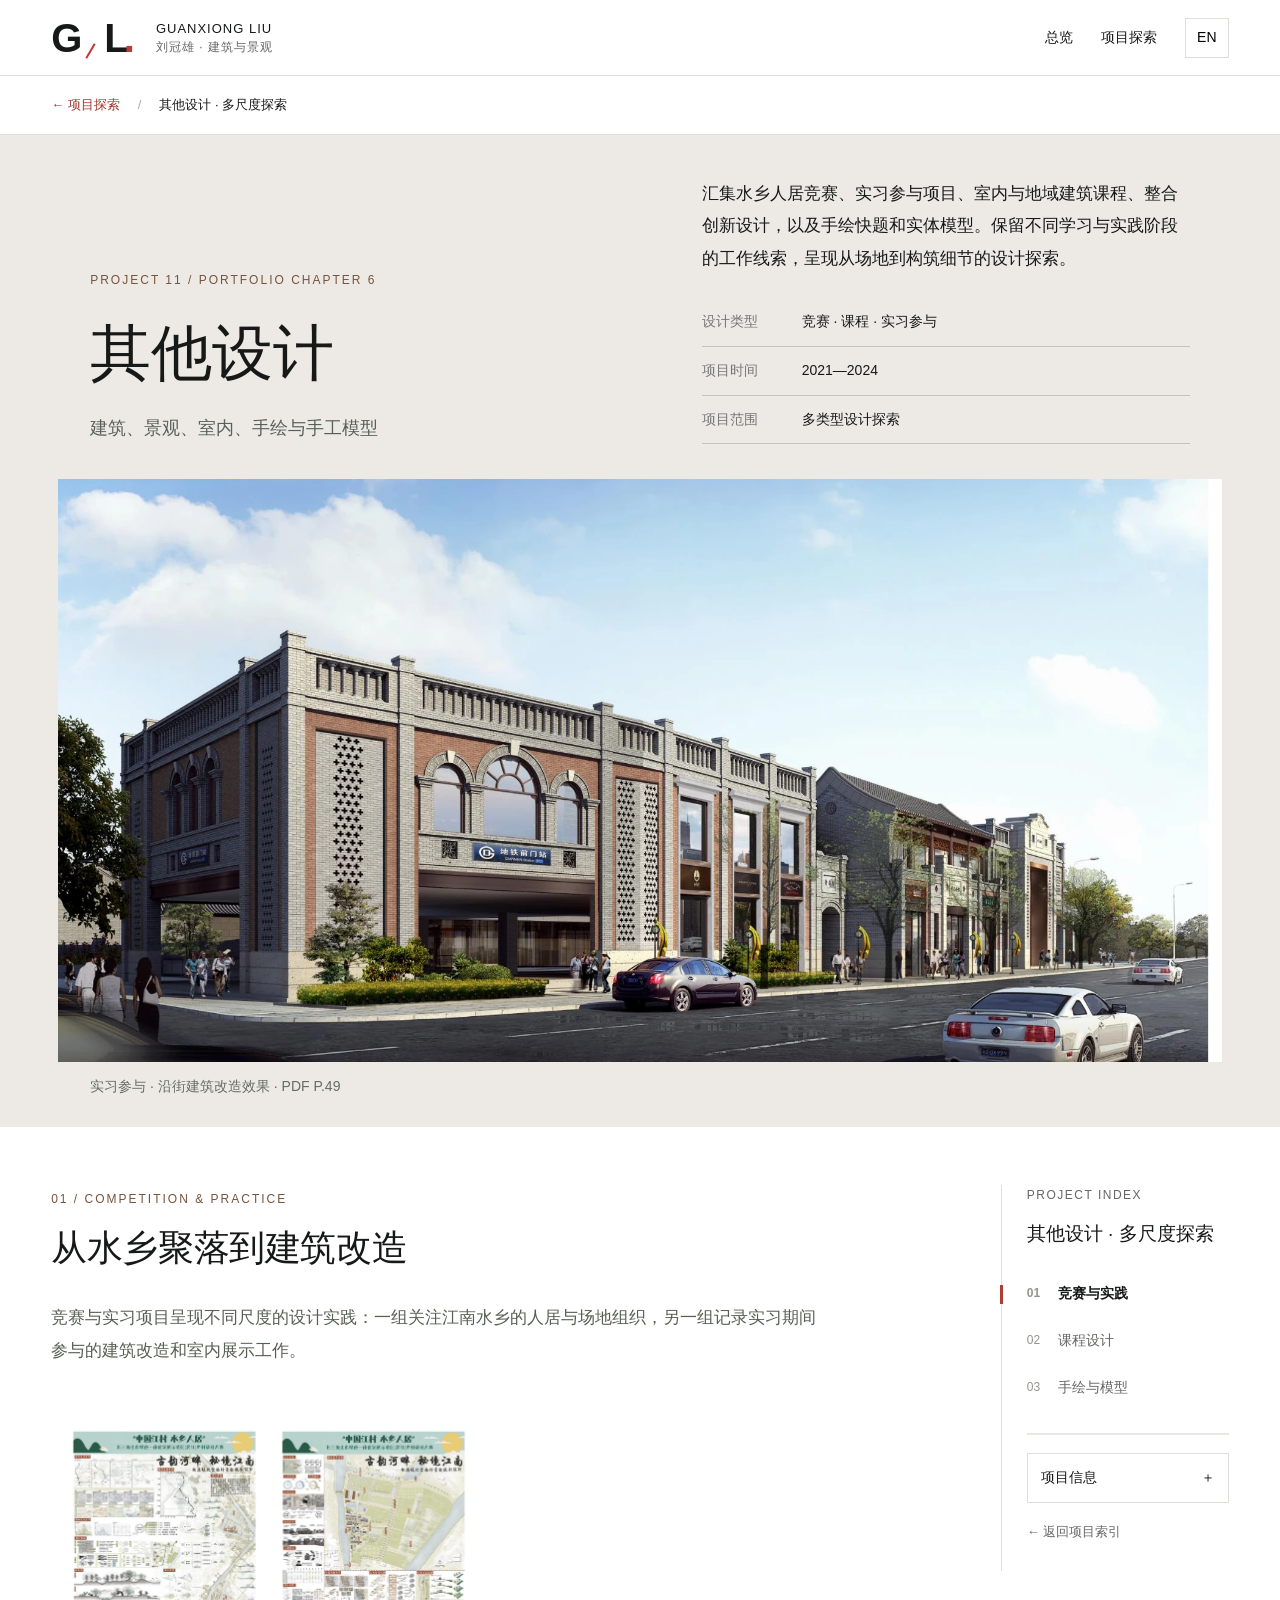
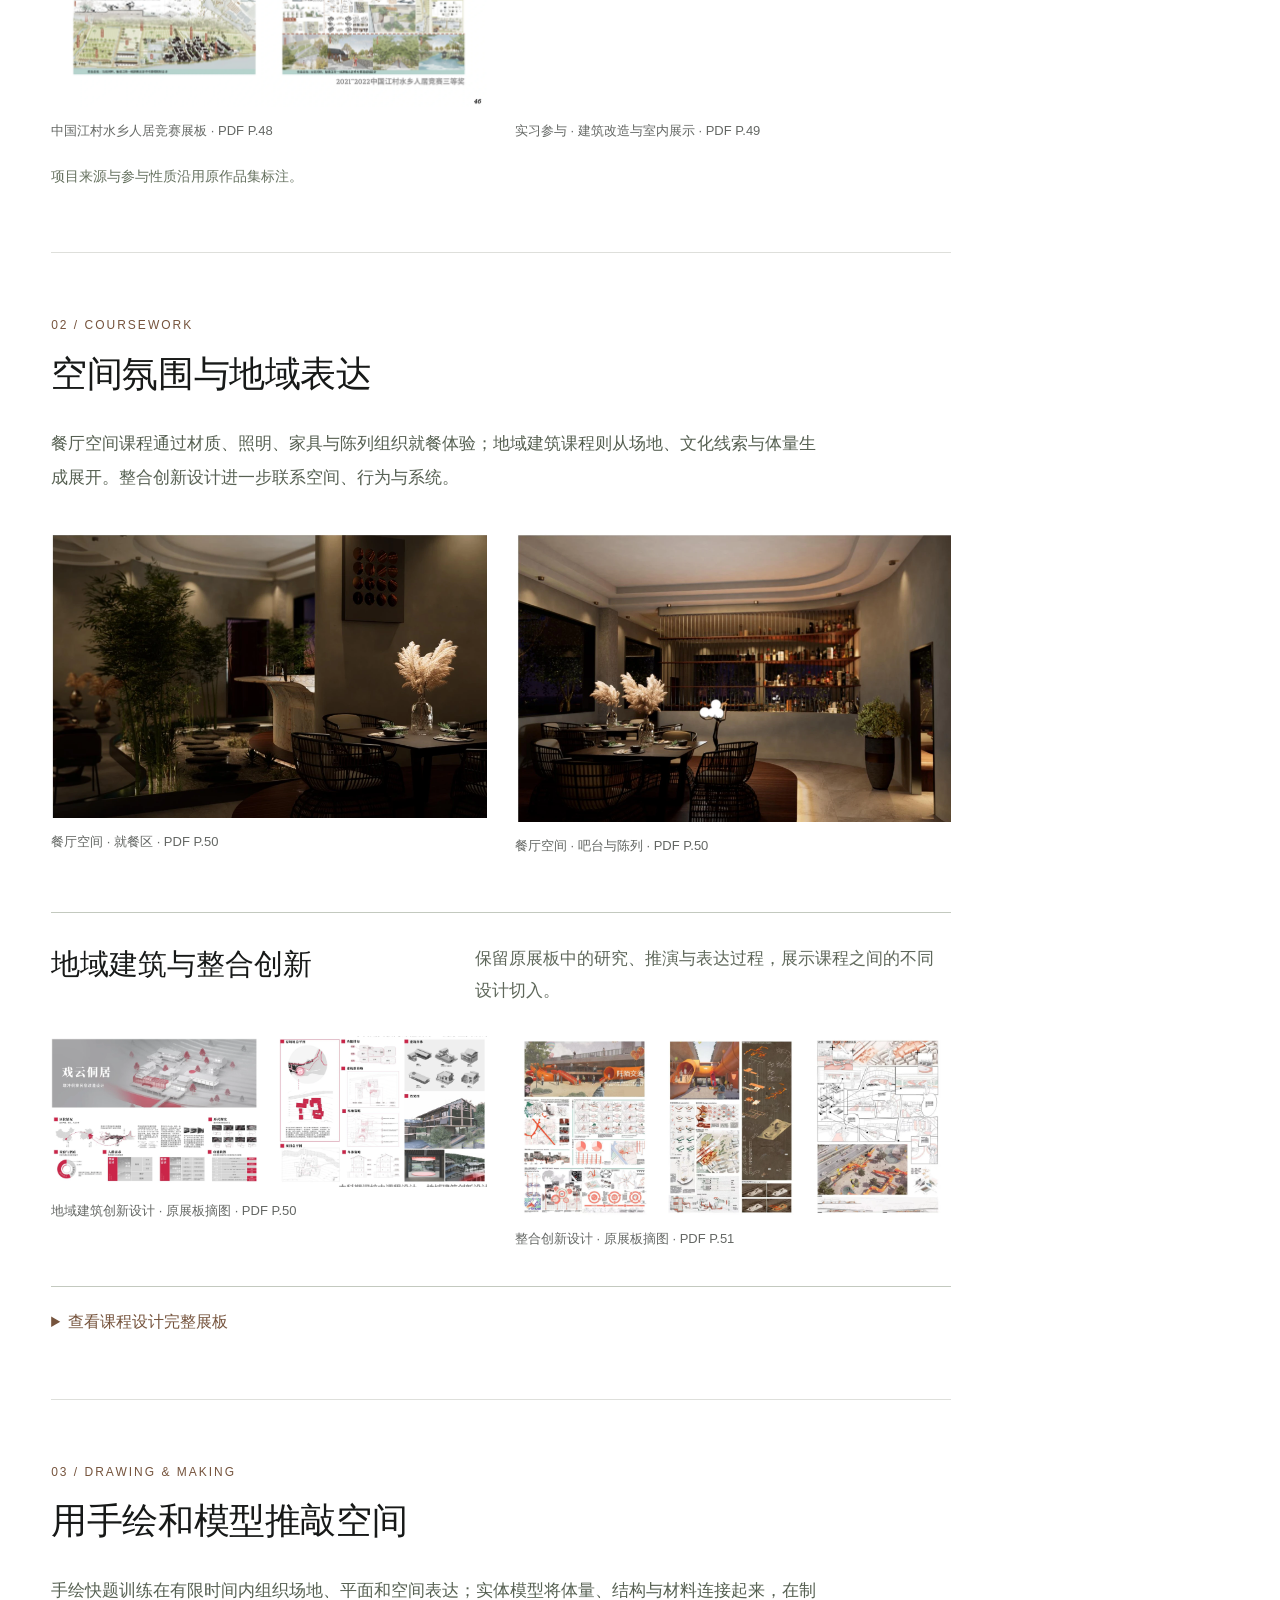
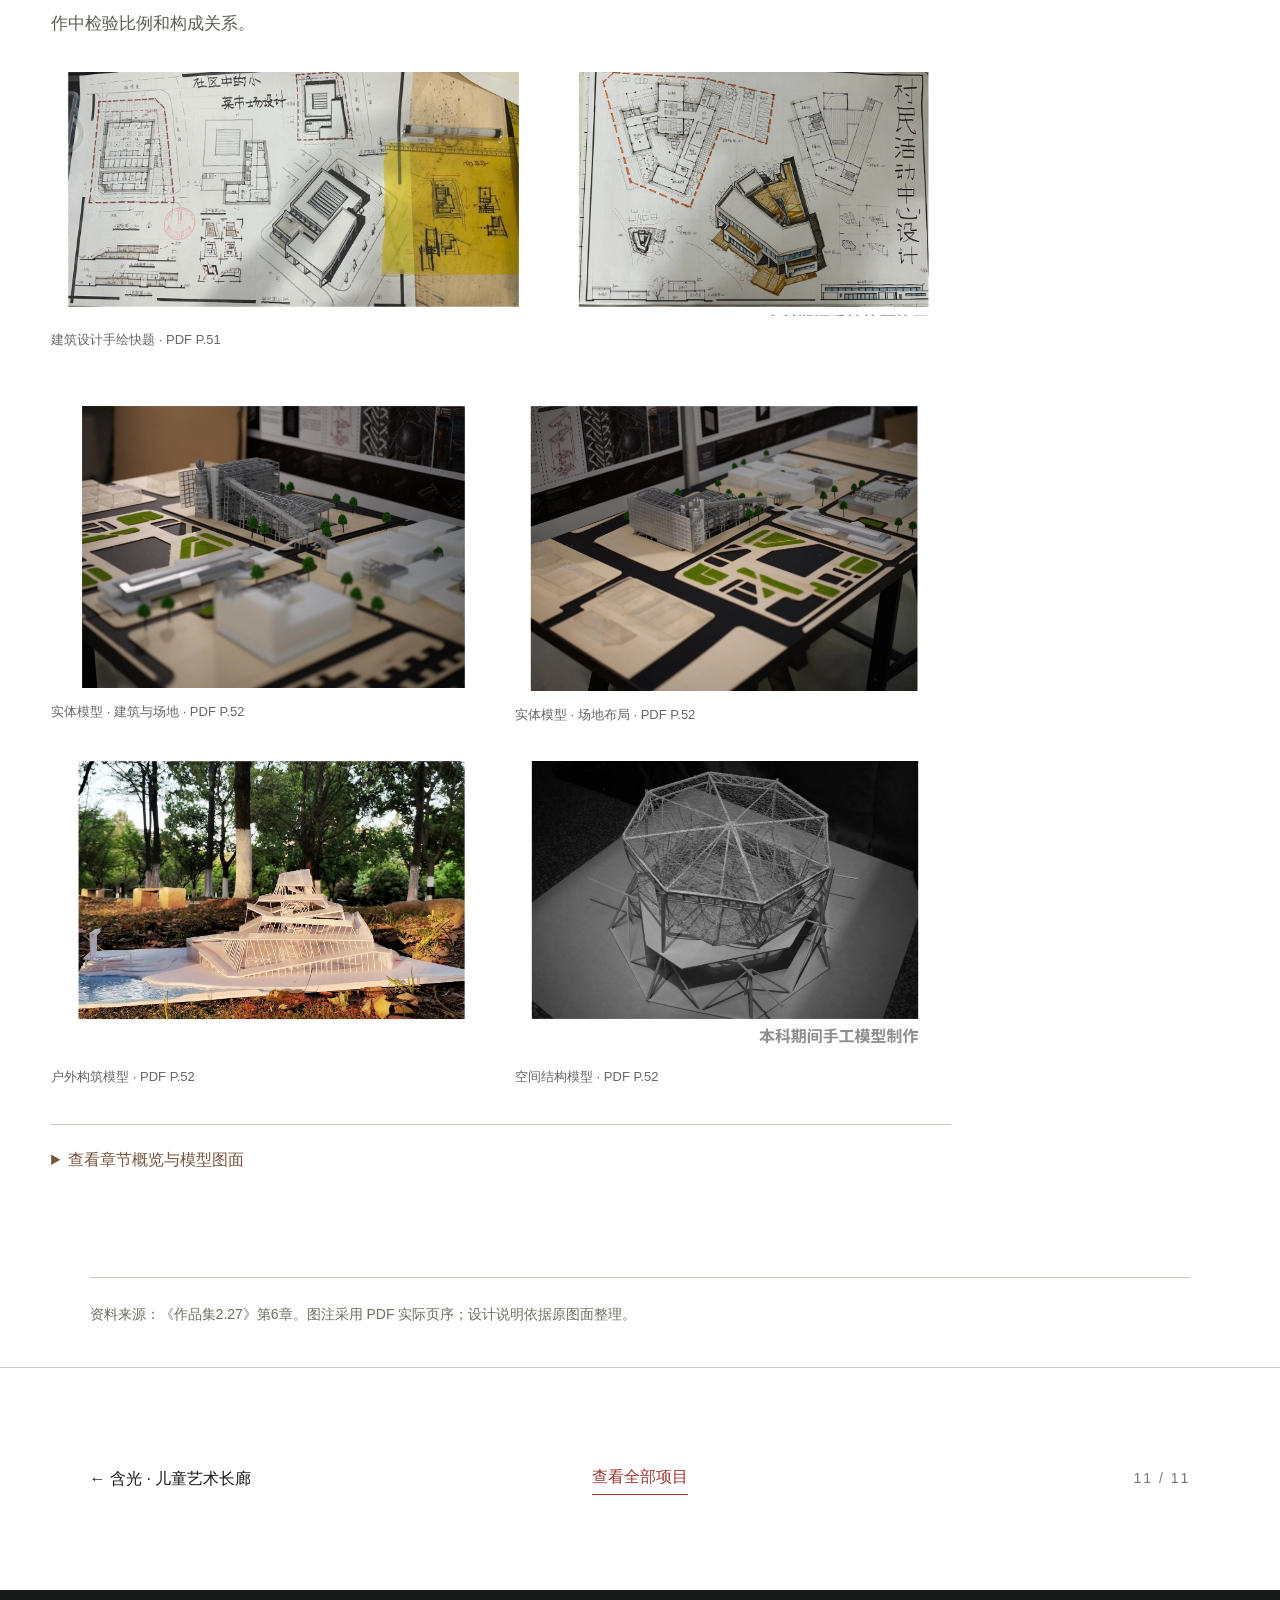
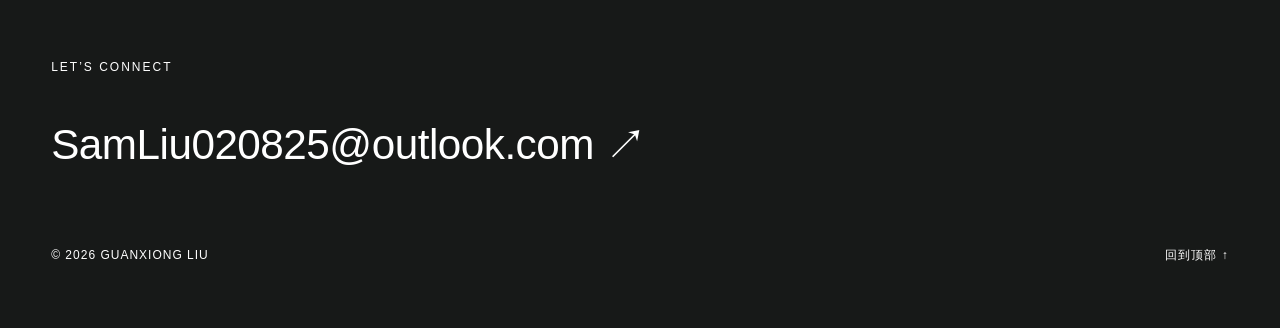
<file: other-designs.html>
<!DOCTYPE html>

<html data-title-en="Other Work · Design Across Scales — Guanxiong Liu" data-title-zh="其他设计 · 多尺度探索 — 刘冠雄" lang="zh-CN"><head><meta charset="utf-8"/><meta content="width=device-width,initial-scale=1" name="viewport"/><title>其他设计 · 多尺度探索 — 刘冠雄</title><meta content="汇集水乡人居竞赛、实习参与项目、室内与地域建筑课程、整合创新设计，以及手绘快题和实体模型。保留不同学习与实践阶段的工作线索，呈现从场地到构筑细节的设计探索。" name="description"/><link href="data:image/svg+xml,%3Csvg xmlns='http://www.w3.org/2000/svg' viewBox='0 0 32 32'%3E%3Crect width='32' height='32' fill='%23c63837'/%3E%3Cpath d='M8 7v18h17M15 7v11h10' fill='none' stroke='white' stroke-width='3'/%3E%3C/svg%3E" rel="icon"/><link href="style.css" rel="stylesheet"/><link href="portfolio-layout.css" rel="stylesheet"/><link href="portfolio-chapters.css" rel="stylesheet"/><link href="experience.css" rel="stylesheet"/></head><body class="project-page chapter-page other-page"><a class="skip-link" data-en="Skip to content" data-zh="跳到主要内容" href="#main-content">跳到主要内容</a><div id="page-top"></div><header><a aria-label="总览 / Overview" class="brand" href="index.html#home">G<span class="brand-line"></span>L<span class="brand-dot">.</span></a><a class="name" href="index.html#about">GUANXIONG LIU<span data-en="Architecture &amp; Landscape" data-zh="刘冠雄 · 建筑与景观">刘冠雄 · 建筑与景观</span></a><nav aria-label="主导航 / Main navigation"><a data-en="Overview" data-zh="总览" href="index.html#home">总览</a><a data-en="Projects" data-project-index="" data-zh="项目探索" href="index.html#work">项目探索</a><button aria-label="Switch language" id="lang">EN</button></nav></header><div class="project-breadcrumb"><a data-project-index="" href="index.html#work"><span data-en="← Explore projects" data-zh="← 项目探索">← 项目探索</span></a><span class="breadcrumb-separator">/</span><span data-en="Other Work · Design Across Scales" data-zh="其他设计 · 多尺度探索">其他设计 · 多尺度探索</span></div><main><span id="main-content" tabindex="-1"></span><section class="cp-hero"><div class="cp-heading"><div><span class="small">PROJECT 11 / PORTFOLIO CHAPTER 6</span><h1 data-en="Other Work · Design Across Scales" data-zh="其他设计">其他设计</h1><p class="cp-subtitle" data-en="Architecture, landscape, interiors, drawing and model making" data-zh="建筑、景观、室内、手绘与手工模型">建筑、景观、室内、手绘与手工模型</p></div><div><p class="cp-description" data-en="A selection of waterside settlement studies, internship contributions, interior and regional architecture coursework, integrated design, timed sketches and physical models. The work traces design explorations from site planning to spatial detail." data-zh="汇集水乡人居竞赛、实习参与项目、室内与地域建筑课程、整合创新设计，以及手绘快题和实体模型。保留不同学习与实践阶段的工作线索，呈现从场地到构筑细节的设计探索。">汇集水乡人居竞赛、实习参与项目、室内与地域建筑课程、整合创新设计，以及手绘快题和实体模型。保留不同学习与实践阶段的工作线索，呈现从场地到构筑细节的设计探索。</p><dl><div><dt data-en="Type" data-zh="设计类型">设计类型</dt><dd data-en="Competition · coursework · internship" data-zh="竞赛 · 课程 · 实习参与">竞赛 · 课程 · 实习参与</dd></div><div><dt data-en="Period" data-zh="项目时间">项目时间</dt><dd data-en="2021—2024" data-zh="2021—2024">2021—2024</dd></div><div><dt data-en="Context" data-zh="项目范围">项目范围</dt><dd data-en="Explorations across design disciplines" data-zh="多类型设计探索">多类型设计探索</dd></div></dl></div></div><figure><img alt="实习参与 · 沿街建筑改造效果" class="zoom" decoding="async" fetchpriority="high" height="954" loading="eager" src="assets/pf-other-hero.webp" width="1907"/><figcaption data-en="Internship contribution · street-facing building renewal · PDF P.49" data-zh="实习参与 · 沿街建筑改造效果 · PDF P.49">实习参与 · 沿街建筑改造效果 · PDF P.49</figcaption></figure></section><button aria-controls="project-info" aria-haspopup="dialog" class="project-info-open mobile-info-button" type="button"><span data-en="Project information" data-zh="项目信息">项目信息</span><span aria-hidden="true">＋</span></button><div class="reading-layout"><div class="reading-content"><section class="section cp-section" id="other-practice"><div class="section-head"><span class="small">01 / COMPETITION &amp; PRACTICE</span><h2 data-en="From waterside settlements to building renewal" data-zh="从水乡聚落到建筑改造">从水乡聚落到建筑改造</h2></div><p class="section-copy" data-en="Competition and internship work explores different scales. One study addresses settlement and site organisation in a Jiangnan waterside community; the other records contributions to building renewal and interior display during an internship." data-zh="竞赛与实习项目呈现不同尺度的设计实践：一组关注江南水乡的人居与场地组织，另一组记录实习期间参与的建筑改造和室内展示工作。">竞赛与实习项目呈现不同尺度的设计实践：一组关注江南水乡的人居与场地组织，另一组记录实习期间参与的建筑改造和室内展示工作。</p><div class="cp-grid"><figure><img alt="中国江村水乡人居竞赛展板" class="zoom" decoding="async" height="2479" loading="lazy" src="assets/pf-p48.webp" width="3506"/><figcaption data-en="Waterside settlement competition boards · PDF P.48" data-zh="中国江村水乡人居竞赛展板 · PDF P.48">中国江村水乡人居竞赛展板 · PDF P.48</figcaption></figure><figure><img alt="实习参与 · 建筑改造与室内展示" class="zoom" decoding="async" height="2479" loading="lazy" src="assets/pf-p49.webp" width="3506"/><figcaption data-en="Internship contribution · building renewal and interior display · PDF P.49" data-zh="实习参与 · 建筑改造与室内展示 · PDF P.49">实习参与 · 建筑改造与室内展示 · PDF P.49</figcaption></figure></div><p class="cp-caption-note" data-en="Project context and contribution type follow the original portfolio captions." data-zh="项目来源与参与性质沿用原作品集标注。">项目来源与参与性质沿用原作品集标注。</p></section><section class="section cp-section cp-tint" id="other-coursework"><div class="section-head"><span class="small">02 / COURSEWORK</span><h2 data-en="Interior atmosphere and regional expression" data-zh="空间氛围与地域表达">空间氛围与地域表达</h2></div><p class="section-copy" data-en="Restaurant coursework explores dining through materials, lighting, furniture and displays. Regional architecture studies begin with site, cultural references and form generation, while integrated design connects spaces, behaviour and systems." data-zh="餐厅空间课程通过材质、照明、家具与陈列组织就餐体验；地域建筑课程则从场地、文化线索与体量生成展开。整合创新设计进一步联系空间、行为与系统。">餐厅空间课程通过材质、照明、家具与陈列组织就餐体验；地域建筑课程则从场地、文化线索与体量生成展开。整合创新设计进一步联系空间、行为与系统。</p><div class="cp-grid"><figure><img alt="餐厅空间 · 就餐区" class="zoom" decoding="async" height="1068" loading="lazy" src="assets/pf-other-interior-a.webp" width="1591"/><figcaption data-en="Restaurant interior · dining area · PDF P.50" data-zh="餐厅空间 · 就餐区 · PDF P.50">餐厅空间 · 就餐区 · PDF P.50</figcaption></figure><figure><img alt="餐厅空间 · 吧台与陈列" class="zoom" decoding="async" height="1068" loading="lazy" src="assets/pf-other-interior-b.webp" width="1570"/><figcaption data-en="Restaurant interior · bar and display · PDF P.50" data-zh="餐厅空间 · 吧台与陈列 · PDF P.50">餐厅空间 · 吧台与陈列 · PDF P.50</figcaption></figure></div><div class="cp-subsection"><div class="cp-subheading"><h3 data-en="Regional architecture and integrated design" data-zh="地域建筑与整合创新">地域建筑与整合创新</h3><p data-en="The original research, development and presentation boards show the distinct approaches used across these courses." data-zh="保留原展板中的研究、推演与表达过程，展示课程之间的不同设计切入。">保留原展板中的研究、推演与表达过程，展示课程之间的不同设计切入。</p></div><div class="cp-grid"><figure><img alt="地域建筑创新设计 · 原展板摘图" class="zoom" decoding="async" height="903" loading="lazy" src="assets/pf-other-village.webp" width="2600"/><figcaption data-en="Regional architecture study · board excerpt · PDF P.50" data-zh="地域建筑创新设计 · 原展板摘图 · PDF P.50">地域建筑创新设计 · 原展板摘图 · PDF P.50</figcaption></figure><figure><img alt="整合创新设计 · 原展板摘图" class="zoom" decoding="async" height="1072" loading="lazy" src="assets/pf-other-innovation.webp" width="2600"/><figcaption data-en="Integrated design · board excerpt · PDF P.51" data-zh="整合创新设计 · 原展板摘图 · PDF P.51">整合创新设计 · 原展板摘图 · PDF P.51</figcaption></figure></div></div><details class="cp-boards"><summary><span data-en="View the full coursework boards" data-zh="查看课程设计完整展板">查看课程设计完整展板</span></summary><div class="cp-grid"><figure><img alt="课程设计 · 餐厅与地域建筑" class="zoom" decoding="async" height="2479" loading="lazy" src="assets/pf-p50.webp" width="3506"/><figcaption data-en="Coursework · restaurant and regional architecture · PDF P.50" data-zh="课程设计 · 餐厅与地域建筑 · PDF P.50">课程设计 · 餐厅与地域建筑 · PDF P.50</figcaption></figure><figure><img alt="整合创新设计与手绘快题" class="zoom" decoding="async" height="2479" loading="lazy" src="assets/pf-p51.webp" width="3506"/><figcaption data-en="Integrated design and timed architectural sketches · PDF P.51" data-zh="整合创新设计与手绘快题 · PDF P.51">整合创新设计与手绘快题 · PDF P.51</figcaption></figure></div></details></section><section class="section cp-section" id="other-making"><div class="section-head"><span class="small">03 / DRAWING &amp; MAKING</span><h2 data-en="Studying space through drawing and making" data-zh="用手绘和模型推敲空间">用手绘和模型推敲空间</h2></div><p class="section-copy" data-en="Timed sketch exercises combine site, plan and spatial representation. Physical models connect volumes, structure and materials, using the making process to examine proportion and composition." data-zh="手绘快题训练在有限时间内组织场地、平面和空间表达；实体模型将体量、结构与材料连接起来，在制作中检验比例和构成关系。">手绘快题训练在有限时间内组织场地、平面和空间表达；实体模型将体量、结构与材料连接起来，在制作中检验比例和构成关系。</p><div class="cp-feature"><figure><img alt="建筑设计手绘快题" class="zoom" decoding="async" height="705" loading="lazy" src="assets/pf-other-sketches.webp" width="2600"/><figcaption data-en="Timed architectural design sketches · PDF P.51" data-zh="建筑设计手绘快题 · PDF P.51">建筑设计手绘快题 · PDF P.51</figcaption></figure></div><div class="cp-grid"><figure><img alt="实体模型 · 建筑与场地" class="zoom" decoding="async" height="1101" loading="lazy" src="assets/pf-other-model-a.webp" width="1616"/><figcaption data-en="Physical model · architecture and site · PDF P.52" data-zh="实体模型 · 建筑与场地 · PDF P.52">实体模型 · 建筑与场地 · PDF P.52</figcaption></figure><figure><img alt="实体模型 · 场地布局" class="zoom" decoding="async" height="1101" loading="lazy" src="assets/pf-other-model-b.webp" width="1598"/><figcaption data-en="Physical model · site arrangement · PDF P.52" data-zh="实体模型 · 场地布局 · PDF P.52">实体模型 · 场地布局 · PDF P.52</figcaption></figure><figure><img alt="户外构筑模型" class="zoom" decoding="async" height="1073" loading="lazy" src="assets/pf-other-model-c.webp" width="1602"/><figcaption data-en="Outdoor structure model · PDF P.52" data-zh="户外构筑模型 · PDF P.52">户外构筑模型 · PDF P.52</figcaption></figure><figure><img alt="空间结构模型" class="zoom" decoding="async" height="1071" loading="lazy" src="assets/pf-other-model-d.webp" width="1599"/><figcaption data-en="Spatial structure model · PDF P.52" data-zh="空间结构模型 · PDF P.52">空间结构模型 · PDF P.52</figcaption></figure></div><details class="cp-boards"><summary><span data-en="View the chapter overview and model board" data-zh="查看章节概览与模型图面">查看章节概览与模型图面</span></summary><div class="cp-grid"><figure><img alt="其他设计 · 章节概览" class="zoom" decoding="async" height="2479" loading="lazy" src="assets/pf-p47.webp" width="3506"/><figcaption data-en="Other design work · chapter overview · PDF P.47" data-zh="其他设计 · 章节概览 · PDF P.47">其他设计 · 章节概览 · PDF P.47</figcaption></figure><figure><img alt="手工模型制作" class="zoom" decoding="async" height="2479" loading="lazy" src="assets/pf-p52.webp" width="3506"/><figcaption data-en="Physical model making · PDF P.52" data-zh="手工模型制作 · PDF P.52">手工模型制作 · PDF P.52</figcaption></figure></div></details></section></div><aside aria-label="项目章节 / Project chapters" class="project-rail"><div class="rail-inner"><div class="rail-kicker">PROJECT INDEX</div><h2 class="rail-title" data-en="Other Work · Design Across Scales" data-zh="其他设计 · 多尺度探索">其他设计 · 多尺度探索</h2><nav aria-label="章节导航 / Chapter navigation" class="project-menu"><a data-chapter-number="01" href="#other-practice"><span data-en="Competition &amp; practice" data-zh="竞赛与实践">竞赛与实践</span></a><a data-chapter-number="02" href="#other-coursework"><span data-en="Coursework" data-zh="课程设计">课程设计</span></a><a data-chapter-number="03" href="#other-making"><span data-en="Drawing &amp; making" data-zh="手绘与模型">手绘与模型</span></a></nav><div aria-hidden="true" class="rail-progress"><span></span></div><button aria-controls="project-info" aria-haspopup="dialog" class="project-info-open" type="button"><span data-en="Project information" data-zh="项目信息">项目信息</span><span aria-hidden="true">＋</span></button><a class="rail-back" data-en="← Back to projects" data-project-index="" data-zh="← 返回项目索引" href="index.html#work">← 返回项目索引</a></div></aside></div><div class="section" style="padding-top:0;padding-bottom:40px"><p class="cp-source-note" data-en="Source: Portfolio 2.27, chapter 6. Captions refer to the actual PDF page order; descriptions are based on the original boards." data-zh="资料来源：《作品集2.27》第6章。图注采用 PDF 实际页序；设计说明依据原图面整理。">资料来源：《作品集2.27》第6章。图注采用 PDF 实际页序；设计说明依据原图面整理。</p></div><nav aria-label="项目导航 / Project navigation" class="section project-pagination"><a class="project-previous" data-project-peer="" href="hanguang-gallery.html"><span data-en="← Hanguang · Children’s Art Passage" data-zh="← 含光 · 儿童艺术长廊">← 含光 · 儿童艺术长廊</span></a><a class="project-all" data-project-index="" href="index.html#work"><span data-en="View all projects" data-zh="查看全部项目">查看全部项目</span></a><span class="project-end project-position">11 / 11</span></nav><footer class="section"><span class="small">LET’S CONNECT</span><a class="email" href="mailto:SamLiu020825@outlook.com">SamLiu020825@outlook.com ↗</a><div><span>© 2026 GUANXIONG LIU</span><a data-en="BACK TO TOP ↑" data-zh="回到顶部 ↑" href="#page-top">回到顶部 ↑</a></div></footer></main><dialog id="lightbox"><button aria-label="Close image" id="close">×</button><div class="lightbox-frame"><img alt=""/></div><p data-en="Click outside the image or press Esc to close" data-zh="点击图像外部或按 Esc 关闭">点击图像外部或按 Esc 关闭</p><button aria-label="切换原图尺寸 / Toggle original image size" aria-pressed="false" id="chapter-scale" type="button">1:1 / Fit</button></dialog><dialog aria-labelledby="info-title" class="project-sheet" id="project-info"><button aria-label="关闭 / Close" class="sheet-close" type="button">×</button><div class="sheet-label">PROJECT INFORMATION</div><h2 class="rail-title" data-en="Other Work · Design Across Scales" data-zh="其他设计 · 多尺度探索" id="info-title">其他设计 · 多尺度探索</h2><p class="cp-subtitle" data-en="Architecture, landscape, interiors, drawing and model making" data-zh="建筑、景观、室内、手绘与手工模型">建筑、景观、室内、手绘与手工模型</p><p class="cp-description" data-en="A selection of waterside settlement studies, internship contributions, interior and regional architecture coursework, integrated design, timed sketches and physical models. The work traces design explorations from site planning to spatial detail." data-zh="汇集水乡人居竞赛、实习参与项目、室内与地域建筑课程、整合创新设计，以及手绘快题和实体模型。保留不同学习与实践阶段的工作线索，呈现从场地到构筑细节的设计探索。">汇集水乡人居竞赛、实习参与项目、室内与地域建筑课程、整合创新设计，以及手绘快题和实体模型。保留不同学习与实践阶段的工作线索，呈现从场地到构筑细节的设计探索。</p><dl><div><dt data-en="Type" data-zh="设计类型">设计类型</dt><dd data-en="Competition · coursework · internship" data-zh="竞赛 · 课程 · 实习参与">竞赛 · 课程 · 实习参与</dd></div><div><dt data-en="Period" data-zh="项目时间">项目时间</dt><dd data-en="2021—2024" data-zh="2021—2024">2021—2024</dd></div><div><dt data-en="Context" data-zh="项目范围">项目范围</dt><dd data-en="Explorations across design disciplines" data-zh="多类型设计探索">多类型设计探索</dd></div></dl><p><a data-en="Explore all projects ↗" data-project-index="" data-zh="查看全部项目 ↗" href="index.html#work">查看全部项目 ↗</a></p></dialog><script src="app.js"></script><script src="experience.js"></script></body></html>
</file>
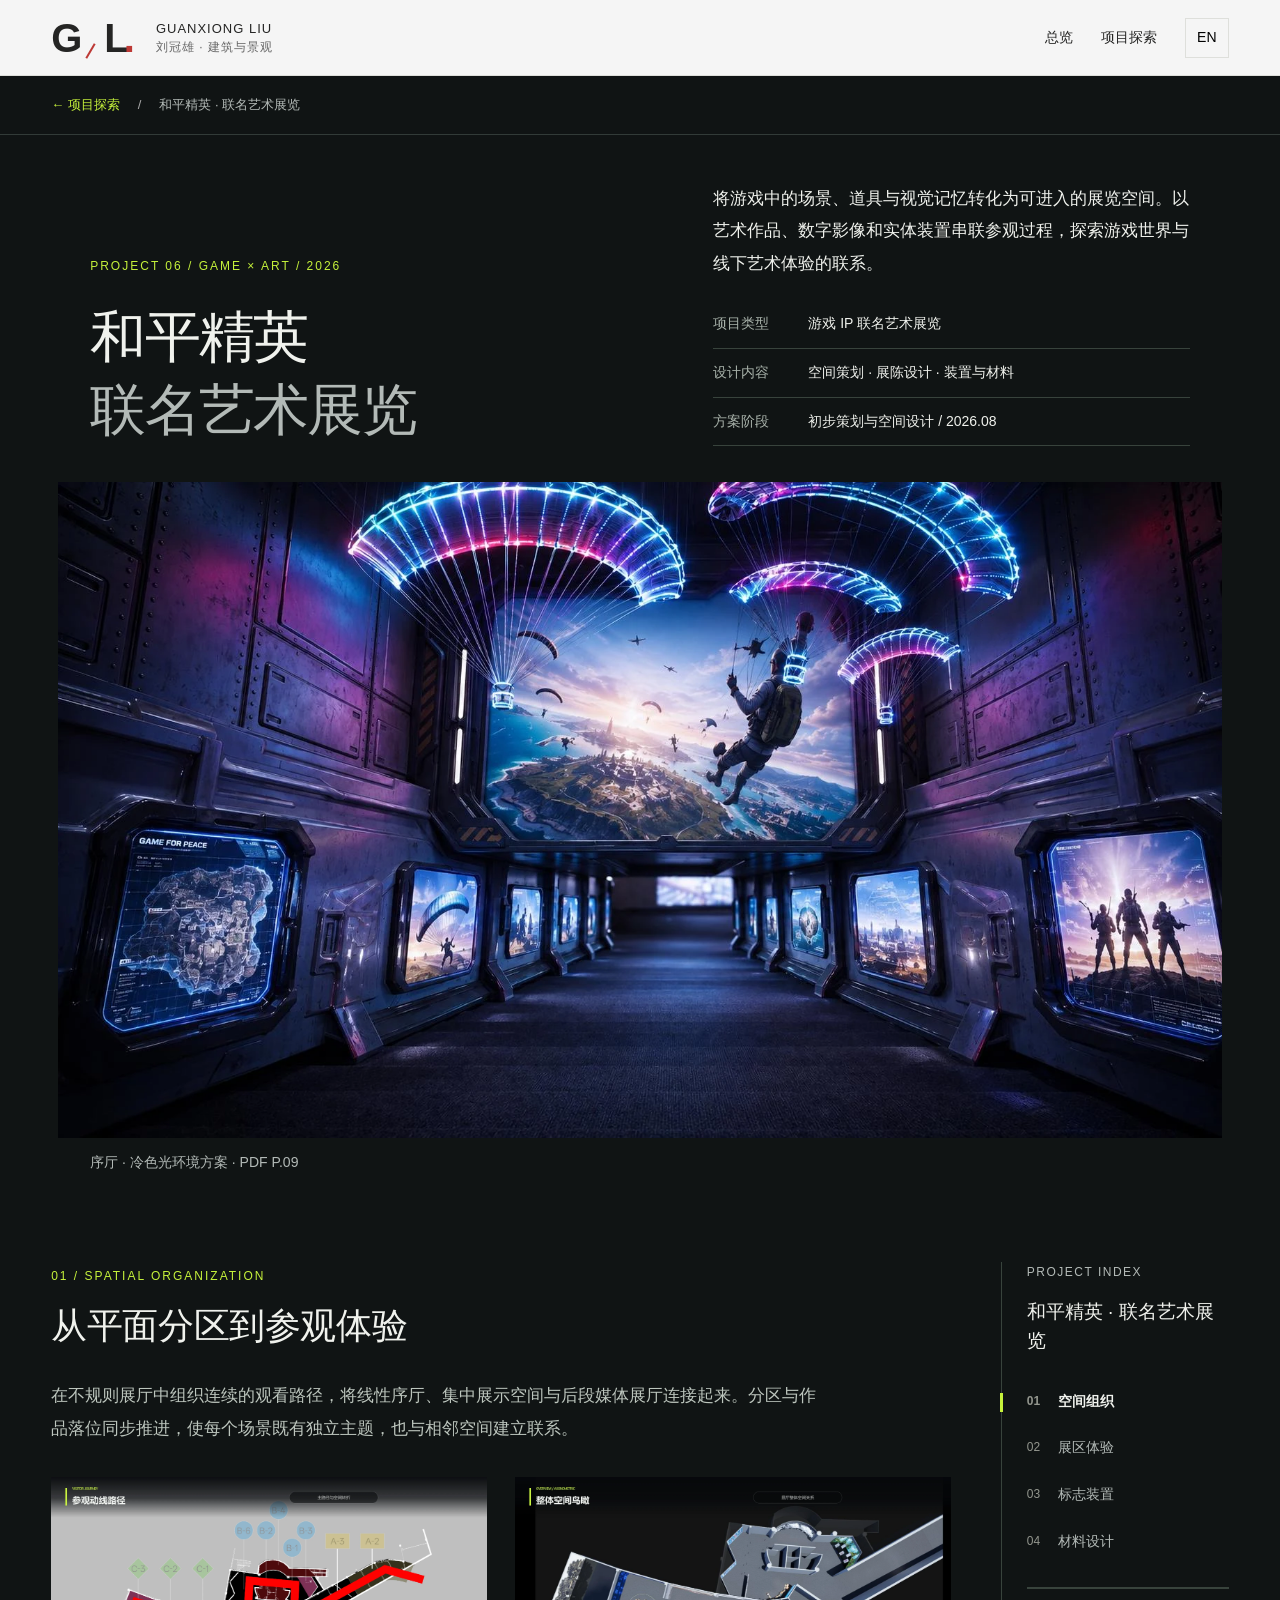
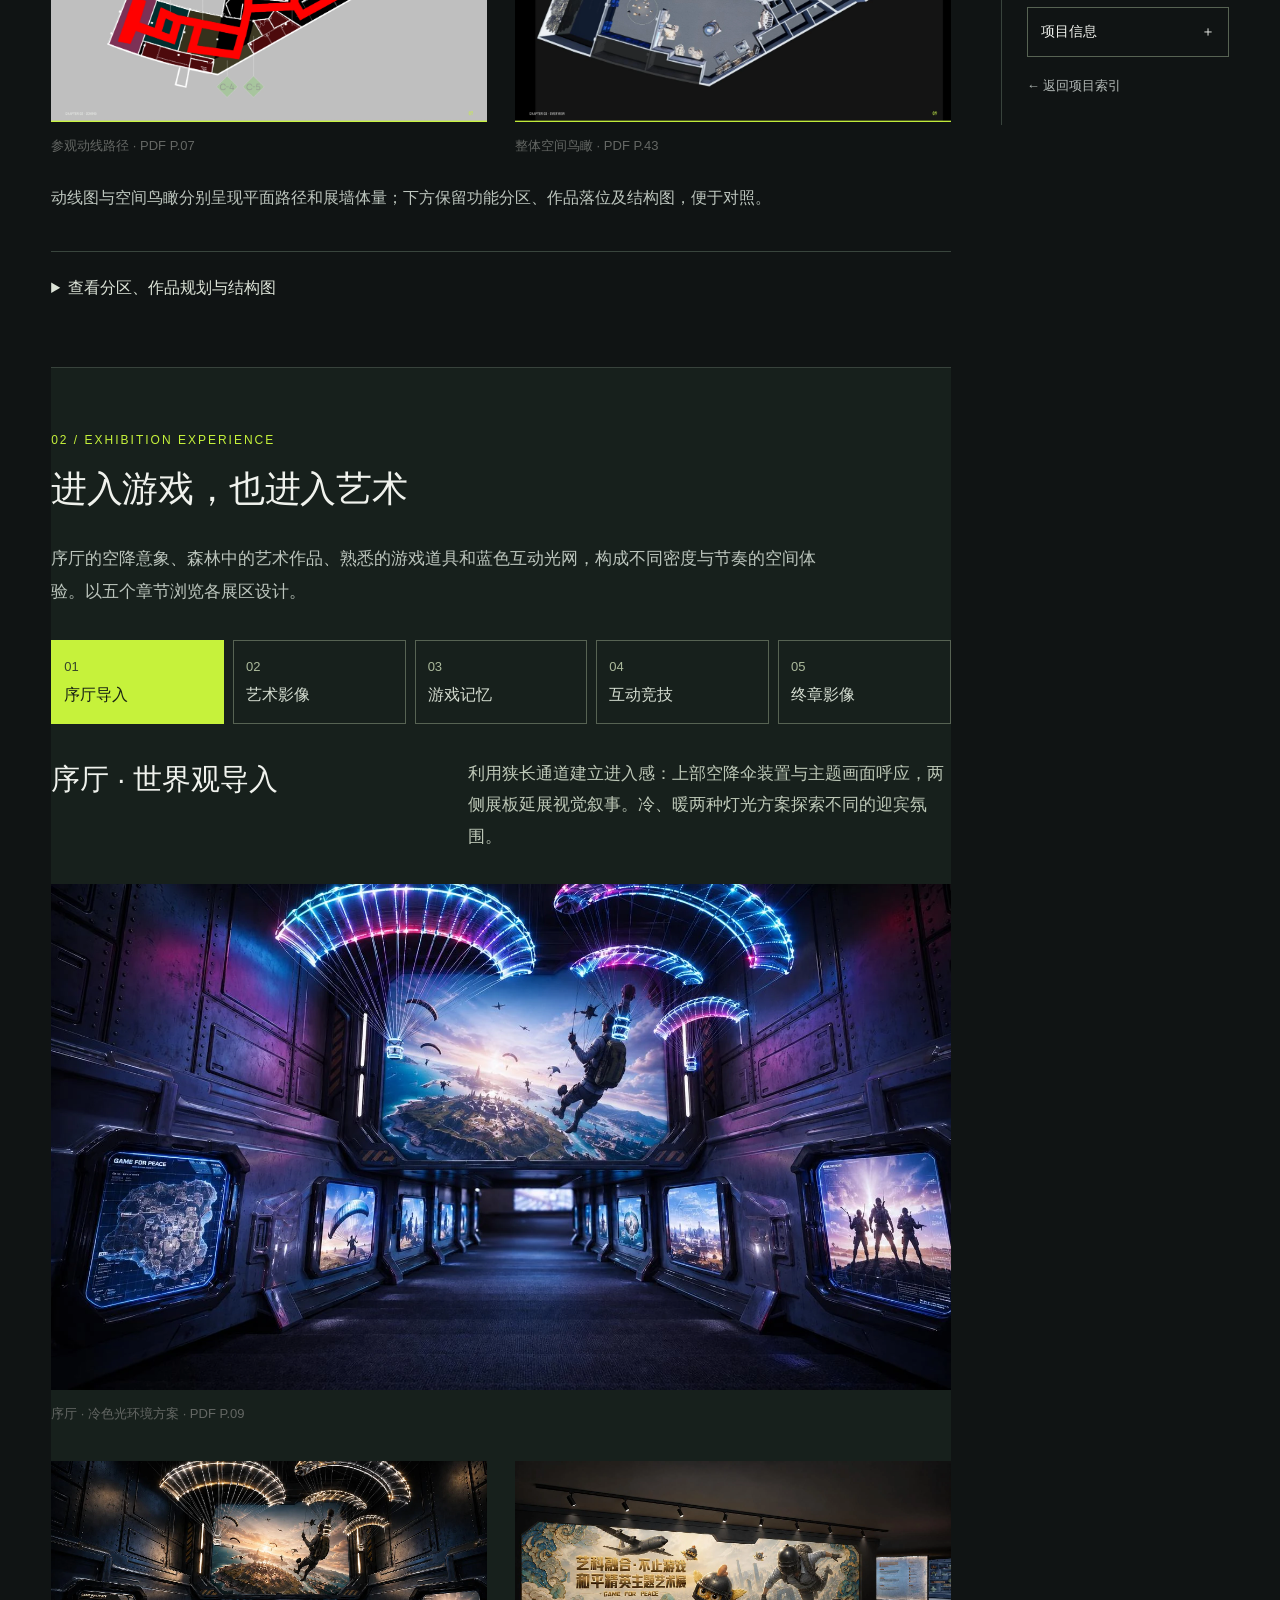
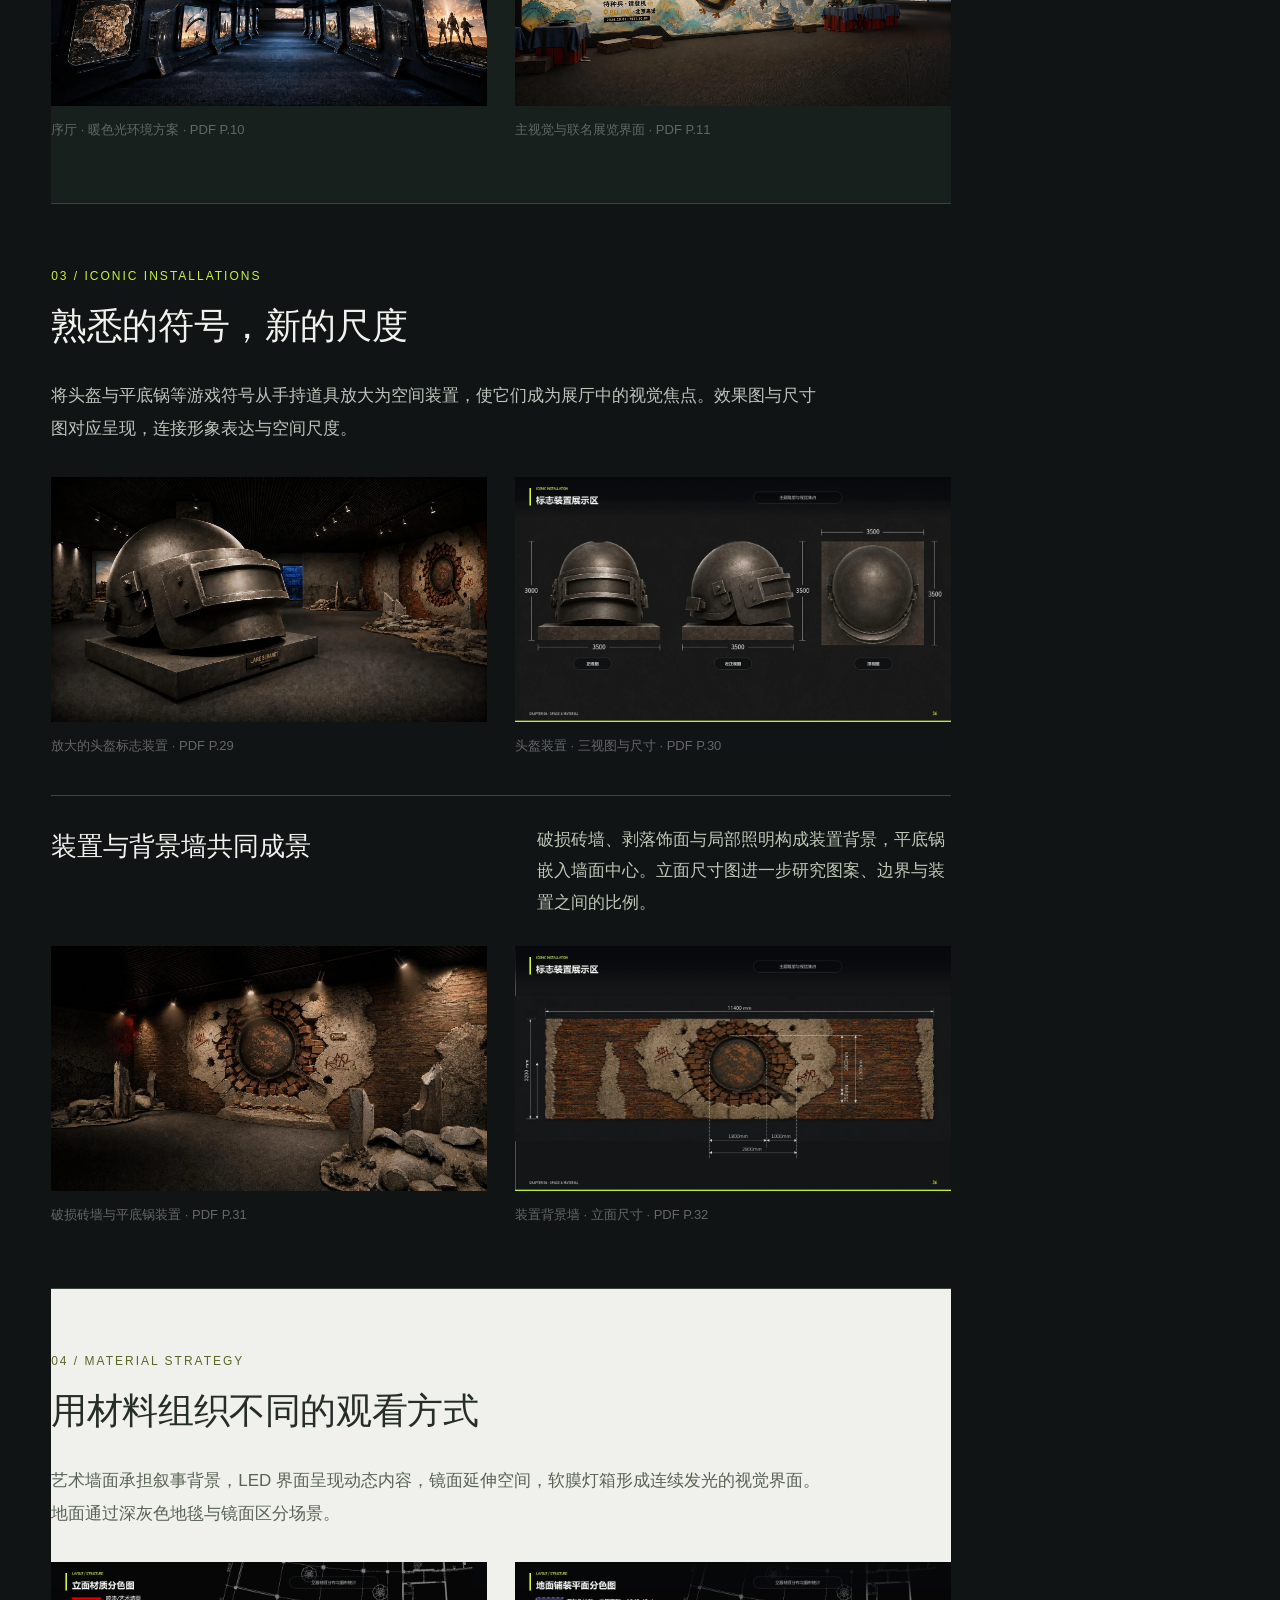
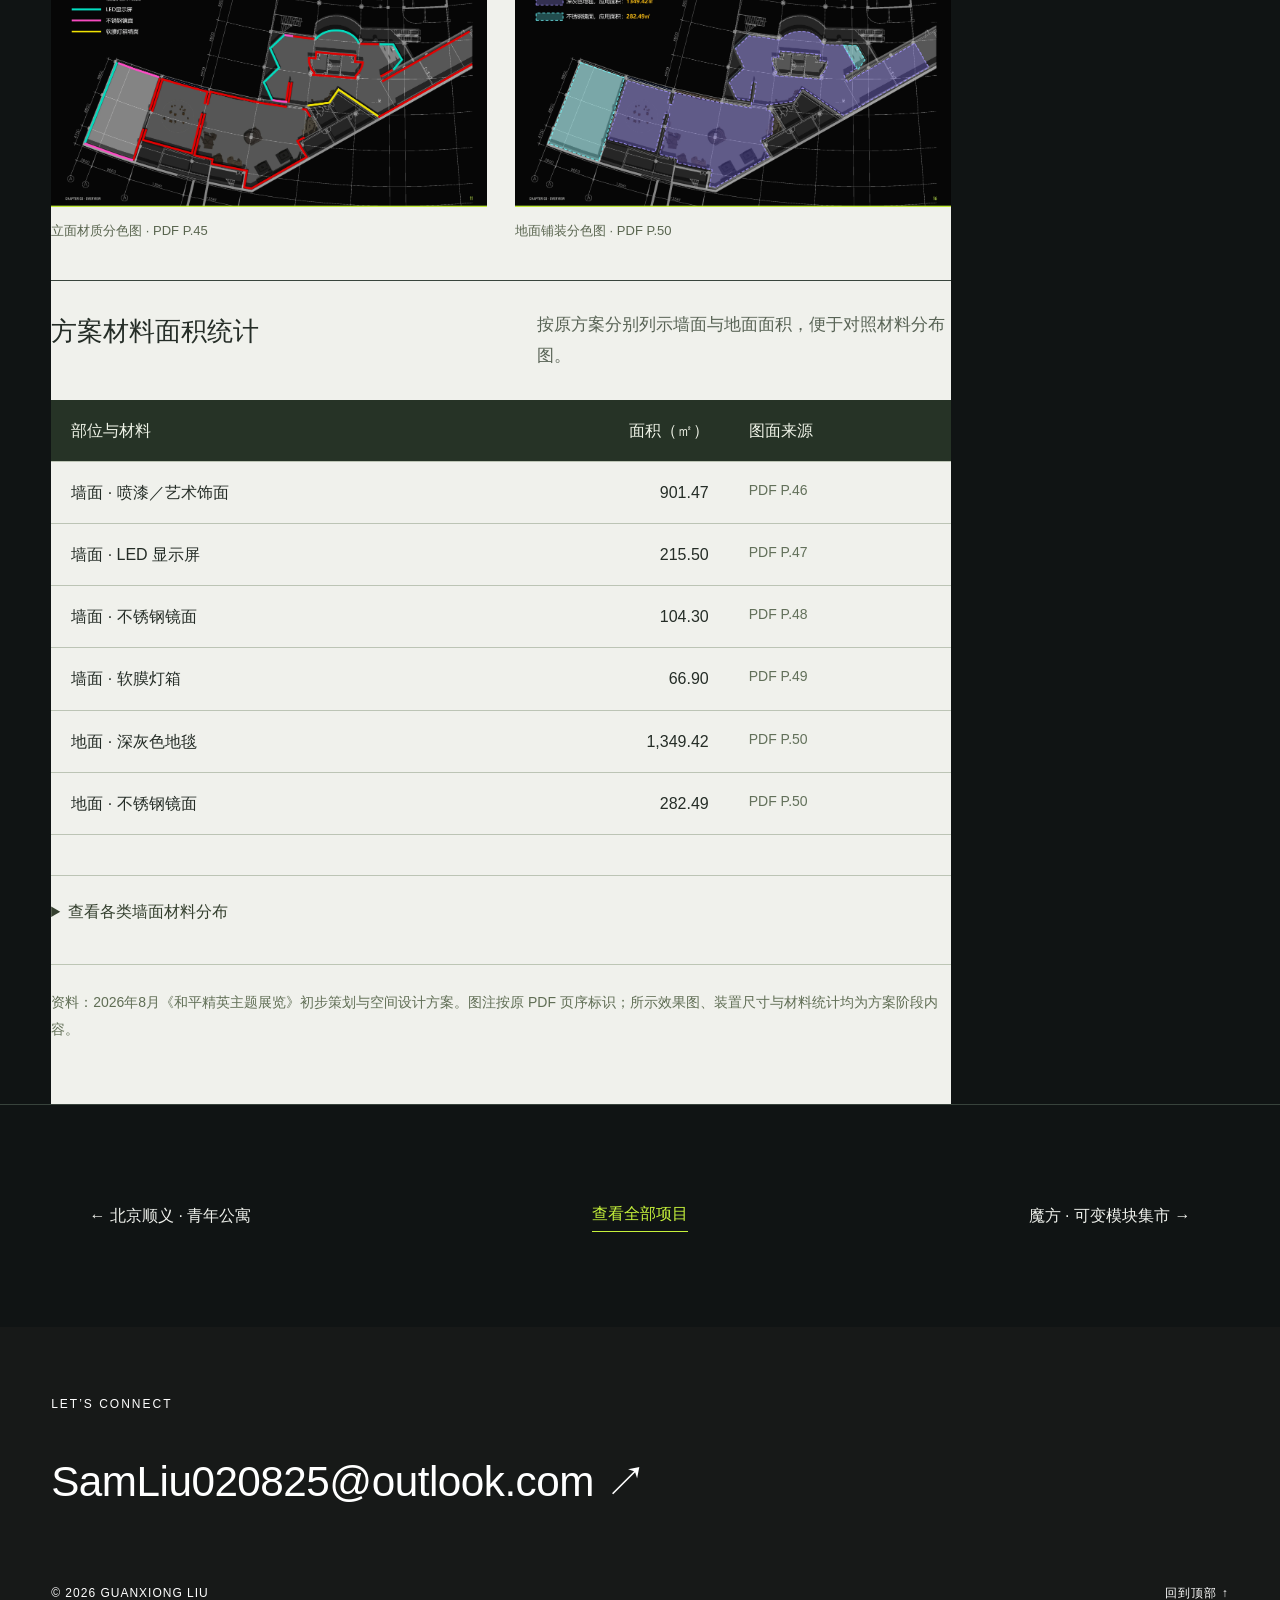
<file: peace-elite.html>
<!DOCTYPE html>

<html data-title-en="Game for Peace · Art Collaboration Exhibition — Guanxiong Liu" data-title-zh="和平精英 · 联名艺术展览 — 刘冠雄" lang="zh-CN"><head><meta charset="utf-8"/><meta content="width=device-width,initial-scale=1" name="viewport"/><title>和平精英 · 联名艺术展览 — 刘冠雄</title><meta content="和平精英游戏联名艺术展览：展厅动线、沉浸式展区、标志装置与材料设计，2026年8月初步策划与空间设计方案。" name="description"/><link href="data:image/svg+xml,%3Csvg xmlns='http://www.w3.org/2000/svg' viewBox='0 0 32 32'%3E%3Crect width='32' height='32' fill='%23c63837'/%3E%3Cpath d='M8 7v18h17M15 7v11h10' fill='none' stroke='white' stroke-width='3'/%3E%3C/svg%3E" rel="icon"/><link href="style.css" rel="stylesheet"/><link href="portfolio-layout.css" rel="stylesheet"/><link href="peace-elite.css" rel="stylesheet"/><link href="experience.css" rel="stylesheet"/></head><body class="project-page peace-page"><a class="skip-link" data-en="Skip to content" data-zh="跳到主要内容" href="#main-content">跳到主要内容</a><div id="page-top"></div><header><a aria-label="总览 / Overview" class="brand" href="index.html#home">G<span class="brand-line"></span>L<span class="brand-dot">.</span></a><a class="name" href="index.html#about">GUANXIONG LIU<span data-en="Architecture &amp; Landscape" data-zh="刘冠雄 · 建筑与景观">刘冠雄 · 建筑与景观</span></a><nav aria-label="主导航 / Main navigation"><a data-en="Overview" data-zh="总览" href="index.html#home">总览</a><a data-en="Projects" data-project-index="" data-zh="项目探索" href="index.html#work">项目探索</a><button aria-label="Switch language" id="lang">EN</button></nav></header><div class="project-breadcrumb"><a data-project-index="" href="index.html#work"><span data-en="← Explore projects" data-zh="← 项目探索">← 项目探索</span></a><span class="breadcrumb-separator">/</span><span data-en="Game for Peace · Art Collaboration Exhibition" data-zh="和平精英 · 联名艺术展览">和平精英 · 联名艺术展览</span></div><main><span id="main-content" tabindex="-1"></span><section class="pe-hero"><div class="pe-title-row"><div><span class="small">PROJECT 06 / GAME × ART / 2026</span><h1 data-en="Game for Peace&lt;span&gt;Art Collaboration Exhibition&lt;/span&gt;" data-zh="和平精英&lt;span&gt;联名艺术展览&lt;/span&gt;">和平精英<span>联名艺术展览</span></h1></div><div><p data-en="Game scenes, props and visual memories become spaces to enter. Artworks, digital media and physical installations connect the visitor journey, exploring the relationship between a game world and an in-person art experience." data-zh="将游戏中的场景、道具与视觉记忆转化为可进入的展览空间。以艺术作品、数字影像和实体装置串联参观过程，探索游戏世界与线下艺术体验的联系。">将游戏中的场景、道具与视觉记忆转化为可进入的展览空间。以艺术作品、数字影像和实体装置串联参观过程，探索游戏世界与线下艺术体验的联系。</p><dl><div><dt data-en="Type" data-zh="项目类型">项目类型</dt><dd data-en="Game IP × art exhibition" data-zh="游戏 IP 联名艺术展览">游戏 IP 联名艺术展览</dd></div><div><dt data-en="Scope" data-zh="设计内容">设计内容</dt><dd data-en="Spatial planning · Exhibition design · Installations &amp; materials" data-zh="空间策划 · 展陈设计 · 装置与材料">空间策划 · 展陈设计 · 装置与材料</dd></div><div><dt data-en="Stage" data-zh="方案阶段">方案阶段</dt><dd data-en="Preliminary spatial design / Aug 2026" data-zh="初步策划与空间设计 / 2026.08">初步策划与空间设计 / 2026.08</dd></div></dl></div></div><figure><img alt="序厅 · 冷色光环境方案" class="zoom" decoding="async" fetchpriority="high" height="941" loading="eager" src="assets/pe-p9.webp" width="1672"/><figcaption data-en="Entrance · cool lighting scheme · PDF P.09" data-zh="序厅 · 冷色光环境方案 · PDF P.09">序厅 · 冷色光环境方案 · PDF P.09</figcaption></figure></section><button aria-controls="project-info" aria-haspopup="dialog" class="project-info-open mobile-info-button" type="button"><span data-en="Project information" data-zh="项目信息">项目信息</span><span aria-hidden="true">＋</span></button><div class="reading-layout"><div class="reading-content"><section class="section pe-section" id="pe-plan"><div class="section-head"><span class="small">01 / SPATIAL ORGANIZATION</span><h2 data-en="From spatial zoning to a visitor journey" data-zh="从平面分区到参观体验">从平面分区到参观体验</h2></div><p class="section-copy" data-en="A continuous route connects the linear entrance, clustered display spaces and later media galleries within an irregular floor plan. Zoning and artwork placement develop together, giving each scene its own theme and a connection to the next." data-zh="在不规则展厅中组织连续的观看路径，将线性序厅、集中展示空间与后段媒体展厅连接起来。分区与作品落位同步推进，使每个场景既有独立主题，也与相邻空间建立联系。">在不规则展厅中组织连续的观看路径，将线性序厅、集中展示空间与后段媒体展厅连接起来。分区与作品落位同步推进，使每个场景既有独立主题，也与相邻空间建立联系。</p><div class="pe-grid"><figure><img alt="参观动线路径" class="zoom" decoding="async" height="1350" loading="lazy" src="assets/pe-p7.webp" width="2400"/><figcaption data-en="Visitor circulation · PDF P.07" data-zh="参观动线路径 · PDF P.07">参观动线路径 · PDF P.07</figcaption></figure><figure><img alt="整体空间鸟瞰" class="zoom" decoding="async" height="1350" loading="lazy" src="assets/pe-p43.webp" width="2400"/><figcaption data-en="Exhibition axonometric · PDF P.43" data-zh="整体空间鸟瞰 · PDF P.43">整体空间鸟瞰 · PDF P.43</figcaption></figure></div><p class="pe-journey-note" data-en="The circulation diagram and axonometric show the route and exhibition volumes. The supporting drawings record functional zoning, content placement and the existing structure." data-zh="动线图与空间鸟瞰分别呈现平面路径和展墙体量；下方保留功能分区、作品落位及结构图，便于对照。">动线图与空间鸟瞰分别呈现平面路径和展墙体量；下方保留功能分区、作品落位及结构图，便于对照。</p><details class="pe-disclosure"><summary><span data-en="View zoning, content mapping and structure" data-zh="查看分区、作品规划与结构图">查看分区、作品规划与结构图</span></summary><div class="pe-grid"><figure><img alt="展厅空间分区图" class="zoom" decoding="async" height="1350" loading="lazy" src="assets/pe-p3.webp" width="2400"/><figcaption data-en="Exhibition master plan · PDF P.03" data-zh="展厅空间分区图 · PDF P.03">展厅空间分区图 · PDF P.03</figcaption></figure><figure><img alt="作品与内容落位" class="zoom" decoding="async" height="1350" loading="lazy" src="assets/pe-p4.webp" width="2400"/><figcaption data-en="Artwork and content mapping · PDF P.04" data-zh="作品与内容落位 · PDF P.04">作品与内容落位 · PDF P.04</figcaption></figure><figure><img alt="功能区域划分" class="zoom" decoding="async" height="1350" loading="lazy" src="assets/pe-p6.webp" width="2400"/><figcaption data-en="Functional zoning · PDF P.06" data-zh="功能区域划分 · PDF P.06">功能区域划分 · PDF P.06</figcaption></figure><figure><img alt="空间结构与布局" class="zoom" decoding="async" height="1350" loading="lazy" src="assets/pe-p44.webp" width="2400"/><figcaption data-en="Spatial structure and layout · PDF P.44" data-zh="空间结构与布局 · PDF P.44">空间结构与布局 · PDF P.44</figcaption></figure></div></details></section><section class="section pe-section" id="pe-spaces"><div class="section-head"><span class="small">02 / EXHIBITION EXPERIENCE</span><h2 data-en="Entering the game, encountering art" data-zh="进入游戏，也进入艺术">进入游戏，也进入艺术</h2></div><p class="section-copy" data-en="Airborne imagery, artworks in a forest setting, familiar game props and an illuminated blue arena create varied spatial rhythms. Explore the exhibition through five chapters." data-zh="序厅的空降意象、森林中的艺术作品、熟悉的游戏道具和蓝色互动光网，构成不同密度与节奏的空间体验。以五个章节浏览各展区设计。">序厅的空降意象、森林中的艺术作品、熟悉的游戏道具和蓝色互动光网，构成不同密度与节奏的空间体验。以五个章节浏览各展区设计。</p><div aria-label="展区章节 / Exhibition chapters" class="pe-tabs" role="tablist"><button aria-controls="pe-panel-0" aria-selected="true" data-exhibit-tab="" id="pe-tab-0" role="tab" tabindex="0" type="button"><span>01</span><span data-en="Entrance" data-zh="序厅导入">序厅导入</span></button><button aria-controls="pe-panel-1" aria-selected="false" data-exhibit-tab="" id="pe-tab-1" role="tab" tabindex="-1" type="button"><span>02</span><span data-en="Art &amp; media" data-zh="艺术影像">艺术影像</span></button><button aria-controls="pe-panel-2" aria-selected="false" data-exhibit-tab="" id="pe-tab-2" role="tab" tabindex="-1" type="button"><span>03</span><span data-en="Game memories" data-zh="游戏记忆">游戏记忆</span></button><button aria-controls="pe-panel-3" aria-selected="false" data-exhibit-tab="" id="pe-tab-3" role="tab" tabindex="-1" type="button"><span>04</span><span data-en="Interactive arena" data-zh="互动竞技">互动竞技</span></button><button aria-controls="pe-panel-4" aria-selected="false" data-exhibit-tab="" id="pe-tab-4" role="tab" tabindex="-1" type="button"><span>05</span><span data-en="Finale" data-zh="终章影像">终章影像</span></button></div><div aria-labelledby="pe-tab-0" class="pe-panel" id="pe-panel-0" role="tabpanel" tabindex="0"><div class="pe-panel-intro"><h3 data-en="Entrance · introducing the game world" data-zh="序厅 · 世界观导入">序厅 · 世界观导入</h3><p data-en="The elongated passage establishes a sense of arrival. Parachute installations respond to the central scene, while side displays extend its story. Cool and warm lighting schemes explore different entrance atmospheres." data-zh="利用狭长通道建立进入感：上部空降伞装置与主题画面呼应，两侧展板延展视觉叙事。冷、暖两种灯光方案探索不同的迎宾氛围。">利用狭长通道建立进入感：上部空降伞装置与主题画面呼应，两侧展板延展视觉叙事。冷、暖两种灯光方案探索不同的迎宾氛围。</p></div><div class="pe-feature"><figure><img alt="序厅 · 冷色光环境方案" class="zoom" decoding="async" height="941" loading="lazy" src="assets/pe-p9.webp" width="1672"/><figcaption data-en="Entrance · cool lighting scheme · PDF P.09" data-zh="序厅 · 冷色光环境方案 · PDF P.09">序厅 · 冷色光环境方案 · PDF P.09</figcaption></figure></div><div class="pe-grid"><figure><img alt="序厅 · 暖色光环境方案" class="zoom" decoding="async" height="941" loading="lazy" src="assets/pe-p10.webp" width="1672"/><figcaption data-en="Entrance · warm lighting scheme · PDF P.10" data-zh="序厅 · 暖色光环境方案 · PDF P.10">序厅 · 暖色光环境方案 · PDF P.10</figcaption></figure><figure><img alt="主视觉与联名展览界面" class="zoom" decoding="async" height="941" loading="lazy" src="assets/pe-p11.webp" width="1672"/><figcaption data-en="Key visual and collaborative exhibition identity · PDF P.11" data-zh="主视觉与联名展览界面 · PDF P.11">主视觉与联名展览界面 · PDF P.11</figcaption></figure></div></div><div aria-labelledby="pe-tab-1" class="pe-panel" hidden="" id="pe-panel-1" role="tabpanel" tabindex="0"><div class="pe-panel-intro"><h3 data-en="Artworks and digital media" data-zh="艺术作品与数字影像">艺术作品与数字影像</h3><p data-en="Vertical artwork displays sit within forest imagery, layering physical works and surrounding media. A curved digital wall connects adjacent zones; exhibition information provides interpretation and spatial orientation." data-zh="竖向作品展架置于森林影像之中，以实体作品与环绕媒体形成层次；弧形数字界面衔接相邻展区，信息墙承担作品介绍与空间导向。">竖向作品展架置于森林影像之中，以实体作品与环绕媒体形成层次；弧形数字界面衔接相邻展区，信息墙承担作品介绍与空间导向。</p></div><div class="pe-feature"><figure><img alt="森林展区 · 环绕影像与作品陈列" class="zoom" decoding="async" height="1350" loading="lazy" src="assets/pe-p13.webp" width="2400"/><figcaption data-en="Forest zone · surrounding imagery and artwork display · PDF P.13" data-zh="森林展区 · 环绕影像与作品陈列 · PDF P.13">森林展区 · 环绕影像与作品陈列 · PDF P.13</figcaption></figure></div><div class="pe-grid"><figure><img alt="森林展区 · 入口与艺术作品" class="zoom" decoding="async" height="940" loading="lazy" src="assets/pe-p12.webp" width="1672"/><figcaption data-en="Forest zone · entrance and artworks · PDF P.12" data-zh="森林展区 · 入口与艺术作品 · PDF P.12">森林展区 · 入口与艺术作品 · PDF P.12</figcaption></figure><figure><img alt="数字影像展区 · 弧形媒体界面" class="zoom" decoding="async" height="1350" loading="lazy" src="assets/pe-p14.webp" width="2400"/><figcaption data-en="Digital art · curved media wall · PDF P.14" data-zh="数字影像展区 · 弧形媒体界面 · PDF P.14">数字影像展区 · 弧形媒体界面 · PDF P.14</figcaption></figure><figure><img alt="数字影像展区 · 空间衔接" class="zoom" decoding="async" height="940" loading="lazy" src="assets/pe-p16.webp" width="1672"/><figcaption data-en="Digital art · spatial transition · PDF P.16" data-zh="数字影像展区 · 空间衔接 · PDF P.16">数字影像展区 · 空间衔接 · PDF P.16</figcaption></figure><figure><img alt="信息墙方案 A" class="zoom" decoding="async" height="941" loading="lazy" src="assets/pe-p17.webp" width="1672"/><figcaption data-en="Information wall · Plan A · PDF P.17" data-zh="信息墙方案 A · PDF P.17">信息墙方案 A · PDF P.17</figcaption></figure></div><details class="pe-disclosure"><summary><span data-en="Information wall and alternative treatment" data-zh="信息墙与备选界面">信息墙与备选界面</span></summary><div class="pe-grid"><figure><img alt="数字影像展区 · 展陈信息墙" class="zoom" decoding="async" height="940" loading="lazy" src="assets/pe-p15.webp" width="1672"/><figcaption data-en="Digital art · exhibition information wall · PDF P.15" data-zh="数字影像展区 · 展陈信息墙 · PDF P.15">数字影像展区 · 展陈信息墙 · PDF P.15</figcaption></figure><figure><img alt="信息墙方案 C" class="zoom" decoding="async" height="941" loading="lazy" src="assets/pe-p18.webp" width="1672"/><figcaption data-en="Information wall · Plan C · PDF P.18" data-zh="信息墙方案 C · PDF P.18">信息墙方案 C · PDF P.18</figcaption></figure></div></details></div><div aria-labelledby="pe-tab-2" class="pe-panel" hidden="" id="pe-panel-2" role="tabpanel" tabindex="0"><div class="pe-panel-intro"><h3 data-en="Turning game memories into space" data-zh="把游戏记忆转化为空间">把游戏记忆转化为空间</h3><p data-en="Blue cabinets, island imagery, a supply station and equipment displays evoke recognisable game scenes. Rough wall finishes, crates and focused lighting connect display, pause and scene-based experiences." data-zh="通过蓝色陈列柜、海岛画面、物资补给站与装备展示，建立可辨认的游戏场景。粗粝墙面、箱体与局部照明统一空间语言，并把展示、停留与场景体验连接起来。">通过蓝色陈列柜、海岛画面、物资补给站与装备展示，建立可辨认的游戏场景。粗粝墙面、箱体与局部照明统一空间语言，并把展示、停留与场景体验连接起来。</p></div><div class="pe-feature"><figure><img alt="蓝色道具陈列柜" class="zoom" decoding="async" height="941" loading="lazy" src="assets/pe-p19.webp" width="1672"/><figcaption data-en="Blue prop display cabinets · PDF P.19" data-zh="蓝色道具陈列柜 · PDF P.19">蓝色道具陈列柜 · PDF P.19</figcaption></figure></div><div class="pe-grid"><figure><img alt="海岛展区 · 场景与载具道具" class="zoom" decoding="async" height="941" loading="lazy" src="assets/pe-p22.webp" width="1672"/><figcaption data-en="Island zone · scenery and vehicle props · PDF P.22" data-zh="海岛展区 · 场景与载具道具 · PDF P.22">海岛展区 · 场景与载具道具 · PDF P.22</figcaption></figure><figure><img alt="物资补给站" class="zoom" decoding="async" height="941" loading="lazy" src="assets/pe-p24.webp" width="1672"/><figcaption data-en="Supply station · PDF P.24" data-zh="物资补给站 · PDF P.24">物资补给站 · PDF P.24</figcaption></figure><figure><img alt="装备展示与周边陈列" class="zoom" decoding="async" height="941" loading="lazy" src="assets/pe-p25.webp" width="1672"/><figcaption data-en="Equipment and merchandise display · PDF P.25" data-zh="装备展示与周边陈列 · PDF P.25">装备展示与周边陈列 · PDF P.25</figcaption></figure><figure><img alt="主题道具墙与数字展示" class="zoom" decoding="async" height="941" loading="lazy" src="assets/pe-p28.webp" width="1672"/><figcaption data-en="Themed prop wall and digital display · PDF P.28" data-zh="主题道具墙与数字展示 · PDF P.28">主题道具墙与数字展示 · PDF P.28</figcaption></figure><figure><img alt="战地场景 · 入口转换" class="zoom" decoding="async" height="941" loading="lazy" src="assets/pe-p34.webp" width="1672"/><figcaption data-en="Battlefield scene · entrance transition · PDF P.34" data-zh="战地场景 · 入口转换 · PDF P.34">战地场景 · 入口转换 · PDF P.34</figcaption></figure><figure><img alt="标志装置与周边展区" class="zoom" decoding="async" height="941" loading="lazy" src="assets/pe-p33.webp" width="1672"/><figcaption data-en="Iconic installation within the exhibition · PDF P.33" data-zh="标志装置与周边展区 · PDF P.33">标志装置与周边展区 · PDF P.33</figcaption></figure></div><details class="pe-disclosure"><summary><span data-en="More display and scene views" data-zh="展开陈列与场景的更多视角">展开陈列与场景的更多视角</span></summary><div class="pe-grid"><figure><img alt="陈列柜与展廊的关系" class="zoom" decoding="async" height="1350" loading="lazy" src="assets/pe-p20.webp" width="2400"/><figcaption data-en="Display cabinets and gallery passage · PDF P.20" data-zh="陈列柜与展廊的关系 · PDF P.20">陈列柜与展廊的关系 · PDF P.20</figcaption></figure><figure><img alt="陈列区入口界面" class="zoom" decoding="async" height="941" loading="lazy" src="assets/pe-p21.webp" width="1672"/><figcaption data-en="Display zone entrance · PDF P.21" data-zh="陈列区入口界面 · PDF P.21">陈列区入口界面 · PDF P.21</figcaption></figure><figure><img alt="海岛展区 · 反向视角" class="zoom" decoding="async" height="941" loading="lazy" src="assets/pe-p23.webp" width="1672"/><figcaption data-en="Island zone · reverse view · PDF P.23" data-zh="海岛展区 · 反向视角 · PDF P.23">海岛展区 · 反向视角 · PDF P.23</figcaption></figure><figure><img alt="陈列与收银界面" class="zoom" decoding="async" height="941" loading="lazy" src="assets/pe-p26.webp" width="1672"/><figcaption data-en="Display and checkout area · PDF P.26" data-zh="陈列与收银界面 · PDF P.26">陈列与收银界面 · PDF P.26</figcaption></figure><figure><img alt="装备展示与补给站衔接" class="zoom" decoding="async" height="941" loading="lazy" src="assets/pe-p27.webp" width="1672"/><figcaption data-en="Equipment display and supply station connection · PDF P.27" data-zh="装备展示与补给站衔接 · PDF P.27">装备展示与补给站衔接 · PDF P.27</figcaption></figure><figure><img alt="战地场景 · 道具与空间构成" class="zoom" decoding="async" height="941" loading="lazy" src="assets/pe-p35.webp" width="1672"/><figcaption data-en="Battlefield scene · props and spatial arrangement · PDF P.35" data-zh="战地场景 · 道具与空间构成 · PDF P.35">战地场景 · 道具与空间构成 · PDF P.35</figcaption></figure><figure><img alt="战地场景 · 整体氛围" class="zoom" decoding="async" height="941" loading="lazy" src="assets/pe-p36.webp" width="1672"/><figcaption data-en="Battlefield scene · overall atmosphere · PDF P.36" data-zh="战地场景 · 整体氛围 · PDF P.36">战地场景 · 整体氛围 · PDF P.36</figcaption></figure></div></details></div><div aria-labelledby="pe-tab-3" class="pe-panel" hidden="" id="pe-panel-3" role="tabpanel" tabindex="0"><div class="pe-panel-intro"><h3 data-en="An interactive arena within a blue light grid" data-zh="蓝色光网中的互动场地">蓝色光网中的互动场地</h3><p data-en="Blue light and projected information form a digital perimeter, while an illuminated floor circle defines the central activity space. Physical crates add spatial depth, bringing the virtual interface into a tangible setting." data-zh="环绕的蓝色光线与投影信息形成数字边界，地面的发光圆环界定中心活动区域。实体箱体形成场地的空间层次，将虚拟界面与可感知的场地叠合。">环绕的蓝色光线与投影信息形成数字边界，地面的发光圆环界定中心活动区域。实体箱体形成场地的空间层次，将虚拟界面与可感知的场地叠合。</p></div><div class="pe-feature"><figure><img alt="互动竞技区 · 蓝色光网与中心场地" class="zoom" decoding="async" height="940" loading="lazy" src="assets/pe-p37.webp" width="1672"/><figcaption data-en="Interactive arena · blue light grid and central space · PDF P.37" data-zh="互动竞技区 · 蓝色光网与中心场地 · PDF P.37">互动竞技区 · 蓝色光网与中心场地 · PDF P.37</figcaption></figure></div><div class="pe-grid"><figure><img alt="互动竞技区 · 出入口视角" class="zoom" decoding="async" height="940" loading="lazy" src="assets/pe-p38.webp" width="1672"/><figcaption data-en="Interactive arena · entrance and exit view · PDF P.38" data-zh="互动竞技区 · 出入口视角 · PDF P.38">互动竞技区 · 出入口视角 · PDF P.38</figcaption></figure><figure><img alt="互动竞技区 · 场景中心" class="zoom" decoding="async" height="940" loading="lazy" src="assets/pe-p39.webp" width="1672"/><figcaption data-en="Interactive arena · central scene · PDF P.39" data-zh="互动竞技区 · 场景中心 · PDF P.39">互动竞技区 · 场景中心 · PDF P.39</figcaption></figure></div></div><div aria-labelledby="pe-tab-4" class="pe-panel" hidden="" id="pe-panel-4" role="tabpanel" tabindex="0"><div class="pe-panel-intro"><h3 data-en="Closing with imagery and reflections" data-zh="以影像与反射收束">以影像与反射收束</h3><p data-en="Large-scale imagery and mirrored flooring extend the final gallery, with seating for a longer pause. The shift from dense prop displays creates a calmer viewing experience at the end of the visit." data-zh="终章以大尺度影像和镜面地面延展空间，设置可停留的座席。与前段密集的道具陈列形成节奏变化，让参观在相对舒缓的观看体验中结束。">终章以大尺度影像和镜面地面延展空间，设置可停留的座席。与前段密集的道具陈列形成节奏变化，让参观在相对舒缓的观看体验中结束。</p></div><div class="pe-feature"><figure><img alt="终章 · 环绕影像与镜面地面" class="zoom" decoding="async" height="1280" loading="lazy" src="assets/pe-p40.webp" width="2276"/><figcaption data-en="Finale · surrounding imagery and mirrored floor · PDF P.40" data-zh="终章 · 环绕影像与镜面地面 · PDF P.40">终章 · 环绕影像与镜面地面 · PDF P.40</figcaption></figure></div><div class="pe-grid"><figure><img alt="终章 · 休憩与空间反射" class="zoom" decoding="async" height="941" loading="lazy" src="assets/pe-p41.webp" width="1672"/><figcaption data-en="Finale · seating and spatial reflections · PDF P.41" data-zh="终章 · 休憩与空间反射 · PDF P.41">终章 · 休憩与空间反射 · PDF P.41</figcaption></figure></div></div></section><section class="section pe-section" id="pe-installations"><div class="section-head"><span class="small">03 / ICONIC INSTALLATIONS</span><h2 data-en="Familiar symbols at a new scale" data-zh="熟悉的符号，新的尺度">熟悉的符号，新的尺度</h2></div><p class="section-copy" data-en="Game symbols such as the helmet and frying pan are enlarged from handheld objects into focal installations. Renderings are paired with dimensioned studies to connect visual identity with spatial scale." data-zh="将头盔与平底锅等游戏符号从手持道具放大为空间装置，使它们成为展厅中的视觉焦点。效果图与尺寸图对应呈现，连接形象表达与空间尺度。">将头盔与平底锅等游戏符号从手持道具放大为空间装置，使它们成为展厅中的视觉焦点。效果图与尺寸图对应呈现，连接形象表达与空间尺度。</p><div class="pe-grid"><figure><img alt="放大的头盔标志装置" class="zoom" decoding="async" height="941" loading="lazy" src="assets/pe-p29.webp" width="1672"/><figcaption data-en="Oversized helmet installation · PDF P.29" data-zh="放大的头盔标志装置 · PDF P.29">放大的头盔标志装置 · PDF P.29</figcaption></figure><figure><img alt="头盔装置 · 三视图与尺寸" class="zoom" decoding="async" height="1350" loading="lazy" src="assets/pe-p30.webp" width="2400"/><figcaption data-en="Helmet installation · three views and dimensions · PDF P.30" data-zh="头盔装置 · 三视图与尺寸 · PDF P.30">头盔装置 · 三视图与尺寸 · PDF P.30</figcaption></figure></div><div class="pe-installation-copy"><h3 data-en="Installation and backdrop as one scene" data-zh="装置与背景墙共同成景">装置与背景墙共同成景</h3><p data-en="Broken brickwork, distressed finishes and focused lighting form the backdrop, with the frying pan set into its centre. The dimensioned elevation studies the relationship between the object, surrounding texture and wall boundaries." data-zh="破损砖墙、剥落饰面与局部照明构成装置背景，平底锅嵌入墙面中心。立面尺寸图进一步研究图案、边界与装置之间的比例。">破损砖墙、剥落饰面与局部照明构成装置背景，平底锅嵌入墙面中心。立面尺寸图进一步研究图案、边界与装置之间的比例。</p></div><div class="pe-grid"><figure><img alt="破损砖墙与平底锅装置" class="zoom" decoding="async" height="941" loading="lazy" src="assets/pe-p31.webp" width="1672"/><figcaption data-en="Distressed brick wall and frying-pan installation · PDF P.31" data-zh="破损砖墙与平底锅装置 · PDF P.31">破损砖墙与平底锅装置 · PDF P.31</figcaption></figure><figure><img alt="装置背景墙 · 立面尺寸" class="zoom" decoding="async" height="1350" loading="lazy" src="assets/pe-p32.webp" width="2400"/><figcaption data-en="Installation backdrop · elevation dimensions · PDF P.32" data-zh="装置背景墙 · 立面尺寸 · PDF P.32">装置背景墙 · 立面尺寸 · PDF P.32</figcaption></figure></div></section><section class="section pe-section" id="pe-materials"><div class="section-head"><span class="small">04 / MATERIAL STRATEGY</span><h2 data-en="Materials shape different ways of viewing" data-zh="用材料组织不同的观看方式">用材料组织不同的观看方式</h2></div><p class="section-copy" data-en="Artistic wall finishes support the narrative, LED surfaces present moving images, mirrors extend space and backlit membranes create luminous displays. Dark grey carpet and mirrored flooring distinguish the scenes." data-zh="艺术墙面承担叙事背景，LED 界面呈现动态内容，镜面延伸空间，软膜灯箱形成连续发光的视觉界面。地面通过深灰色地毯与镜面区分场景。">艺术墙面承担叙事背景，LED 界面呈现动态内容，镜面延伸空间，软膜灯箱形成连续发光的视觉界面。地面通过深灰色地毯与镜面区分场景。</p><div class="pe-grid"><figure><img alt="立面材质分色图" class="zoom" decoding="async" height="1350" loading="lazy" src="assets/pe-p45.webp" width="2400"/><figcaption data-en="Wall material zoning · PDF P.45" data-zh="立面材质分色图 · PDF P.45">立面材质分色图 · PDF P.45</figcaption></figure><figure><img alt="地面铺装分色图" class="zoom" decoding="async" height="1350" loading="lazy" src="assets/pe-p50.webp" width="2400"/><figcaption data-en="Floor material zoning · PDF P.50" data-zh="地面铺装分色图 · PDF P.50">地面铺装分色图 · PDF P.50</figcaption></figure></div><div class="pe-installation-copy"><h3 data-en="Material areas in the proposal" data-zh="方案材料面积统计">方案材料面积统计</h3><p data-en="Wall and floor quantities are listed separately as recorded in the proposal, alongside their distribution drawings." data-zh="按原方案分别列示墙面与地面面积，便于对照材料分布图。">按原方案分别列示墙面与地面面积，便于对照材料分布图。</p></div><div class="pe-table-wrap"><table class="pe-table"><thead><tr><th data-en="Surface and material" data-zh="部位与材料">部位与材料</th><th class="pe-amount" data-en="Area (m²)" data-zh="面积（㎡）">面积（㎡）</th><th data-en="Drawing source" data-zh="图面来源">图面来源</th></tr></thead><tbody><tr><th data-en="Walls · painted / artistic finishes" data-zh="墙面 · 喷漆／艺术饰面">墙面 · 喷漆／艺术饰面</th><td class="pe-amount">901.47</td><td>PDF P.46</td></tr><tr><th data-en="Walls · LED displays" data-zh="墙面 · LED 显示屏">墙面 · LED 显示屏</th><td class="pe-amount">215.50</td><td>PDF P.47</td></tr><tr><th data-en="Walls · mirrored stainless steel" data-zh="墙面 · 不锈钢镜面">墙面 · 不锈钢镜面</th><td class="pe-amount">104.30</td><td>PDF P.48</td></tr><tr><th data-en="Walls · backlit membranes" data-zh="墙面 · 软膜灯箱">墙面 · 软膜灯箱</th><td class="pe-amount">66.90</td><td>PDF P.49</td></tr><tr><th data-en="Floor · dark grey carpet" data-zh="地面 · 深灰色地毯">地面 · 深灰色地毯</th><td class="pe-amount">1,349.42</td><td>PDF P.50</td></tr><tr><th data-en="Floor · mirrored stainless steel" data-zh="地面 · 不锈钢镜面">地面 · 不锈钢镜面</th><td class="pe-amount">282.49</td><td>PDF P.50</td></tr></tbody></table></div><details class="pe-disclosure"><summary><span data-en="View individual wall material drawings" data-zh="查看各类墙面材料分布">查看各类墙面材料分布</span></summary><div class="pe-grid"><figure><img alt="喷漆／艺术墙面分布" class="zoom" decoding="async" height="1350" loading="lazy" src="assets/pe-p46.webp" width="2400"/><figcaption data-en="Painted and artistic wall finishes · PDF P.46" data-zh="喷漆／艺术墙面分布 · PDF P.46">喷漆／艺术墙面分布 · PDF P.46</figcaption></figure><figure><img alt="LED 显示屏分布" class="zoom" decoding="async" height="1350" loading="lazy" src="assets/pe-p47.webp" width="2400"/><figcaption data-en="LED display distribution · PDF P.47" data-zh="LED 显示屏分布 · PDF P.47">LED 显示屏分布 · PDF P.47</figcaption></figure><figure><img alt="不锈钢镜面墙面分布" class="zoom" decoding="async" height="1350" loading="lazy" src="assets/pe-p48.webp" width="2400"/><figcaption data-en="Mirrored stainless-steel wall distribution · PDF P.48" data-zh="不锈钢镜面墙面分布 · PDF P.48">不锈钢镜面墙面分布 · PDF P.48</figcaption></figure><figure><img alt="软膜灯箱墙面分布" class="zoom" decoding="async" height="1350" loading="lazy" src="assets/pe-p49.webp" width="2400"/><figcaption data-en="Backlit membrane wall distribution · PDF P.49" data-zh="软膜灯箱墙面分布 · PDF P.49">软膜灯箱墙面分布 · PDF P.49</figcaption></figure></div></details><p class="pe-source-note" data-en="Source: Game for Peace Themed Exhibition, preliminary planning and spatial design, August 2026. Captions refer to the original PDF page order. Renderings, installation dimensions and material quantities represent the proposal stage." data-zh="资料：2026年8月《和平精英主题展览》初步策划与空间设计方案。图注按原 PDF 页序标识；所示效果图、装置尺寸与材料统计均为方案阶段内容。">资料：2026年8月《和平精英主题展览》初步策划与空间设计方案。图注按原 PDF 页序标识；所示效果图、装置尺寸与材料统计均为方案阶段内容。</p></section></div><aside aria-label="项目章节 / Project chapters" class="project-rail"><div class="rail-inner"><div class="rail-kicker">PROJECT INDEX</div><h2 class="rail-title" data-en="Game for Peace · Art Collaboration Exhibition" data-zh="和平精英 · 联名艺术展览">和平精英 · 联名艺术展览</h2><nav aria-label="章节导航 / Chapter navigation" class="project-menu"><a data-chapter-number="01" href="#pe-plan"><span data-en="Spatial plan" data-zh="空间组织">空间组织</span></a><a data-chapter-number="02" href="#pe-spaces"><span data-en="Exhibition spaces" data-zh="展区体验">展区体验</span></a><a data-chapter-number="03" href="#pe-installations"><span data-en="Installations" data-zh="标志装置">标志装置</span></a><a data-chapter-number="04" href="#pe-materials"><span data-en="Materials" data-zh="材料设计">材料设计</span></a></nav><div aria-hidden="true" class="rail-progress"><span></span></div><button aria-controls="project-info" aria-haspopup="dialog" class="project-info-open" type="button"><span data-en="Project information" data-zh="项目信息">项目信息</span><span aria-hidden="true">＋</span></button><a class="rail-back" data-en="← Back to projects" data-project-index="" data-zh="← 返回项目索引" href="index.html#work">← 返回项目索引</a></div></aside></div><nav aria-label="项目导航 / Project navigation" class="section project-pagination"><a class="project-previous" data-project-peer="" href="shunyi-apartments.html"><span data-en="← Shunyi · Youth Apartments" data-zh="← 北京顺义 · 青年公寓">← 北京顺义 · 青年公寓</span></a><a class="project-all" data-project-index="" href="index.html#work"><span data-en="View all projects" data-zh="查看全部项目">查看全部项目</span></a><a class="project-next" data-project-peer="" href="modular-market.html"><span data-en="Rubik’s Cube · Modular Market →" data-zh="魔方 · 可变模块集市 →">魔方 · 可变模块集市 →</span></a></nav><footer class="section"><span class="small">LET’S CONNECT</span><a class="email" href="mailto:SamLiu020825@outlook.com">SamLiu020825@outlook.com ↗</a><div><span>© 2026 GUANXIONG LIU</span><a data-en="BACK TO TOP ↑" data-zh="回到顶部 ↑" href="#page-top">回到顶部 ↑</a></div></footer></main><dialog id="lightbox"><button aria-label="Close image" id="close">×</button><div class="lightbox-frame"><img alt=""/></div><p data-en="Click outside the image or press Esc to close" data-zh="点击图像外部或按 Esc 关闭">点击图像外部或按 Esc 关闭</p><button aria-label="切换原图尺寸 / Toggle original image size" aria-pressed="false" id="peace-scale" type="button">1:1 / Fit</button></dialog><dialog aria-labelledby="info-title" class="project-sheet" id="project-info"><button aria-label="关闭 / Close" class="sheet-close" type="button">×</button><div class="sheet-label">PROJECT INFORMATION</div><h2 class="rail-title" data-en="Game for Peace · Art Collaboration Exhibition" data-zh="和平精英 · 联名艺术展览" id="info-title">和平精英 · 联名艺术展览</h2><p data-en="Game scenes, props and visual memories become spaces to enter. Artworks, digital media and physical installations connect the visitor journey, exploring the relationship between a game world and an in-person art experience." data-zh="将游戏中的场景、道具与视觉记忆转化为可进入的展览空间。以艺术作品、数字影像和实体装置串联参观过程，探索游戏世界与线下艺术体验的联系。">将游戏中的场景、道具与视觉记忆转化为可进入的展览空间。以艺术作品、数字影像和实体装置串联参观过程，探索游戏世界与线下艺术体验的联系。</p><dl><div><dt data-en="Type" data-zh="项目类型">项目类型</dt><dd data-en="Game IP × art exhibition" data-zh="游戏 IP 联名艺术展览">游戏 IP 联名艺术展览</dd></div><div><dt data-en="Scope" data-zh="设计内容">设计内容</dt><dd data-en="Spatial planning · Exhibition design · Installations &amp; materials" data-zh="空间策划 · 展陈设计 · 装置与材料">空间策划 · 展陈设计 · 装置与材料</dd></div><div><dt data-en="Stage" data-zh="方案阶段">方案阶段</dt><dd data-en="Preliminary spatial design / Aug 2026" data-zh="初步策划与空间设计 / 2026.08">初步策划与空间设计 / 2026.08</dd></div></dl><p><a data-en="Explore all projects ↗" data-project-index="" data-zh="查看全部项目 ↗" href="index.html#work">查看全部项目 ↗</a></p></dialog><script src="app.js"></script><script src="peace-elite.js"></script><script src="experience.js"></script></body></html>
</file>
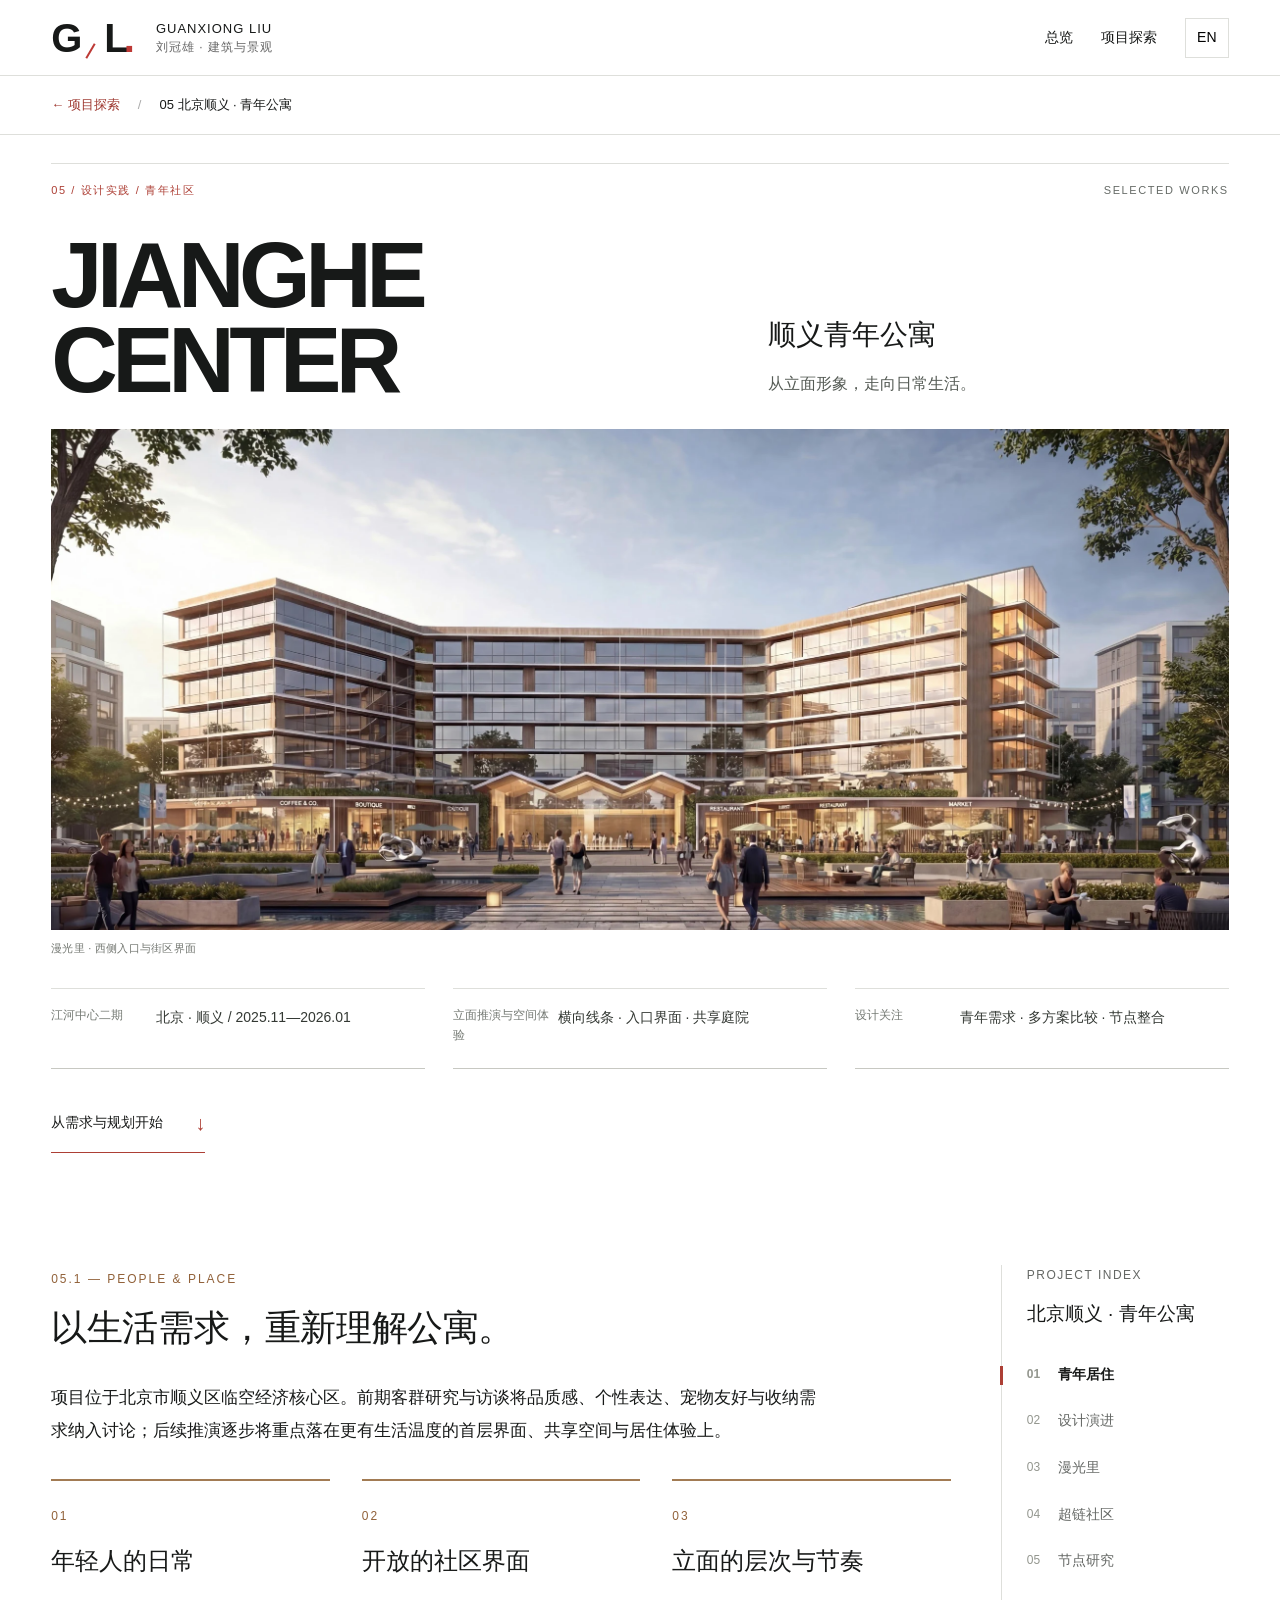
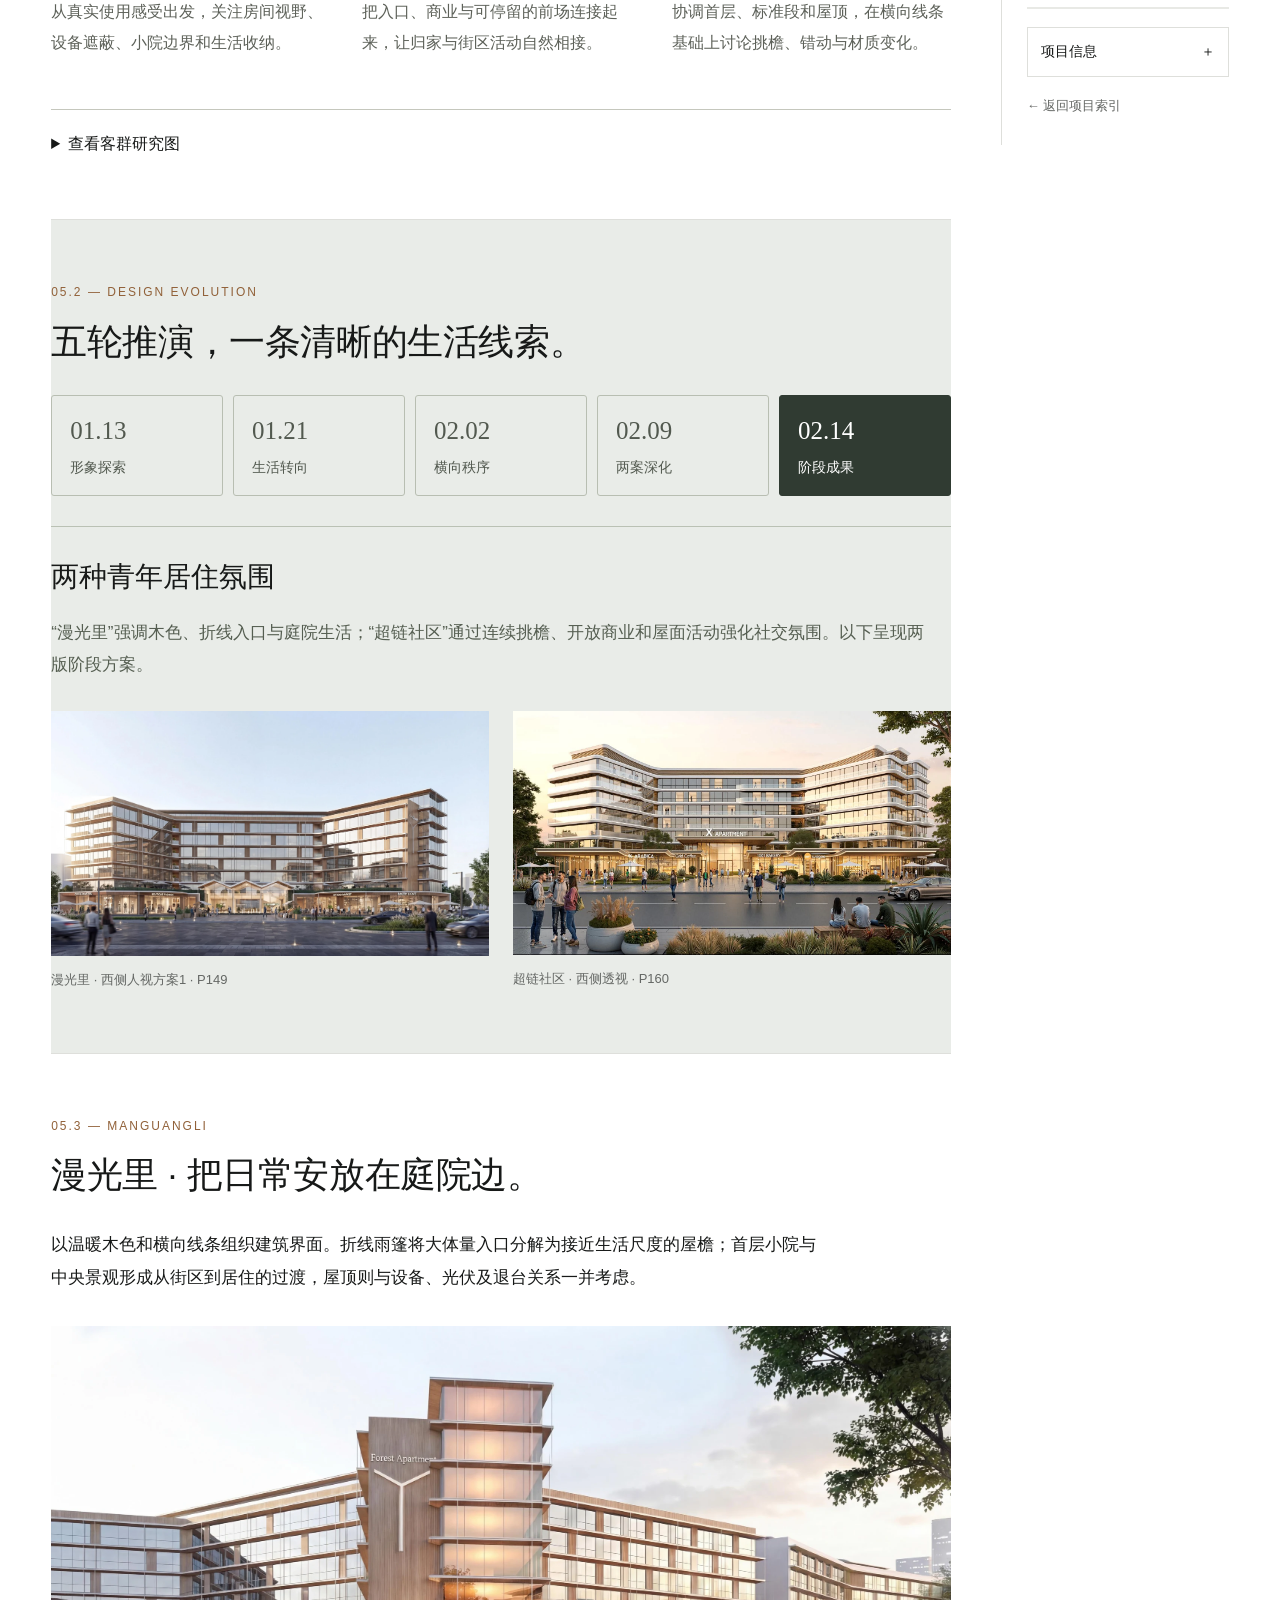
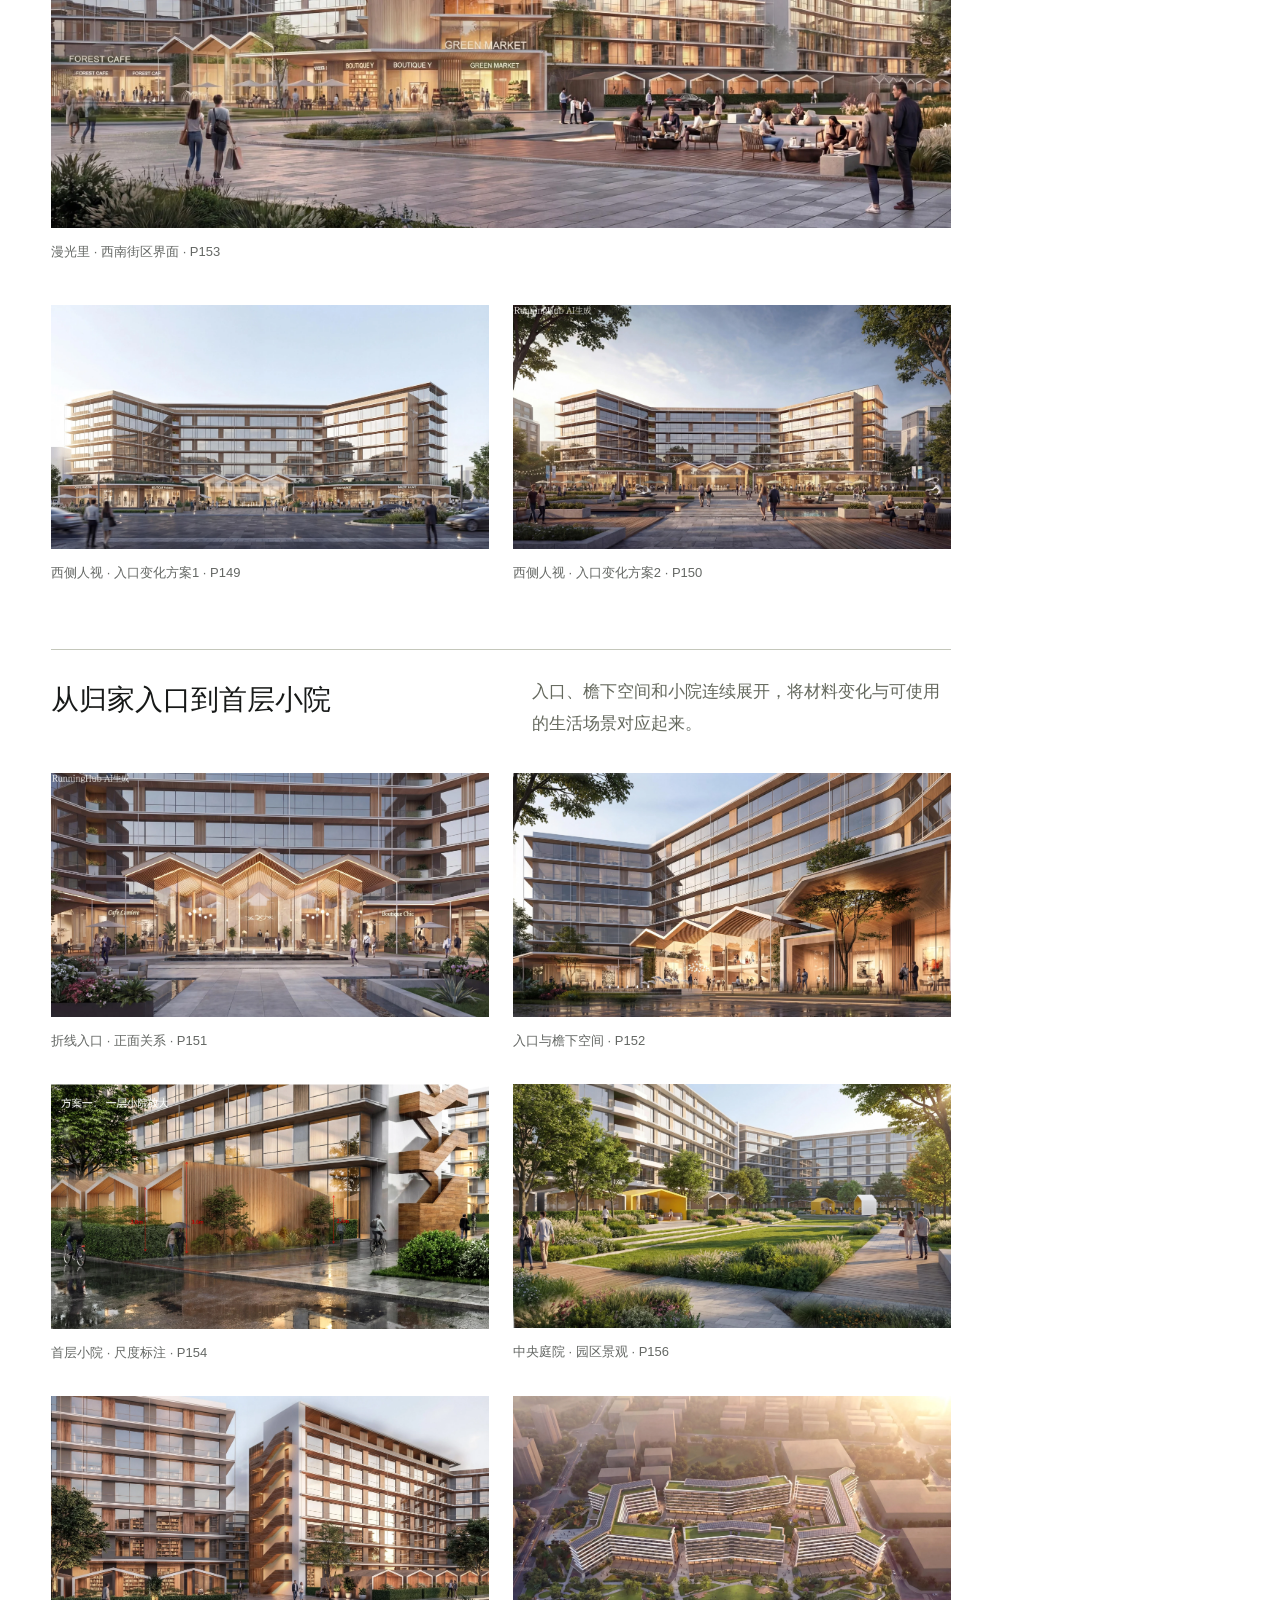
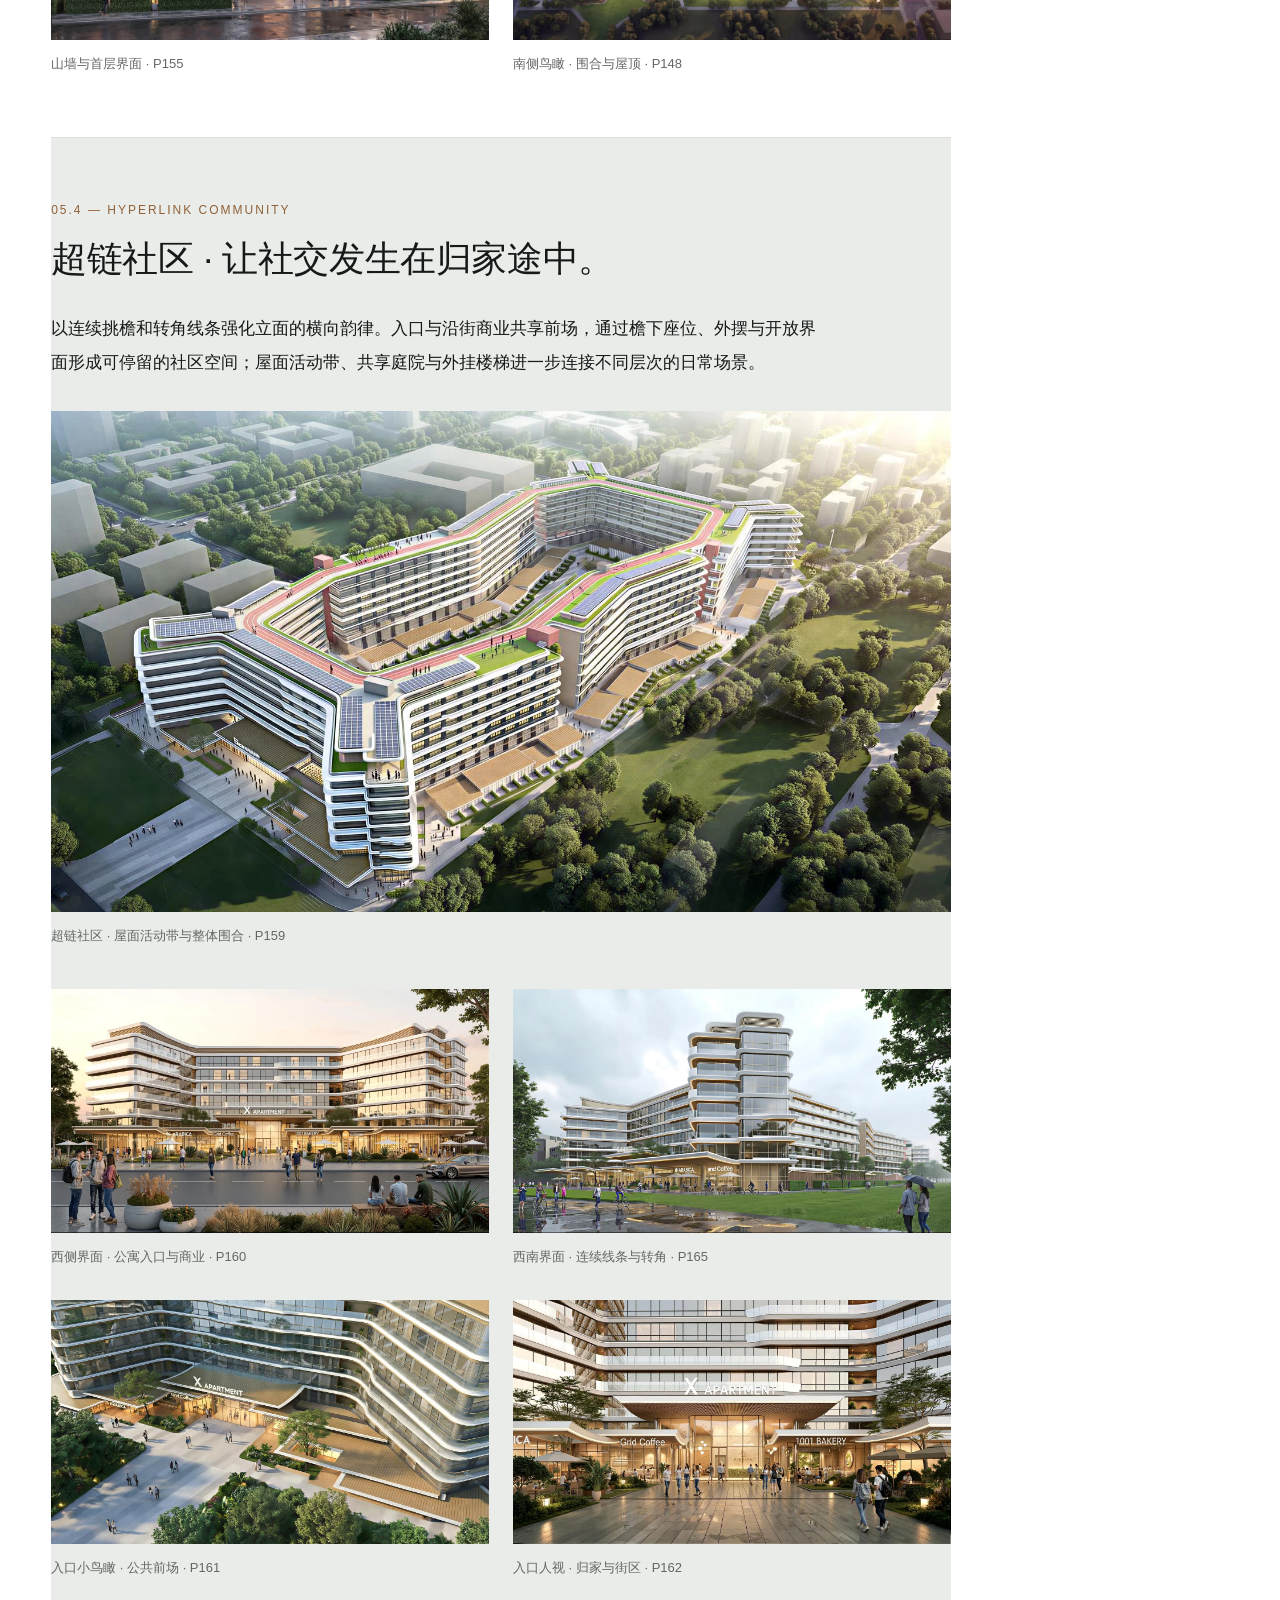
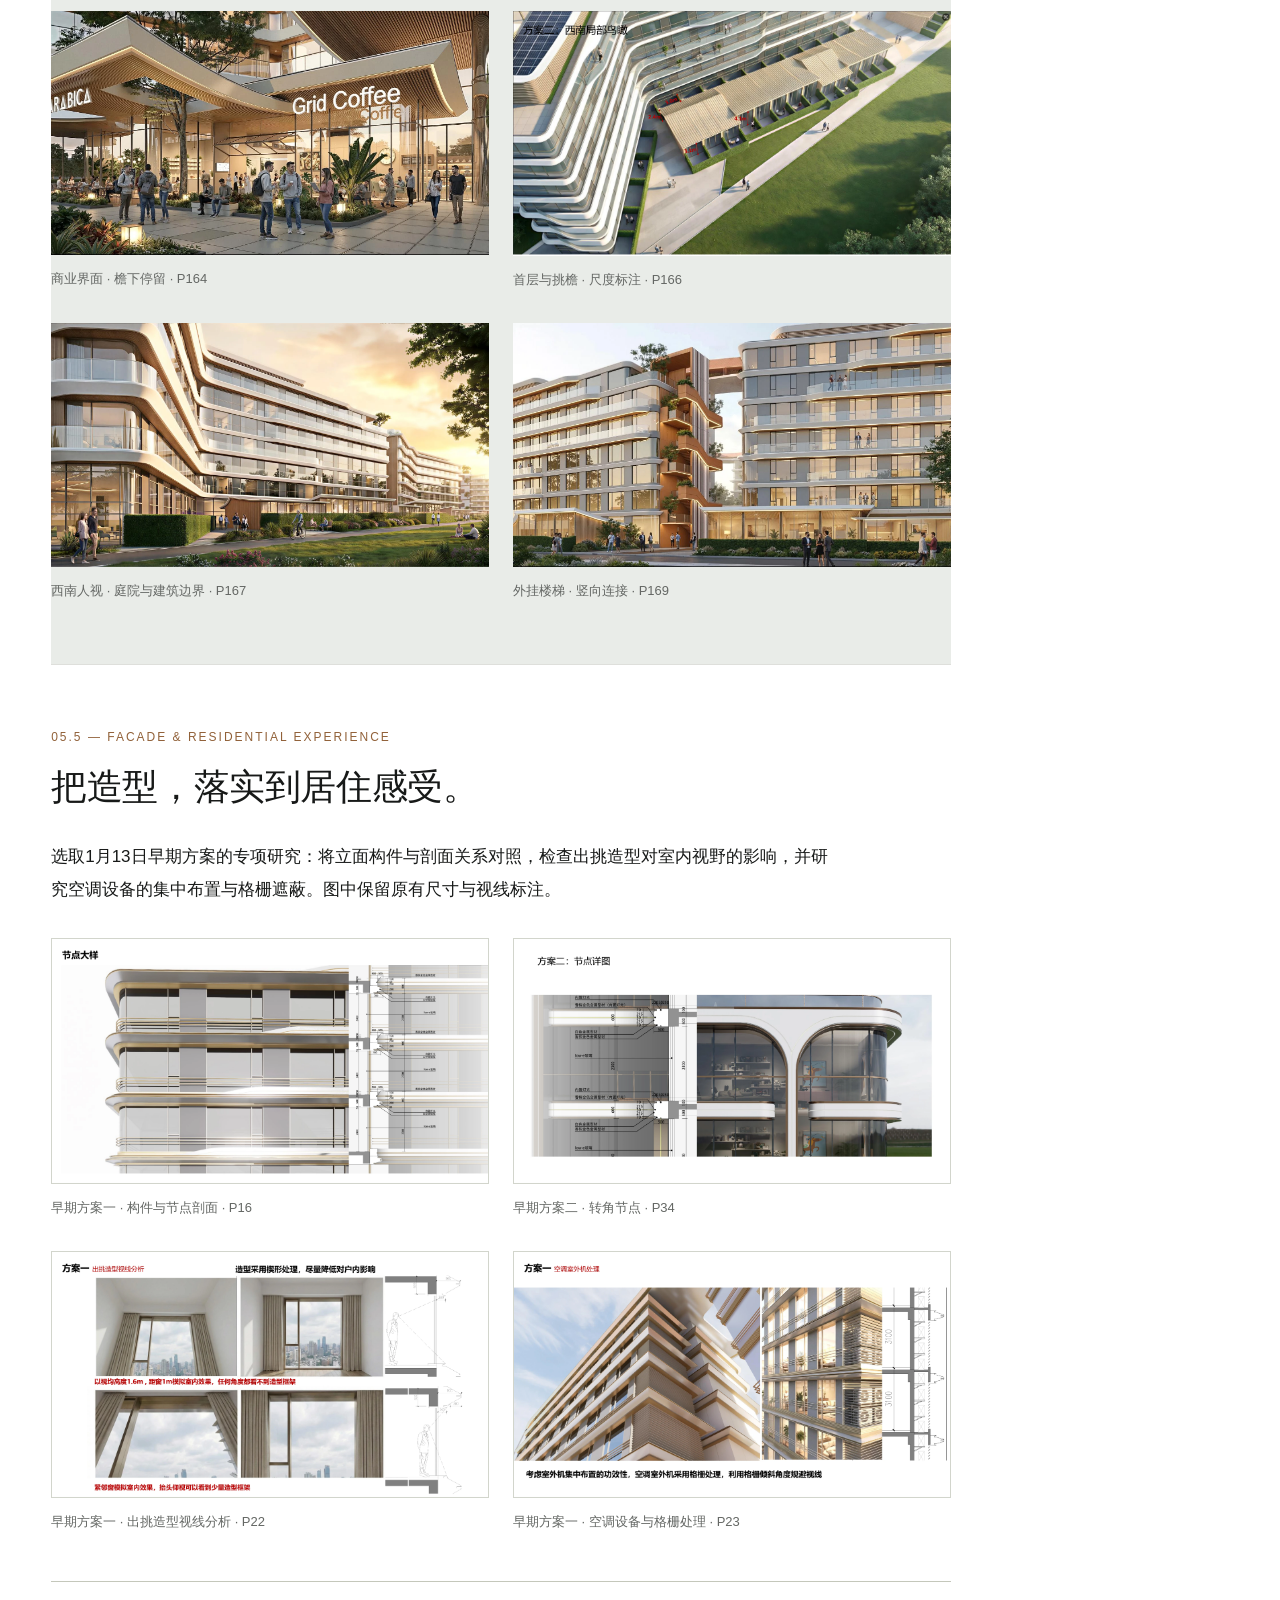
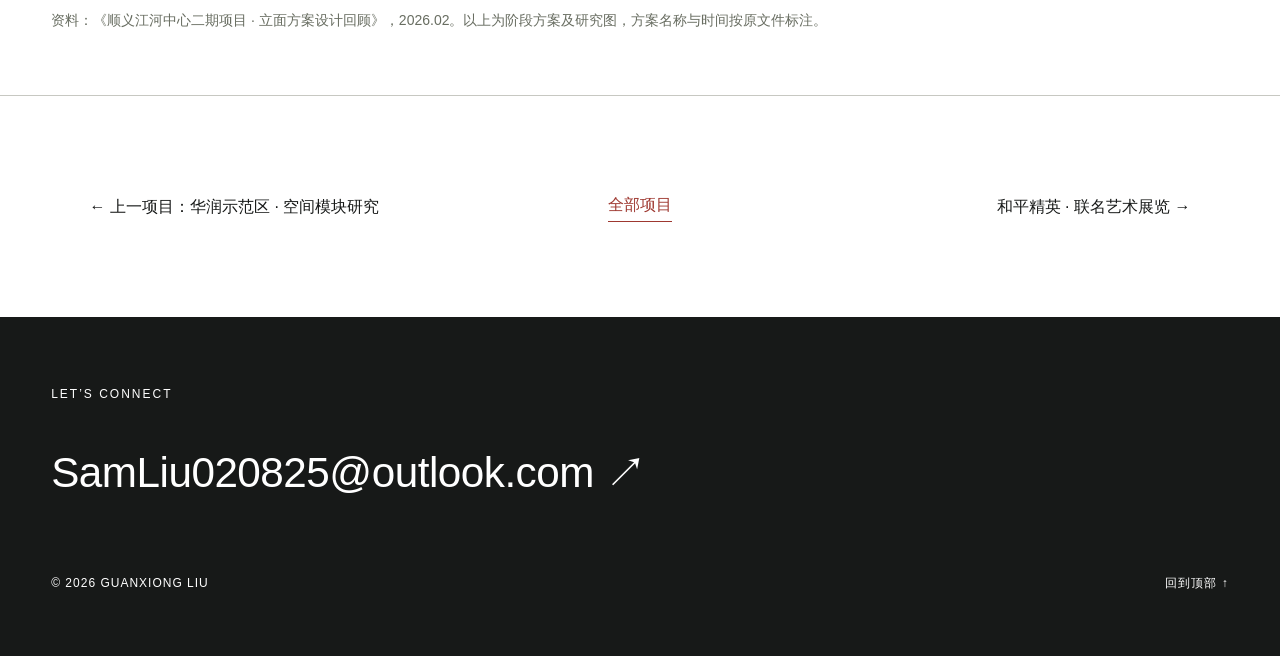
<file: shunyi-apartments.html>
<!DOCTYPE html>

<html data-title-en="Shunyi · Youth Apartments — Guanxiong Liu" data-title-zh="北京顺义 · 青年公寓 — 刘冠雄" lang="zh-CN"><head><meta charset="utf-8"/><meta content="width=device-width,initial-scale=1" name="viewport"/><title>北京顺义 · 青年公寓 — 刘冠雄</title><meta content="北京顺义江河中心二期青年公寓设计，呈现五轮立面推演、漫光里与超链社区两版深化方案，以及入口、首层小院与节点研究。" name="description"/><link href="data:image/svg+xml,%3Csvg xmlns='http://www.w3.org/2000/svg' viewBox='0 0 32 32'%3E%3Crect width='32' height='32' fill='%23c63837'/%3E%3Cpath d='M8 7v18h17M15 7v11h10' fill='none' stroke='white' stroke-width='3'/%3E%3C/svg%3E" rel="icon"/><link href="style.css" rel="stylesheet"/><link href="portfolio-layout.css" rel="stylesheet"/><link href="shunyi.css" rel="stylesheet"/><link href="experience.css" rel="stylesheet"/><link href="chapter-openers.css" rel="stylesheet"/></head><body class="project-page shunyi-page"><a class="skip-link" data-en="Skip to content" data-zh="跳到主要内容" href="#main-content">跳到主要内容</a><header><a aria-label="总览 / Overview" class="brand" href="index.html#home">G<span class="brand-line"></span>L<span class="brand-dot">.</span></a><a class="name" href="index.html#about">GUANXIONG LIU<span data-en="Architecture &amp; Landscape" data-zh="刘冠雄 · 建筑与景观">刘冠雄 · 建筑与景观</span></a><nav aria-label="主导航 / Main navigation"><a data-en="Overview" data-zh="总览" href="index.html#home">总览</a><a data-en="Projects" data-project-index="" data-zh="项目探索" href="index.html#work">项目探索</a><button aria-label="Switch language" id="lang">EN</button></nav></header><main id="page-top"><span id="main-content" tabindex="-1"></span><div class="project-breadcrumb"><a data-en="← Projects" data-project-index="" data-zh="← 项目探索" href="index.html#work">← 项目探索</a><span class="breadcrumb-separator">/</span><span data-en="05 Shunyi · Youth Apartments" data-zh="05 北京顺义 · 青年公寓">05 北京顺义 · 青年公寓</span></div><section class="folio-opener folio-panorama" id="home"><div class="folio-kicker"><span>05 / <span data-en="Practice / Youth living" data-zh="设计实践 / 青年社区">设计实践 / 青年社区</span></span><span>SELECTED WORKS</span></div><div class="folio-title-row"><h1 class="folio-display">JIANGHE<br/>CENTER</h1><div><h2 data-en="Shunyi youth apartments" data-zh="顺义青年公寓">顺义青年公寓</h2><p class="folio-statement" data-en="From architectural identity to everyday life." data-zh="从立面形象，走向日常生活。">从立面形象，走向日常生活。</p></div></div><figure class="folio-wide"><img alt="漫光里 · 西侧入口与街区界面" class="zoom" decoding="async" loading="eager" src="assets/sy-p150.webp"/><figcaption data-en="Manguangli · West entrance and street frontage" data-zh="漫光里 · 西侧入口与街区界面">漫光里 · 西侧入口与街区界面</figcaption></figure><dl class="folio-facts"><div><dt data-en="Jianghe Center · Phase II" data-zh="江河中心二期">江河中心二期</dt><dd data-en="Shunyi, Beijing / 2025.11—2026.01" data-zh="北京 · 顺义 / 2025.11—2026.01">北京 · 顺义 / 2025.11—2026.01</dd></div><div><dt data-en="Facade &amp; spatial experience" data-zh="立面推演与空间体验">立面推演与空间体验</dt><dd data-en="Horizontal rhythm · Entrances · Shared courtyards" data-zh="横向线条 · 入口界面 · 共享庭院">横向线条 · 入口界面 · 共享庭院</dd></div><div><dt data-en="Design focus" data-zh="设计关注">设计关注</dt><dd data-en="Young residents · Alternative schemes · Detail integration" data-zh="青年需求 · 多方案比较 · 节点整合">青年需求 · 多方案比较 · 节点整合</dd></div></dl><a class="folio-start" href="#sy-brief"><span data-en="Begin with needs &amp; planning" data-zh="从需求与规划开始">从需求与规划开始</span><span aria-hidden="true">↓</span></a></section><button aria-controls="project-info" aria-haspopup="dialog" class="project-info-open mobile-info-button" type="button"><span data-en="Project information" data-zh="项目信息">项目信息</span><span aria-hidden="true">＋</span></button><div class="reading-layout"><div class="reading-content"><section class="section sy-section" id="sy-brief"><div class="section-head"><span class="small">05.1 — PEOPLE &amp; PLACE</span><h2 data-en="An apartment shaped by everyday needs." data-zh="以生活需求，重新理解公寓。">以生活需求，重新理解公寓。</h2></div><p class="section-copy" data-en="Located in Shunyi’s airport economic area, the project draws on audience research and interviews around quality, individual expression, pets and storage. Subsequent iterations increasingly focus on a welcoming ground floor, shared space and the residential experience." data-zh="项目位于北京市顺义区临空经济核心区。前期客群研究与访谈将品质感、个性表达、宠物友好与收纳需求纳入讨论；后续推演逐步将重点落在更有生活温度的首层界面、共享空间与居住体验上。">项目位于北京市顺义区临空经济核心区。前期客群研究与访谈将品质感、个性表达、宠物友好与收纳需求纳入讨论；后续推演逐步将重点落在更有生活温度的首层界面、共享空间与居住体验上。</p><div class="sy-principles"><article><span class="small">01</span><h3 data-en="Everyday living" data-zh="年轻人的日常">年轻人的日常</h3><p data-en="Begin with use: room views, screened equipment, courtyard boundaries and everyday storage." data-zh="从真实使用感受出发，关注房间视野、设备遮蔽、小院边界和生活收纳。">从真实使用感受出发，关注房间视野、设备遮蔽、小院边界和生活收纳。</p></article><article><span class="small">02</span><h3 data-en="An open community edge" data-zh="开放的社区界面">开放的社区界面</h3><p data-en="Connect entrances, retail and places to pause, bringing arrival and street activity together." data-zh="把入口、商业与可停留的前场连接起来，让归家与街区活动自然相接。">把入口、商业与可停留的前场连接起来，让归家与街区活动自然相接。</p></article><article><span class="small">03</span><h3 data-en="Facade depth and rhythm" data-zh="立面的层次与节奏">立面的层次与节奏</h3><p data-en="Coordinate ground level, typical floors and roof through horizontal bands, projections, offsets and material variation." data-zh="协调首层、标准段和屋顶，在横向线条基础上讨论挑檐、错动与材质变化。">协调首层、标准段和屋顶，在横向线条基础上讨论挑檐、错动与材质变化。</p></article></div><details class="sy-source-disclosure"><summary><span data-en="View audience research" data-zh="查看客群研究图">查看客群研究图</span></summary><figure><img alt="前期研究 · 年轻客群的生活习惯" class="zoom" decoding="async" height="1459" loading="lazy" src="assets/sy-p4.webp" width="2600"/><figcaption data-en="Early research · Lifestyles of young residents · P4" data-zh="前期研究 · 年轻客群的生活习惯 · P4">前期研究 · 年轻客群的生活习惯 · P4</figcaption></figure></details></section><section class="section sy-section" id="sy-evolution"><div class="section-head"><span class="small">05.2 — DESIGN EVOLUTION</span><h2 data-en="Five rounds of design development." data-zh="五轮推演，一条清晰的生活线索。">五轮推演，一条清晰的生活线索。</h2></div><div aria-label="方案阶段 / Design stages" class="sy-stage-tabs" role="tablist"><button aria-controls="stage-panel-0" aria-selected="false" data-stage="0" id="stage-tab-0" role="tab" tabindex="-1" type="button"><span class="sy-stage-date">01.13</span><span data-en="Identity studies" data-zh="形象探索">形象探索</span></button><button aria-controls="stage-panel-1" aria-selected="false" data-stage="1" id="stage-tab-1" role="tab" tabindex="-1" type="button"><span class="sy-stage-date">01.21</span><span data-en="Everyday character" data-zh="生活转向">生活转向</span></button><button aria-controls="stage-panel-2" aria-selected="false" data-stage="2" id="stage-tab-2" role="tab" tabindex="-1" type="button"><span class="sy-stage-date">02.02</span><span data-en="Horizontal rhythm" data-zh="横向秩序">横向秩序</span></button><button aria-controls="stage-panel-3" aria-selected="false" data-stage="3" id="stage-tab-3" role="tab" tabindex="-1" type="button"><span class="sy-stage-date">02.09</span><span data-en="Two directions" data-zh="两案深化">两案深化</span></button><button aria-controls="stage-panel-4" aria-selected="true" data-stage="4" id="stage-tab-4" role="tab" tabindex="0" type="button"><span class="sy-stage-date">02.14</span><span data-en="Developed schemes" data-zh="阶段成果">阶段成果</span></button></div><div class="sy-stage-panels"><div aria-labelledby="stage-tab-0" class="sy-stage-panel" id="stage-panel-0" role="tabpanel" tabindex="0"><h3 data-en="Comparing three facade languages" data-zh="三种立面语言的比较">三种立面语言的比较</h3><p data-en="The first round compares flowing bands, branching elements and offset grids. Feedback calls for a warmer identity more closely connected to everyday life." data-zh="流动线性、树状构件与错动格构构成首轮三个方向。反馈促使设计进一步探索更贴近日常生活、更有温度的公寓形象。">流动线性、树状构件与错动格构构成首轮三个方向。反馈促使设计进一步探索更贴近日常生活、更有温度的公寓形象。</p><div class="duo sy-gallery sy-three"><figure><img alt="星光云邸 · 流动线性" class="zoom" decoding="async" height="861" loading="lazy" src="assets/sy-p14.webp" width="1536"/><figcaption data-en="Starlight · Flowing horizontal bands · P14" data-zh="星光云邸 · 流动线性 · P14">星光云邸 · 流动线性 · P14</figcaption></figure><figure><img alt="生机之环 · 树状构件" class="zoom" decoding="async" height="1344" loading="lazy" src="assets/sy-p29.webp" width="2400"/><figcaption data-en="Living Ring · Branching elements · P29" data-zh="生机之环 · 树状构件 · P29">生机之环 · 树状构件 · P29</figcaption></figure><figure><img alt="叠峦雅筑 · 错动格构" class="zoom" decoding="async" height="1348" loading="lazy" src="assets/sy-p43.webp" width="2400"/><figcaption data-en="Layered Peaks · Offset grids · P43" data-zh="叠峦雅筑 · 错动格构 · P43">叠峦雅筑 · 错动格构 · P43</figcaption></figure></div></div><div aria-labelledby="stage-tab-1" class="sy-stage-panel" id="stage-panel-1" role="tabpanel" tabindex="0"><h3 data-en="From visual identity to youth living" data-zh="从形象识别到青年社区">从形象识别到青年社区</h3><p data-en="Frames, color and separated volumes explore a younger character. The next round prioritizes horizontal order, refinement and a relaxed atmosphere, including ground-floor courtyards." data-zh="通过框架、色彩与体量拆分，探索青年社区的表达。下一轮继续强调横向秩序、精致感与松弛的生活气息，并纳入首层小院。">通过框架、色彩与体量拆分，探索青年社区的表达。下一轮继续强调横向秩序、精致感与松弛的生活气息，并纳入首层小院。</p><div class="duo sy-gallery sy-three"><figure><img alt="青年巢居 · 首层与格构" class="zoom" decoding="async" height="1338" loading="lazy" src="assets/sy-p59.webp" width="2400"/><figcaption data-en="Youth Nest · Ground floor and framing · P59" data-zh="青年巢居 · 首层与格构 · P59">青年巢居 · 首层与格构 · P59</figcaption></figure><figure><img alt="叠影浮光 · 色彩与错动" class="zoom" decoding="async" height="1350" loading="lazy" src="assets/sy-p72.webp" width="2400"/><figcaption data-en="Layered Light · Color and offsets · P72" data-zh="叠影浮光 · 色彩与错动 · P72">叠影浮光 · 色彩与错动 · P72</figcaption></figure><figure><img alt="概念方向 · 体量拆分" class="zoom" decoding="async" height="1331" loading="lazy" src="assets/sy-p87.webp" width="2400"/><figcaption data-en="Concept study · Articulated volumes · P87" data-zh="概念方向 · 体量拆分 · P87">概念方向 · 体量拆分 · P87</figcaption></figure></div></div><div aria-labelledby="stage-tab-2" class="sy-stage-panel" id="stage-panel-2" role="tabpanel" tabindex="0"><h3 data-en="Variation within continuous bands" data-zh="在连续线条中建立变化">在连续线条中建立变化</h3><p data-en="An urban-retreat theme guides studies of horizontal facades and ground-floor forms. The first two directions proceed to refinement, coordinating typical floors, entrances and the roof." data-zh="以城市微度假为线索，比较横向带状立面与不同首层造型。后续围绕前两种方向深化，继续协调标准段、入口和屋面的节奏。">以城市微度假为线索，比较横向带状立面与不同首层造型。后续围绕前两种方向深化，继续协调标准段、入口和屋面的节奏。</p><div class="duo sy-gallery sy-three"><figure><img alt="方案1.1 · 横向立面" class="zoom" decoding="async" height="1340" loading="lazy" src="assets/sy-p95.webp" width="2400"/><figcaption data-en="Option 1.1 · Horizontal facade · P95" data-zh="方案1.1 · 横向立面 · P95">方案1.1 · 横向立面 · P95</figcaption></figure><figure><img alt="方案二 · 连续带状界面" class="zoom" decoding="async" height="1339" loading="lazy" src="assets/sy-p108.webp" width="2400"/><figcaption data-en="Option 2 · Continuous bands · P108" data-zh="方案二 · 连续带状界面 · P108">方案二 · 连续带状界面 · P108</figcaption></figure><figure><img alt="方案三 · 立面对照研究" class="zoom" decoding="async" height="1339" loading="lazy" src="assets/sy-p117.webp" width="2400"/><figcaption data-en="Option 3 · Facade comparison · P117" data-zh="方案三 · 立面对照研究 · P117">方案三 · 立面对照研究 · P117</figcaption></figure></div></div><div aria-labelledby="stage-tab-3" class="sy-stage-panel" id="stage-panel-3" role="tabpanel" tabindex="0"><h3 data-en="Coordinating base, middle and roof" data-zh="首层、标准段与屋顶协同">首层、标准段与屋顶协同</h3><p data-en="The two schemes establish distinct typical-floor languages. Further work strengthens the three-part composition and coordinates roof form with photovoltaic panels, equipment and stair enclosures." data-zh="两版方案逐步形成清晰的标准段语言。进一步强化三段式关系，并将光伏板、设备与楼梯间纳入屋顶造型的统筹。">两版方案逐步形成清晰的标准段语言。进一步强化三段式关系，并将光伏板、设备与楼梯间纳入屋顶造型的统筹。</p><div class="duo sy-gallery"><figure><img alt="漫光里 · 2月9日阶段" class="zoom" decoding="async" height="1339" loading="lazy" src="assets/sy-p129.webp" width="2400"/><figcaption data-en="Manguangli · February 9 study · P129" data-zh="漫光里 · 2月9日阶段 · P129">漫光里 · 2月9日阶段 · P129</figcaption></figure><figure><img alt="超链社区 · 2月9日阶段" class="zoom" decoding="async" height="857" loading="lazy" src="assets/sy-p136.webp" width="1536"/><figcaption data-en="Hyperlink Community · February 9 study · P136" data-zh="超链社区 · 2月9日阶段 · P136">超链社区 · 2月9日阶段 · P136</figcaption></figure></div></div><div aria-labelledby="stage-tab-4" class="sy-stage-panel" id="stage-panel-4" role="tabpanel" tabindex="0"><h3 data-en="Two approaches to youth living" data-zh="两种青年居住氛围">两种青年居住氛围</h3><p data-en="Manguangli emphasizes wood tones, folded entrances and courtyard life. Hyperlink Community uses continuous projections, open retail and roof-level activity to support social interaction. Both are presented as design-stage proposals." data-zh="“漫光里”强调木色、折线入口与庭院生活；“超链社区”通过连续挑檐、开放商业和屋面活动强化社交氛围。以下呈现两版阶段方案。">“漫光里”强调木色、折线入口与庭院生活；“超链社区”通过连续挑檐、开放商业和屋面活动强化社交氛围。以下呈现两版阶段方案。</p><div class="duo sy-gallery"><figure><img alt="漫光里 · 西侧人视方案1" class="zoom" decoding="async" height="1339" loading="lazy" src="assets/sy-p149.webp" width="2400"/><figcaption data-en="Manguangli · West view, variation 1 · P149" data-zh="漫光里 · 西侧人视方案1 · P149">漫光里 · 西侧人视方案1 · P149</figcaption></figure><figure><img alt="超链社区 · 西侧透视" class="zoom" decoding="async" height="856" loading="lazy" src="assets/sy-p160.webp" width="1536"/><figcaption data-en="Hyperlink Community · West perspective · P160" data-zh="超链社区 · 西侧透视 · P160">超链社区 · 西侧透视 · P160</figcaption></figure></div></div></div></section><section class="section sy-section" id="sy-manguang"><div class="section-head"><span class="small">05.3 — MANGUANGLI</span><h2 data-en="Manguangli · Everyday life beside a courtyard." data-zh="漫光里 · 把日常安放在庭院边。">漫光里 · 把日常安放在庭院边。</h2></div><p class="section-copy" data-en="Warm wood tones and horizontal lines organize the facade. Folded canopies break down the large entrance into a more domestic scale. Ground-floor courtyards and the central landscape mediate between street and home, while the roof is considered alongside equipment, photovoltaics and setbacks." data-zh="以温暖木色和横向线条组织建筑界面。折线雨篷将大体量入口分解为接近生活尺度的屋檐；首层小院与中央景观形成从街区到居住的过渡，屋顶则与设备、光伏及退台关系一并考虑。">以温暖木色和横向线条组织建筑界面。折线雨篷将大体量入口分解为接近生活尺度的屋檐；首层小院与中央景观形成从街区到居住的过渡，屋顶则与设备、光伏及退台关系一并考虑。</p><div class="sy-feature"><figure><img alt="漫光里 · 西南街区界面" class="zoom" decoding="async" height="1339" loading="lazy" src="assets/sy-p153.webp" width="2400"/><figcaption data-en="Manguangli · Southwest street frontage · P153" data-zh="漫光里 · 西南街区界面 · P153">漫光里 · 西南街区界面 · P153</figcaption></figure></div><div class="duo sy-gallery"><figure><img alt="西侧人视 · 入口变化方案1" class="zoom" decoding="async" height="1339" loading="lazy" src="assets/sy-p149.webp" width="2400"/><figcaption data-en="West view · Entrance variation 1 · P149" data-zh="西侧人视 · 入口变化方案1 · P149">西侧人视 · 入口变化方案1 · P149</figcaption></figure><figure><img alt="西侧人视 · 入口变化方案2" class="zoom" decoding="async" height="1339" loading="lazy" src="assets/sy-p150.webp" width="2400"/><figcaption data-en="West view · Entrance variation 2 · P150" data-zh="西侧人视 · 入口变化方案2 · P150">西侧人视 · 入口变化方案2 · P150</figcaption></figure></div><div class="sy-subheading"><h3 data-en="From entrance to ground-floor courtyard" data-zh="从归家入口到首层小院">从归家入口到首层小院</h3><p data-en="Entrances, sheltered edges and courtyards link material articulation with usable everyday spaces." data-zh="入口、檐下空间和小院连续展开，将材料变化与可使用的生活场景对应起来。">入口、檐下空间和小院连续展开，将材料变化与可使用的生活场景对应起来。</p></div><div class="duo sy-gallery"><figure><img alt="折线入口 · 正面关系" class="zoom" decoding="async" height="1339" loading="lazy" src="assets/sy-p151.webp" width="2400"/><figcaption data-en="Folded canopy · Front elevation · P151" data-zh="折线入口 · 正面关系 · P151">折线入口 · 正面关系 · P151</figcaption></figure><figure><img alt="入口与檐下空间" class="zoom" decoding="async" height="1339" loading="lazy" src="assets/sy-p152.webp" width="2400"/><figcaption data-en="Entrance and sheltered space · P152" data-zh="入口与檐下空间 · P152">入口与檐下空间 · P152</figcaption></figure><figure><img alt="首层小院 · 尺度标注" class="zoom" decoding="async" height="1459" loading="lazy" src="assets/sy-p154.webp" width="2600"/><figcaption data-en="Ground-floor courtyard · Dimension study · P154" data-zh="首层小院 · 尺度标注 · P154">首层小院 · 尺度标注 · P154</figcaption></figure><figure><img alt="中央庭院 · 园区景观" class="zoom" decoding="async" height="1339" loading="lazy" src="assets/sy-p156.webp" width="2400"/><figcaption data-en="Central courtyard · Shared landscape · P156" data-zh="中央庭院 · 园区景观 · P156">中央庭院 · 园区景观 · P156</figcaption></figure><figure><img alt="山墙与首层界面" class="zoom" decoding="async" height="1339" loading="lazy" src="assets/sy-p155.webp" width="2400"/><figcaption data-en="Gable and ground-floor frontage · P155" data-zh="山墙与首层界面 · P155">山墙与首层界面 · P155</figcaption></figure><figure><img alt="南侧鸟瞰 · 围合与屋顶" class="zoom" decoding="async" height="1339" loading="lazy" src="assets/sy-p148.webp" width="2400"/><figcaption data-en="South aerial · Enclosure and roof · P148" data-zh="南侧鸟瞰 · 围合与屋顶 · P148">南侧鸟瞰 · 围合与屋顶 · P148</figcaption></figure></div></section><section class="section sy-section" id="sy-hyperlink"><div class="section-head"><span class="small">05.4 — HYPERLINK COMMUNITY</span><h2 data-en="Hyperlink Community · Social life along the way home." data-zh="超链社区 · 让社交发生在归家途中。">超链社区 · 让社交发生在归家途中。</h2></div><p class="section-copy" data-en="Continuous projections and rounded corners emphasize a horizontal rhythm. The entrance and street-facing retail share a forecourt, with sheltered seating and open edges creating places to pause. Roof-level activity, a shared courtyard and an external stair connect experiences at different levels." data-zh="以连续挑檐和转角线条强化立面的横向韵律。入口与沿街商业共享前场，通过檐下座位、外摆与开放界面形成可停留的社区空间；屋面活动带、共享庭院与外挂楼梯进一步连接不同层次的日常场景。">以连续挑檐和转角线条强化立面的横向韵律。入口与沿街商业共享前场，通过檐下座位、外摆与开放界面形成可停留的社区空间；屋面活动带、共享庭院与外挂楼梯进一步连接不同层次的日常场景。</p><div class="sy-feature"><figure><img alt="超链社区 · 屋面活动带与整体围合" class="zoom" decoding="async" height="856" loading="lazy" src="assets/sy-p159.webp" width="1536"/><figcaption data-en="Hyperlink Community · Roof-level activity and enclosure · P159" data-zh="超链社区 · 屋面活动带与整体围合 · P159">超链社区 · 屋面活动带与整体围合 · P159</figcaption></figure></div><div class="duo sy-gallery"><figure><img alt="西侧界面 · 公寓入口与商业" class="zoom" decoding="async" height="856" loading="lazy" src="assets/sy-p160.webp" width="1536"/><figcaption data-en="West frontage · Apartment entrance and retail · P160" data-zh="西侧界面 · 公寓入口与商业 · P160">西侧界面 · 公寓入口与商业 · P160</figcaption></figure><figure><img alt="西南界面 · 连续线条与转角" class="zoom" decoding="async" height="856" loading="lazy" src="assets/sy-p165.webp" width="1536"/><figcaption data-en="Southwest view · Continuous bands and corners · P165" data-zh="西南界面 · 连续线条与转角 · P165">西南界面 · 连续线条与转角 · P165</figcaption></figure><figure><img alt="入口小鸟瞰 · 公共前场" class="zoom" decoding="async" height="857" loading="lazy" src="assets/sy-p161.webp" width="1536"/><figcaption data-en="Entrance aerial · Shared forecourt · P161" data-zh="入口小鸟瞰 · 公共前场 · P161">入口小鸟瞰 · 公共前场 · P161</figcaption></figure><figure><img alt="入口人视 · 归家与街区" class="zoom" decoding="async" height="856" loading="lazy" src="assets/sy-p162.webp" width="1536"/><figcaption data-en="Entrance view · Arrival and street life · P162" data-zh="入口人视 · 归家与街区 · P162">入口人视 · 归家与街区 · P162</figcaption></figure><figure><img alt="商业界面 · 檐下停留" class="zoom" decoding="async" height="857" loading="lazy" src="assets/sy-p164.webp" width="1536"/><figcaption data-en="Retail frontage · Sheltered places to pause · P164" data-zh="商业界面 · 檐下停留 · P164">商业界面 · 檐下停留 · P164</figcaption></figure><figure><img alt="首层与挑檐 · 尺度标注" class="zoom" decoding="async" height="1459" loading="lazy" src="assets/sy-p166.webp" width="2600"/><figcaption data-en="Ground floor and canopy · Dimension study · P166" data-zh="首层与挑檐 · 尺度标注 · P166">首层与挑檐 · 尺度标注 · P166</figcaption></figure><figure><img alt="西南人视 · 庭院与建筑边界" class="zoom" decoding="async" height="856" loading="lazy" src="assets/sy-p167.webp" width="1536"/><figcaption data-en="Southwest view · Courtyard edge · P167" data-zh="西南人视 · 庭院与建筑边界 · P167">西南人视 · 庭院与建筑边界 · P167</figcaption></figure><figure><img alt="外挂楼梯 · 竖向连接" class="zoom" decoding="async" height="857" loading="lazy" src="assets/sy-p169.webp" width="1536"/><figcaption data-en="External stair · Vertical connection · P169" data-zh="外挂楼梯 · 竖向连接 · P169">外挂楼梯 · 竖向连接 · P169</figcaption></figure></div></section><section class="section sy-section" id="sy-details"><div class="section-head"><span class="small">05.5 — FACADE &amp; RESIDENTIAL EXPERIENCE</span><h2 data-en="Connecting facade form to the residential experience." data-zh="把造型，落实到居住感受。">把造型，落实到居住感受。</h2></div><p class="section-copy" data-en="Selected technical studies from the January 13 proposals compare facade elements with their sections, examine the effect of projecting forms on room views, and investigate grouped air-conditioning units behind screens. Original dimensions and sightline annotations are retained." data-zh="选取1月13日早期方案的专项研究：将立面构件与剖面关系对照，检查出挑造型对室内视野的影响，并研究空调设备的集中布置与格栅遮蔽。图中保留原有尺寸与视线标注。">选取1月13日早期方案的专项研究：将立面构件与剖面关系对照，检查出挑造型对室内视野的影响，并研究空调设备的集中布置与格栅遮蔽。图中保留原有尺寸与视线标注。</p><div class="duo sy-gallery sy-technical"><figure><img alt="早期方案一 · 构件与节点剖面" class="zoom" decoding="async" height="1459" loading="lazy" src="assets/sy-p16.webp" width="2600"/><figcaption data-en="Early option 1 · Facade element and section · P16" data-zh="早期方案一 · 构件与节点剖面 · P16">早期方案一 · 构件与节点剖面 · P16</figcaption></figure><figure><img alt="早期方案二 · 转角节点" class="zoom" decoding="async" height="1459" loading="lazy" src="assets/sy-p34.webp" width="2600"/><figcaption data-en="Early option 2 · Corner detail · P34" data-zh="早期方案二 · 转角节点 · P34">早期方案二 · 转角节点 · P34</figcaption></figure><figure><img alt="早期方案一 · 出挑造型视线分析" class="zoom" decoding="async" height="1459" loading="lazy" src="assets/sy-p22.webp" width="2600"/><figcaption data-en="Early option 1 · Projection and interior sightlines · P22" data-zh="早期方案一 · 出挑造型视线分析 · P22">早期方案一 · 出挑造型视线分析 · P22</figcaption></figure><figure><img alt="早期方案一 · 空调设备与格栅处理" class="zoom" decoding="async" height="1459" loading="lazy" src="assets/sy-p23.webp" width="2600"/><figcaption data-en="Early option 1 · Air-conditioning units and screening · P23" data-zh="早期方案一 · 空调设备与格栅处理 · P23">早期方案一 · 空调设备与格栅处理 · P23</figcaption></figure></div><p class="sy-source-note" data-en="Source: Jianghe Center Phase II facade design review, February 2026. Images show design-stage proposals and studies, with scheme names and dates retained from the source." data-zh="资料：《顺义江河中心二期项目 · 立面方案设计回顾》，2026.02。以上为阶段方案及研究图，方案名称与时间按原文件标注。">资料：《顺义江河中心二期项目 · 立面方案设计回顾》，2026.02。以上为阶段方案及研究图，方案名称与时间按原文件标注。</p></section></div><aside aria-label="项目章节 / Project chapters" class="project-rail"><div class="rail-inner"><div class="rail-kicker">PROJECT INDEX</div><h2 class="rail-title" data-en="Shunyi · Youth Apartments" data-zh="北京顺义 · 青年公寓">北京顺义 · 青年公寓</h2><nav aria-label="章节导航 / Chapter navigation" class="project-menu"><a data-chapter-number="01" data-en="Living" data-zh="青年居住" href="#sy-brief">青年居住</a><a data-chapter-number="02" data-en="Evolution" data-zh="设计演进" href="#sy-evolution">设计演进</a><a data-chapter-number="03" data-en="Manguangli" data-zh="漫光里" href="#sy-manguang">漫光里</a><a data-chapter-number="04" data-en="Hyperlink" data-zh="超链社区" href="#sy-hyperlink">超链社区</a><a data-chapter-number="05" data-en="Details" data-zh="节点研究" href="#sy-details">节点研究</a></nav><div aria-hidden="true" class="rail-progress"><span></span></div><button aria-controls="project-info" aria-haspopup="dialog" class="project-info-open" type="button"><span data-en="Project information" data-zh="项目信息">项目信息</span><span aria-hidden="true">＋</span></button><a class="rail-back" data-en="← Back to projects" data-project-index="" data-zh="← 返回项目索引" href="index.html#work">← 返回项目索引</a></div></aside></div><nav aria-label="项目切换 / Project navigation" class="section project-pagination"><a class="project-previous" data-en="← Previous: CR Land · Spatial Design Research" data-project-peer="" data-zh="← 上一项目：华润示范区 · 空间模块研究" href="cr-research.html">← 上一项目：华润示范区 · 空间模块研究</a><a class="project-all" data-en="All projects" data-project-index="" data-zh="全部项目" href="index.html#work">全部项目</a><a class="project-next" data-project-peer="" href="peace-elite.html"><span data-en="Game for Peace · Art Exhibition →" data-zh="和平精英 · 联名艺术展览 →">和平精英 · 联名艺术展览 →</span></a></nav><footer class="section"><span class="small">LET’S CONNECT</span><a class="email" href="mailto:SamLiu020825@outlook.com">SamLiu020825@outlook.com ↗</a><div><span>© 2026 GUANXIONG LIU</span><a data-en="BACK TO TOP ↑" data-zh="回到顶部 ↑" href="#page-top">回到顶部 ↑</a></div></footer></main><dialog id="lightbox"><button aria-label="Close image" id="close">×</button><div class="lightbox-frame"><img alt=""/></div><p data-en="Click outside the image or press Esc to close" data-zh="点击图像外部或按 Esc 关闭">点击图像外部或按 Esc 关闭</p></dialog><dialog aria-labelledby="info-title" class="project-sheet" id="project-info"><button aria-label="关闭 / Close" class="sheet-close" type="button">×</button><div class="sheet-label">PROJECT INFORMATION</div><h2 class="rail-title" data-en="Shunyi · Youth Apartments" data-zh="北京顺义 · 青年公寓" id="info-title">北京顺义 · 青年公寓</h2><p class="sy-project-name" data-en="Jianghe Center Phase II · Shunyi, Beijing" data-zh="北京顺义 · 江河中心二期">北京顺义 · 江河中心二期</p><p data-en="Designed for young residents, the project explores the relationship between living, social space and street life through continuous facades, an open ground floor and shared courtyards." data-zh="面向年轻居住者，以连续立面、开放首层与共享庭院，探索居住、社交和街区生活之间的关系。">面向年轻居住者，以连续立面、开放首层与共享庭院，探索居住、社交和街区生活之间的关系。</p><dl><div><dt data-en="TYPE" data-zh="项目类型">项目类型</dt><dd data-en="Youth apartments" data-zh="青年公寓">青年公寓</dd></div><div><dt data-en="SCOPE" data-zh="设计内容">设计内容</dt><dd data-en="Facade design · Entrances · Detail studies" data-zh="立面方案 · 入口界面 · 节点研究">立面方案 · 入口界面 · 节点研究</dd></div><div><dt data-en="STAGE" data-zh="展示阶段">展示阶段</dt><dd data-en="February 2026 design review" data-zh="2026.02 方案回顾">2026.02 方案回顾</dd></div></dl><p><a data-en="Explore all projects ↗" data-project-index="" data-zh="查看全部项目 ↗" href="index.html#work">查看全部项目 ↗</a></p></dialog><script src="app.js"></script><script src="shunyi.js"></script><script src="experience.js"></script></body></html>
</file>
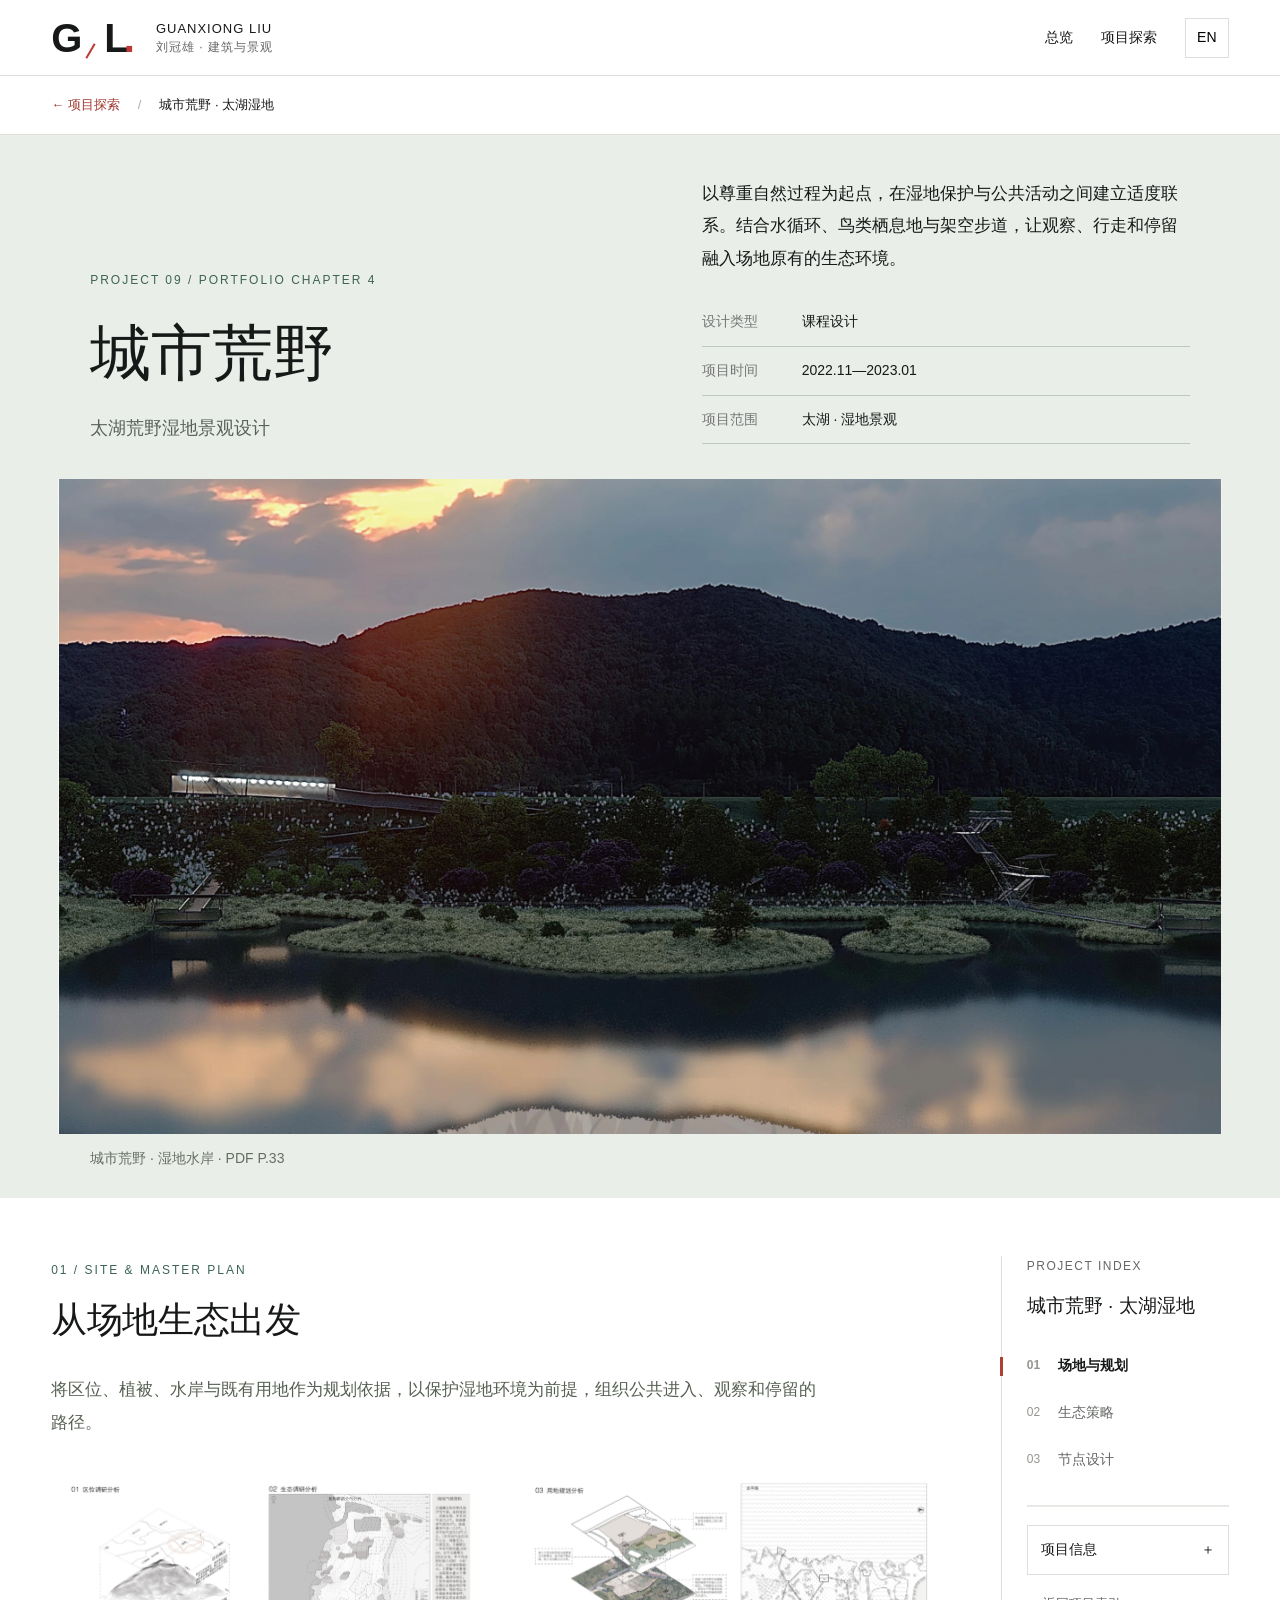
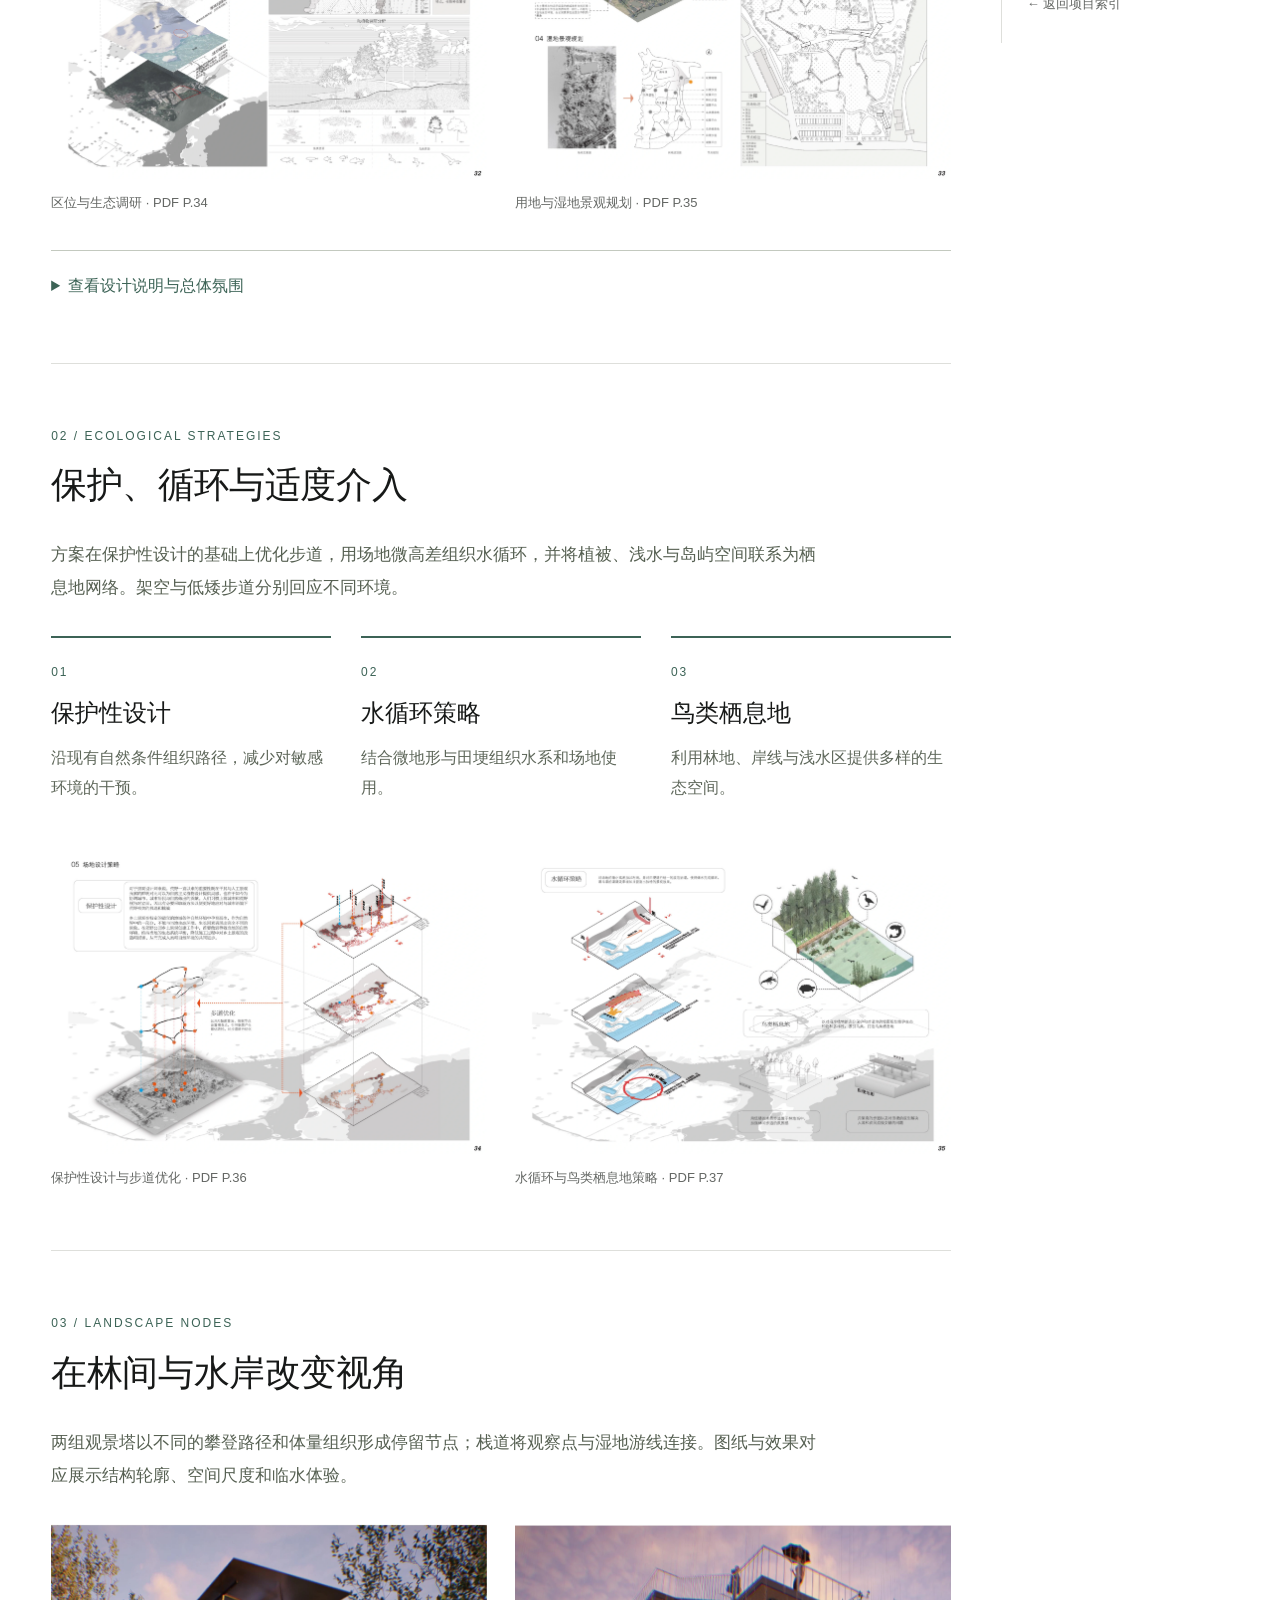
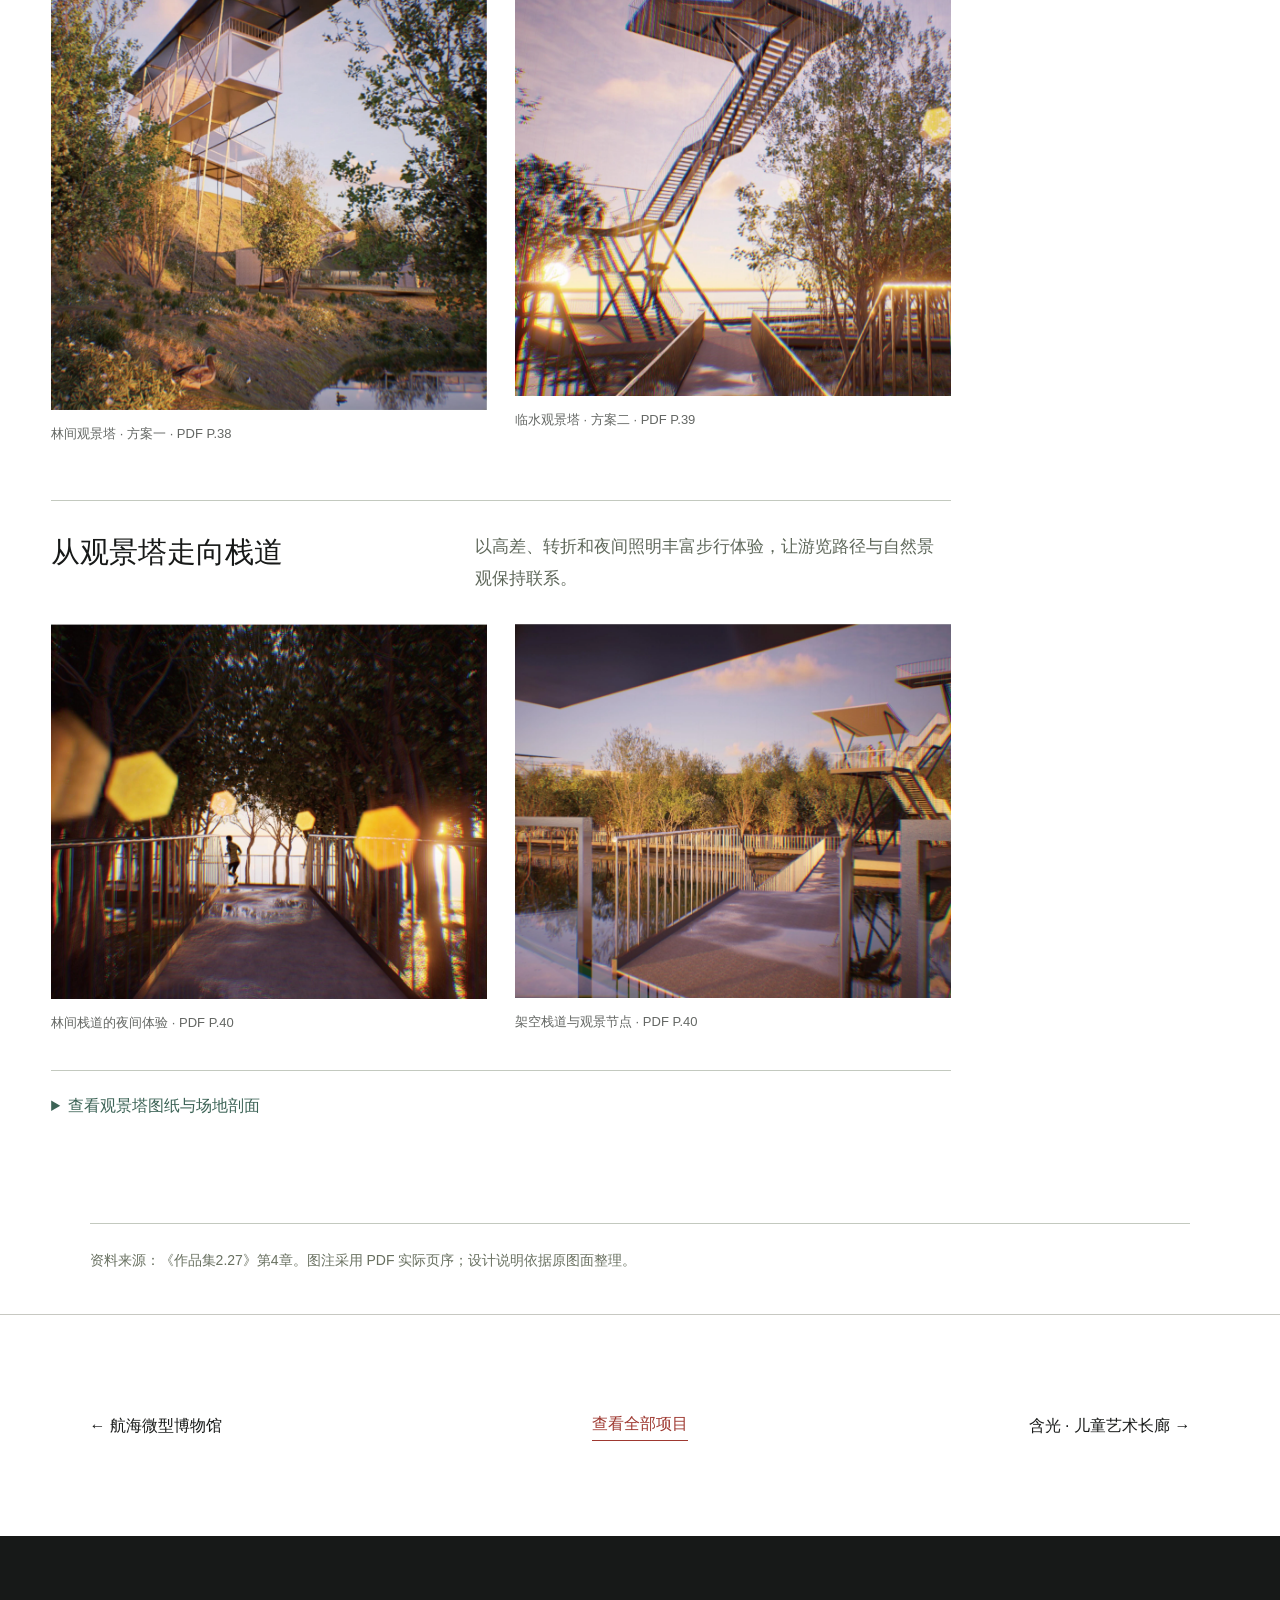
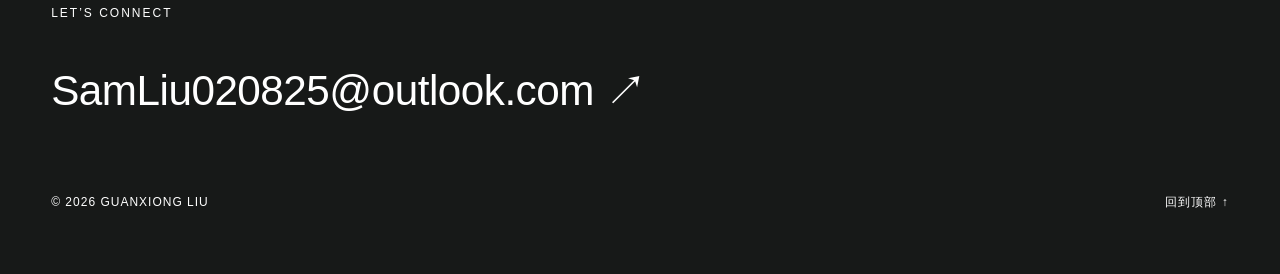
<file: taihu-wilderness.html>
<!DOCTYPE html>

<html data-title-en="Urban Wilderness · Taihu Wetland — Guanxiong Liu" data-title-zh="城市荒野 · 太湖湿地 — 刘冠雄" lang="zh-CN"><head><meta charset="utf-8"/><meta content="width=device-width,initial-scale=1" name="viewport"/><title>城市荒野 · 太湖湿地 — 刘冠雄</title><meta content="以尊重自然过程为起点，在湿地保护与公共活动之间建立适度联系。结合水循环、鸟类栖息地与架空步道，让观察、行走和停留融入场地原有的生态环境。" name="description"/><link href="data:image/svg+xml,%3Csvg xmlns='http://www.w3.org/2000/svg' viewBox='0 0 32 32'%3E%3Crect width='32' height='32' fill='%23c63837'/%3E%3Cpath d='M8 7v18h17M15 7v11h10' fill='none' stroke='white' stroke-width='3'/%3E%3C/svg%3E" rel="icon"/><link href="style.css" rel="stylesheet"/><link href="portfolio-layout.css" rel="stylesheet"/><link href="portfolio-chapters.css" rel="stylesheet"/><link href="experience.css" rel="stylesheet"/></head><body class="project-page chapter-page wetland-page"><a class="skip-link" data-en="Skip to content" data-zh="跳到主要内容" href="#main-content">跳到主要内容</a><div id="page-top"></div><header><a aria-label="总览 / Overview" class="brand" href="index.html#home">G<span class="brand-line"></span>L<span class="brand-dot">.</span></a><a class="name" href="index.html#about">GUANXIONG LIU<span data-en="Architecture &amp; Landscape" data-zh="刘冠雄 · 建筑与景观">刘冠雄 · 建筑与景观</span></a><nav aria-label="主导航 / Main navigation"><a data-en="Overview" data-zh="总览" href="index.html#home">总览</a><a data-en="Projects" data-project-index="" data-zh="项目探索" href="index.html#work">项目探索</a><button aria-label="Switch language" id="lang">EN</button></nav></header><div class="project-breadcrumb"><a data-project-index="" href="index.html#work"><span data-en="← Explore projects" data-zh="← 项目探索">← 项目探索</span></a><span class="breadcrumb-separator">/</span><span data-en="Urban Wilderness · Taihu Wetland" data-zh="城市荒野 · 太湖湿地">城市荒野 · 太湖湿地</span></div><main><span id="main-content" tabindex="-1"></span><section class="cp-hero"><div class="cp-heading"><div><span class="small">PROJECT 09 / PORTFOLIO CHAPTER 4</span><h1 data-en="Urban Wilderness · Taihu Wetland" data-zh="城市荒野">城市荒野</h1><p class="cp-subtitle" data-en="A wetland landscape for Taihu" data-zh="太湖荒野湿地景观设计">太湖荒野湿地景观设计</p></div><div><p class="cp-description" data-en="The proposal begins with natural processes and balances wetland conservation with public access. Water circulation, bird habitats and raised paths bring observation, movement and rest into the existing ecological setting." data-zh="以尊重自然过程为起点，在湿地保护与公共活动之间建立适度联系。结合水循环、鸟类栖息地与架空步道，让观察、行走和停留融入场地原有的生态环境。">以尊重自然过程为起点，在湿地保护与公共活动之间建立适度联系。结合水循环、鸟类栖息地与架空步道，让观察、行走和停留融入场地原有的生态环境。</p><dl><div><dt data-en="Type" data-zh="设计类型">设计类型</dt><dd data-en="Academic coursework" data-zh="课程设计">课程设计</dd></div><div><dt data-en="Period" data-zh="项目时间">项目时间</dt><dd data-en="2022.11—2023.01" data-zh="2022.11—2023.01">2022.11—2023.01</dd></div><div><dt data-en="Context" data-zh="项目范围">项目范围</dt><dd data-en="Taihu · wetland landscape" data-zh="太湖 · 湿地景观">太湖 · 湿地景观</dd></div></dl></div></div><figure><img alt="城市荒野 · 湿地水岸" class="zoom" decoding="async" fetchpriority="high" height="1461" loading="eager" src="assets/pf-wetland-hero.webp" width="2600"/><figcaption data-en="Urban Wilderness · wetland edge · PDF P.33" data-zh="城市荒野 · 湿地水岸 · PDF P.33">城市荒野 · 湿地水岸 · PDF P.33</figcaption></figure></section><button aria-controls="project-info" aria-haspopup="dialog" class="project-info-open mobile-info-button" type="button"><span data-en="Project information" data-zh="项目信息">项目信息</span><span aria-hidden="true">＋</span></button><div class="reading-layout"><div class="reading-content"><section class="section cp-section" id="wetland-plan"><div class="section-head"><span class="small">01 / SITE &amp; MASTER PLAN</span><h2 data-en="Beginning with the site’s ecology" data-zh="从场地生态出发">从场地生态出发</h2></div><p class="section-copy" data-en="Location, vegetation, water edges and existing land use inform the plan. Public routes and places to observe or pause are organised around conserving the wetland setting." data-zh="将区位、植被、水岸与既有用地作为规划依据，以保护湿地环境为前提，组织公共进入、观察和停留的路径。">将区位、植被、水岸与既有用地作为规划依据，以保护湿地环境为前提，组织公共进入、观察和停留的路径。</p><div class="cp-grid"><figure><img alt="区位与生态调研" class="zoom" decoding="async" height="2479" loading="lazy" src="assets/pf-p34.webp" width="3506"/><figcaption data-en="Location and ecological research · PDF P.34" data-zh="区位与生态调研 · PDF P.34">区位与生态调研 · PDF P.34</figcaption></figure><figure><img alt="用地与湿地景观规划" class="zoom" decoding="async" height="2479" loading="lazy" src="assets/pf-p35.webp" width="3506"/><figcaption data-en="Land use and wetland master plan · PDF P.35" data-zh="用地与湿地景观规划 · PDF P.35">用地与湿地景观规划 · PDF P.35</figcaption></figure></div><details class="cp-boards"><summary><span data-en="View the statement and overall atmosphere" data-zh="查看设计说明与总体氛围">查看设计说明与总体氛围</span></summary><div class="cp-grid"><figure><img alt="城市荒野 · 项目概述" class="zoom" decoding="async" height="2479" loading="lazy" src="assets/pf-p32.webp" width="3506"/><figcaption data-en="Urban Wilderness · project overview · PDF P.32" data-zh="城市荒野 · 项目概述 · PDF P.32">城市荒野 · 项目概述 · PDF P.32</figcaption></figure><figure><img alt="太湖湿地总体氛围" class="zoom" decoding="async" height="2970" loading="lazy" src="assets/pf-p33.webp" width="4200"/><figcaption data-en="Atmosphere of the Taihu wetland · PDF P.33" data-zh="太湖湿地总体氛围 · PDF P.33">太湖湿地总体氛围 · PDF P.33</figcaption></figure></div></details></section><section class="section cp-section cp-tint" id="wetland-ecology"><div class="section-head"><span class="small">02 / ECOLOGICAL STRATEGIES</span><h2 data-en="Conservation, circulation and measured intervention" data-zh="保护、循环与适度介入">保护、循环与适度介入</h2></div><p class="section-copy" data-en="Conservation-led path planning works with small terrain differences to support water circulation. Vegetation, shallow water and island spaces form a habitat network, while raised and low paths respond to different settings." data-zh="方案在保护性设计的基础上优化步道，用场地微高差组织水循环，并将植被、浅水与岛屿空间联系为栖息地网络。架空与低矮步道分别回应不同环境。">方案在保护性设计的基础上优化步道，用场地微高差组织水循环，并将植被、浅水与岛屿空间联系为栖息地网络。架空与低矮步道分别回应不同环境。</p><div class="cp-points"><article><span class="small">01</span><h3 data-en="Conservation-led design" data-zh="保护性设计">保护性设计</h3><p data-en="Routes follow existing conditions to limit disturbance to sensitive areas." data-zh="沿现有自然条件组织路径，减少对敏感环境的干预。">沿现有自然条件组织路径，减少对敏感环境的干预。</p></article><article><span class="small">02</span><h3 data-en="Water circulation" data-zh="水循环策略">水循环策略</h3><p data-en="Microtopography and field boundaries inform water movement and site use." data-zh="结合微地形与田埂组织水系和场地使用。">结合微地形与田埂组织水系和场地使用。</p></article><article><span class="small">03</span><h3 data-en="Bird habitats" data-zh="鸟类栖息地">鸟类栖息地</h3><p data-en="Woodland, shoreline and shallow water support varied ecological spaces." data-zh="利用林地、岸线与浅水区提供多样的生态空间。">利用林地、岸线与浅水区提供多样的生态空间。</p></article></div><div class="cp-grid"><figure><img alt="保护性设计与步道优化" class="zoom" decoding="async" height="2479" loading="lazy" src="assets/pf-p36.webp" width="3506"/><figcaption data-en="Conservation-led design and path planning · PDF P.36" data-zh="保护性设计与步道优化 · PDF P.36">保护性设计与步道优化 · PDF P.36</figcaption></figure><figure><img alt="水循环与鸟类栖息地策略" class="zoom" decoding="async" height="2479" loading="lazy" src="assets/pf-p37.webp" width="3506"/><figcaption data-en="Water circulation and bird habitat strategies · PDF P.37" data-zh="水循环与鸟类栖息地策略 · PDF P.37">水循环与鸟类栖息地策略 · PDF P.37</figcaption></figure></div></section><section class="section cp-section" id="wetland-nodes"><div class="section-head"><span class="small">03 / LANDSCAPE NODES</span><h2 data-en="New perspectives between woodland and water" data-zh="在林间与水岸改变视角">在林间与水岸改变视角</h2></div><p class="section-copy" data-en="Two viewing towers organise different climbing routes and forms, while boardwalks connect observation points along the wetland route. Drawings and renderings show structural outlines, spatial scale and waterside experiences." data-zh="两组观景塔以不同的攀登路径和体量组织形成停留节点；栈道将观察点与湿地游线连接。图纸与效果对应展示结构轮廓、空间尺度和临水体验。">两组观景塔以不同的攀登路径和体量组织形成停留节点；栈道将观察点与湿地游线连接。图纸与效果对应展示结构轮廓、空间尺度和临水体验。</p><div class="cp-grid"><figure><img alt="林间观景塔 · 方案一" class="zoom" decoding="async" height="2139" loading="lazy" src="assets/pf-wetland-tower-a.webp" width="1919"/><figcaption data-en="Woodland viewing tower · option one · PDF P.38" data-zh="林间观景塔 · 方案一 · PDF P.38">林间观景塔 · 方案一 · PDF P.38</figcaption></figure><figure><img alt="临水观景塔 · 方案二" class="zoom" decoding="async" height="2080" loading="lazy" src="assets/pf-wetland-tower-b.webp" width="1919"/><figcaption data-en="Waterside viewing tower · option two · PDF P.39" data-zh="临水观景塔 · 方案二 · PDF P.39">临水观景塔 · 方案二 · PDF P.39</figcaption></figure></div><div class="cp-subsection"><div class="cp-subheading"><h3 data-en="From viewing towers to boardwalks" data-zh="从观景塔走向栈道">从观景塔走向栈道</h3><p data-en="Changes in level, turns and night lighting enrich the walk while maintaining a connection to the landscape." data-zh="以高差、转折和夜间照明丰富步行体验，让游览路径与自然景观保持联系。">以高差、转折和夜间照明丰富步行体验，让游览路径与自然景观保持联系。</p></div><div class="cp-grid"><figure><img alt="林间栈道的夜间体验" class="zoom" decoding="async" height="1643" loading="lazy" src="assets/pf-wetland-night.webp" width="1903"/><figcaption data-en="Woodland boardwalk at night · PDF P.40" data-zh="林间栈道的夜间体验 · PDF P.40">林间栈道的夜间体验 · PDF P.40</figcaption></figure><figure><img alt="架空栈道与观景节点" class="zoom" decoding="async" height="1643" loading="lazy" src="assets/pf-wetland-boardwalk.webp" width="1911"/><figcaption data-en="Raised boardwalk and viewing point · PDF P.40" data-zh="架空栈道与观景节点 · PDF P.40">架空栈道与观景节点 · PDF P.40</figcaption></figure></div></div><details class="cp-boards"><summary><span data-en="View tower drawings and the site section" data-zh="查看观景塔图纸与场地剖面">查看观景塔图纸与场地剖面</span></summary><div class="cp-grid"><figure><img alt="观景塔一 · 图纸与效果" class="zoom" decoding="async" height="2970" loading="lazy" src="assets/pf-p38.webp" width="4200"/><figcaption data-en="Viewing tower one · drawings and rendering · PDF P.38" data-zh="观景塔一 · 图纸与效果 · PDF P.38">观景塔一 · 图纸与效果 · PDF P.38</figcaption></figure><figure><img alt="观景塔二 · 图纸与效果" class="zoom" decoding="async" height="2970" loading="lazy" src="assets/pf-p39.webp" width="4200"/><figcaption data-en="Viewing tower two · drawings and rendering · PDF P.39" data-zh="观景塔二 · 图纸与效果 · PDF P.39">观景塔二 · 图纸与效果 · PDF P.39</figcaption></figure><figure><img alt="栈道节点与场地剖面" class="zoom" decoding="async" height="2970" loading="lazy" src="assets/pf-p40.webp" width="4200"/><figcaption data-en="Boardwalk details and site section · PDF P.40" data-zh="栈道节点与场地剖面 · PDF P.40">栈道节点与场地剖面 · PDF P.40</figcaption></figure></div></details></section></div><aside aria-label="项目章节 / Project chapters" class="project-rail"><div class="rail-inner"><div class="rail-kicker">PROJECT INDEX</div><h2 class="rail-title" data-en="Urban Wilderness · Taihu Wetland" data-zh="城市荒野 · 太湖湿地">城市荒野 · 太湖湿地</h2><nav aria-label="章节导航 / Chapter navigation" class="project-menu"><a data-chapter-number="01" href="#wetland-plan"><span data-en="Site &amp; plan" data-zh="场地与规划">场地与规划</span></a><a data-chapter-number="02" href="#wetland-ecology"><span data-en="Ecology" data-zh="生态策略">生态策略</span></a><a data-chapter-number="03" href="#wetland-nodes"><span data-en="Landscape nodes" data-zh="节点设计">节点设计</span></a></nav><div aria-hidden="true" class="rail-progress"><span></span></div><button aria-controls="project-info" aria-haspopup="dialog" class="project-info-open" type="button"><span data-en="Project information" data-zh="项目信息">项目信息</span><span aria-hidden="true">＋</span></button><a class="rail-back" data-en="← Back to projects" data-project-index="" data-zh="← 返回项目索引" href="index.html#work">← 返回项目索引</a></div></aside></div><div class="section" style="padding-top:0;padding-bottom:40px"><p class="cp-source-note" data-en="Source: Portfolio 2.27, chapter 4. Captions refer to the actual PDF page order; descriptions are based on the original boards." data-zh="资料来源：《作品集2.27》第4章。图注采用 PDF 实际页序；设计说明依据原图面整理。">资料来源：《作品集2.27》第4章。图注采用 PDF 实际页序；设计说明依据原图面整理。</p></div><nav aria-label="项目导航 / Project navigation" class="section project-pagination"><a class="project-previous" data-project-peer="" href="nautical-museum.html"><span data-en="← Nautical Micro Museum" data-zh="← 航海微型博物馆">← 航海微型博物馆</span></a><a class="project-all" data-project-index="" href="index.html#work"><span data-en="View all projects" data-zh="查看全部项目">查看全部项目</span></a><a class="project-next" data-project-peer="" href="hanguang-gallery.html"><span data-en="Hanguang · Children’s Art Passage →" data-zh="含光 · 儿童艺术长廊 →">含光 · 儿童艺术长廊 →</span></a></nav><footer class="section"><span class="small">LET’S CONNECT</span><a class="email" href="mailto:SamLiu020825@outlook.com">SamLiu020825@outlook.com ↗</a><div><span>© 2026 GUANXIONG LIU</span><a data-en="BACK TO TOP ↑" data-zh="回到顶部 ↑" href="#page-top">回到顶部 ↑</a></div></footer></main><dialog id="lightbox"><button aria-label="Close image" id="close">×</button><div class="lightbox-frame"><img alt=""/></div><p data-en="Click outside the image or press Esc to close" data-zh="点击图像外部或按 Esc 关闭">点击图像外部或按 Esc 关闭</p><button aria-label="切换原图尺寸 / Toggle original image size" aria-pressed="false" id="chapter-scale" type="button">1:1 / Fit</button></dialog><dialog aria-labelledby="info-title" class="project-sheet" id="project-info"><button aria-label="关闭 / Close" class="sheet-close" type="button">×</button><div class="sheet-label">PROJECT INFORMATION</div><h2 class="rail-title" data-en="Urban Wilderness · Taihu Wetland" data-zh="城市荒野 · 太湖湿地" id="info-title">城市荒野 · 太湖湿地</h2><p class="cp-subtitle" data-en="A wetland landscape for Taihu" data-zh="太湖荒野湿地景观设计">太湖荒野湿地景观设计</p><p class="cp-description" data-en="The proposal begins with natural processes and balances wetland conservation with public access. Water circulation, bird habitats and raised paths bring observation, movement and rest into the existing ecological setting." data-zh="以尊重自然过程为起点，在湿地保护与公共活动之间建立适度联系。结合水循环、鸟类栖息地与架空步道，让观察、行走和停留融入场地原有的生态环境。">以尊重自然过程为起点，在湿地保护与公共活动之间建立适度联系。结合水循环、鸟类栖息地与架空步道，让观察、行走和停留融入场地原有的生态环境。</p><dl><div><dt data-en="Type" data-zh="设计类型">设计类型</dt><dd data-en="Academic coursework" data-zh="课程设计">课程设计</dd></div><div><dt data-en="Period" data-zh="项目时间">项目时间</dt><dd data-en="2022.11—2023.01" data-zh="2022.11—2023.01">2022.11—2023.01</dd></div><div><dt data-en="Context" data-zh="项目范围">项目范围</dt><dd data-en="Taihu · wetland landscape" data-zh="太湖 · 湿地景观">太湖 · 湿地景观</dd></div></dl><p><a data-en="Explore all projects ↗" data-project-index="" data-zh="查看全部项目 ↗" href="index.html#work">查看全部项目 ↗</a></p></dialog><script src="app.js"></script><script src="experience.js"></script></body></html>
</file>
<file: style.css>
*{box-sizing:border-box}html{scroll-behavior:smooth;scroll-padding-top:105px}body{margin:0;background:#f8f8f6;color:#252524;font-family:Arial,"PingFang SC","Microsoft YaHei",sans-serif;font-size:16px;line-height:1.7}a{color:inherit;text-decoration:none}button{font:inherit;cursor:pointer}header{height:96px;padding:0 4.5%;display:flex;align-items:center;gap:26px;background:#f8f8f6f2;position:sticky;top:0;z-index:20;backdrop-filter:blur(14px);border-bottom:1px solid #ddd}.brand{font-size:40px;font-weight:bold;letter-spacing:-5px;line-height:1}.brand-dot{color:#bd3935}.brand-line{display:inline-block;width:17px;height:2px;background:#bd3935;transform:rotate(-60deg);margin:0 5px}.name{font-size:14px;line-height:1.5;letter-spacing:1px}.name span{display:block;font-size:12px;color:#666;letter-spacing:1px}nav{margin-left:auto;display:flex;gap:30px;align-items:center}nav a:hover{color:#bd3935}nav button{border:1px solid #aaa;background:transparent;border-radius:50%;width:43px;height:43px;font-size:14px}a:focus-visible,button:focus-visible,.zoom:focus-visible{outline:3px solid #bd3935;outline-offset:5px}.hero{padding:24px 2% 0}.hero-top,.hero-bottom{display:flex;justify-content:space-between;font-size:12px;letter-spacing:1px;padding:0 2.5% 18px}.hero-bottom{padding-top:17px}.hero-image{position:relative;display:block;height:calc(100svh - 195px);min-height:460px;overflow:hidden;background:#332a29}.hero-image>img{width:100%;height:100%;object-fit:cover;transition:transform 1.2s}.hero-image:hover>img{transform:scale(1.025)}.hero-image:after{content:"";position:absolute;inset:0;background:linear-gradient(0deg,#0009,transparent 70%)}.hero-title{position:absolute;bottom:9%;left:5%;color:white;z-index:1}.eyebrow,.small{font-size:12px;letter-spacing:2px}.hero-title h1{font-family:Georgia,"Songti SC",serif;font-weight:400;font-size:clamp(70px,9vw,150px);line-height:1.08;margin:22px 0}.hero-title h1 span{color:#de5745}.hero-title p{font-size:17px}.open-project{position:absolute;right:5%;bottom:11%;z-index:1;color:white;border-bottom:1px solid white;padding-bottom:8px;font-size:14px}.section{padding:95px 7%}.section-head{display:grid;grid-template-columns:1fr 2fr;gap:35px;align-items:start;margin-bottom:45px}h2{font-weight:400;font-family:Georgia,"Songti SC","Microsoft YaHei",serif;line-height:1.4;font-size:clamp(28px,3.2vw,52px);margin:0}h3{font-weight:400;margin:0;font-size:22px}.section-head .small{padding-top:14px;color:#9e3830}.project-card{display:block;width:78%;margin-left:auto}.project-photo{overflow:hidden}.project-photo img{width:100%;display:block;transition:transform .7s}.project-card:hover img{transform:scale(1.03)}.card-caption{display:flex;justify-content:space-between;gap:24px;padding:22px 0;border-bottom:1px solid #bdbdb8}.card-caption p{margin:4px 0;color:#666;font-size:14px}.project-intro{background:#ebece8}.project-intro h2{margin:35px 0 55px;font-size:clamp(40px,5vw,76px)}.intro-columns{display:grid;grid-template-columns:1fr 1.3fr;gap:12%}dl{margin:0;font-size:14px}dl div{display:grid;grid-template-columns:105px 1fr;padding:12px 0;border-bottom:1px solid #c7c8c2}dt{color:#777}dd{margin:0}.lead{font-size:21px;line-height:1.9;margin-top:0}.project-menu{position:sticky;top:96px;background:#f8f8f6ed;backdrop-filter:blur(12px);z-index:10;display:flex;justify-content:center;gap:40px;padding:15px 20px;border-bottom:1px solid #ddd;font-size:14px}.project-menu a:hover{color:#bd3935}.section-copy{max-width:650px;margin:0 0 55px auto;font-size:18px;line-height:1.95}.duo{display:grid;grid-template-columns:1fr 1fr;gap:30px;align-items:start}.duo img{width:100%;display:block}.duo figure{margin:0}figcaption{font-size:13px;color:#777;margin-top:14px}.zoom{cursor:zoom-in}.museum{background:#e9e9e6}.full-image{width:100%;max-height:90vh;object-fit:cover;display:block}.wide{width:100%;display:block;margin-bottom:32px}.boards{background:#efefec}.boards img{border:1px solid #ddd}.about{background:#252524;color:#f4f4ee}.about>.small{color:#ee8c7e}.about-grid{display:grid;grid-template-columns:1fr 1.3fr;gap:12%;margin-top:60px}.about h2 span{display:block;font-family:Arial,sans-serif;font-size:24px;margin-top:15px;color:#a6a6a0}.about p{color:#c6c6c0}.about .lead{color:#fff}.experience{padding:25px 0;border-top:1px solid #555}.experience span{font-size:12px;color:#aaa}.experience h3{font-size:19px;margin:10px 0}.experience p{margin:0;font-size:16px}.skills{font-size:14px;border-top:1px solid #555;padding-top:25px}footer{background:#bd3935;color:white}footer .email{display:block;font-size:clamp(19px,3.3vw,48px);margin:30px 0 65px;overflow-wrap:anywhere}footer>div{display:flex;justify-content:space-between;font-size:12px;letter-spacing:1px}dialog{border:0;padding:24px;background:#f7f7f3;max-width:95vw;width:fit-content;max-height:95vh;overflow:auto}dialog::backdrop{background:#000d}dialog img{max-width:86vw;max-height:80vh;object-fit:contain;display:block}dialog p{font-size:12px;margin:8px 0 0}dialog button{position:fixed;right:3vw;top:2vh;background:#fff;border:0;border-radius:50%;height:44px;width:44px;font-size:30px}section[id],article[id]{scroll-margin-top:65px}@media(max-width:700px){header{height:76px;gap:17px}.name{font-size:12px}.name span{font-size:12px}nav{gap:15px}nav a{font-size:14px}.brand{font-size:32px}.hero-top span:last-child{display:none}.hero-image{min-height:460px;height:70svh}.hero-title{bottom:18%}.hero-title h1{font-size:65px}.hero-title p{max-width:260px;font-size:16px}.open-project{bottom:6%}.hero-bottom{font-size:10px}.section{padding:65px 6%}.section-head{grid-template-columns:1fr;gap:15px;margin-bottom:30px}.project-card{width:100%}.card-caption{gap:13px}.card-caption>span{font-size:12px}.card-caption p{font-size:13px}.intro-columns,.about-grid{grid-template-columns:1fr;gap:35px}.project-intro h2{font-size:39px}.lead{font-size:18px}.project-menu{top:76px;justify-content:flex-start;gap:23px;overflow-x:auto;white-space:nowrap;font-size:13px}.duo{grid-template-columns:1fr;gap:30px}.section-copy{font-size:17px}.about-grid{margin-top:35px}.hero-title h1[data-en]{max-width:100%}html{scroll-padding-top:110px}}@media(prefers-reduced-motion:reduce){html{scroll-behavior:auto}*{transition:none!important}}

.board-frame,.lightbox-frame{position:relative;line-height:0}.board-frame::after,.lightbox-frame.board-mask::after{content:"";position:absolute;left:6%;top:9.8%;width:43%;height:1.5%;background:#fff;pointer-events:none}.lightbox-frame{width:fit-content;margin:auto}

.chapter-gallery{margin-top:65px}.gallery-title{font-size:24px;border-top:1px solid #bdbdb8;padding-top:22px;margin-bottom:28px}.chapter-gallery .duo{row-gap:40px}.expanded-museum{padding-top:0}.hotel-section{background:#eeeFEb}.chapter-gallery figure img{background:#fff}.chapter-gallery figcaption{line-height:1.7}

.oak-card{margin-top:65px}.oak-hero{padding:2%;background:#27241f}.oak-hero img{width:100%;height:72vh;object-fit:cover;display:block}.oak-subtitle{margin:15px 0 45px;color:#a13e32;font-size:16px}.oak-role{max-width:720px;margin-left:auto}.oak-phase{max-width:720px;margin:24px 0 0 auto;font-size:14px;color:#777;border-top:1px solid #ccc;padding-top:20px}.oak-section:nth-of-type(even){background:#eeeEEa}.oak-gallery{row-gap:42px}.oak-gallery img{width:100%;background:white}.oak-next{display:flex;justify-content:space-between;gap:25px}.oak-section .section-copy{max-width:720px}@media(max-width:700px){.oak-hero img{height:45vh}.oak-next{flex-direction:column}.oak-subtitle{margin-bottom:30px}}

.ny-hero{margin:24px 2% 0;position:relative;background:#25333a}.ny-hero>img{width:100%;height:65vh;object-fit:cover;display:block}.ny-hero-label{position:absolute;bottom:30px;left:5%;color:#fff;font-size:22px;letter-spacing:2px}.ny-section:nth-of-type(even){background:#eceeec}.ny-gallery{row-gap:38px}.ny-gallery img{width:100%;display:block;background:white}.ny-gallery figure{min-width:0}.entrance-case{margin-top:70px}.entrance-layout{display:grid;grid-template-columns:.8fr 1.2fr;gap:4%}.entrance-render{position:sticky;top:160px;align-self:start}.entrance-render figure{margin:0}.entrance-render img{width:100%;max-height:68vh;object-fit:contain;background:white}.chain-note{font-size:14px;color:#6a6a62}.entrance-drawings .duo{gap:24px}.node-group{border-top:1px solid #bbb;padding:22px 0;margin-top:30px}.node-group summary{cursor:pointer;font-size:23px;margin-bottom:30px}.node-group .duo{grid-template-columns:1fr}.node-group figure{max-width:1100px;margin:0 auto;width:100%}.elevation-pair{margin:55px 0}.elevation-pair img{height:480px;object-fit:contain;background:white}.nanyuan-page #detail-scale{right:calc(3vw + 56px);width:auto;padding:0 16px;border-radius:24px;font-size:15px}.nanyuan-page dialog.native-size{width:95vw;height:95vh}.nanyuan-page dialog.native-size img{max-width:none;max-height:none;width:auto;height:auto;cursor:zoom-out}.nanyuan-page dialog.native-size .lightbox-frame{margin:0}.nanyuan-page dialog.native-size>p{position:sticky;left:0}@media(max-width:800px){.entrance-layout{grid-template-columns:1fr;gap:32px}.entrance-render{position:static}.entrance-drawings .duo{grid-template-columns:1fr}.elevation-pair img{height:auto;max-height:65vh}.ny-hero>img{height:46vh}.ny-hero-label{font-size:16px}.node-group summary{font-size:20px}}

/* CR Land precedent research */
.cr-hero{display:grid;grid-template-columns:1fr 1.05fr;gap:6%;align-items:center;padding-top:65px;padding-bottom:55px;background:#eceeec}.cr-hero-copy h1{font-family:Georgia,"Songti SC",serif;font-size:clamp(32px,3.6vw,60px);font-weight:400;line-height:1.35;white-space:pre-line;margin:22px 0}.cr-hero-copy>p{font-size:17px;line-height:1.9}.cr-hero-copy .cr-hero-line{font-size:22px;margin:24px 0 18px}.cr-hero figure{margin:0}.cr-hero img{display:block;width:100%;height:auto}.cr-hero-copy .cr-meta{font-size:13px;border-top:1px solid #bbb;padding-top:20px;margin-top:25px;color:#666}.cr-stats{display:grid;grid-template-columns:repeat(4,1fr);padding:24px 7%;background:#313833;color:white;gap:25px}.cr-stats>div{display:flex;align-items:center;gap:18px}.cr-stats strong{font-family:Georgia,serif;font-size:52px;font-weight:400;line-height:1.2;color:#e6bb75}.cr-stats span{font-size:14px}.cr-section .section-head .small,.cr-case .small{color:#93601e}.cr-section .section-copy{max-width:760px}.cr-steps{display:grid;grid-template-columns:repeat(4,1fr);gap:30px}.cr-steps article{border-top:2px solid #bc9559;padding:20px 0}.cr-steps h3{margin:10px 0;font-size:22px}.cr-steps p{margin:0}.cr-source{font-size:13px;color:#666;line-height:1.8}.cr-types{display:grid;grid-template-columns:repeat(3,1fr);gap:32px;margin-bottom:40px}.cr-types article{border-top:2px solid #bc9559;padding-top:20px}.cr-types h3{font-size:25px}.cr-gallery{row-gap:38px}.cr-gallery img{width:100%;height:auto;display:block;background:white;border:1px solid #ddd}.cr-section figure{min-width:0}.cr-case{margin-top:70px;padding-top:45px;border-top:1px solid #aaa}.cr-case-intro{display:grid;grid-template-columns:1fr 1fr;gap:7%;margin-bottom:40px;align-items:center}.cr-case-intro figure{margin:0}.cr-case-intro img{width:100%;height:auto;display:block}.cr-case-title{font-size:34px;margin:10px 0 25px}.cr-case-point h4{font-size:14px;color:#88602b;font-weight:400;margin:14px 0 4px}.cr-case-point p{margin:0;font-size:16px;line-height:1.8}#cr-types,#cr-insights{background:#eceeec}#cr-insights>figure{margin:0}#cr-insights>figure img{display:block;width:100%;height:auto}.cr-traits{margin-top:45px}.cr-traits article{display:grid;grid-template-columns:55px 190px 1fr;gap:25px;align-items:start;border-top:1px solid #bdc3bc;padding:24px 0}.cr-traits h3{font-size:23px}.cr-traits p{margin:0;font-size:17px}.cr-traits .small{padding-top:7px;color:#93601e}.cr-table-wrap{overflow-x:auto;margin-bottom:60px}.cr-table{width:100%;border-collapse:collapse;min-width:640px;font-size:16px;text-align:left}.cr-table th,.cr-table td{padding:20px 22px;border-bottom:1px solid #c5c9c3;vertical-align:top}.cr-table thead{background:#313833;color:#fff}.cr-table th{font-weight:400}.cr-table tbody th{width:27%;font-weight:600}.cr-table td:last-child{font-size:13px;color:#666;width:23%}.cr-module-copy{max-width:800px;margin-bottom:35px}.cr-source-note{border-top:1px solid #bbb;padding-top:25px;margin:45px 0 0}.cr-card-photo{background:#bec1ba}.cr-card-photo img{height:auto;max-height:none;object-fit:contain}.research-page #research-scale{right:calc(3vw + 56px);width:auto;padding:0 16px;border-radius:24px;font-size:15px}.research-page dialog.native-size{width:95vw;height:95vh}.research-page dialog.native-size img{max-width:none;max-height:none;width:auto;height:auto}.research-page dialog.native-size .lightbox-frame{margin:0}.research-page dialog.native-size>p{position:sticky;left:0}@media(max-width:900px){.cr-hero{grid-template-columns:1fr;gap:30px}.cr-hero figure{max-width:700px}.cr-steps{grid-template-columns:repeat(2,1fr)}.cr-stats>div{flex-direction:column;gap:7px;align-items:flex-start}.cr-types{grid-template-columns:1fr}.cr-traits article{grid-template-columns:35px 160px 1fr;gap:15px}.cr-case-intro{gap:4%}}@media(max-width:700px){.cr-hero{padding-top:40px}.cr-hero-copy h1{font-size:36px}.cr-hero-copy .cr-hero-line{font-size:20px}.cr-stats{grid-template-columns:repeat(2,1fr);gap:22px}.cr-stats strong{font-size:42px}.cr-case-intro{grid-template-columns:1fr;gap:30px}.cr-case{margin-top:45px;padding-top:30px}.cr-steps{grid-template-columns:1fr}.cr-traits article{grid-template-columns:35px 1fr}.cr-traits p{grid-column:2}.cr-table th,.cr-table td{padding:15px}.cr-case-title{font-size:29px}}
</file>
<file: portfolio-layout.css>
/* Overview: a compact personal introduction and a searchable project index. */
[hidden]{display:none!important}
header nav a[aria-current="page"]{color:#bd3935}
input:focus-visible,summary:focus-visible{outline:3px solid #bd3935;outline-offset:4px}
.profile-overview{padding-top:54px;padding-bottom:30px;background:#eeeFEB;border-bottom:1px solid #d1d2cc}
.profile-layout{display:grid;grid-template-columns:1fr 1.25fr;gap:9%;align-items:start}
.profile-identity .small{color:#9e3830}
.profile-identity h1{font-family:Georgia,"Songti SC",serif;font-weight:400;font-size:clamp(38px,4.7vw,66px);line-height:1.22;margin:20px 0 18px}
.profile-identity h1 span{display:block;font-family:Arial,sans-serif;font-size:24px;font-weight:400;line-height:1.4;margin-top:10px;color:#666}
.profile-identity p{margin:0;font-size:16px}
.profile-summary{padding-top:5px}
.profile-summary .lead{font-size:22px;line-height:1.65;margin:0 0 16px}
.profile-summary>p:not(.lead){color:#5e605a;font-size:16px;line-height:1.9;margin:0}
.profile-details{margin-top:28px;border-top:1px solid #c7c8c2}
.profile-details>summary{display:flex;justify-content:space-between;gap:20px;align-items:center;list-style:none;cursor:pointer;padding:16px 0 0;font-size:14px}
.profile-details>summary::-webkit-details-marker{display:none}
.profile-details>summary::after{content:"+";font-size:24px;line-height:1;color:#9e3830}
.profile-details[open]>summary::after{content:"−"}
.profile-history{display:grid;grid-template-columns:repeat(3,minmax(0,1fr));gap:28px;margin-top:24px;padding-bottom:14px}
.profile-history .experience{border-top:1px solid #bfc1ba;padding:20px 0 0}
.profile-history .experience span{color:#666;font-size:14px}
.profile-history .experience h3{font-size:19px;line-height:1.5;margin:12px 0}
.profile-history .experience p{font-size:16px;color:#60625c}
.profile-history .skills{grid-column:1/-1;border-top:1px solid #bfc1ba;color:#666;margin:0;padding-top:20px;font-size:14px}
.project-explorer{padding-top:45px;padding-bottom:80px}
.explorer-heading{display:flex;justify-content:space-between;align-items:end;gap:24px;margin-bottom:26px}
.explorer-heading .small{font-size:12px;color:#9e3830}
.explorer-heading h2{font-size:38px;margin-top:7px}
#project-count{font-size:14px;color:#666;white-space:nowrap;margin:0 0 7px}
.explorer-controls{display:flex;align-items:center;justify-content:space-between;gap:24px;padding-bottom:26px;margin-bottom:30px;border-bottom:1px solid #c7c8c2}
.project-filters{display:flex;align-items:center;flex-wrap:wrap;gap:8px}
.project-filters button{border:1px solid #b9bbb4;border-radius:3px;background:transparent;padding:8px 16px;font-size:14px;min-height:42px;color:#555}
.project-filters button[aria-pressed="true"]{background:#30322d;border-color:#30322d;color:#fff}
.project-filters button:hover{border-color:#bd3935}
.project-search{display:flex;align-items:center;gap:12px}
.project-search label{font-size:14px;color:#65665f;white-space:nowrap}
.project-search input{font:inherit;font-size:16px;min-width:0;width:270px;border:1px solid #afb2a9;border-radius:3px;background:#fff;padding:10px 14px;min-height:44px;color:#252524}
.project-search input::placeholder{color:#72756b;font-size:14px}
.project-grid{display:grid;grid-template-columns:repeat(2,minmax(0,1fr));column-gap:34px;row-gap:46px}
.project-explorer .project-card{display:block;width:100%;margin:0;min-width:0}
.project-explorer .project-photo{aspect-ratio:16/10;background:#e3e5de}
.project-explorer .project-photo img{display:block;width:100%;height:100%;object-fit:cover;transition:transform .45s ease}
.project-explorer .analysis-card .project-photo{background:#fff}
.project-explorer .analysis-card .project-photo img{object-fit:contain;padding:14px}
.project-explorer .card-caption{display:grid;grid-template-columns:1fr auto;gap:9px 18px;align-items:start;padding:18px 0 22px;border-bottom:1px solid #c6c8bf}
.card-classification{grid-column:1/-1;display:flex;align-items:center;gap:14px;font-size:13px;color:#676a60}
.card-classification>span:first-child{color:#9e3830;font-variant-numeric:tabular-nums}
.project-explorer .card-caption h3{font-size:clamp(21px,1.8vw,27px);line-height:1.45}
.project-explorer .card-caption p{font-size:14px;line-height:1.7;margin:8px 0 0;color:#62655b}
.project-explorer .card-year{font-size:14px;white-space:nowrap;padding-top:5px}
.project-empty{text-align:center;padding:60px 20px;border:1px solid #d2d4cb}
.project-empty p{font-size:19px;margin:0 0 24px}
.project-empty button{font-size:16px;padding:10px 20px;background:#30322d;border:1px solid #30322d;color:white;border-radius:3px}
.project-breadcrumb{padding:22px 7%;display:flex;gap:18px;align-items:baseline;flex-wrap:wrap;font-size:14px;border-bottom:1px solid #ddd}
.project-breadcrumb>a{color:#9e3830}
.breadcrumb-separator{color:#aaa}
.project-pagination{display:grid;grid-template-columns:minmax(0,1fr) auto minmax(0,1fr);gap:28px;width:100%;margin:0;border-top:1px solid #c7c8c2;align-items:center;font-size:16px}
.project-pagination .project-all{color:#9e3830;border-bottom:1px solid #9e3830;padding-bottom:3px}
.project-pagination .project-next,.project-pagination .project-end{text-align:right}
.project-position{font-size:14px;color:#777;letter-spacing:2px}
@media(max-width:1050px){
  .explorer-controls{align-items:flex-start;flex-direction:column;gap:18px}
  .project-search{width:100%}.project-search input{width:100%}
  .profile-layout{gap:5%}
}
@media(max-width:700px){
  header{gap:16px;padding:0 5%}header .name{display:none}header nav{gap:19px}header nav a{font-size:14px}header nav button{flex-shrink:0}
  .profile-overview{padding:32px 6% 24px}.profile-layout{grid-template-columns:1fr;gap:24px}
  .profile-identity h1{font-size:43px;margin:16px 0}.profile-identity h1 span{font-size:23px}
  .profile-summary .lead{font-size:20px}.profile-summary>p:not(.lead){font-size:16px}
  .profile-details{margin-top:24px}.profile-history{grid-template-columns:1fr;gap:22px}
  .project-explorer{padding:34px 6% 55px}.explorer-heading{gap:15px}.explorer-heading h2{font-size:31px}
  #project-count{font-size:14px;margin-bottom:4px}.explorer-controls{gap:18px;margin-bottom:24px}
  .project-filters{gap:7px}.project-filters button{padding:8px 12px}
  .project-search{gap:10px}.project-search input{font-size:16px}
  .project-grid{grid-template-columns:1fr;row-gap:32px}.project-explorer .project-photo{aspect-ratio:16/10}
  .project-explorer .card-caption h3{font-size:22px}.project-explorer .card-caption{gap:10px 12px}
  .project-explorer .card-caption>span{font-size:14px}.project-explorer .card-caption p{font-size:14px}
  .project-explorer .analysis-card .project-photo img{padding:8px}
  .project-breadcrumb{padding:16px 6%;gap:10px;font-size:14px}
  .project-pagination{grid-template-columns:1fr 1fr;gap:25px;padding:38px 6%;font-size:15px}
  .project-pagination .project-all{grid-row:1;grid-column:1/-1;justify-self:start}
  .project-pagination .project-next,.project-pagination .project-end{grid-column:2}
}
@media(prefers-reduced-motion:reduce){.project-explorer .project-photo img{transition:none}}
</file>
<file: experience.css>
/* Editorial image-led portfolio. Shared across all existing project routes. */
:root{--ink:#171918;--muted:#646764;--paper:#fff;--line:#dedfdb;--accent:#ad3f35;--header:76px}
body{background:var(--paper);color:var(--ink)}
header{height:var(--header);background:#fffffff5;backdrop-filter:blur(14px);padding:0 4%;border-color:var(--line)}
header .name{font-size:13px}header nav{gap:28px}header nav button{border-radius:0;border-color:var(--line);width:44px;height:40px}
header nav a{font-size:14px}header nav a[aria-current]{color:var(--accent)}
.skip-link{position:fixed;left:20px;top:-90px;z-index:150;background:var(--ink);color:#fff;padding:12px 18px}.skip-link:focus{top:12px}
body.modal-open{overflow:hidden}button,a,input,summary{-webkit-tap-highlight-color:transparent}
button:focus-visible,a:focus-visible,input:focus-visible,summary:focus-visible{outline:2px solid var(--accent);outline-offset:5px}
.intro-stage{display:grid;grid-template-columns:minmax(290px,.78fr) minmax(0,1.65fr);padding:38px 4% 44px;gap:5%;min-height:660px;border-bottom:1px solid var(--line)}
.intro-stage-copy{display:flex;flex-direction:column;align-items:flex-start;padding:16px 0 22px}
.intro-stage .small{font-size:12px;letter-spacing:1.6px;color:var(--muted)}
.intro-stage h1{font-family:Arial,"PingFang SC","Microsoft YaHei",sans-serif;font-weight:600;font-size:clamp(48px,5.3vw,84px);line-height:1.12;letter-spacing:-2px;margin:52px 0 14px}
.intro-stage h1 span{display:block;font-size:clamp(21px,2vw,30px);letter-spacing:-.5px;font-weight:400;margin-top:18px}
.intro-stage .intro-line{font-size:20px;line-height:1.8;max-width:310px;margin:18px 0 30px}
.intro-actions{display:flex;flex-wrap:wrap;gap:12px;margin-top:auto}.action-primary,.action-secondary{display:inline-flex;align-items:center;justify-content:center;padding:12px 22px;min-height:48px;font-size:14px;border:1px solid var(--ink)}
.action-primary{background:var(--ink);color:white}.action-primary:hover{background:var(--accent);border-color:var(--accent)}.action-secondary:hover{background:#f2f3ef}
.intro-stage-meta{display:flex;gap:22px;border-top:1px solid var(--line);padding-top:22px;margin-top:36px;width:100%;font-size:12px;color:var(--muted)}
.feature-display{min-width:0;display:grid;grid-template-rows:minmax(350px,1fr) auto;gap:18px}
.feature-image-link{display:block;position:relative;min-height:440px;background:#e8e9e5;overflow:hidden}
.feature-image-link>img{position:absolute;width:100%;height:100%;object-fit:cover;transition:opacity .2s,transform .65s}.feature-image-link:hover>img{transform:scale(1.025)}
.feature-image-label{position:absolute;inset:auto 0 0;padding:65px 26px 24px;background:linear-gradient(transparent,#000a);color:white;display:flex;justify-content:space-between;align-items:end;gap:20px}
.feature-image-label h2{font-family:inherit;font-size:25px;line-height:1.4;font-weight:500;margin:4px 0 0}.feature-image-label small{font-size:12px;letter-spacing:1px}.feature-image-label>span{font-size:24px}
.feature-choices{display:grid;grid-template-columns:repeat(3,minmax(0,1fr));gap:16px}
.feature-choice{min-width:0;background:none;border:0;border-bottom:2px solid var(--line);padding:0 0 12px;display:flex;align-items:center;gap:10px;text-align:left;color:var(--muted);font-size:14px}
.feature-choice img{width:62px;height:44px;object-fit:cover;filter:grayscale(1);opacity:.55}.feature-choice[aria-pressed=true]{border-color:var(--ink);color:var(--ink)}.feature-choice[aria-pressed=true] img{filter:none;opacity:1}.feature-choice:hover img{filter:none;opacity:1}.feature-choice span{overflow-wrap:anywhere}
.project-explorer{padding:64px 4% 90px}.explorer-heading{margin-bottom:30px}.explorer-heading h2{font-family:inherit;font-weight:500;font-size:clamp(34px,4vw,56px);letter-spacing:-1px}.explorer-heading .small{color:var(--muted)}
.explorer-controls{border-color:var(--line);gap:18px}.project-filters button{border-radius:0;border:0;border-bottom:2px solid transparent;padding:10px 16px;background:none;color:var(--muted)}.project-filters button[aria-pressed=true]{background:transparent;color:var(--ink);border-color:var(--ink)}.project-filters button:hover{color:var(--accent)}
.project-search label{position:absolute;width:1px;height:1px;overflow:hidden;clip-path:inset(50%)}.project-search input{border-radius:0;border:0;border-bottom:1px solid var(--line);padding:10px 2px;background:transparent}
.project-grid{column-gap:28px;row-gap:46px}.project-explorer .project-photo{aspect-ratio:16/10;background:#f3f4f1}.project-explorer .project-photo img{transition:transform .65s ease}.project-explorer .card-caption{padding:18px 0;border-color:var(--line)}.project-explorer .card-caption h3{font-size:23px;font-weight:500}.card-classification{font-size:12px}.project-explorer .card-caption p{font-size:14px}.card-year{color:var(--muted)}
.profile-overview{padding:65px 4%;border-top:1px solid var(--line);background:#f4f5f2}.profile-layout{grid-template-columns:1fr 1.3fr}.profile-identity h2{font-family:inherit;font-size:42px;line-height:1.3;font-weight:500;margin:15px 0}.profile-identity h2 span{display:block;font-size:20px;font-weight:400;color:var(--muted)}.profile-details{margin-top:28px}
footer.section{background:var(--ink);padding:62px 4%}.email{letter-spacing:-.5px}footer>div{font-size:12px}
/* Project reading rail: the images change, the project context stays. */
.project-breadcrumb{padding:18px 4%;font-size:13px;border-color:var(--line)}
.reading-layout{display:grid;grid-template-columns:minmax(0,1fr) 228px;gap:50px;max-width:1680px;margin:0 auto;padding:0 4%}
.reading-content{min-width:0}.reading-content>.section{padding:62px 0;background:transparent;border-top:1px solid var(--line);scroll-margin-top:105px}.reading-content>.section:first-child{border-top:0}
.reading-content .section-head{grid-template-columns:1fr;gap:14px;margin-bottom:26px}.reading-content .section-head .small{padding:0}.reading-content h2{font-family:inherit;font-weight:500;font-size:clamp(28px,2.8vw,44px);line-height:1.45;letter-spacing:-.4px}.reading-content .section-copy{margin:0 0 32px;max-width:780px;font-size:17px;line-height:1.95}.reading-content .duo{gap:24px;row-gap:32px}.reading-content figcaption{color:var(--muted);font-size:13px;line-height:1.6}
.project-rail{min-width:0;align-self:stretch;padding-top:58px}.rail-inner{position:sticky;top:calc(var(--header) + 30px);border-left:1px solid var(--line);padding-left:25px;padding-bottom:28px}
.rail-kicker{font-size:12px;letter-spacing:1.5px;color:var(--muted)}.rail-title{font-size:19px;font-weight:500;line-height:1.55;margin:14px 0 25px}.project-rail .project-menu{position:static;margin:0;padding:0;border:0;display:flex;flex-direction:column;align-items:stretch;gap:5px;background:none;backdrop-filter:none;white-space:normal}
.project-rail .project-menu a{display:grid;grid-template-columns:22px 1fr;gap:9px;padding:10px 0;color:var(--muted);font-size:14px;line-height:1.55;position:relative}
.project-rail .project-menu a::before{content:attr(data-chapter-number);font-size:12px;font-variant-numeric:tabular-nums;color:#93968e;padding-top:1px}.project-rail .project-menu a[aria-current=location]{color:var(--ink);font-weight:600}.project-rail .project-menu a[aria-current=location]::after{content:"";position:absolute;left:-27px;top:12px;height:19px;width:3px;background:var(--accent)}
.rail-progress{height:2px;background:#e8e9e5;margin:25px 0 18px;overflow:hidden}.rail-progress span{display:block;width:100%;height:100%;background:var(--accent);transform:scaleX(0);transform-origin:left}
.project-info-open{width:100%;background:none;border:1px solid var(--line);color:var(--ink);font-size:14px;text-align:left;padding:12px 13px;display:flex;justify-content:space-between;gap:10px}.project-info-open:hover{border-color:var(--ink)}
.project-rail .rail-back{display:block;font-size:13px;margin-top:18px;color:var(--muted)}
/* A single large image with a clearly associated thumbnail strip. */
.image-switcher{margin:32px 0}.switcher-heading{display:flex;justify-content:space-between;gap:20px;align-items:center;margin-bottom:14px;font-size:14px}.switcher-heading h3{font-size:17px;font-weight:500}.switcher-counter{font-size:12px;font-variant-numeric:tabular-nums;color:var(--muted)}
.switcher-stage{margin:0;background:#f5f5f2;border:1px solid var(--line);padding:14px}.switcher-stage>img{width:100%;height:clamp(280px,39vw,580px);object-fit:contain;display:block}.switcher-stage figcaption{margin:12px 4px 2px;color:var(--ink);font-size:14px}
.switcher-thumbnails{display:grid;grid-template-columns:repeat(auto-fit,minmax(95px,1fr));gap:10px;margin-top:12px}.switcher-thumbnails button{background:none;border:1px solid var(--line);padding:7px;text-align:left;color:var(--muted);font-size:12px;line-height:1.5;min-width:0}.switcher-thumbnails img{height:62px;width:100%;object-fit:contain;display:block;margin-bottom:7px;background:#f5f5f2}.switcher-thumbnails button[aria-pressed=true]{border-color:var(--ink);color:var(--ink);box-shadow:inset 0 -2px var(--ink)}.switcher-thumbnails button:hover{border-color:var(--accent)}
.gallery-filter{display:flex;gap:5px;flex-wrap:wrap;align-items:center;margin:22px 0 18px;border-bottom:1px solid var(--line)}.gallery-filter button{background:none;border:0;border-bottom:2px solid transparent;padding:10px 13px;font-size:14px;color:var(--muted);margin-bottom:-1px}.gallery-filter button[aria-pressed=true]{color:var(--ink);border-color:var(--ink)}.gallery-filter .gallery-count{margin-left:auto;color:var(--muted);font-size:12px}
.section-notes{border-top:1px solid var(--line);border-bottom:1px solid var(--line);padding:13px 0;margin-bottom:26px}.section-notes summary{font-size:14px;cursor:pointer}.section-notes .section-copy{font-size:16px;margin:16px 0 8px}
/* Side sheet retains the project underneath, with native dialog focus handling. */
dialog.project-sheet{position:fixed;inset:0 0 0 auto;margin:0;padding:36px 30px;width:min(490px,100vw);max-width:100vw;max-height:100dvh;height:100dvh;background:#fff;overflow:auto}
.project-sheet::backdrop{background:#0006}.project-sheet .sheet-close{position:sticky;top:0;float:right;right:0;width:44px;height:44px;border:1px solid var(--line);border-radius:0;font-size:25px}.project-sheet h2{font-family:inherit;font-size:30px;line-height:1.4;margin:20px 0 30px;clear:both}.project-sheet p{font-size:16px;line-height:1.9;margin:20px 0}.project-sheet dl{margin:20px 0}.project-sheet .sheet-label{color:var(--muted);font-size:12px;letter-spacing:1px;margin:25px 0 10px}
/* Unified viewer, full resolution on demand. */
dialog#lightbox.viewer{position:fixed;inset:0;width:100vw;max-width:100vw;height:100dvh;max-height:100dvh;margin:0;padding:0;background:#151615;color:#fff;overflow:hidden}
#lightbox.viewer .viewer-toolbar{height:66px;display:flex;gap:12px;align-items:center;padding:10px 20px;border-bottom:1px solid #ffffff25}.viewer-toolbar .viewer-title{margin:0 auto 0 0;font-size:14px;line-height:1.4;max-width:64%;overflow:hidden;text-overflow:ellipsis;white-space:nowrap}
#lightbox.viewer button{position:static;border:1px solid #ffffff45;background:transparent;color:#fff;border-radius:0;width:44px;height:44px;font-size:20px;flex-shrink:0}#lightbox.viewer .viewer-scale{width:auto;min-width:70px;padding:0 13px;font-size:14px}#lightbox.viewer button:disabled{opacity:.3;cursor:default}
#lightbox.viewer .viewer-canvas{height:calc(100dvh - 162px);overflow:auto;display:flex;align-items:center;justify-content:center;padding:20px;overscroll-behavior:contain}#lightbox.viewer .lightbox-frame{margin:auto;max-width:100%;height:100%;display:flex;align-items:center;justify-content:center}#lightbox.viewer img{max-width:100%;max-height:100%;width:auto;height:auto;object-fit:contain}
#lightbox.viewer.native-size .viewer-canvas{display:block}#lightbox.viewer.native-size .lightbox-frame{display:block;width:max-content;max-width:none;height:auto;margin:0}#lightbox.viewer.native-size img{max-width:none;max-height:none;width:auto;height:auto;cursor:zoom-out}
.viewer-bottom{height:96px;padding:9px 20px 12px;border-top:1px solid #ffffff25;display:flex;align-items:center;gap:20px}.viewer-position{font-size:13px;color:#b9bcb7;white-space:nowrap}.viewer-thumbs{display:flex;gap:7px;overflow-x:auto;min-width:0;scrollbar-width:thin}#lightbox.viewer .viewer-thumbs button{height:58px;width:80px;padding:3px;border-color:transparent}#lightbox.viewer .viewer-thumbs button[aria-pressed=true]{border-color:#fff}#lightbox.viewer .viewer-thumbs img{width:100%;height:100%;object-fit:cover;opacity:.6}#lightbox.viewer .viewer-thumbs button[aria-pressed=true] img{opacity:1}
@media(min-width:1600px){.intro-stage{min-height:760px}.feature-image-link{min-height:530px}}
@media(max-width:1100px){.intro-stage{grid-template-columns:.8fr 1.2fr;gap:4%;min-height:600px}.feature-image-link{min-height:390px}.feature-choice{display:block}.feature-choice img{margin-bottom:8px;width:100%;height:52px}.reading-layout{grid-template-columns:minmax(0,1fr) 195px;gap:28px}.rail-inner{padding-left:20px}.project-rail .project-menu a[aria-current=location]::after{left:-22px}.reading-content .entrance-layout{grid-template-columns:1fr}.reading-content .entrance-render{position:static}.reading-content .cr-traits article{grid-template-columns:35px 1fr}.reading-content .cr-traits p{grid-column:2}}
@media(max-width:800px){:root{--header:66px}header .name{display:none}header nav{gap:20px}.intro-stage{grid-template-columns:1fr;gap:30px;padding:30px 5% 34px;min-height:0}.intro-stage-copy{padding:0}.intro-stage h1{font-size:48px;margin:24px 0 8px;letter-spacing:-1px}.intro-stage h1 span{font-size:22px;margin-top:12px}.intro-stage .intro-line{font-size:17px;margin:18px 0 22px;max-width:100%}.intro-actions{margin:0}.intro-stage-meta{margin-top:24px;padding-top:16px}.feature-image-link{min-height:0;aspect-ratio:4/3}.feature-image-label{padding:55px 18px 18px}.feature-image-label h2{font-size:22px}.feature-choices{gap:12px}.feature-choice{font-size:13px}.feature-choice img{height:52px}.project-explorer{padding:42px 5% 60px}.explorer-heading h2{font-size:36px}.explorer-controls{gap:16px}.project-filters{gap:2px}.project-filters button{padding:8px 11px}.project-grid{column-gap:18px;row-gap:30px}.profile-overview{padding:44px 5%}.profile-layout{grid-template-columns:1fr}.reading-layout{display:flex;flex-direction:column;gap:0;padding:0 5%}.project-rail{order:-1;position:sticky;top:var(--header);z-index:15;padding:0;background:#fffffff5;margin:0 -5.55%;border-bottom:1px solid var(--line)}.rail-inner{position:static;border:0;padding:0}.rail-kicker,.rail-title,.rail-back,.project-rail .project-info-open{display:none!important}.project-rail .project-menu{display:flex;flex-direction:row;gap:20px;overflow-x:auto;padding:11px 5%;white-space:nowrap;scrollbar-width:thin}.project-rail .project-menu a{display:flex;gap:7px;flex-shrink:0;padding:4px 0;font-size:14px}.project-rail .project-menu a[aria-current=location]::after{left:0;top:auto;bottom:-11px;width:100%;height:2px}.rail-progress{margin:0;height:2px}.reading-content>.section{padding:42px 0;scroll-margin-top:138px}.reading-content .section-copy{font-size:16px;line-height:1.85}.reading-content .duo{grid-template-columns:1fr}.reading-content .section-head{gap:12px}.reading-content h2{font-size:30px}.switcher-stage>img{height:320px}.switcher-thumbnails{grid-template-columns:repeat(3,minmax(0,1fr))}.switcher-thumbnails button{font-size:12px}.mobile-info-button{display:flex!important;margin:24px 0;max-width:260px}.project-breadcrumb{padding:16px 5%}.project-page .oak-hero img,.project-page .ny-hero>img{height:48vh;min-height:270px}.project-page .section:not(.reading-content .section){padding-left:5%;padding-right:5%}.project-sheet h2{font-size:27px}#lightbox.viewer .viewer-toolbar{padding:10px;gap:8px}.viewer-toolbar .viewer-title{max-width:calc(100vw - 222px);font-size:13px}#lightbox.viewer .viewer-canvas{padding:10px}.viewer-bottom{padding:10px;gap:10px}#lightbox.viewer button{width:40px;height:40px}#lightbox.viewer .viewer-scale{font-size:12px;min-width:56px;padding:0 8px}.viewer-position{font-size:12px}footer.section{padding:44px 5%}}
@media(max-width:420px){header nav{gap:15px}.intro-stage h1{font-size:43px}.feature-image-label h2{font-size:20px}.project-explorer .card-caption h3{font-size:21px}.project-explorer .card-caption{grid-template-columns:1fr}.project-explorer .card-year{grid-row:1;grid-column:2}.card-classification{grid-column:1}.gallery-count{width:100%;padding:8px 12px}.viewer-toolbar .viewer-title{display:none}.viewer-toolbar #close{margin-left:auto}}
@media(prefers-reduced-motion:reduce){html{scroll-behavior:auto}*{animation:none!important;transition:none!important}}
.mobile-info-button{display:none}.project-page>main>.mobile-info-button{margin-left:5%}#main-content{scroll-margin-top:90px}.project-sheet .cp-meta,.project-sheet .project-facts{display:block}.project-sheet dt{margin-top:18px;font-size:12px;color:var(--muted)}.project-sheet dd{margin:4px 0 14px;font-size:16px}.project-sheet .project-description{margin:0}.project-sheet a{border-bottom:1px solid var(--line)}
/* Anchor spacing includes the document's scroll padding only once. */
.reading-content>.section{scroll-margin-top:20px}.rail-title{font-family:inherit}.intro-stage h1{overflow-wrap:normal}.project-sheet .section-copy{max-width:none;margin:20px 0;font-size:16px}
@media(max-width:800px){.reading-content>.section{scroll-margin-top:32px}#lightbox.viewer button{min-width:44px;min-height:44px}.viewer-toolbar .viewer-title{max-width:calc(100vw - 236px)}}
.reading-content h2{text-wrap:balance}.project-sheet{color:#171918}
.peace-page .project-rail{background:#101414}.peace-page .rail-inner{border-color:#38433c}.peace-page .rail-title{color:#f0f2ed}.peace-page .rail-kicker,.peace-page .project-rail .rail-back{color:#b3bab7}.peace-page .project-rail .project-menu a{color:#b3bab7}.peace-page .project-rail .project-menu a[aria-current=location]{color:#f0f2ed}.peace-page .project-rail .project-menu a[aria-current=location]::after,.peace-page .rail-progress span{background:#c6f23b}.peace-page .rail-progress{background:#38433c}.peace-page .project-info-open{color:#f0f2ed;border-color:#576353}.peace-page .reading-content>.section{border-color:#38433c}.peace-page .rail-back:hover{color:#c6f23b}
@media(max-width:800px){.feature-display{grid-template-rows:auto auto}.peace-page .project-rail{border-color:#38433c}.project-rail .project-menu{justify-content:flex-start}}
/* Three meaningful entrances into the complete body of work. */
.category-choices{display:grid;grid-template-columns:repeat(3,minmax(0,1fr));gap:22px}
.category-choice{background:none;color:var(--ink);border:0;border-bottom:2px solid var(--line);text-align:left;padding:3px 0 15px;min-width:0;min-height:84px;cursor:pointer}
.category-heading{display:flex;align-items:baseline;justify-content:space-between;gap:8px;font-size:18px;font-weight:500;line-height:1.5}.category-total{font:400 13px/1 Arial,sans-serif;color:#8a8f86;font-variant-numeric:tabular-nums}
.category-choice small{display:block;font-size:11px;color:#747970;line-height:1.7;margin-top:9px}.category-choice[aria-pressed=true]{border-color:var(--accent)}.category-choice[aria-pressed=true] .category-heading,.category-choice[aria-pressed=true] .category-total{color:var(--accent)}.category-choice:hover{border-color:var(--ink)}
.feature-image-label{align-items:end}.feature-image-label h2{font-size:31px}.feature-category-action{font-size:13px;margin:11px 0 0}.feature-image-label .feature-representative{font-size:10px;line-height:1.6;letter-spacing:.3px;text-align:right;max-width:190px;opacity:.85}.feature-research{background:#eeefeb}.feature-research>img{object-fit:contain;padding:15px 15px 100px}.feature-research .feature-image-label{background:linear-gradient(transparent,#101610ee)}
@media(max-width:1100px){.category-choices{gap:15px}.category-heading{font-size:16px}.category-choice small{font-size:10px}}
@media(max-width:800px){.category-choices{gap:12px}.category-heading{font-size:15px;gap:5px}.category-choice small{font-size:10px;line-height:1.7}.category-total{font-size:11px}.feature-image-label h2{font-size:26px}.feature-image-label .feature-representative{display:none}.category-choice{min-height:87px}.feature-category-action{font-size:12px}.feature-research>img{padding-bottom:85px}}
@media(max-width:370px){.category-heading{font-size:13px}.category-choice small{font-size:9px}}
</file>
<file: chapter-openers.css>
/* Chapter-specific editorial openings, adapted from the approved print portfolio. */
.folio-opener{--chapter:#ad3f35;max-width:1680px;margin:0 auto;padding:28px 4% 54px;color:#171918;background:white}
.folio-kicker{display:flex;justify-content:space-between;gap:24px;align-items:center;font-size:11px;letter-spacing:1.6px;border-top:1px solid #dedfdb;padding-top:17px;margin-bottom:34px;color:#666b67}
.folio-kicker>span:first-child{color:var(--chapter)}
.folio-opener .folio-display{font:700 clamp(54px,7.2vw,112px)/.92 Arial,sans-serif;letter-spacing:-.06em;margin:0 0 24px;text-wrap:initial;color:#171918}
.folio-opener h2{font:400 clamp(24px,2.2vw,35px)/1.35 Arial,"Microsoft YaHei",sans-serif;margin:0 0 15px}
.folio-opener h3{font:500 23px/1.5 Arial,"Microsoft YaHei",sans-serif;margin:0 0 15px}
.folio-opener p{font-size:15px;line-height:1.9;color:#646764;margin:0 0 20px;max-width:none}
.folio-opener .folio-statement{font-size:16px;line-height:1.9;color:#555b55;margin:28px 0}
.folio-opener figure{margin:0;min-width:0}.folio-opener figure img{display:block;width:100%;height:auto}
.folio-opener figcaption{font-size:11px;line-height:1.6;letter-spacing:.25px;color:#737771;margin:10px 0 0}
.folio-opener .folio-facts{display:grid;grid-template-columns:repeat(3,minmax(0,1fr));margin:30px 0 8px;gap:28px}
.folio-facts>div{border-top:1px solid #dedfdb;padding-top:16px;min-width:0}.folio-facts dt{font-size:12px;color:#757a74;margin-bottom:10px}.folio-facts dd{font-size:14px;line-height:1.8;margin:0;color:#333833}
.folio-start{display:flex;justify-content:space-between;align-items:center;gap:32px;width:max-content;max-width:100%;border-bottom:1px solid var(--chapter);padding:12px 0;font-size:14px;min-height:48px;color:#171918}.folio-start:hover{color:var(--chapter)}.folio-start>span:last-child{font-size:20px;color:var(--chapter)}
.folio-split-grid{display:grid;grid-template-columns:minmax(235px,.65fr) minmax(0,1.6fr);gap:6%;align-items:stretch}
.folio-title-column{display:flex;flex-direction:column;align-items:start;padding:16px 0 6px}.folio-title-column .folio-display{font-size:clamp(82px,9vw,145px)}
.folio-edition{color:var(--chapter);font:600 23px/1.4 Arial,sans-serif;border-bottom:1px solid #dedfdb;padding-bottom:14px;width:100%;letter-spacing:1px}
.folio-title-column .folio-facts{display:block;margin:5px 0 20px}.folio-title-column .folio-facts>div{border:0;padding:8px 0}.folio-title-column .folio-facts dt{margin-bottom:4px}.folio-title-column .folio-start{margin-top:auto;width:100%}
.folio-main{display:flex;flex-direction:column}.folio-main>img{height:clamp(520px,45vw,720px)!important;object-fit:cover;object-position:56% center}.folio-nanyuan .folio-main>img{object-position:50% center}
.folio-background{max-width:1680px;padding:0 4% 22px;margin:0 auto;color:#60655f}.folio-background summary{cursor:pointer;font-size:13px;padding:15px 0;border-top:1px solid #dedfdb}.folio-background .section{padding:28px 0!important}.folio-background .section-head h2,.folio-background .project-intro h2{font-size:30px}.folio-background .project-intro{border:0}.folio-background .lead{font-size:17px}
.folio-title-row{display:grid;grid-template-columns:1.35fr 1fr;gap:8%;align-items:end;margin-bottom:26px}.folio-title-row .folio-display{margin:0}.folio-title-row .folio-statement{margin:14px 0 4px}
.folio-wide>img{aspect-ratio:2.35;object-fit:cover}.folio-panorama>.folio-start{margin-top:25px}
.folio-furnace{--chapter:#995b70}.folio-furnace .folio-display{font-size:clamp(44px,5.4vw,88px)}.folio-furnace .folio-wide>img{aspect-ratio:3.2}
.folio-concept-grid{display:grid;grid-template-columns:1fr 1.2fr .65fr;gap:4%;margin-top:32px;align-items:center}.folio-concept-grid .folio-diagram img{aspect-ratio:1.7;object-fit:contain}.folio-moves{margin:0;padding:0;list-style:none;display:grid;gap:20px}.folio-moves li{display:flex;gap:18px;align-items:baseline;font-size:17px}.folio-moves li>span{font-size:11px;color:var(--chapter)}.folio-moves small{display:block;font-size:11px;line-height:1.65;color:#71766f;margin-top:6px}
.folio-market{--chapter:#456d5d}.folio-market .folio-display,.folio-nautical .folio-display{font-size:clamp(44px,6vw,96px);color:var(--chapter)}
.folio-slices{display:grid;grid-template-columns:repeat(var(--slices),minmax(0,1fr));gap:16px}
.folio-slice-window{aspect-ratio:.65;position:relative;overflow:hidden;background:#eef0ea}.folio-slice-window img{position:absolute;inset:0 auto 0 calc(var(--slice) * -100%);width:calc(var(--slices) * 100%)!important;height:100%!important;max-width:none;object-fit:fill}
.folio-slices figcaption{display:flex;gap:12px;align-items:baseline;padding-top:4px}.folio-slices figcaption>span{color:var(--chapter);font-size:11px}.folio-slices strong{font-size:14px;font-weight:500;color:#2f3e35}
.folio-brief{display:grid;grid-template-columns:1fr auto;align-items:center;gap:15%;padding-top:30px}.folio-brief p{max-width:700px;margin-bottom:0}
.folio-nautical{--chapter:#325565}.folio-nautical .folio-slice-window{aspect-ratio:.82}.folio-nautical .folio-slices strong{font-size:18px;color:var(--chapter);font-weight:600}.folio-city-notes{display:grid;grid-template-columns:repeat(3,1fr);gap:16px;padding-top:12px}.folio-city-notes p{font-size:13px}
.folio-hanguang{--chapter:#3496a6}.folio-hanguang-grid{display:grid;grid-template-columns:1fr 1.1fr;gap:20px 30px;grid-template-rows:auto 1fr}.folio-hanguang-copy{grid-column:1/3;grid-row:1;z-index:1;pointer-events:none}.folio-hanguang-copy>*{pointer-events:auto;width:max-content;max-width:100%}.folio-hanguang-copy .folio-display{font-size:clamp(54px,8.5vw,136px);margin-bottom:20px}.folio-hanguang-copy .folio-statement{max-width:390px}.folio-hanguang-copy .folio-start{margin-bottom:14px}
.folio-hanguang-street{grid-column:1;grid-row:2;align-self:end}.folio-hanguang-interior{grid-column:2;grid-row:1/3;align-self:end;padding-top:180px}.folio-hanguang-street img{aspect-ratio:1.8;object-fit:cover}.folio-hanguang-interior img{aspect-ratio:.96;object-fit:cover}.folio-hanguang-interior figcaption{padding-bottom:13px;border-bottom:2px solid var(--chapter)}
@media(min-width:1800px){.folio-opener .folio-display{font-size:112px}.folio-title-column .folio-display{font-size:145px}.folio-furnace .folio-display{font-size:88px}.folio-market .folio-display,.folio-nautical .folio-display{font-size:96px}}
@media(max-width:1000px){.folio-split-grid{grid-template-columns:.8fr 1.3fr;gap:4%}.folio-title-column .folio-display{font-size:95px}.folio-main>img{height:620px!important}.folio-concept-grid{grid-template-columns:1fr 1fr}.folio-moves{grid-column:1/3;grid-template-columns:repeat(3,1fr);padding-top:15px}.folio-title-row{gap:4%}.folio-hanguang-copy .folio-display{font-size:9vw}.folio-hanguang-interior{padding-top:220px}}
@media(max-width:800px){.folio-opener{padding:24px 5% 32px}.folio-kicker{font-size:10px;letter-spacing:.8px;margin-bottom:25px;gap:10px}.folio-kicker>span:last-child{display:none}.folio-split-grid{grid-template-columns:1fr}.folio-title-column{padding:0}.folio-title-column .folio-display{font-size:84px;line-height:.92;margin:0 0 18px}.folio-title-column .folio-display br{display:none}.folio-title-column .folio-display br:after{content:' '}.folio-title-column .folio-display{max-width:100%}.folio-title-column .folio-display br{display:initial}.folio-title-column h2{font-size:27px}.folio-title-column .folio-statement{margin:20px 0}.folio-title-column .folio-facts{display:grid;grid-template-columns:1fr 1fr;gap:18px;margin:0 0 16px}.folio-title-column .folio-start{width:100%;margin-bottom:22px}.folio-main>img{height:auto!important;aspect-ratio:1.13;object-fit:cover}.folio-background{padding:0 5% 16px}.folio-title-row{grid-template-columns:1fr;gap:22px}.folio-opener .folio-display{font-size:clamp(46px,11vw,80px)}.folio-title-column .folio-display{font-size:80px}.folio-title-row h2{font-size:25px}.folio-title-row .folio-statement{font-size:15px;margin:10px 0 0}.folio-wide>img{aspect-ratio:1.6}.folio-opener .folio-facts{grid-template-columns:1fr;gap:17px;margin:22px 0 0}.folio-facts>div{padding-top:13px}.folio-facts dt{margin-bottom:6px}.folio-furnace .folio-display{font-size:clamp(40px,8.8vw,69px)}.folio-furnace .folio-wide>img{aspect-ratio:2.5}.folio-concept-grid{grid-template-columns:1fr;gap:22px;margin-top:25px}.folio-concept-grid .folio-diagram img{aspect-ratio:1.55}.folio-moves{grid-column:auto;grid-template-columns:1fr;gap:17px;border-top:1px solid #dedfdb;padding-top:22px}.folio-moves small{margin-top:3px}.folio-slices{gap:9px}.folio-market .folio-slices{grid-template-columns:repeat(2,minmax(0,1fr));gap:20px 12px}.folio-market .folio-slice-window{aspect-ratio:.68}.folio-brief{grid-template-columns:1fr;gap:16px;padding-top:25px}.folio-nautical .folio-display{font-size:clamp(36px,8.7vw,68px)}.folio-nautical .folio-slices{gap:8px}.folio-nautical .folio-slice-window{aspect-ratio:.57}.folio-nautical .folio-slices figcaption{display:block}.folio-nautical .folio-slices figcaption>span{display:none}.folio-nautical .folio-slices strong{font-size:clamp(10px,2.7vw,16px)}.folio-city-notes{gap:8px}.folio-city-notes p{font-size:11px}.folio-hanguang-grid{display:flex;flex-direction:column;gap:22px}.folio-hanguang-copy .folio-display{font-size:clamp(44px,10.7vw,78px);letter-spacing:-.045em}.folio-hanguang-copy .folio-statement{margin:20px 0}.folio-hanguang-copy>*{width:auto}.folio-hanguang-interior{padding:0;order:2}.folio-hanguang-street{order:3;align-self:stretch}.folio-hanguang-interior img{aspect-ratio:1.2}.folio-hanguang-street img{aspect-ratio:1.8}.folio-hanguang-copy .folio-start{margin:0}}
/* Preserve source-render proportions at every viewport. */
.folio-nautical .folio-slice-window{aspect-ratio:866.6667/1181}.folio-market .folio-slice-window{aspect-ratio:650/1063}
/* Constrain the existing three-city diagrams within their reading columns. */
.reading-content .cp-city>*{min-width:0}.reading-content .cp-city figure{margin:0}.reading-content .cp-city img{display:block;width:100%;height:auto}
</file>
<file: portfolio-chapters.css>
.chapter-page{--chapter-accent:#9a641c;--chapter-tint:#efeee8}
.nautical-page{--chapter-accent:#346277;--chapter-tint:#e8eef0}
.wetland-page{--chapter-accent:#3c6356;--chapter-tint:#e9eee9}
.hanguang-page{--chapter-accent:#087da0;--chapter-tint:#e9f0f2}
.other-page{--chapter-accent:#76543d;--chapter-tint:#edeae6}
.cp-hero{padding:43px 4.5% 28px;background:var(--chapter-tint)}
.cp-heading{display:grid;grid-template-columns:1.05fr 1fr;gap:9%;align-items:end;padding:0 2.8% 35px}
.cp-heading .small,.cp-section .small{color:var(--chapter-accent)}
.cp-heading h1{font-family:Georgia,"Songti SC",serif;font-size:clamp(37px,4.8vw,70px);font-weight:400;line-height:1.3;margin:22px 0 18px}
.cp-subtitle{font-size:18px;color:#586059;line-height:1.8;margin:0}
.cp-description{font-size:17px;line-height:1.9;margin:0 0 23px}
.cp-heading dl div{grid-template-columns:100px 1fr;border-color:#bec7bf}
.cp-hero figure{margin:0}.cp-hero img{width:100%;height:auto;display:block}
.cp-hero figcaption{margin:12px 2.8% 0}
.chapter-page figcaption{font-size:14px;line-height:1.75;color:#666d63}
.chapter-page .project-menu a:hover{color:var(--chapter-accent)}
.cp-section .section-copy{max-width:830px;color:#566052}
.cp-tint{background:var(--chapter-tint)}
.cp-grid{display:grid;grid-template-columns:repeat(2,minmax(0,1fr));gap:35px 28px;align-items:start}
.cp-grid figure{margin:0;min-width:0}.cp-grid img,.cp-feature img{width:100%;height:auto;display:block}
.cp-three{grid-template-columns:repeat(3,minmax(0,1fr));gap:26px}
.cp-feature{margin:0 0 40px}.cp-feature figure{margin:0}
.cp-points{display:grid;grid-template-columns:repeat(3,minmax(0,1fr));gap:30px;margin-bottom:42px}
.cp-points article{border-top:2px solid var(--chapter-accent);padding-top:19px}
.cp-points h3{font-size:24px;line-height:1.5;margin:10px 0 12px}
.cp-points p{font-size:16px;color:#5e675a;line-height:1.9;margin:0}
.cp-split{display:grid;grid-template-columns:.8fr 1.2fr;gap:6%;align-items:start;margin-bottom:42px}
.cp-split .cp-feature{margin:0}.cp-split>div{min-width:0}
.cp-subsection{border-top:1px solid #c3c9bf;margin-top:55px;padding-top:30px}
.cp-subheading{display:grid;grid-template-columns:1fr 1.35fr;gap:8%;align-items:start;margin-bottom:28px}
.cp-subheading h3{font-size:29px;line-height:1.5}.cp-subheading p{margin:0;font-size:17px;line-height:1.9;color:#5e675a}
.cp-boards{margin-top:36px;border-top:1px solid #c3c9bf;padding-top:21px}
.cp-boards>summary{cursor:pointer;font-size:16px;color:var(--chapter-accent);line-height:1.8}
.cp-boards[open]>summary{margin-bottom:28px}
.cp-boards .cp-grid img{background:#fff;border:1px solid #d5d9d0}
.cp-caption-note{font-size:14px;line-height:1.85;color:#65715f;margin:22px 0 0}
.cp-source-note{font-size:14px;line-height:1.9;color:#687060;margin:40px 0 0;border-top:1px solid #c3c9bf;padding-top:23px}
.cp-table-wrap{overflow-x:auto;margin:0 0 38px}
.cp-table{width:100%;border-collapse:collapse;min-width:540px;text-align:left;font-size:16px}
.cp-table th,.cp-table td{padding:18px 20px;border-bottom:1px solid #c0c9c3;vertical-align:top}.cp-table th{font-weight:400}
.cp-table thead{background:#324a55;color:#fff}
.cp-city{display:grid;grid-template-columns:.75fr 1.25fr;gap:6%;align-items:start;padding-top:34px;border-top:1px solid #c0c9c3;margin-top:42px}
.cp-city h3{font-size:29px;margin:10px 0 18px}.cp-city p{font-size:16px;line-height:1.9;color:#596b6f}
.cp-city .cp-feature{margin-bottom:0}
.chapter-page #chapter-scale{right:calc(3vw + 56px);width:auto;padding:0 16px;border-radius:24px;font-size:15px}
.chapter-page dialog.native-size{width:95vw;height:95vh}
.chapter-page dialog.native-size img{max-width:none;max-height:none;width:auto;height:auto}
.chapter-page dialog.native-size .lightbox-frame{margin:0}
.chapter-page dialog.native-size>p{position:sticky;left:0}
.chapter-page .zoom:focus-visible,.chapter-page summary:focus-visible{outline-color:var(--chapter-accent)}
@media(max-width:1000px){.cp-heading{gap:5%;align-items:start}.cp-heading h1{font-size:45px}.cp-three{grid-template-columns:1fr 1fr}.cp-points{gap:22px}.cp-split{gap:4%}}
@media(max-width:700px){
 .cp-hero{padding:30px 6% 24px}.cp-heading{grid-template-columns:1fr;gap:26px;padding:0 0 27px}.cp-heading h1{font-size:39px;margin:18px 0 14px}.cp-subtitle{font-size:17px}.cp-description{font-size:16px}.cp-hero figcaption{margin-left:0}
 .cp-grid,.cp-three,.cp-points,.cp-split,.cp-city{grid-template-columns:1fr;gap:29px}.cp-points h3{font-size:23px}
 .cp-subheading{grid-template-columns:1fr;gap:17px}.cp-subheading h3,.cp-city h3{font-size:26px}.cp-subheading p{font-size:16px}
 .cp-feature{margin-bottom:30px}.cp-subsection{margin-top:38px;padding-top:26px}.cp-city{margin-top:32px;padding-top:28px}
 .cp-table th,.cp-table td{padding:15px 12px}.cp-section .section-copy{margin-bottom:35px}
}
</file>
<file: peace-elite.css>
.peace-page{--pe-accent:#c6f23b;--pe-muted:#b3bab7;background:#101414;color:#f0f2ed}
.peace-page header{color:#252524}
.peace-page .project-breadcrumb{border-color:#323b38;color:#b3bab7}
.peace-page .project-breadcrumb>a,.peace-page .section-head .small{color:var(--pe-accent)}
.pe-hero{padding:48px 4.5% 30px}
.pe-title-row{display:grid;grid-template-columns:1.1fr 1fr;gap:9%;align-items:end;padding:0 2.8% 36px}
.pe-title-row .small{color:var(--pe-accent)}
.pe-title-row h1{font-family:Arial,"PingFang SC","Microsoft YaHei",sans-serif;font-size:clamp(36px,4.4vw,68px);font-weight:500;line-height:1.3;margin:22px 0 0;letter-spacing:-.03em}
.pe-title-row h1 span{display:block;color:#b3bab7}
.pe-title-row p{font-size:17px;line-height:1.9;margin:0 0 20px}
.pe-title-row dl div{border-color:#38433c;grid-template-columns:95px 1fr}
.pe-title-row dt{color:#a8b2aa}
.pe-hero figure{margin:0}.pe-hero img{display:block;width:100%;height:auto}
.peace-page figcaption{font-size:14px;line-height:1.75;color:var(--pe-muted)}
.pe-hero figcaption{margin:12px 2.8% 0}
.peace-page .project-menu{background:#101414ed;border-color:#344039;color:#dce2d8;font-size:14px}
.peace-page .project-menu a:hover{color:var(--pe-accent)}
.peace-page h2{font-family:Arial,"PingFang SC","Microsoft YaHei",sans-serif;font-weight:400}
.pe-section .section-copy{max-width:820px;color:#bcc5bd}
.pe-grid{display:grid;grid-template-columns:repeat(2,minmax(0,1fr));gap:35px 28px;align-items:start}
.pe-grid figure{margin:0;min-width:0}.pe-grid img,.pe-feature img{display:block;width:100%;height:auto;background:#090b0b}
.pe-feature{margin:0 0 36px}.pe-feature figure{margin:0}
.pe-disclosure{margin-top:38px;border-top:1px solid #39453d;padding-top:22px}
.pe-disclosure>summary{cursor:pointer;font-size:16px;color:#dde4d8;padding-bottom:3px}
.pe-disclosure[open]>summary{margin-bottom:26px}
.pe-disclosure summary:focus-visible{outline-color:var(--pe-accent)}
.pe-journey-note{font-size:16px;line-height:1.9;max-width:820px;color:#bdc6be;margin:26px 0 0}
#pe-spaces{background:#17201c}
.pe-tabs{display:grid;grid-template-columns:repeat(5,minmax(0,1fr));gap:9px;margin-bottom:34px}
.pe-tabs button{background:transparent;border:1px solid #576353;color:#d4dcd0;padding:16px 12px;text-align:left;font-size:16px;line-height:1.5;min-width:0}
.pe-tabs button>span:first-child{display:block;font-size:13px;color:#acba9c;margin-bottom:6px;font-variant-numeric:tabular-nums}
.pe-tabs button[aria-selected="true"]{color:#172014;border-color:var(--pe-accent);background:var(--pe-accent)}
.pe-tabs button[aria-selected="true"]>span:first-child{color:#36462a}
.pe-tabs button:focus-visible,.peace-page .zoom:focus-visible{outline-color:var(--pe-accent)}
.pe-panel:focus-visible{outline:3px solid var(--pe-accent);outline-offset:8px}
.pe-panel-intro{display:grid;grid-template-columns:1fr 1.4fr;gap:8%;margin:0 0 32px;align-items:start}
.pe-panel-intro h3{font-size:29px;line-height:1.5}.pe-panel-intro p{margin:0;color:#bdc7b7;font-size:17px;line-height:1.85}
.pe-installation-copy{display:grid;grid-template-columns:1fr 1fr;gap:8%;margin:38px 0 28px;padding-top:28px;border-top:1px solid #39453d}
.pe-installation-copy h3{font-size:26px}.pe-installation-copy p{font-size:17px;line-height:1.85;color:#bdc7b7;margin:0}
#pe-materials{background:#f0f1ec;color:#252d27}
#pe-materials .small{color:#566728}
#pe-materials .section-copy{color:#586355}
#pe-materials .pe-installation-copy p{color:#586355}
#pe-materials figcaption{color:#59654f}
#pe-materials .pe-disclosure{border-color:#bcc4b5}
#pe-materials .pe-disclosure>summary{color:#35402f}
.pe-table-wrap{overflow-x:auto;margin:0 0 40px}
.pe-table{width:100%;border-collapse:collapse;font-size:16px;min-width:460px;text-align:left}
.pe-table th,.pe-table td{padding:17px 20px;border-bottom:1px solid #bcc4b5;vertical-align:top}
.pe-table th{font-weight:400}.pe-table thead{background:#263326;color:#f0f4e8}
.pe-table .pe-amount{font-variant-numeric:tabular-nums;white-space:nowrap;text-align:right}
.pe-table td:last-child{font-size:14px;color:#62705a;white-space:nowrap}
.pe-source-note{font-size:14px;line-height:1.9;margin:36px 0 0;color:#606e55;border-top:1px solid #bdc6b5;padding-top:24px}
.peace-page .project-pagination{border-color:#38433c}
.peace-page .project-all{color:var(--pe-accent);border-color:var(--pe-accent)}
.peace-page .project-position{color:#bac5b2}
.peace-page dialog{color:#252524}
.peace-page #peace-scale{right:calc(3vw + 56px);width:auto;padding:0 16px;border-radius:24px;font-size:15px}
.peace-page dialog.native-size{width:95vw;height:95vh}
.peace-page dialog.native-size img{max-width:none;max-height:none;width:auto;height:auto}
.peace-page dialog.native-size .lightbox-frame{margin:0}
.peace-page dialog.native-size>p{position:sticky;left:0}
@media(max-width:1000px){.pe-title-row{gap:5%;align-items:start}.pe-title-row h1{font-size:45px}.pe-panel-intro{gap:5%;grid-template-columns:1fr 1.25fr}}
@media(max-width:700px){
 .pe-hero{padding:30px 6% 26px}.pe-title-row{grid-template-columns:1fr;gap:27px;padding:0 0 28px}.pe-title-row h1{font-size:38px;margin-top:18px}.pe-title-row p{font-size:16px}
 .pe-hero figcaption{margin-left:0}.pe-grid{grid-template-columns:1fr;gap:29px}.pe-feature{margin-bottom:29px}
 .pe-tabs{display:flex;overflow-x:auto;gap:8px;padding:4px 4px 12px;margin-left:-4px;margin-right:-4px;scroll-snap-type:x proximity}
 .pe-tabs button{flex:0 0 135px;padding:13px;font-size:15px;scroll-snap-align:start}
 .pe-panel-intro{grid-template-columns:1fr;gap:17px}.pe-panel-intro h3{font-size:26px}.pe-panel-intro p{font-size:16px}
 .pe-installation-copy{grid-template-columns:1fr;gap:17px}.pe-installation-copy h3{font-size:24px}.pe-installation-copy p{font-size:16px}
 .pe-table th,.pe-table td{padding:15px 12px}.pe-section .section-copy{margin-bottom:34px}
}
</file>
<file: shunyi.css>
.sy-hero{padding:42px 4.5% 30px;background:#e9ece8}
.sy-hero-heading{display:grid;grid-template-columns:1.1fr 1fr;gap:9%;padding:0 2.8% 38px;align-items:end}
.sy-hero-heading .small{color:#916139}
.sy-hero h1{font-family:Georgia,"Songti SC",serif;font-size:clamp(35px,4.2vw,64px);font-weight:400;line-height:1.35;margin:22px 0}
.sy-project-name{font-size:18px;margin:0;color:#6a6056}
.sy-hero-intro>p{font-size:17px;line-height:1.9;margin:0 0 24px}
.sy-hero-intro dl{font-size:14px}.sy-hero-intro dl div{grid-template-columns:100px 1fr}
.sy-hero-image figure{margin:0}.sy-hero-image img{display:block;width:100%;height:auto}
.sy-hero-image figcaption{margin:12px 2.8% 0;font-size:14px}
.sy-section .section-head .small{color:#916139}
.sy-section .section-copy{max-width:790px}
.sy-principles{display:grid;grid-template-columns:repeat(3,minmax(0,1fr));gap:32px}
.sy-principles article{border-top:2px solid #a27b53;padding-top:20px}
.sy-principles .small{color:#916139}
.sy-principles h3{font-size:24px;margin:12px 0}
.sy-principles p{font-size:16px;line-height:1.9;color:#5d6159}
.sy-source-disclosure{margin-top:35px;border-top:1px solid #c5c7bd;padding-top:20px}
.sy-source-disclosure summary{cursor:pointer;font-size:16px}
.sy-source-disclosure figure{max-width:1050px;margin:25px auto 0}
.sy-source-disclosure img{display:block;width:100%;height:auto}
#sy-evolution,#sy-hyperlink{background:#e9ece8}
.sy-stage-tabs{display:grid;grid-template-columns:repeat(5,minmax(0,1fr));gap:10px;margin-bottom:30px}
.sy-stage-tabs button{text-align:left;background:transparent;border:1px solid #b8beb2;padding:16px 18px;color:#52594f;line-height:1.5;min-width:0;border-radius:3px}
.sy-stage-tabs .sy-stage-date{display:block;font-family:Georgia,serif;font-size:25px;margin-bottom:6px}
.sy-stage-tabs button>span:last-child{font-size:14px}
.sy-stage-tabs button[aria-selected="true"]{background:#303b32;color:#fff;border-color:#303b32}
.sy-stage-tabs button:hover{border-color:#916139}
.sy-stage-panel{border-top:1px solid #bac1b4;padding-top:26px}
.sy-stage-panel:focus-visible{outline:3px solid #916139;outline-offset:6px}
.sy-stage-panel h3{font-family:Georgia,"Songti SC",serif;font-size:28px}
.sy-stage-panel>p{max-width:880px;margin:16px 0 30px;font-size:17px;line-height:1.9;color:#555e51}
.sy-gallery{row-gap:42px;column-gap:28px}
.sy-gallery figure{min-width:0}
.sy-gallery img{display:block;width:100%;height:auto;background:white}
.sy-gallery figcaption,.sy-feature figcaption,.sy-source-disclosure figcaption{font-size:14px;line-height:1.75;color:#686d61}
.sy-three{grid-template-columns:repeat(3,minmax(0,1fr));gap:22px}
.sy-feature{margin-bottom:42px}.sy-feature figure{margin:0}.sy-feature img{display:block;width:100%;height:auto}
.sy-subheading{display:grid;grid-template-columns:1fr 1fr;gap:7%;margin:65px 0 32px;padding-top:26px;border-top:1px solid #c4c7bb;align-items:start}
.sy-subheading h3{font-family:Georgia,"Songti SC",serif;font-size:28px}
.sy-subheading p{font-size:17px;color:#65695e;margin:0;line-height:1.9}
.sy-technical img{border:1px solid #d2d5cc}
.sy-source-note{border-top:1px solid #c4c7bb;padding-top:25px;margin:48px 0 0;font-size:14px;color:#686d61;line-height:1.9}
.shunyi-page #shunyi-scale{right:calc(3vw + 56px);width:auto;padding:0 16px;border-radius:24px;font-size:15px}
.shunyi-page dialog.native-size{width:95vw;height:95vh}
.shunyi-page dialog.native-size img{max-width:none;max-height:none;width:auto;height:auto}
.shunyi-page dialog.native-size .lightbox-frame{margin:0}
.shunyi-page dialog.native-size>p{position:sticky;left:0}
@media(max-width:1000px){
 .sy-hero-heading{gap:5%;align-items:start}.sy-hero h1{font-size:42px}
 .sy-stage-tabs button{padding:13px 12px}.sy-three{grid-template-columns:1fr 1fr}
 .sy-principles{gap:24px}.sy-principles h3{font-size:21px}
}
@media(max-width:700px){
 .sy-hero{padding:28px 6% 24px}.sy-hero-heading{grid-template-columns:1fr;gap:25px;padding:0 0 28px}
 .sy-hero h1{font-size:37px;margin:18px 0}.sy-project-name{font-size:16px}
 .sy-hero-intro>p{font-size:16px}.sy-hero-image figcaption{margin-left:0;font-size:14px}
 .sy-principles{grid-template-columns:1fr;gap:24px}.sy-principles p{margin-bottom:0}
 .sy-stage-tabs{display:flex;overflow-x:auto;gap:8px;padding-bottom:8px;margin-bottom:22px;scroll-snap-type:x proximity}
 .sy-stage-tabs button{flex:0 0 122px;scroll-snap-align:start;padding:14px}.sy-stage-tabs .sy-stage-date{font-size:24px}
 .sy-stage-panel h3{font-size:25px}.sy-stage-panel>p{font-size:16px;line-height:1.85}
 .sy-gallery,.sy-three{grid-template-columns:1fr;row-gap:30px}.sy-feature{margin-bottom:32px}
 .sy-subheading{grid-template-columns:1fr;gap:18px;margin-top:42px}.sy-subheading h3{font-size:25px}
 .sy-source-note{font-size:14px}.sy-source-disclosure figure{margin-top:24px}
}
</file>
